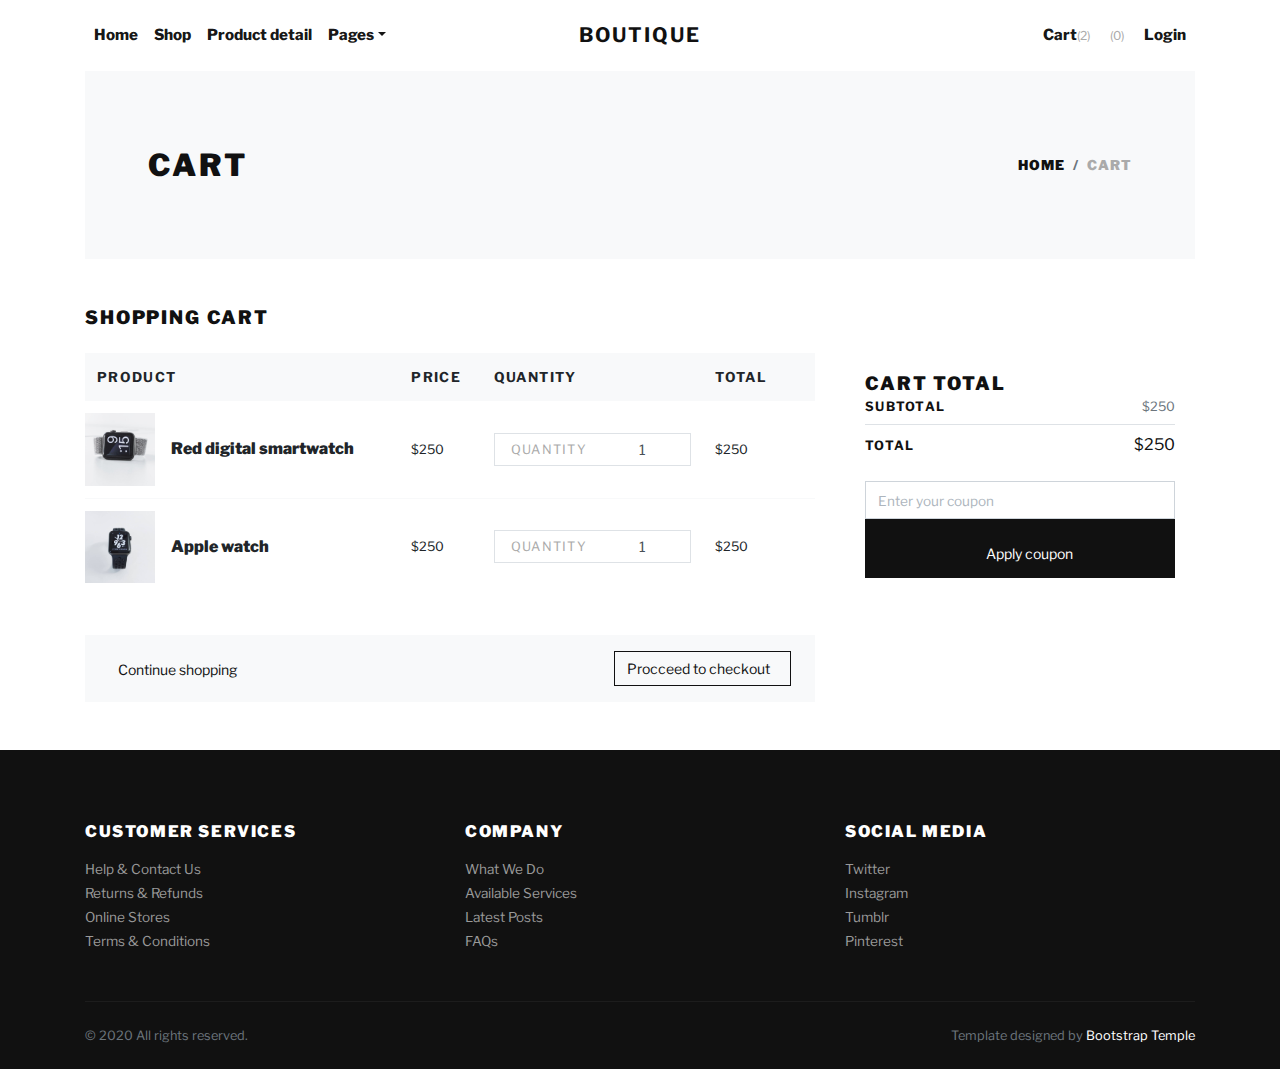
<file: project2/cart.html>
<!DOCTYPE html>
<html>
  <head>
    <meta charset="utf-8">
    <meta http-equiv="X-UA-Compatible" content="IE=edge">
    <title>Boutique | Ecommerce bootstrap template</title>
    <meta name="description" content="">
    <meta name="viewport" content="width=device-width, initial-scale=1">
    <meta name="robots" content="all,follow">
    <!-- Bootstrap CSS-->
    <link rel="stylesheet" href="vendor/bootstrap/css/bootstrap.min.css">
    <!-- Lightbox-->
    <link rel="stylesheet" href="vendor/lightbox2/css/lightbox.min.css">
    <!-- Range slider-->
    <link rel="stylesheet" href="vendor/nouislider/nouislider.min.css">
    <!-- Bootstrap select-->
    <link rel="stylesheet" href="vendor/bootstrap-select/css/bootstrap-select.min.css">
    <!-- Owl Carousel-->
    <link rel="stylesheet" href="vendor/owl.carousel2/assets/owl.carousel.min.css">
    <link rel="stylesheet" href="vendor/owl.carousel2/assets/owl.theme.default.css">
    <!-- Google fonts-->
    <link rel="stylesheet" href="https://fonts.googleapis.com/css2?family=Libre+Franklin:wght@300;400;700&amp;display=swap">
    <link rel="stylesheet" href="https://fonts.googleapis.com/css2?family=Martel+Sans:wght@300;400;800&amp;display=swap">
    <!-- theme stylesheet-->
    <link rel="stylesheet" href="css/style.default.css" id="theme-stylesheet">
    <!-- Custom stylesheet - for your changes-->
    <link rel="stylesheet" href="css/custom.css">
    <!-- Favicon-->
    <link rel="shortcut icon" href="img/favicon.png">
    <!-- Tweaks for older IEs--><!--[if lt IE 9]>
        <script src="https://oss.maxcdn.com/html5shiv/3.7.3/html5shiv.min.js"></script>
        <script src="https://oss.maxcdn.com/respond/1.4.2/respond.min.js"></script><![endif]-->
  </head>
  <body>
    <div class="page-holder">
      <!-- navbar-->
      <header class="header bg-white">
        <div class="container px-0 px-lg-3">
          <nav class="navbar navbar-expand-lg navbar-light py-3 px-lg-0"><a class="navbar-brand" href="index.html"><span class="font-weight-bold text-uppercase text-dark">Boutique</span></a>
            <button class="navbar-toggler navbar-toggler-right" type="button" data-toggle="collapse" data-target="#navbarSupportedContent" aria-controls="navbarSupportedContent" aria-expanded="false" aria-label="Toggle navigation"><span class="navbar-toggler-icon"></span></button>
            <div class="collapse navbar-collapse" id="navbarSupportedContent">
              <ul class="navbar-nav mr-auto">
                <li class="nav-item">
                  <!-- Link--><a class="nav-link" href="index.html">Home</a>
                </li>
                <li class="nav-item">
                  <!-- Link--><a class="nav-link" href="shop.html">Shop</a>
                </li>
                <li class="nav-item">
                  <!-- Link--><a class="nav-link" href="detail.html">Product detail</a>
                </li>
                <li class="nav-item dropdown"><a class="nav-link dropdown-toggle" id="pagesDropdown" href="#" data-toggle="dropdown" aria-haspopup="true" aria-expanded="false">Pages</a>
                  <div class="dropdown-menu mt-3" aria-labelledby="pagesDropdown"><a class="dropdown-item border-0 transition-link" href="index.html">Homepage</a><a class="dropdown-item border-0 transition-link" href="shop.html">Category</a><a class="dropdown-item border-0 transition-link" href="detail.html">Product detail</a><a class="dropdown-item border-0 transition-link" href="cart.html">Shopping cart</a><a class="dropdown-item border-0 transition-link" href="checkout.html">Checkout</a></div>
                </li>
              </ul>
              <ul class="navbar-nav ml-auto">               
                <li class="nav-item"><a class="nav-link" href="cart.html"> <i class="fas fa-dolly-flatbed mr-1 text-gray"></i>Cart<small class="text-gray">(2)</small></a></li>
                <li class="nav-item"><a class="nav-link" href="#"> <i class="far fa-heart mr-1"></i><small class="text-gray"> (0)</small></a></li>
                <li class="nav-item"><a class="nav-link" href="#"> <i class="fas fa-user-alt mr-1 text-gray"></i>Login</a></li>
              </ul>
            </div>
          </nav>
        </div>
      </header>
      <!--  Modal -->
      <div class="modal fade" id="productView" tabindex="-1" role="dialog" aria-hidden="true">
        <div class="modal-dialog modal-lg modal-dialog-centered" role="document">
          <div class="modal-content">
            <div class="modal-body p-0">
              <div class="row align-items-stretch">
                <div class="col-lg-6 p-lg-0"><a class="product-view d-block h-100 bg-cover bg-center" style="background: url(img/product-5.jpg)" href="img/product-5.jpg" data-lightbox="productview" title="Red digital smartwatch"></a><a class="d-none" href="img/product-5-alt-1.jpg" title="Red digital smartwatch" data-lightbox="productview"></a><a class="d-none" href="img/product-5-alt-2.jpg" title="Red digital smartwatch" data-lightbox="productview"></a></div>
                <div class="col-lg-6">
                  <button class="close p-4" type="button" data-dismiss="modal" aria-label="Close"><span aria-hidden="true">×</span></button>
                  <div class="p-5 my-md-4">
                    <ul class="list-inline mb-2">
                      <li class="list-inline-item m-0"><i class="fas fa-star small text-warning"></i></li>
                      <li class="list-inline-item m-0"><i class="fas fa-star small text-warning"></i></li>
                      <li class="list-inline-item m-0"><i class="fas fa-star small text-warning"></i></li>
                      <li class="list-inline-item m-0"><i class="fas fa-star small text-warning"></i></li>
                      <li class="list-inline-item m-0"><i class="fas fa-star small text-warning"></i></li>
                    </ul>
                    <h2 class="h4">Red digital smartwatch</h2>
                    <p class="text-muted">$250</p>
                    <p class="text-small mb-4">Lorem ipsum dolor sit amet, consectetur adipiscing elit. In ut ullamcorper leo, eget euismod orci. Cum sociis natoque penatibus et magnis dis parturient montes nascetur ridiculus mus. Vestibulum ultricies aliquam convallis.</p>
                    <div class="row align-items-stretch mb-4">
                      <div class="col-sm-7 pr-sm-0">
                        <div class="border d-flex align-items-center justify-content-between py-1 px-3"><span class="small text-uppercase text-gray mr-4 no-select">Quantity</span>
                          <div class="quantity">
                            <button class="dec-btn p-0"><i class="fas fa-caret-left"></i></button>
                            <input class="form-control border-0 shadow-0 p-0" type="text" value="1">
                            <button class="inc-btn p-0"><i class="fas fa-caret-right"></i></button>
                          </div>
                        </div>
                      </div>
                      <div class="col-sm-5 pl-sm-0"><a class="btn btn-dark btn-sm btn-block h-100 d-flex align-items-center justify-content-center px-0" href="cart.html">Add to cart</a></div>
                    </div><a class="btn btn-link text-dark p-0" href="#"><i class="far fa-heart mr-2"></i>Add to wish list</a>
                  </div>
                </div>
              </div>
            </div>
          </div>
        </div>
      </div>
      <div class="container">
        <!-- HERO SECTION-->
        <section class="py-5 bg-light">
          <div class="container">
            <div class="row px-4 px-lg-5 py-lg-4 align-items-center">
              <div class="col-lg-6">
                <h1 class="h2 text-uppercase mb-0">Cart</h1>
              </div>
              <div class="col-lg-6 text-lg-right">
                <nav aria-label="breadcrumb">
                  <ol class="breadcrumb justify-content-lg-end mb-0 px-0">
                    <li class="breadcrumb-item"><a href="index.html">Home</a></li>
                    <li class="breadcrumb-item active" aria-current="page">Cart</li>
                  </ol>
                </nav>
              </div>
            </div>
          </div>
        </section>
        <section class="py-5">
          <h2 class="h5 text-uppercase mb-4">Shopping cart</h2>
          <div class="row">
            <div class="col-lg-8 mb-4 mb-lg-0">
              <!-- CART TABLE-->
              <div class="table-responsive mb-4">
                <table class="table">
                  <thead class="bg-light">
                    <tr>
                      <th class="border-0" scope="col"> <strong class="text-small text-uppercase">Product</strong></th>
                      <th class="border-0" scope="col"> <strong class="text-small text-uppercase">Price</strong></th>
                      <th class="border-0" scope="col"> <strong class="text-small text-uppercase">Quantity</strong></th>
                      <th class="border-0" scope="col"> <strong class="text-small text-uppercase">Total</strong></th>
                      <th class="border-0" scope="col"> </th>
                    </tr>
                  </thead>
                  <tbody>
                    <tr>
                      <th class="pl-0 border-0" scope="row">
                        <div class="media align-items-center"><a class="reset-anchor d-block animsition-link" href="detail.html"><img src="img/product-detail-3.jpg" alt="..." width="70"/></a>
                          <div class="media-body ml-3"><strong class="h6"><a class="reset-anchor animsition-link" href="detail.html">Red digital smartwatch</a></strong></div>
                        </div>
                      </th>
                      <td class="align-middle border-0">
                        <p class="mb-0 small">$250</p>
                      </td>
                      <td class="align-middle border-0">
                        <div class="border d-flex align-items-center justify-content-between px-3"><span class="small text-uppercase text-gray headings-font-family">Quantity</span>
                          <div class="quantity">
                            <button class="dec-btn p-0"><i class="fas fa-caret-left"></i></button>
                            <input class="form-control form-control-sm border-0 shadow-0 p-0" type="text" value="1"/>
                            <button class="inc-btn p-0"><i class="fas fa-caret-right"></i></button>
                          </div>
                        </div>
                      </td>
                      <td class="align-middle border-0">
                        <p class="mb-0 small">$250</p>
                      </td>
                      <td class="align-middle border-0"><a class="reset-anchor" href="#"><i class="fas fa-trash-alt small text-muted"></i></a></td>
                    </tr>
                    <tr>
                      <th class="pl-0 border-light" scope="row">
                        <div class="media align-items-center"><a class="reset-anchor d-block animsition-link" href="detail.html"><img src="img/product-detail-2.jpg" alt="..." width="70"/></a>
                          <div class="media-body ml-3"><strong class="h6"><a class="reset-anchor animsition-link" href="detail.html">Apple watch</a></strong></div>
                        </div>
                      </th>
                      <td class="align-middle border-light">
                        <p class="mb-0 small">$250</p>
                      </td>
                      <td class="align-middle border-light">
                        <div class="border d-flex align-items-center justify-content-between px-3"><span class="small text-uppercase text-gray headings-font-family">Quantity</span>
                          <div class="quantity">
                            <button class="dec-btn p-0"><i class="fas fa-caret-left"></i></button>
                            <input class="form-control form-control-sm border-0 shadow-0 p-0" type="text" value="1"/>
                            <button class="inc-btn p-0"><i class="fas fa-caret-right"></i></button>
                          </div>
                        </div>
                      </td>
                      <td class="align-middle border-light">
                        <p class="mb-0 small">$250</p>
                      </td>
                      <td class="align-middle border-light"><a class="reset-anchor" href="#"><i class="fas fa-trash-alt small text-muted"></i></a></td>
                    </tr>
                  </tbody>
                </table>
              </div>
              <!-- CART NAV-->
              <div class="bg-light px-4 py-3">
                <div class="row align-items-center text-center">
                  <div class="col-md-6 mb-3 mb-md-0 text-md-left"><a class="btn btn-link p-0 text-dark btn-sm" href="shop.html"><i class="fas fa-long-arrow-alt-left mr-2"> </i>Continue shopping</a></div>
                  <div class="col-md-6 text-md-right"><a class="btn btn-outline-dark btn-sm" href="checkout.html">Procceed to checkout<i class="fas fa-long-arrow-alt-right ml-2"></i></a></div>
                </div>
              </div>
            </div>
            <!-- ORDER TOTAL-->
            <div class="col-lg-4">
              <div class="card border-0 rounded-0 p-lg-4 bg-light">
                <div class="card-body">
                  <h5 class="text-uppercase mb-4">Cart total</h5>
                  <ul class="list-unstyled mb-0">
                    <li class="d-flex align-items-center justify-content-between"><strong class="text-uppercase small font-weight-bold">Subtotal</strong><span class="text-muted small">$250</span></li>
                    <li class="border-bottom my-2"></li>
                    <li class="d-flex align-items-center justify-content-between mb-4"><strong class="text-uppercase small font-weight-bold">Total</strong><span>$250</span></li>
                    <li>
                      <form action="#">
                        <div class="form-group mb-0">
                          <input class="form-control" type="text" placeholder="Enter your coupon">
                          <button class="btn btn-dark btn-sm btn-block" type="submit"> <i class="fas fa-gift mr-2"></i>Apply coupon</button>
                        </div>
                      </form>
                    </li>
                  </ul>
                </div>
              </div>
            </div>
          </div>
        </section>
      </div>
      <footer class="bg-dark text-white">
        <div class="container py-4">
          <div class="row py-5">
            <div class="col-md-4 mb-3 mb-md-0">
              <h6 class="text-uppercase mb-3">Customer services</h6>
              <ul class="list-unstyled mb-0">
                <li><a class="footer-link" href="#">Help &amp; Contact Us</a></li>
                <li><a class="footer-link" href="#">Returns &amp; Refunds</a></li>
                <li><a class="footer-link" href="#">Online Stores</a></li>
                <li><a class="footer-link" href="#">Terms &amp; Conditions</a></li>
              </ul>
            </div>
            <div class="col-md-4 mb-3 mb-md-0">
              <h6 class="text-uppercase mb-3">Company</h6>
              <ul class="list-unstyled mb-0">
                <li><a class="footer-link" href="#">What We Do</a></li>
                <li><a class="footer-link" href="#">Available Services</a></li>
                <li><a class="footer-link" href="#">Latest Posts</a></li>
                <li><a class="footer-link" href="#">FAQs</a></li>
              </ul>
            </div>
            <div class="col-md-4">
              <h6 class="text-uppercase mb-3">Social media</h6>
              <ul class="list-unstyled mb-0">
                <li><a class="footer-link" href="#">Twitter</a></li>
                <li><a class="footer-link" href="#">Instagram</a></li>
                <li><a class="footer-link" href="#">Tumblr</a></li>
                <li><a class="footer-link" href="#">Pinterest</a></li>
              </ul>
            </div>
          </div>
          <div class="border-top pt-4" style="border-color: #1d1d1d !important">
            <div class="row">
              <div class="col-lg-6">
                <p class="small text-muted mb-0">&copy; 2020 All rights reserved.</p>
              </div>
              <div class="col-lg-6 text-lg-right">
                <p class="small text-muted mb-0">Template designed by <a class="text-white reset-anchor" href="https://bootstraptemple.com/p/bootstrap-ecommerce">Bootstrap Temple</a></p>
              </div>
            </div>
          </div>
        </div>
      </footer>
      <!-- JavaScript files-->
      <script src="vendor/jquery/jquery.min.js"></script>
      <script src="vendor/bootstrap/js/bootstrap.bundle.min.js"></script>
      <script src="vendor/lightbox2/js/lightbox.min.js"></script>
      <script src="vendor/nouislider/nouislider.min.js"></script>
      <script src="vendor/bootstrap-select/js/bootstrap-select.min.js"></script>
      <script src="vendor/owl.carousel2/owl.carousel.min.js"></script>
      <script src="vendor/owl.carousel2.thumbs/owl.carousel2.thumbs.min.js"></script>
      <script src="js/front.js"></script>
      <script>
        // ------------------------------------------------------- //
        //   Inject SVG Sprite - 
        //   see more here 
        //   https://css-tricks.com/ajaxing-svg-sprite/
        // ------------------------------------------------------ //
        function injectSvgSprite(path) {
        
            var ajax = new XMLHttpRequest();
            ajax.open("GET", path, true);
            ajax.send();
            ajax.onload = function(e) {
            var div = document.createElement("div");
            div.className = 'd-none';
            div.innerHTML = ajax.responseText;
            document.body.insertBefore(div, document.body.childNodes[0]);
            }
        }
        // this is set to BootstrapTemple website as you cannot 
        // inject local SVG sprite (using only 'icons/orion-svg-sprite.svg' path)
        // while using file:// protocol
        // pls don't forget to change to your domain :)
        injectSvgSprite('https://bootstraptemple.com/files/icons/orion-svg-sprite.svg'); 
        
      </script>
      <!-- FontAwesome CSS - loading as last, so it doesn't block rendering-->
      <link rel="stylesheet" href="https://use.fontawesome.com/releases/v5.7.1/css/all.css" integrity="sha384-fnmOCqbTlWIlj8LyTjo7mOUStjsKC4pOpQbqyi7RrhN7udi9RwhKkMHpvLbHG9Sr" crossorigin="anonymous">
    </div>
  </body>
</html>
</file>
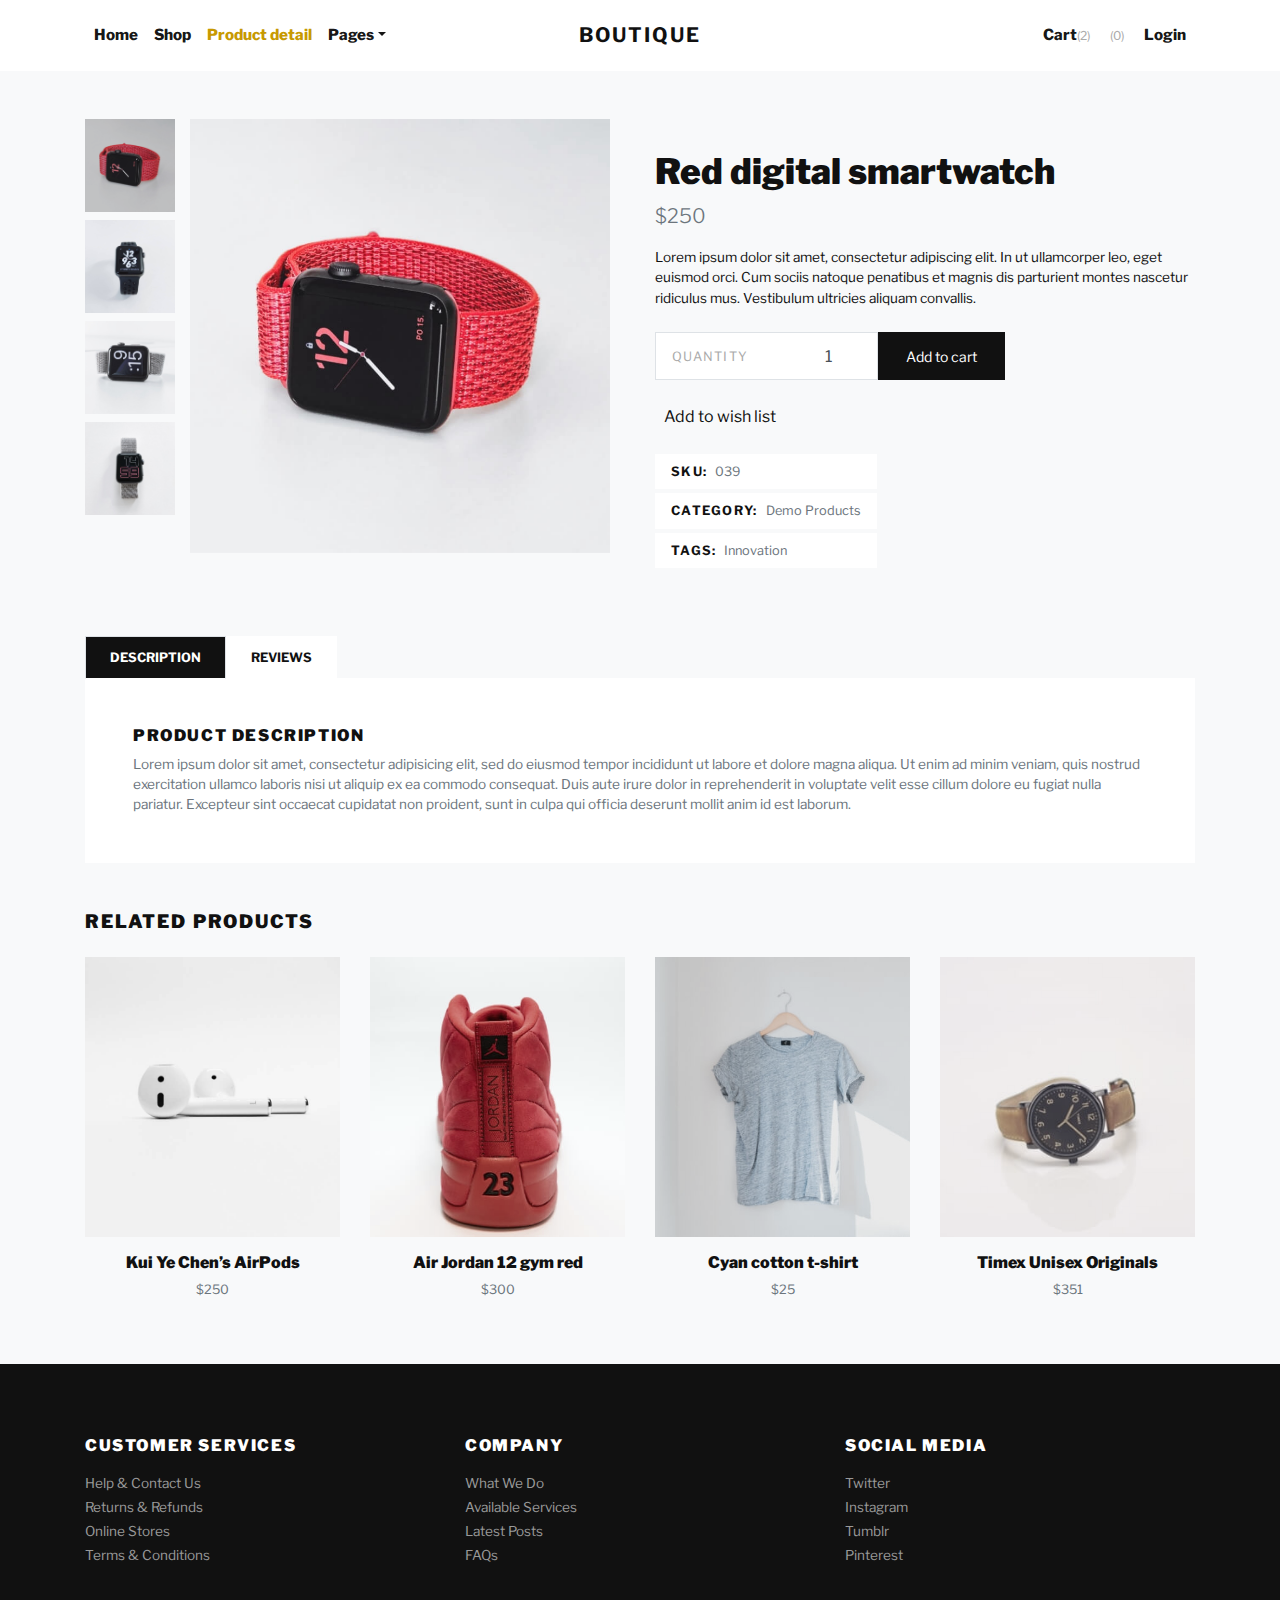
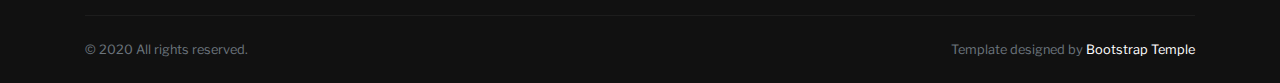
<file: project2/detail.html>
<!DOCTYPE html>
<html>
  <head>
    <meta charset="utf-8">
    <meta http-equiv="X-UA-Compatible" content="IE=edge">
    <title>Boutique | Ecommerce bootstrap template</title>
    <meta name="description" content="">
    <meta name="viewport" content="width=device-width, initial-scale=1">
    <meta name="robots" content="all,follow">
    <!-- Bootstrap CSS-->
    <link rel="stylesheet" href="vendor/bootstrap/css/bootstrap.min.css">
    <!-- Lightbox-->
    <link rel="stylesheet" href="vendor/lightbox2/css/lightbox.min.css">
    <!-- Range slider-->
    <link rel="stylesheet" href="vendor/nouislider/nouislider.min.css">
    <!-- Bootstrap select-->
    <link rel="stylesheet" href="vendor/bootstrap-select/css/bootstrap-select.min.css">
    <!-- Owl Carousel-->
    <link rel="stylesheet" href="vendor/owl.carousel2/assets/owl.carousel.min.css">
    <link rel="stylesheet" href="vendor/owl.carousel2/assets/owl.theme.default.css">
    <!-- Google fonts-->
    <link rel="stylesheet" href="https://fonts.googleapis.com/css2?family=Libre+Franklin:wght@300;400;700&amp;display=swap">
    <link rel="stylesheet" href="https://fonts.googleapis.com/css2?family=Martel+Sans:wght@300;400;800&amp;display=swap">
    <!-- theme stylesheet-->
    <link rel="stylesheet" href="css/style.default.css" id="theme-stylesheet">
    <!-- Custom stylesheet - for your changes-->
    <link rel="stylesheet" href="css/custom.css">
    <!-- Favicon-->
    <link rel="shortcut icon" href="img/favicon.png">
    <!-- Tweaks for older IEs--><!--[if lt IE 9]>
        <script src="https://oss.maxcdn.com/html5shiv/3.7.3/html5shiv.min.js"></script>
        <script src="https://oss.maxcdn.com/respond/1.4.2/respond.min.js"></script><![endif]-->
  </head>
  <body>
    <div class="page-holder bg-light">
      <!-- navbar-->
      <header class="header bg-white">
        <div class="container px-0 px-lg-3">
          <nav class="navbar navbar-expand-lg navbar-light py-3 px-lg-0"><a class="navbar-brand" href="index.html"><span class="font-weight-bold text-uppercase text-dark">Boutique</span></a>
            <button class="navbar-toggler navbar-toggler-right" type="button" data-toggle="collapse" data-target="#navbarSupportedContent" aria-controls="navbarSupportedContent" aria-expanded="false" aria-label="Toggle navigation"><span class="navbar-toggler-icon"></span></button>
            <div class="collapse navbar-collapse" id="navbarSupportedContent">
              <ul class="navbar-nav mr-auto">
                <li class="nav-item">
                  <!-- Link--><a class="nav-link" href="index.html">Home</a>
                </li>
                <li class="nav-item">
                  <!-- Link--><a class="nav-link" href="shop.html">Shop</a>
                </li>
                <li class="nav-item">
                  <!-- Link--><a class="nav-link active" href="detail.html">Product detail</a>
                </li>
                <li class="nav-item dropdown"><a class="nav-link dropdown-toggle" id="pagesDropdown" href="#" data-toggle="dropdown" aria-haspopup="true" aria-expanded="false">Pages</a>
                  <div class="dropdown-menu mt-3" aria-labelledby="pagesDropdown"><a class="dropdown-item border-0 transition-link" href="index.html">Homepage</a><a class="dropdown-item border-0 transition-link" href="shop.html">Category</a><a class="dropdown-item border-0 transition-link" href="detail.html">Product detail</a><a class="dropdown-item border-0 transition-link" href="cart.html">Shopping cart</a><a class="dropdown-item border-0 transition-link" href="checkout.html">Checkout</a></div>
                </li>
              </ul>
              <ul class="navbar-nav ml-auto">               
                <li class="nav-item"><a class="nav-link" href="cart.html"> <i class="fas fa-dolly-flatbed mr-1 text-gray"></i>Cart<small class="text-gray">(2)</small></a></li>
                <li class="nav-item"><a class="nav-link" href="#"> <i class="far fa-heart mr-1"></i><small class="text-gray"> (0)</small></a></li>
                <li class="nav-item"><a class="nav-link" href="#"> <i class="fas fa-user-alt mr-1 text-gray"></i>Login</a></li>
              </ul>
            </div>
          </nav>
        </div>
      </header>
      <!--  Modal -->
      <div class="modal fade" id="productView" tabindex="-1" role="dialog" aria-hidden="true">
        <div class="modal-dialog modal-lg modal-dialog-centered" role="document">
          <div class="modal-content">
            <div class="modal-body p-0">
              <div class="row align-items-stretch">
                <div class="col-lg-6 p-lg-0"><a class="product-view d-block h-100 bg-cover bg-center" style="background: url(img/product-5.jpg)" href="img/product-5.jpg" data-lightbox="productview" title="Red digital smartwatch"></a><a class="d-none" href="img/product-5-alt-1.jpg" title="Red digital smartwatch" data-lightbox="productview"></a><a class="d-none" href="img/product-5-alt-2.jpg" title="Red digital smartwatch" data-lightbox="productview"></a></div>
                <div class="col-lg-6">
                  <button class="close p-4" type="button" data-dismiss="modal" aria-label="Close"><span aria-hidden="true">×</span></button>
                  <div class="p-5 my-md-4">
                    <ul class="list-inline mb-2">
                      <li class="list-inline-item m-0"><i class="fas fa-star small text-warning"></i></li>
                      <li class="list-inline-item m-0"><i class="fas fa-star small text-warning"></i></li>
                      <li class="list-inline-item m-0"><i class="fas fa-star small text-warning"></i></li>
                      <li class="list-inline-item m-0"><i class="fas fa-star small text-warning"></i></li>
                      <li class="list-inline-item m-0"><i class="fas fa-star small text-warning"></i></li>
                    </ul>
                    <h2 class="h4">Red digital smartwatch</h2>
                    <p class="text-muted">$250</p>
                    <p class="text-small mb-4">Lorem ipsum dolor sit amet, consectetur adipiscing elit. In ut ullamcorper leo, eget euismod orci. Cum sociis natoque penatibus et magnis dis parturient montes nascetur ridiculus mus. Vestibulum ultricies aliquam convallis.</p>
                    <div class="row align-items-stretch mb-4">
                      <div class="col-sm-7 pr-sm-0">
                        <div class="border d-flex align-items-center justify-content-between py-1 px-3"><span class="small text-uppercase text-gray mr-4 no-select">Quantity</span>
                          <div class="quantity">
                            <button class="dec-btn p-0"><i class="fas fa-caret-left"></i></button>
                            <input class="form-control border-0 shadow-0 p-0" type="text" value="1">
                            <button class="inc-btn p-0"><i class="fas fa-caret-right"></i></button>
                          </div>
                        </div>
                      </div>
                      <div class="col-sm-5 pl-sm-0"><a class="btn btn-dark btn-sm btn-block h-100 d-flex align-items-center justify-content-center px-0" href="cart.html">Add to cart</a></div>
                    </div><a class="btn btn-link text-dark p-0" href="#"><i class="far fa-heart mr-2"></i>Add to wish list</a>
                  </div>
                </div>
              </div>
            </div>
          </div>
        </div>
      </div>
      <section class="py-5">
        <div class="container">
          <div class="row mb-5">
            <div class="col-lg-6">
              <!-- PRODUCT SLIDER-->
              <div class="row m-sm-0">
                <div class="col-sm-2 p-sm-0 order-2 order-sm-1 mt-2 mt-sm-0">
                  <div class="owl-thumbs d-flex flex-row flex-sm-column" data-slider-id="1">
                    <div class="owl-thumb-item flex-fill mb-2 mr-2 mr-sm-0"><img class="w-100" src="img/product-detail-1.jpg" alt="..."></div>
                    <div class="owl-thumb-item flex-fill mb-2 mr-2 mr-sm-0"><img class="w-100" src="img/product-detail-2.jpg" alt="..."></div>
                    <div class="owl-thumb-item flex-fill mb-2 mr-2 mr-sm-0"><img class="w-100" src="img/product-detail-3.jpg" alt="..."></div>
                    <div class="owl-thumb-item flex-fill mb-2"><img class="w-100" src="img/product-detail-4.jpg" alt="..."></div>
                  </div>
                </div>
                <div class="col-sm-10 order-1 order-sm-2">
                  <div class="owl-carousel product-slider" data-slider-id="1"><a class="d-block" href="img/product-detail-1.jpg" data-lightbox="product" title="Product item 1"><img class="img-fluid" src="img/product-detail-1.jpg" alt="..."></a><a class="d-block" href="img/product-detail-2.jpg" data-lightbox="product" title="Product item 2"><img class="img-fluid" src="img/product-detail-2.jpg" alt="..."></a><a class="d-block" href="img/product-detail-3.jpg" data-lightbox="product" title="Product item 3"><img class="img-fluid" src="img/product-detail-3.jpg" alt="..."></a><a class="d-block" href="img/product-detail-4.jpg" data-lightbox="product" title="Product item 4"><img class="img-fluid" src="img/product-detail-4.jpg" alt="..."></a></div>
                </div>
              </div>
            </div>
            <!-- PRODUCT DETAILS-->
            <div class="col-lg-6">
              <ul class="list-inline mb-2">
                <li class="list-inline-item m-0"><i class="fas fa-star small text-warning"></i></li>
                <li class="list-inline-item m-0"><i class="fas fa-star small text-warning"></i></li>
                <li class="list-inline-item m-0"><i class="fas fa-star small text-warning"></i></li>
                <li class="list-inline-item m-0"><i class="fas fa-star small text-warning"></i></li>
                <li class="list-inline-item m-0"><i class="fas fa-star small text-warning"></i></li>
              </ul>
              <h1>Red digital smartwatch</h1>
              <p class="text-muted lead">$250</p>
              <p class="text-small mb-4">Lorem ipsum dolor sit amet, consectetur adipiscing elit. In ut ullamcorper leo, eget euismod orci. Cum sociis natoque penatibus et magnis dis parturient montes nascetur ridiculus mus. Vestibulum ultricies aliquam convallis.</p>
              <div class="row align-items-stretch mb-4">
                <div class="col-sm-5 pr-sm-0">
                  <div class="border d-flex align-items-center justify-content-between py-1 px-3 bg-white border-white"><span class="small text-uppercase text-gray mr-4 no-select">Quantity</span>
                    <div class="quantity">
                      <button class="dec-btn p-0"><i class="fas fa-caret-left"></i></button>
                      <input class="form-control border-0 shadow-0 p-0" type="text" value="1">
                      <button class="inc-btn p-0"><i class="fas fa-caret-right"></i></button>
                    </div>
                  </div>
                </div>
                <div class="col-sm-3 pl-sm-0"><a class="btn btn-dark btn-sm btn-block h-100 d-flex align-items-center justify-content-center px-0" href="cart.html">Add to cart</a></div>
              </div><a class="btn btn-link text-dark p-0 mb-4" href="#"><i class="far fa-heart mr-2"></i>Add to wish list</a><br>
              <ul class="list-unstyled small d-inline-block">
                <li class="px-3 py-2 mb-1 bg-white"><strong class="text-uppercase">SKU:</strong><span class="ml-2 text-muted">039</span></li>
                <li class="px-3 py-2 mb-1 bg-white text-muted"><strong class="text-uppercase text-dark">Category:</strong><a class="reset-anchor ml-2" href="#">Demo Products</a></li>
                <li class="px-3 py-2 mb-1 bg-white text-muted"><strong class="text-uppercase text-dark">Tags:</strong><a class="reset-anchor ml-2" href="#">Innovation</a></li>
              </ul>
            </div>
          </div>
          <!-- DETAILS TABS-->
          <ul class="nav nav-tabs border-0" id="myTab" role="tablist">
            <li class="nav-item"><a class="nav-link active" id="description-tab" data-toggle="tab" href="#description" role="tab" aria-controls="description" aria-selected="true">Description</a></li>
            <li class="nav-item"><a class="nav-link" id="reviews-tab" data-toggle="tab" href="#reviews" role="tab" aria-controls="reviews" aria-selected="false">Reviews</a></li>
          </ul>
          <div class="tab-content mb-5" id="myTabContent">
            <div class="tab-pane fade show active" id="description" role="tabpanel" aria-labelledby="description-tab">
              <div class="p-4 p-lg-5 bg-white">
                <h6 class="text-uppercase">Product description </h6>
                <p class="text-muted text-small mb-0">Lorem ipsum dolor sit amet, consectetur adipisicing elit, sed do eiusmod tempor incididunt ut labore et dolore magna aliqua. Ut enim ad minim veniam, quis nostrud exercitation ullamco laboris nisi ut aliquip ex ea commodo consequat. Duis aute irure dolor in reprehenderit in voluptate velit esse cillum dolore eu fugiat nulla pariatur. Excepteur sint occaecat cupidatat non proident, sunt in culpa qui officia deserunt mollit anim id est laborum.</p>
              </div>
            </div>
            <div class="tab-pane fade" id="reviews" role="tabpanel" aria-labelledby="reviews-tab">
              <div class="p-4 p-lg-5 bg-white">
                <div class="row">
                  <div class="col-lg-8">
                    <div class="media mb-3"><img class="rounded-circle" src="img/customer-1.png" alt="" width="50">
                      <div class="media-body ml-3">
                        <h6 class="mb-0 text-uppercase">Jason Doe</h6>
                        <p class="small text-muted mb-0 text-uppercase">20 May 2020</p>
                        <ul class="list-inline mb-1 text-xs">
                          <li class="list-inline-item m-0"><i class="fas fa-star text-warning"></i></li>
                          <li class="list-inline-item m-0"><i class="fas fa-star text-warning"></i></li>
                          <li class="list-inline-item m-0"><i class="fas fa-star text-warning"></i></li>
                          <li class="list-inline-item m-0"><i class="fas fa-star text-warning"></i></li>
                          <li class="list-inline-item m-0"><i class="fas fa-star-half-alt text-warning"></i></li>
                        </ul>
                        <p class="text-small mb-0 text-muted">Lorem ipsum dolor sit amet, consectetur adipisicing elit, sed do eiusmod tempor incididunt ut labore et dolore magna aliqua.</p>
                      </div>
                    </div>
                    <div class="media"><img class="rounded-circle" src="img/customer-2.png" alt="" width="50">
                      <div class="media-body ml-3">
                        <h6 class="mb-0 text-uppercase">Jason Doe</h6>
                        <p class="small text-muted mb-0 text-uppercase">20 May 2020</p>
                        <ul class="list-inline mb-1 text-xs">
                          <li class="list-inline-item m-0"><i class="fas fa-star text-warning"></i></li>
                          <li class="list-inline-item m-0"><i class="fas fa-star text-warning"></i></li>
                          <li class="list-inline-item m-0"><i class="fas fa-star text-warning"></i></li>
                          <li class="list-inline-item m-0"><i class="fas fa-star text-warning"></i></li>
                          <li class="list-inline-item m-0"><i class="fas fa-star-half-alt text-warning"></i></li>
                        </ul>
                        <p class="text-small mb-0 text-muted">Lorem ipsum dolor sit amet, consectetur adipisicing elit, sed do eiusmod tempor incididunt ut labore et dolore magna aliqua.</p>
                      </div>
                    </div>
                  </div>
                </div>
              </div>
            </div>
          </div>
          <!-- RELATED PRODUCTS-->
          <h2 class="h5 text-uppercase mb-4">Related products</h2>
          <div class="row">
            <!-- PRODUCT-->
            <div class="col-lg-3 col-sm-6">
              <div class="product text-center skel-loader">
                <div class="d-block mb-3 position-relative"><a class="d-block" href="detail.html"><img class="img-fluid w-100" src="img/product-1.jpg" alt="..."></a>
                  <div class="product-overlay">
                    <ul class="mb-0 list-inline">
                      <li class="list-inline-item m-0 p-0"><a class="btn btn-sm btn-outline-dark" href="#"><i class="far fa-heart"></i></a></li>
                      <li class="list-inline-item m-0 p-0"><a class="btn btn-sm btn-dark" href="#">Add to cart</a></li>
                      <li class="list-inline-item mr-0"><a class="btn btn-sm btn-outline-dark" href="#productView" data-toggle="modal"><i class="fas fa-expand"></i></a></li>
                    </ul>
                  </div>
                </div>
                <h6> <a class="reset-anchor" href="detail.html">Kui Ye Chen’s AirPods</a></h6>
                <p class="small text-muted">$250</p>
              </div>
            </div>
            <!-- PRODUCT-->
            <div class="col-lg-3 col-sm-6">
              <div class="product text-center skel-loader">
                <div class="d-block mb-3 position-relative"><a class="d-block" href="detail.html"><img class="img-fluid w-100" src="img/product-2.jpg" alt="..."></a>
                  <div class="product-overlay">
                    <ul class="mb-0 list-inline">
                      <li class="list-inline-item m-0 p-0"><a class="btn btn-sm btn-outline-dark" href="#"><i class="far fa-heart"></i></a></li>
                      <li class="list-inline-item m-0 p-0"><a class="btn btn-sm btn-dark" href="#">Add to cart</a></li>
                      <li class="list-inline-item mr-0"><a class="btn btn-sm btn-outline-dark" href="#productView" data-toggle="modal"><i class="fas fa-expand"></i></a></li>
                    </ul>
                  </div>
                </div>
                <h6> <a class="reset-anchor" href="detail.html">Air Jordan 12 gym red</a></h6>
                <p class="small text-muted">$300</p>
              </div>
            </div>
            <!-- PRODUCT-->
            <div class="col-lg-3 col-sm-6">
              <div class="product text-center skel-loader">
                <div class="d-block mb-3 position-relative"><a class="d-block" href="detail.html"><img class="img-fluid w-100" src="img/product-3.jpg" alt="..."></a>
                  <div class="product-overlay">
                    <ul class="mb-0 list-inline">
                      <li class="list-inline-item m-0 p-0"><a class="btn btn-sm btn-outline-dark" href="#"><i class="far fa-heart"></i></a></li>
                      <li class="list-inline-item m-0 p-0"><a class="btn btn-sm btn-dark" href="#">Add to cart</a></li>
                      <li class="list-inline-item mr-0"><a class="btn btn-sm btn-outline-dark" href="#productView" data-toggle="modal"><i class="fas fa-expand"></i></a></li>
                    </ul>
                  </div>
                </div>
                <h6> <a class="reset-anchor" href="detail.html">Cyan cotton t-shirt</a></h6>
                <p class="small text-muted">$25</p>
              </div>
            </div>
            <!-- PRODUCT-->
            <div class="col-lg-3 col-sm-6">
              <div class="product text-center skel-loader">
                <div class="d-block mb-3 position-relative"><a class="d-block" href="detail.html"><img class="img-fluid w-100" src="img/product-4.jpg" alt="..."></a>
                  <div class="product-overlay">
                    <ul class="mb-0 list-inline">
                      <li class="list-inline-item m-0 p-0"><a class="btn btn-sm btn-outline-dark" href="#"><i class="far fa-heart"></i></a></li>
                      <li class="list-inline-item m-0 p-0"><a class="btn btn-sm btn-dark" href="#">Add to cart</a></li>
                      <li class="list-inline-item mr-0"><a class="btn btn-sm btn-outline-dark" href="#productView" data-toggle="modal"><i class="fas fa-expand"></i></a></li>
                    </ul>
                  </div>
                </div>
                <h6> <a class="reset-anchor" href="detail.html">Timex Unisex Originals</a></h6>
                <p class="small text-muted">$351</p>
              </div>
            </div>
          </div>
        </div>
      </section>
      <footer class="bg-dark text-white">
        <div class="container py-4">
          <div class="row py-5">
            <div class="col-md-4 mb-3 mb-md-0">
              <h6 class="text-uppercase mb-3">Customer services</h6>
              <ul class="list-unstyled mb-0">
                <li><a class="footer-link" href="#">Help &amp; Contact Us</a></li>
                <li><a class="footer-link" href="#">Returns &amp; Refunds</a></li>
                <li><a class="footer-link" href="#">Online Stores</a></li>
                <li><a class="footer-link" href="#">Terms &amp; Conditions</a></li>
              </ul>
            </div>
            <div class="col-md-4 mb-3 mb-md-0">
              <h6 class="text-uppercase mb-3">Company</h6>
              <ul class="list-unstyled mb-0">
                <li><a class="footer-link" href="#">What We Do</a></li>
                <li><a class="footer-link" href="#">Available Services</a></li>
                <li><a class="footer-link" href="#">Latest Posts</a></li>
                <li><a class="footer-link" href="#">FAQs</a></li>
              </ul>
            </div>
            <div class="col-md-4">
              <h6 class="text-uppercase mb-3">Social media</h6>
              <ul class="list-unstyled mb-0">
                <li><a class="footer-link" href="#">Twitter</a></li>
                <li><a class="footer-link" href="#">Instagram</a></li>
                <li><a class="footer-link" href="#">Tumblr</a></li>
                <li><a class="footer-link" href="#">Pinterest</a></li>
              </ul>
            </div>
          </div>
          <div class="border-top pt-4" style="border-color: #1d1d1d !important">
            <div class="row">
              <div class="col-lg-6">
                <p class="small text-muted mb-0">&copy; 2020 All rights reserved.</p>
              </div>
              <div class="col-lg-6 text-lg-right">
                <p class="small text-muted mb-0">Template designed by <a class="text-white reset-anchor" href="https://bootstraptemple.com/p/bootstrap-ecommerce">Bootstrap Temple</a></p>
              </div>
            </div>
          </div>
        </div>
      </footer>
      <!-- JavaScript files-->
      <script src="vendor/jquery/jquery.min.js"></script>
      <script src="vendor/bootstrap/js/bootstrap.bundle.min.js"></script>
      <script src="vendor/lightbox2/js/lightbox.min.js"></script>
      <script src="vendor/nouislider/nouislider.min.js"></script>
      <script src="vendor/bootstrap-select/js/bootstrap-select.min.js"></script>
      <script src="vendor/owl.carousel2/owl.carousel.min.js"></script>
      <script src="vendor/owl.carousel2.thumbs/owl.carousel2.thumbs.min.js"></script>
      <script src="js/front.js"></script>
      <script>
        // ------------------------------------------------------- //
        //   Inject SVG Sprite - 
        //   see more here 
        //   https://css-tricks.com/ajaxing-svg-sprite/
        // ------------------------------------------------------ //
        function injectSvgSprite(path) {
        
            var ajax = new XMLHttpRequest();
            ajax.open("GET", path, true);
            ajax.send();
            ajax.onload = function(e) {
            var div = document.createElement("div");
            div.className = 'd-none';
            div.innerHTML = ajax.responseText;
            document.body.insertBefore(div, document.body.childNodes[0]);
            }
        }
        // this is set to BootstrapTemple website as you cannot 
        // inject local SVG sprite (using only 'icons/orion-svg-sprite.svg' path)
        // while using file:// protocol
        // pls don't forget to change to your domain :)
        injectSvgSprite('https://bootstraptemple.com/files/icons/orion-svg-sprite.svg'); 
        
      </script>
      <!-- FontAwesome CSS - loading as last, so it doesn't block rendering-->
      <link rel="stylesheet" href="https://use.fontawesome.com/releases/v5.7.1/css/all.css" integrity="sha384-fnmOCqbTlWIlj8LyTjo7mOUStjsKC4pOpQbqyi7RrhN7udi9RwhKkMHpvLbHG9Sr" crossorigin="anonymous">
    </div>
  </body>
</html>
</file>
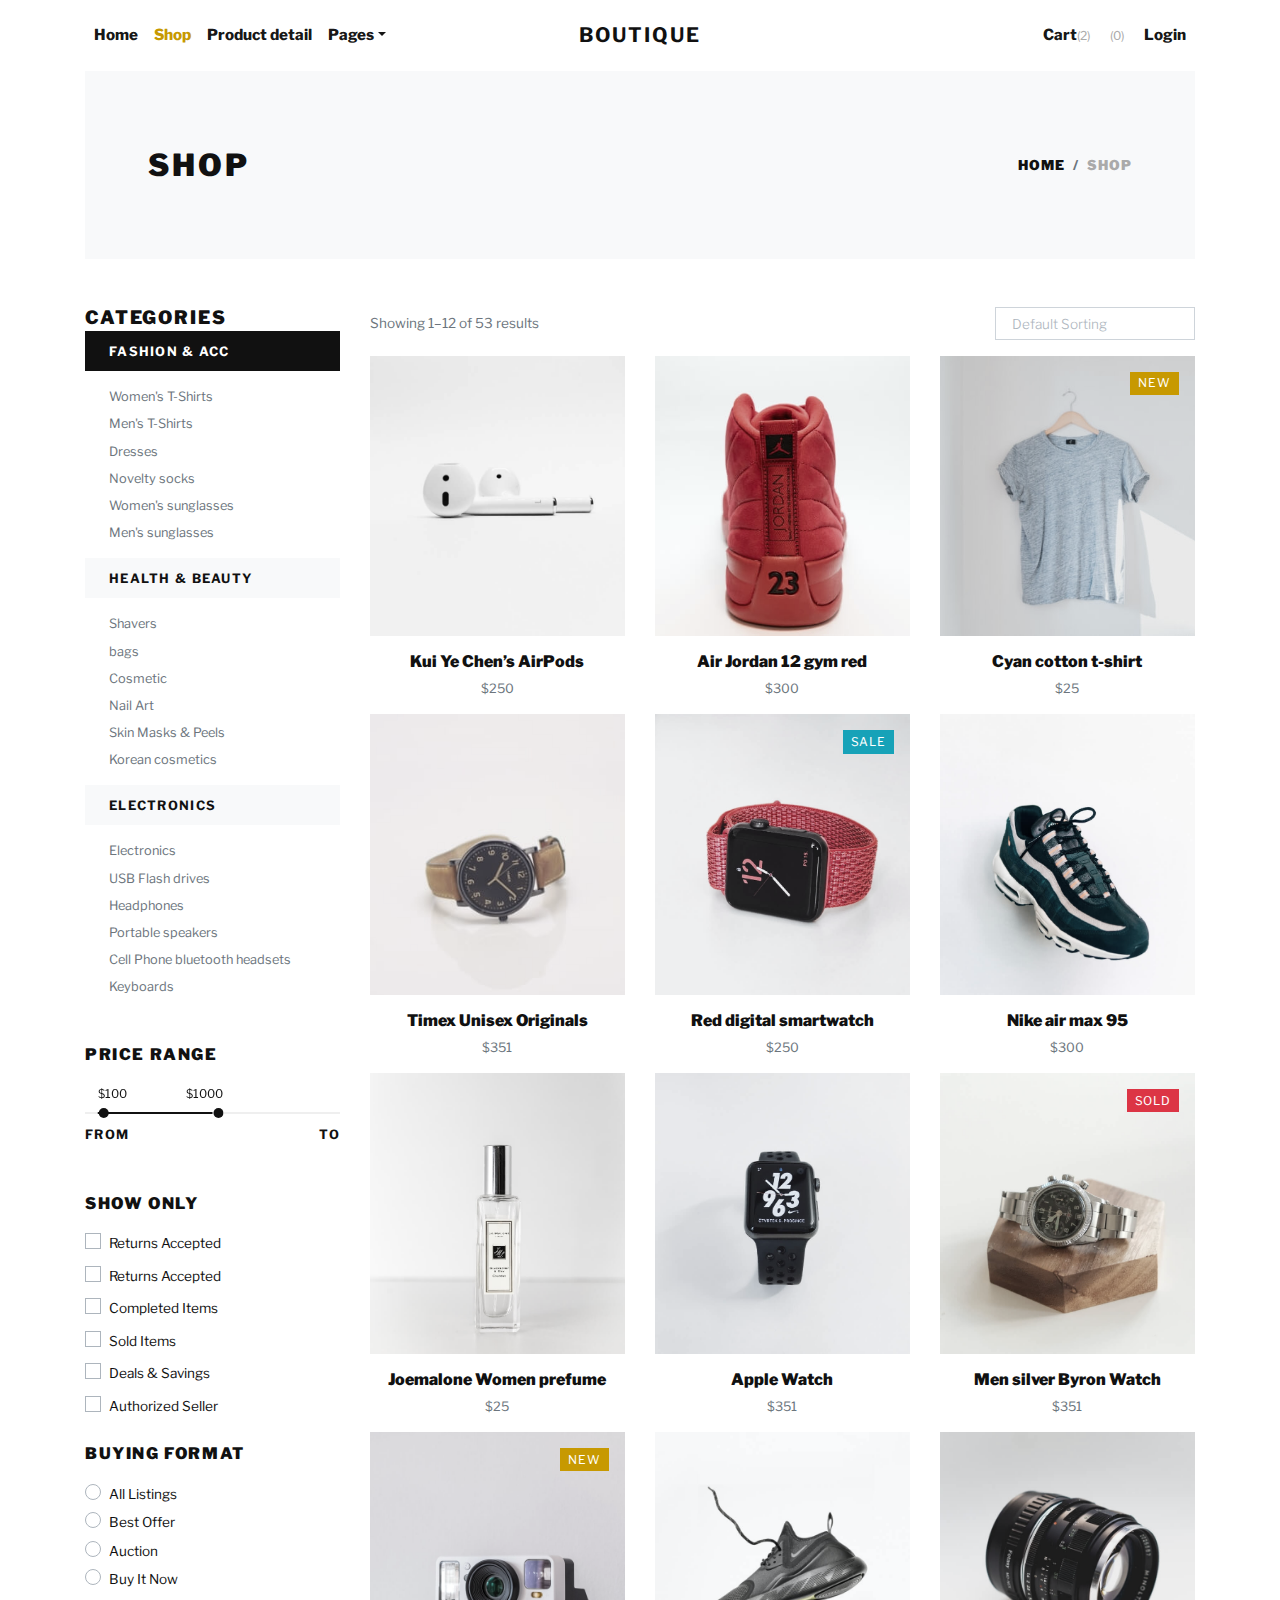
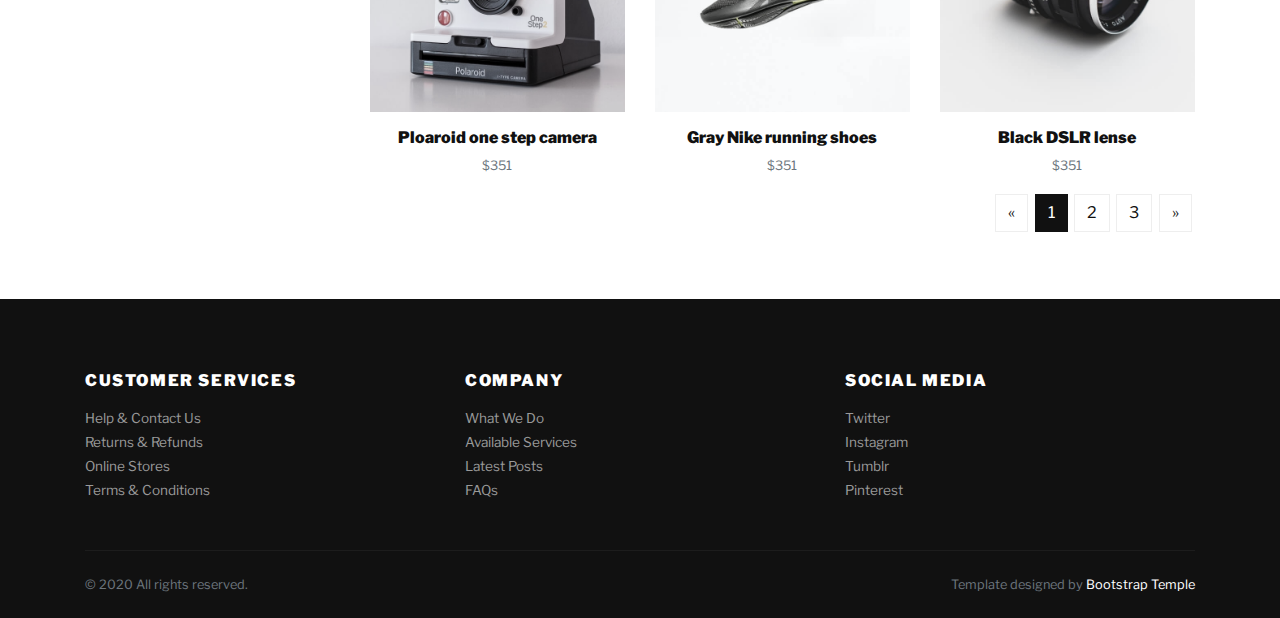
<file: project2/shop.html>
<!DOCTYPE html>
<html>
  <head>
    <meta charset="utf-8">
    <meta http-equiv="X-UA-Compatible" content="IE=edge">
    <title>Boutique | Ecommerce bootstrap template</title>
    <meta name="description" content="">
    <meta name="viewport" content="width=device-width, initial-scale=1">
    <meta name="robots" content="all,follow">
    <!-- Bootstrap CSS-->
    <link rel="stylesheet" href="vendor/bootstrap/css/bootstrap.min.css">
    <!-- Lightbox-->
    <link rel="stylesheet" href="vendor/lightbox2/css/lightbox.min.css">
    <!-- Range slider-->
    <link rel="stylesheet" href="vendor/nouislider/nouislider.min.css">
    <!-- Bootstrap select-->
    <link rel="stylesheet" href="vendor/bootstrap-select/css/bootstrap-select.min.css">
    <!-- Owl Carousel-->
    <link rel="stylesheet" href="vendor/owl.carousel2/assets/owl.carousel.min.css">
    <link rel="stylesheet" href="vendor/owl.carousel2/assets/owl.theme.default.css">
    <!-- Google fonts-->
    <link rel="stylesheet" href="https://fonts.googleapis.com/css2?family=Libre+Franklin:wght@300;400;700&amp;display=swap">
    <link rel="stylesheet" href="https://fonts.googleapis.com/css2?family=Martel+Sans:wght@300;400;800&amp;display=swap">
    <!-- theme stylesheet-->
    <link rel="stylesheet" href="css/style.default.css" id="theme-stylesheet">
    <!-- Custom stylesheet - for your changes-->
    <link rel="stylesheet" href="css/custom.css">
    <!-- Favicon-->
    <link rel="shortcut icon" href="img/favicon.png">
    <!-- Tweaks for older IEs--><!--[if lt IE 9]>
        <script src="https://oss.maxcdn.com/html5shiv/3.7.3/html5shiv.min.js"></script>
        <script src="https://oss.maxcdn.com/respond/1.4.2/respond.min.js"></script><![endif]-->
  </head>
  <body>
    <div class="page-holder">
      <!-- navbar-->
      <header class="header bg-white">
        <div class="container px-0 px-lg-3">
          <nav class="navbar navbar-expand-lg navbar-light py-3 px-lg-0"><a class="navbar-brand" href="index.html"><span class="font-weight-bold text-uppercase text-dark">Boutique</span></a>
            <button class="navbar-toggler navbar-toggler-right" type="button" data-toggle="collapse" data-target="#navbarSupportedContent" aria-controls="navbarSupportedContent" aria-expanded="false" aria-label="Toggle navigation"><span class="navbar-toggler-icon"></span></button>
            <div class="collapse navbar-collapse" id="navbarSupportedContent">
              <ul class="navbar-nav mr-auto">
                <li class="nav-item">
                  <!-- Link--><a class="nav-link" href="index.html">Home</a>
                </li>
                <li class="nav-item">
                  <!-- Link--><a class="nav-link active" href="shop.html">Shop</a>
                </li>
                <li class="nav-item">
                  <!-- Link--><a class="nav-link" href="detail.html">Product detail</a>
                </li>
                <li class="nav-item dropdown"><a class="nav-link dropdown-toggle" id="pagesDropdown" href="#" data-toggle="dropdown" aria-haspopup="true" aria-expanded="false">Pages</a>
                  <div class="dropdown-menu mt-3" aria-labelledby="pagesDropdown"><a class="dropdown-item border-0 transition-link" href="index.html">Homepage</a><a class="dropdown-item border-0 transition-link" href="shop.html">Category</a><a class="dropdown-item border-0 transition-link" href="detail.html">Product detail</a><a class="dropdown-item border-0 transition-link" href="cart.html">Shopping cart</a><a class="dropdown-item border-0 transition-link" href="checkout.html">Checkout</a></div>
                </li>
              </ul>
              <ul class="navbar-nav ml-auto">               
                <li class="nav-item"><a class="nav-link" href="cart.html"> <i class="fas fa-dolly-flatbed mr-1 text-gray"></i>Cart<small class="text-gray">(2)</small></a></li>
                <li class="nav-item"><a class="nav-link" href="#"> <i class="far fa-heart mr-1"></i><small class="text-gray"> (0)</small></a></li>
                <li class="nav-item"><a class="nav-link" href="#"> <i class="fas fa-user-alt mr-1 text-gray"></i>Login</a></li>
              </ul>
            </div>
          </nav>
        </div>
      </header>
      <!--  Modal -->
      <div class="modal fade" id="productView" tabindex="-1" role="dialog" aria-hidden="true">
        <div class="modal-dialog modal-lg modal-dialog-centered" role="document">
          <div class="modal-content">
            <div class="modal-body p-0">
              <div class="row align-items-stretch">
                <div class="col-lg-6 p-lg-0"><a class="product-view d-block h-100 bg-cover bg-center" style="background: url(img/product-5.jpg)" href="img/product-5.jpg" data-lightbox="productview" title="Red digital smartwatch"></a><a class="d-none" href="img/product-5-alt-1.jpg" title="Red digital smartwatch" data-lightbox="productview"></a><a class="d-none" href="img/product-5-alt-2.jpg" title="Red digital smartwatch" data-lightbox="productview"></a></div>
                <div class="col-lg-6">
                  <button class="close p-4" type="button" data-dismiss="modal" aria-label="Close"><span aria-hidden="true">×</span></button>
                  <div class="p-5 my-md-4">
                    <ul class="list-inline mb-2">
                      <li class="list-inline-item m-0"><i class="fas fa-star small text-warning"></i></li>
                      <li class="list-inline-item m-0"><i class="fas fa-star small text-warning"></i></li>
                      <li class="list-inline-item m-0"><i class="fas fa-star small text-warning"></i></li>
                      <li class="list-inline-item m-0"><i class="fas fa-star small text-warning"></i></li>
                      <li class="list-inline-item m-0"><i class="fas fa-star small text-warning"></i></li>
                    </ul>
                    <h2 class="h4">Red digital smartwatch</h2>
                    <p class="text-muted">$250</p>
                    <p class="text-small mb-4">Lorem ipsum dolor sit amet, consectetur adipiscing elit. In ut ullamcorper leo, eget euismod orci. Cum sociis natoque penatibus et magnis dis parturient montes nascetur ridiculus mus. Vestibulum ultricies aliquam convallis.</p>
                    <div class="row align-items-stretch mb-4">
                      <div class="col-sm-7 pr-sm-0">
                        <div class="border d-flex align-items-center justify-content-between py-1 px-3"><span class="small text-uppercase text-gray mr-4 no-select">Quantity</span>
                          <div class="quantity">
                            <button class="dec-btn p-0"><i class="fas fa-caret-left"></i></button>
                            <input class="form-control border-0 shadow-0 p-0" type="text" value="1">
                            <button class="inc-btn p-0"><i class="fas fa-caret-right"></i></button>
                          </div>
                        </div>
                      </div>
                      <div class="col-sm-5 pl-sm-0"><a class="btn btn-dark btn-sm btn-block h-100 d-flex align-items-center justify-content-center px-0" href="cart.html">Add to cart</a></div>
                    </div><a class="btn btn-link text-dark p-0" href="#"><i class="far fa-heart mr-2"></i>Add to wish list</a>
                  </div>
                </div>
              </div>
            </div>
          </div>
        </div>
      </div>
      <div class="container">
        <!-- HERO SECTION-->
        <section class="py-5 bg-light">
          <div class="container">
            <div class="row px-4 px-lg-5 py-lg-4 align-items-center">
              <div class="col-lg-6">
                <h1 class="h2 text-uppercase mb-0">Shop</h1>
              </div>
              <div class="col-lg-6 text-lg-right">
                <nav aria-label="breadcrumb">
                  <ol class="breadcrumb justify-content-lg-end mb-0 px-0">
                    <li class="breadcrumb-item"><a href="index.html">Home</a></li>
                    <li class="breadcrumb-item active" aria-current="page">Shop</li>
                  </ol>
                </nav>
              </div>
            </div>
          </div>
        </section>
        <section class="py-5">
          <div class="container p-0">
            <div class="row">
              <!-- SHOP SIDEBAR-->
              <div class="col-lg-3 order-2 order-lg-1">
                <h5 class="text-uppercase mb-4">Categories</h5>
                <div class="py-2 px-4 bg-dark text-white mb-3"><strong class="small text-uppercase font-weight-bold">Fashion &amp; Acc</strong></div>
                <ul class="list-unstyled small text-muted pl-lg-4 font-weight-normal">
                  <li class="mb-2"><a class="reset-anchor" href="#">Women's T-Shirts</a></li>
                  <li class="mb-2"><a class="reset-anchor" href="#">Men's T-Shirts</a></li>
                  <li class="mb-2"><a class="reset-anchor" href="#">Dresses</a></li>
                  <li class="mb-2"><a class="reset-anchor" href="#">Novelty socks</a></li>
                  <li class="mb-2"><a class="reset-anchor" href="#">Women's sunglasses</a></li>
                  <li class="mb-2"><a class="reset-anchor" href="#">Men's sunglasses</a></li>
                </ul>
                <div class="py-2 px-4 bg-light mb-3"><strong class="small text-uppercase font-weight-bold">Health &amp; Beauty</strong></div>
                <ul class="list-unstyled small text-muted pl-lg-4 font-weight-normal">
                  <li class="mb-2"><a class="reset-anchor" href="#">Shavers</a></li>
                  <li class="mb-2"><a class="reset-anchor" href="#">bags</a></li>
                  <li class="mb-2"><a class="reset-anchor" href="#">Cosmetic</a></li>
                  <li class="mb-2"><a class="reset-anchor" href="#">Nail Art</a></li>
                  <li class="mb-2"><a class="reset-anchor" href="#">Skin Masks &amp; Peels</a></li>
                  <li class="mb-2"><a class="reset-anchor" href="#">Korean cosmetics</a></li>
                </ul>
                <div class="py-2 px-4 bg-light mb-3"><strong class="small text-uppercase font-weight-bold">Electronics</strong></div>
                <ul class="list-unstyled small text-muted pl-lg-4 font-weight-normal mb-5">
                  <li class="mb-2"><a class="reset-anchor" href="#">Electronics</a></li>
                  <li class="mb-2"><a class="reset-anchor" href="#">USB Flash drives</a></li>
                  <li class="mb-2"><a class="reset-anchor" href="#">Headphones</a></li>
                  <li class="mb-2"><a class="reset-anchor" href="#">Portable speakers</a></li>
                  <li class="mb-2"><a class="reset-anchor" href="#">Cell Phone bluetooth headsets</a></li>
                  <li class="mb-2"><a class="reset-anchor" href="#">Keyboards</a></li>
                </ul>
                <h6 class="text-uppercase mb-4">Price range</h6>
                <div class="price-range pt-4 mb-5">
                  <div id="range"></div>
                  <div class="row pt-2">
                    <div class="col-6"><strong class="small font-weight-bold text-uppercase">From</strong></div>
                    <div class="col-6 text-right"><strong class="small font-weight-bold text-uppercase">To</strong></div>
                  </div>
                </div>
                <h6 class="text-uppercase mb-3">Show only</h6>
                <div class="custom-control custom-checkbox mb-1">
                  <input class="custom-control-input" id="customCheck1" type="checkbox">
                  <label class="custom-control-label text-small" for="customCheck1">Returns Accepted</label>
                </div>
                <div class="custom-control custom-checkbox mb-1">
                  <input class="custom-control-input" id="customCheck2" type="checkbox">
                  <label class="custom-control-label text-small" for="customCheck2">Returns Accepted</label>
                </div>
                <div class="custom-control custom-checkbox mb-1">
                  <input class="custom-control-input" id="customCheck3" type="checkbox">
                  <label class="custom-control-label text-small" for="customCheck3">Completed Items</label>
                </div>
                <div class="custom-control custom-checkbox mb-1">
                  <input class="custom-control-input" id="customCheck4" type="checkbox">
                  <label class="custom-control-label text-small" for="customCheck4">Sold Items</label>
                </div>
                <div class="custom-control custom-checkbox mb-1">
                  <input class="custom-control-input" id="customCheck5" type="checkbox">
                  <label class="custom-control-label text-small" for="customCheck5">Deals &amp; Savings</label>
                </div>
                <div class="custom-control custom-checkbox mb-4">
                  <input class="custom-control-input" id="customCheck6" type="checkbox">
                  <label class="custom-control-label text-small" for="customCheck6">Authorized Seller</label>
                </div>
                <h6 class="text-uppercase mb-3">Buying format</h6>
                <div class="custom-control custom-radio">
                  <input class="custom-control-input" id="customRadio1" type="radio" name="customRadio">
                  <label class="custom-control-label text-small" for="customRadio1">All Listings</label>
                </div>
                <div class="custom-control custom-radio">
                  <input class="custom-control-input" id="customRadio2" type="radio" name="customRadio">
                  <label class="custom-control-label text-small" for="customRadio2">Best Offer</label>
                </div>
                <div class="custom-control custom-radio">
                  <input class="custom-control-input" id="customRadio3" type="radio" name="customRadio">
                  <label class="custom-control-label text-small" for="customRadio3">Auction</label>
                </div>
                <div class="custom-control custom-radio">
                  <input class="custom-control-input" id="customRadio4" type="radio" name="customRadio">
                  <label class="custom-control-label text-small" for="customRadio4">Buy It Now</label>
                </div>
              </div>
              <!-- SHOP LISTING-->
              <div class="col-lg-9 order-1 order-lg-2 mb-5 mb-lg-0">
                <div class="row mb-3 align-items-center">
                  <div class="col-lg-6 mb-2 mb-lg-0">
                    <p class="text-small text-muted mb-0">Showing 1–12 of 53 results</p>
                  </div>
                  <div class="col-lg-6">
                    <ul class="list-inline d-flex align-items-center justify-content-lg-end mb-0">
                      <li class="list-inline-item text-muted mr-3"><a class="reset-anchor p-0" href="#"><i class="fas fa-th-large"></i></a></li>
                      <li class="list-inline-item text-muted mr-3"><a class="reset-anchor p-0" href="#"><i class="fas fa-th"></i></a></li>
                      <li class="list-inline-item">
                        <select class="selectpicker ml-auto" name="sorting" data-width="200" data-style="bs-select-form-control" data-title="Default sorting">
                          <option value="default">Default sorting</option>
                          <option value="popularity">Popularity</option>
                          <option value="low-high">Price: Low to High</option>
                          <option value="high-low">Price: High to Low</option>
                        </select>
                      </li>
                    </ul>
                  </div>
                </div>
                <div class="row">
                  <!-- PRODUCT-->
                  <div class="col-lg-4 col-sm-6">
                    <div class="product text-center">
                      <div class="mb-3 position-relative">
                        <div class="badge text-white badge-"></div><a class="d-block" href="detail.html"><img class="img-fluid w-100" src="img/product-1.jpg" alt="..."></a>
                        <div class="product-overlay">
                          <ul class="mb-0 list-inline">
                            <li class="list-inline-item m-0 p-0"><a class="btn btn-sm btn-outline-dark" href="#"><i class="far fa-heart"></i></a></li>
                            <li class="list-inline-item m-0 p-0"><a class="btn btn-sm btn-dark" href="cart.html">Add to cart</a></li>
                            <li class="list-inline-item mr-0"><a class="btn btn-sm btn-outline-dark" href="#productView" data-toggle="modal"><i class="fas fa-expand"></i></a></li>
                          </ul>
                        </div>
                      </div>
                      <h6> <a class="reset-anchor" href="detail.html">Kui Ye Chen’s AirPods</a></h6>
                      <p class="small text-muted">$250</p>
                    </div>
                  </div>
                  <!-- PRODUCT-->
                  <div class="col-lg-4 col-sm-6">
                    <div class="product text-center">
                      <div class="mb-3 position-relative">
                        <div class="badge text-white badge-"></div><a class="d-block" href="detail.html"><img class="img-fluid w-100" src="img/product-2.jpg" alt="..."></a>
                        <div class="product-overlay">
                          <ul class="mb-0 list-inline">
                            <li class="list-inline-item m-0 p-0"><a class="btn btn-sm btn-outline-dark" href="#"><i class="far fa-heart"></i></a></li>
                            <li class="list-inline-item m-0 p-0"><a class="btn btn-sm btn-dark" href="cart.html">Add to cart</a></li>
                            <li class="list-inline-item mr-0"><a class="btn btn-sm btn-outline-dark" href="#productView" data-toggle="modal"><i class="fas fa-expand"></i></a></li>
                          </ul>
                        </div>
                      </div>
                      <h6> <a class="reset-anchor" href="detail.html">Air Jordan 12 gym red</a></h6>
                      <p class="small text-muted">$300</p>
                    </div>
                  </div>
                  <!-- PRODUCT-->
                  <div class="col-lg-4 col-sm-6">
                    <div class="product text-center">
                      <div class="mb-3 position-relative">
                        <div class="badge text-white badge-primary">New</div><a class="d-block" href="detail.html"><img class="img-fluid w-100" src="img/product-3.jpg" alt="..."></a>
                        <div class="product-overlay">
                          <ul class="mb-0 list-inline">
                            <li class="list-inline-item m-0 p-0"><a class="btn btn-sm btn-outline-dark" href="#"><i class="far fa-heart"></i></a></li>
                            <li class="list-inline-item m-0 p-0"><a class="btn btn-sm btn-dark" href="cart.html">Add to cart</a></li>
                            <li class="list-inline-item mr-0"><a class="btn btn-sm btn-outline-dark" href="#productView" data-toggle="modal"><i class="fas fa-expand"></i></a></li>
                          </ul>
                        </div>
                      </div>
                      <h6> <a class="reset-anchor" href="detail.html">Cyan cotton t-shirt</a></h6>
                      <p class="small text-muted">$25</p>
                    </div>
                  </div>
                  <!-- PRODUCT-->
                  <div class="col-lg-4 col-sm-6">
                    <div class="product text-center">
                      <div class="mb-3 position-relative">
                        <div class="badge text-white badge-"></div><a class="d-block" href="detail.html"><img class="img-fluid w-100" src="img/product-4.jpg" alt="..."></a>
                        <div class="product-overlay">
                          <ul class="mb-0 list-inline">
                            <li class="list-inline-item m-0 p-0"><a class="btn btn-sm btn-outline-dark" href="#"><i class="far fa-heart"></i></a></li>
                            <li class="list-inline-item m-0 p-0"><a class="btn btn-sm btn-dark" href="cart.html">Add to cart</a></li>
                            <li class="list-inline-item mr-0"><a class="btn btn-sm btn-outline-dark" href="#productView" data-toggle="modal"><i class="fas fa-expand"></i></a></li>
                          </ul>
                        </div>
                      </div>
                      <h6> <a class="reset-anchor" href="detail.html">Timex Unisex Originals</a></h6>
                      <p class="small text-muted">$351</p>
                    </div>
                  </div>
                  <!-- PRODUCT-->
                  <div class="col-lg-4 col-sm-6">
                    <div class="product text-center">
                      <div class="mb-3 position-relative">
                        <div class="badge text-white badge-info">Sale</div><a class="d-block" href="detail.html"><img class="img-fluid w-100" src="img/product-5.jpg" alt="..."></a>
                        <div class="product-overlay">
                          <ul class="mb-0 list-inline">
                            <li class="list-inline-item m-0 p-0"><a class="btn btn-sm btn-outline-dark" href="#"><i class="far fa-heart"></i></a></li>
                            <li class="list-inline-item m-0 p-0"><a class="btn btn-sm btn-dark" href="cart.html">Add to cart</a></li>
                            <li class="list-inline-item mr-0"><a class="btn btn-sm btn-outline-dark" href="#productView" data-toggle="modal"><i class="fas fa-expand"></i></a></li>
                          </ul>
                        </div>
                      </div>
                      <h6> <a class="reset-anchor" href="detail.html">Red digital smartwatch</a></h6>
                      <p class="small text-muted">$250</p>
                    </div>
                  </div>
                  <!-- PRODUCT-->
                  <div class="col-lg-4 col-sm-6">
                    <div class="product text-center">
                      <div class="mb-3 position-relative">
                        <div class="badge text-white badge-"></div><a class="d-block" href="detail.html"><img class="img-fluid w-100" src="img/product-6.jpg" alt="..."></a>
                        <div class="product-overlay">
                          <ul class="mb-0 list-inline">
                            <li class="list-inline-item m-0 p-0"><a class="btn btn-sm btn-outline-dark" href="#"><i class="far fa-heart"></i></a></li>
                            <li class="list-inline-item m-0 p-0"><a class="btn btn-sm btn-dark" href="cart.html">Add to cart</a></li>
                            <li class="list-inline-item mr-0"><a class="btn btn-sm btn-outline-dark" href="#productView" data-toggle="modal"><i class="fas fa-expand"></i></a></li>
                          </ul>
                        </div>
                      </div>
                      <h6> <a class="reset-anchor" href="detail.html">Nike air max 95</a></h6>
                      <p class="small text-muted">$300</p>
                    </div>
                  </div>
                  <!-- PRODUCT-->
                  <div class="col-lg-4 col-sm-6">
                    <div class="product text-center">
                      <div class="mb-3 position-relative">
                        <div class="badge text-white badge-"></div><a class="d-block" href="detail.html"><img class="img-fluid w-100" src="img/product-7.jpg" alt="..."></a>
                        <div class="product-overlay">
                          <ul class="mb-0 list-inline">
                            <li class="list-inline-item m-0 p-0"><a class="btn btn-sm btn-outline-dark" href="#"><i class="far fa-heart"></i></a></li>
                            <li class="list-inline-item m-0 p-0"><a class="btn btn-sm btn-dark" href="cart.html">Add to cart</a></li>
                            <li class="list-inline-item mr-0"><a class="btn btn-sm btn-outline-dark" href="#productView" data-toggle="modal"><i class="fas fa-expand"></i></a></li>
                          </ul>
                        </div>
                      </div>
                      <h6> <a class="reset-anchor" href="detail.html">Joemalone Women prefume</a></h6>
                      <p class="small text-muted">$25</p>
                    </div>
                  </div>
                  <!-- PRODUCT-->
                  <div class="col-lg-4 col-sm-6">
                    <div class="product text-center">
                      <div class="mb-3 position-relative">
                        <div class="badge text-white badge-"></div><a class="d-block" href="detail.html"><img class="img-fluid w-100" src="img/product-8.jpg" alt="..."></a>
                        <div class="product-overlay">
                          <ul class="mb-0 list-inline">
                            <li class="list-inline-item m-0 p-0"><a class="btn btn-sm btn-outline-dark" href="#"><i class="far fa-heart"></i></a></li>
                            <li class="list-inline-item m-0 p-0"><a class="btn btn-sm btn-dark" href="cart.html">Add to cart</a></li>
                            <li class="list-inline-item mr-0"><a class="btn btn-sm btn-outline-dark" href="#productView" data-toggle="modal"><i class="fas fa-expand"></i></a></li>
                          </ul>
                        </div>
                      </div>
                      <h6> <a class="reset-anchor" href="detail.html">Apple Watch</a></h6>
                      <p class="small text-muted">$351</p>
                    </div>
                  </div>
                  <!-- PRODUCT-->
                  <div class="col-lg-4 col-sm-6">
                    <div class="product text-center">
                      <div class="mb-3 position-relative">
                        <div class="badge text-white badge-danger">Sold</div><a class="d-block" href="detail.html"><img class="img-fluid w-100" src="img/product-9.jpg" alt="..."></a>
                        <div class="product-overlay">
                          <ul class="mb-0 list-inline">
                            <li class="list-inline-item m-0 p-0"><a class="btn btn-sm btn-outline-dark" href="#"><i class="far fa-heart"></i></a></li>
                            <li class="list-inline-item m-0 p-0"><a class="btn btn-sm btn-dark" href="cart.html">Add to cart</a></li>
                            <li class="list-inline-item mr-0"><a class="btn btn-sm btn-outline-dark" href="#productView" data-toggle="modal"><i class="fas fa-expand"></i></a></li>
                          </ul>
                        </div>
                      </div>
                      <h6> <a class="reset-anchor" href="detail.html">Men silver Byron Watch</a></h6>
                      <p class="small text-muted">$351</p>
                    </div>
                  </div>
                  <!-- PRODUCT-->
                  <div class="col-lg-4 col-sm-6">
                    <div class="product text-center">
                      <div class="mb-3 position-relative">
                        <div class="badge text-white badge-primary">New</div><a class="d-block" href="detail.html"><img class="img-fluid w-100" src="img/product-10.jpg" alt="..."></a>
                        <div class="product-overlay">
                          <ul class="mb-0 list-inline">
                            <li class="list-inline-item m-0 p-0"><a class="btn btn-sm btn-outline-dark" href="#"><i class="far fa-heart"></i></a></li>
                            <li class="list-inline-item m-0 p-0"><a class="btn btn-sm btn-dark" href="cart.html">Add to cart</a></li>
                            <li class="list-inline-item mr-0"><a class="btn btn-sm btn-outline-dark" href="#productView" data-toggle="modal"><i class="fas fa-expand"></i></a></li>
                          </ul>
                        </div>
                      </div>
                      <h6> <a class="reset-anchor" href="detail.html">Ploaroid one step camera</a></h6>
                      <p class="small text-muted">$351</p>
                    </div>
                  </div>
                  <!-- PRODUCT-->
                  <div class="col-lg-4 col-sm-6">
                    <div class="product text-center">
                      <div class="mb-3 position-relative">
                        <div class="badge text-white badge-"></div><a class="d-block" href="detail.html"><img class="img-fluid w-100" src="img/product-11.jpg" alt="..."></a>
                        <div class="product-overlay">
                          <ul class="mb-0 list-inline">
                            <li class="list-inline-item m-0 p-0"><a class="btn btn-sm btn-outline-dark" href="#"><i class="far fa-heart"></i></a></li>
                            <li class="list-inline-item m-0 p-0"><a class="btn btn-sm btn-dark" href="cart.html">Add to cart</a></li>
                            <li class="list-inline-item mr-0"><a class="btn btn-sm btn-outline-dark" href="#productView" data-toggle="modal"><i class="fas fa-expand"></i></a></li>
                          </ul>
                        </div>
                      </div>
                      <h6> <a class="reset-anchor" href="detail.html">Gray Nike running shoes</a></h6>
                      <p class="small text-muted">$351</p>
                    </div>
                  </div>
                  <!-- PRODUCT-->
                  <div class="col-lg-4 col-sm-6">
                    <div class="product text-center">
                      <div class="mb-3 position-relative">
                        <div class="badge text-white badge-"></div><a class="d-block" href="detail.html"><img class="img-fluid w-100" src="img/product-12.jpg" alt="..."></a>
                        <div class="product-overlay">
                          <ul class="mb-0 list-inline">
                            <li class="list-inline-item m-0 p-0"><a class="btn btn-sm btn-outline-dark" href="#"><i class="far fa-heart"></i></a></li>
                            <li class="list-inline-item m-0 p-0"><a class="btn btn-sm btn-dark" href="cart.html">Add to cart</a></li>
                            <li class="list-inline-item mr-0"><a class="btn btn-sm btn-outline-dark" href="#productView" data-toggle="modal"><i class="fas fa-expand"></i></a></li>
                          </ul>
                        </div>
                      </div>
                      <h6> <a class="reset-anchor" href="detail.html">Black DSLR lense</a></h6>
                      <p class="small text-muted">$351</p>
                    </div>
                  </div>
                </div>
                <!-- PAGINATION-->
                <nav aria-label="Page navigation example">
                  <ul class="pagination justify-content-center justify-content-lg-end">
                    <li class="page-item"><a class="page-link" href="#" aria-label="Previous"><span aria-hidden="true">«</span></a></li>
                    <li class="page-item active"><a class="page-link" href="#">1</a></li>
                    <li class="page-item"><a class="page-link" href="#">2</a></li>
                    <li class="page-item"><a class="page-link" href="#">3</a></li>
                    <li class="page-item"><a class="page-link" href="#" aria-label="Next"><span aria-hidden="true">»</span></a></li>
                  </ul>
                </nav>
              </div>
            </div>
          </div>
        </section>
      </div>
      <footer class="bg-dark text-white">
        <div class="container py-4">
          <div class="row py-5">
            <div class="col-md-4 mb-3 mb-md-0">
              <h6 class="text-uppercase mb-3">Customer services</h6>
              <ul class="list-unstyled mb-0">
                <li><a class="footer-link" href="#">Help &amp; Contact Us</a></li>
                <li><a class="footer-link" href="#">Returns &amp; Refunds</a></li>
                <li><a class="footer-link" href="#">Online Stores</a></li>
                <li><a class="footer-link" href="#">Terms &amp; Conditions</a></li>
              </ul>
            </div>
            <div class="col-md-4 mb-3 mb-md-0">
              <h6 class="text-uppercase mb-3">Company</h6>
              <ul class="list-unstyled mb-0">
                <li><a class="footer-link" href="#">What We Do</a></li>
                <li><a class="footer-link" href="#">Available Services</a></li>
                <li><a class="footer-link" href="#">Latest Posts</a></li>
                <li><a class="footer-link" href="#">FAQs</a></li>
              </ul>
            </div>
            <div class="col-md-4">
              <h6 class="text-uppercase mb-3">Social media</h6>
              <ul class="list-unstyled mb-0">
                <li><a class="footer-link" href="#">Twitter</a></li>
                <li><a class="footer-link" href="#">Instagram</a></li>
                <li><a class="footer-link" href="#">Tumblr</a></li>
                <li><a class="footer-link" href="#">Pinterest</a></li>
              </ul>
            </div>
          </div>
          <div class="border-top pt-4" style="border-color: #1d1d1d !important">
            <div class="row">
              <div class="col-lg-6">
                <p class="small text-muted mb-0">&copy; 2020 All rights reserved.</p>
              </div>
              <div class="col-lg-6 text-lg-right">
                <p class="small text-muted mb-0">Template designed by <a class="text-white reset-anchor" href="https://bootstraptemple.com/p/bootstrap-ecommerce">Bootstrap Temple</a></p>
              </div>
            </div>
          </div>
        </div>
      </footer>
      <!-- JavaScript files-->
      <script src="vendor/jquery/jquery.min.js"></script>
      <script src="vendor/bootstrap/js/bootstrap.bundle.min.js"></script>
      <script src="vendor/lightbox2/js/lightbox.min.js"></script>
      <script src="vendor/nouislider/nouislider.min.js"></script>
      <script src="vendor/bootstrap-select/js/bootstrap-select.min.js"></script>
      <script src="vendor/owl.carousel2/owl.carousel.min.js"></script>
      <script src="vendor/owl.carousel2.thumbs/owl.carousel2.thumbs.min.js"></script>
      <script src="js/front.js"></script>
      <!-- Nouislider Config-->
      <script>
        var range = document.getElementById('range');
        noUiSlider.create(range, {
            range: {
                'min': 0,
                'max': 2000
            },
            step: 5,
            start: [100, 1000],
            margin: 300,
            connect: true,
            direction: 'ltr',
            orientation: 'horizontal',
            behaviour: 'tap-drag',
            tooltips: true,
            format: {
              to: function ( value ) {
                return '$' + value;
              },
              from: function ( value ) {
                return value.replace('', '');
              }
            }
        });
        
      </script>
      <script>
        // ------------------------------------------------------- //
        //   Inject SVG Sprite - 
        //   see more here 
        //   https://css-tricks.com/ajaxing-svg-sprite/
        // ------------------------------------------------------ //
        function injectSvgSprite(path) {
        
            var ajax = new XMLHttpRequest();
            ajax.open("GET", path, true);
            ajax.send();
            ajax.onload = function(e) {
            var div = document.createElement("div");
            div.className = 'd-none';
            div.innerHTML = ajax.responseText;
            document.body.insertBefore(div, document.body.childNodes[0]);
            }
        }
        // this is set to BootstrapTemple website as you cannot 
        // inject local SVG sprite (using only 'icons/orion-svg-sprite.svg' path)
        // while using file:// protocol
        // pls don't forget to change to your domain :)
        injectSvgSprite('https://bootstraptemple.com/files/icons/orion-svg-sprite.svg'); 
        
      </script>
      <!-- FontAwesome CSS - loading as last, so it doesn't block rendering-->
      <link rel="stylesheet" href="https://use.fontawesome.com/releases/v5.7.1/css/all.css" integrity="sha384-fnmOCqbTlWIlj8LyTjo7mOUStjsKC4pOpQbqyi7RrhN7udi9RwhKkMHpvLbHG9Sr" crossorigin="anonymous">
    </div>
  </body>
</html>
</file>
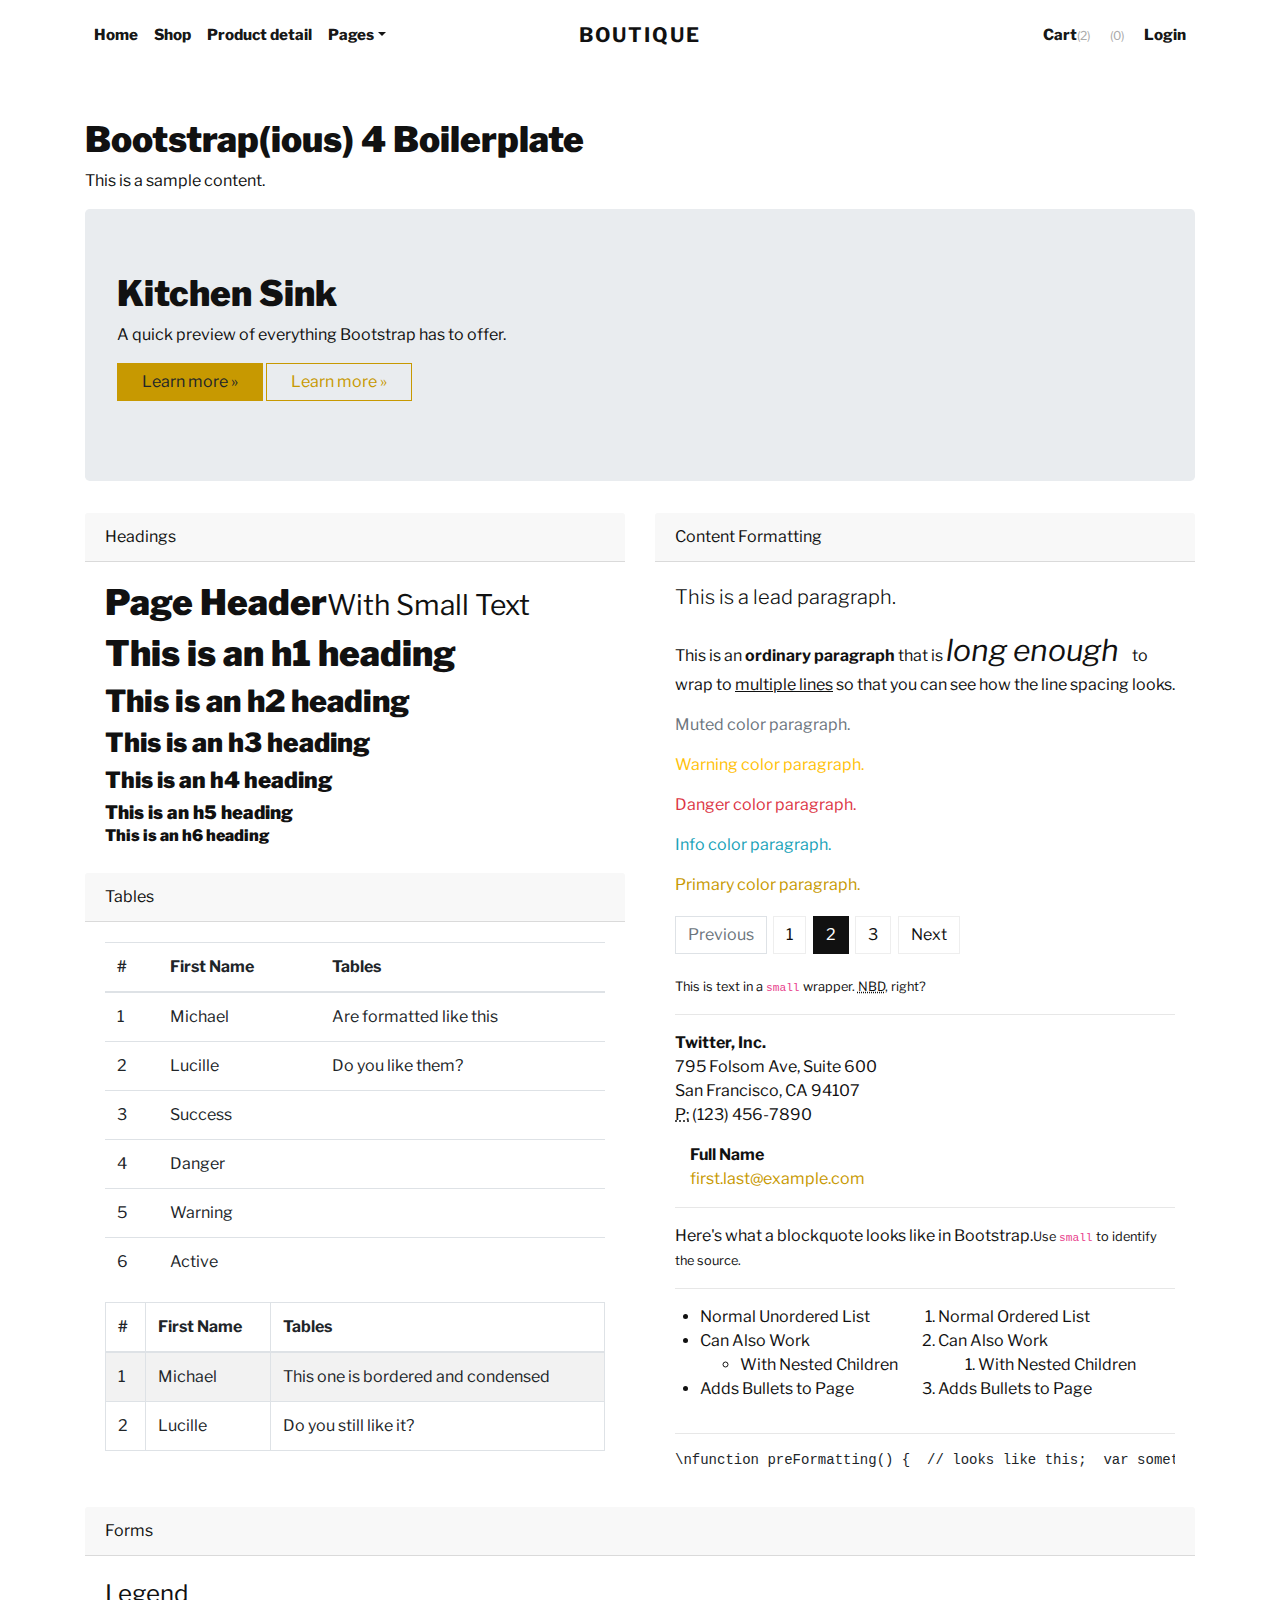
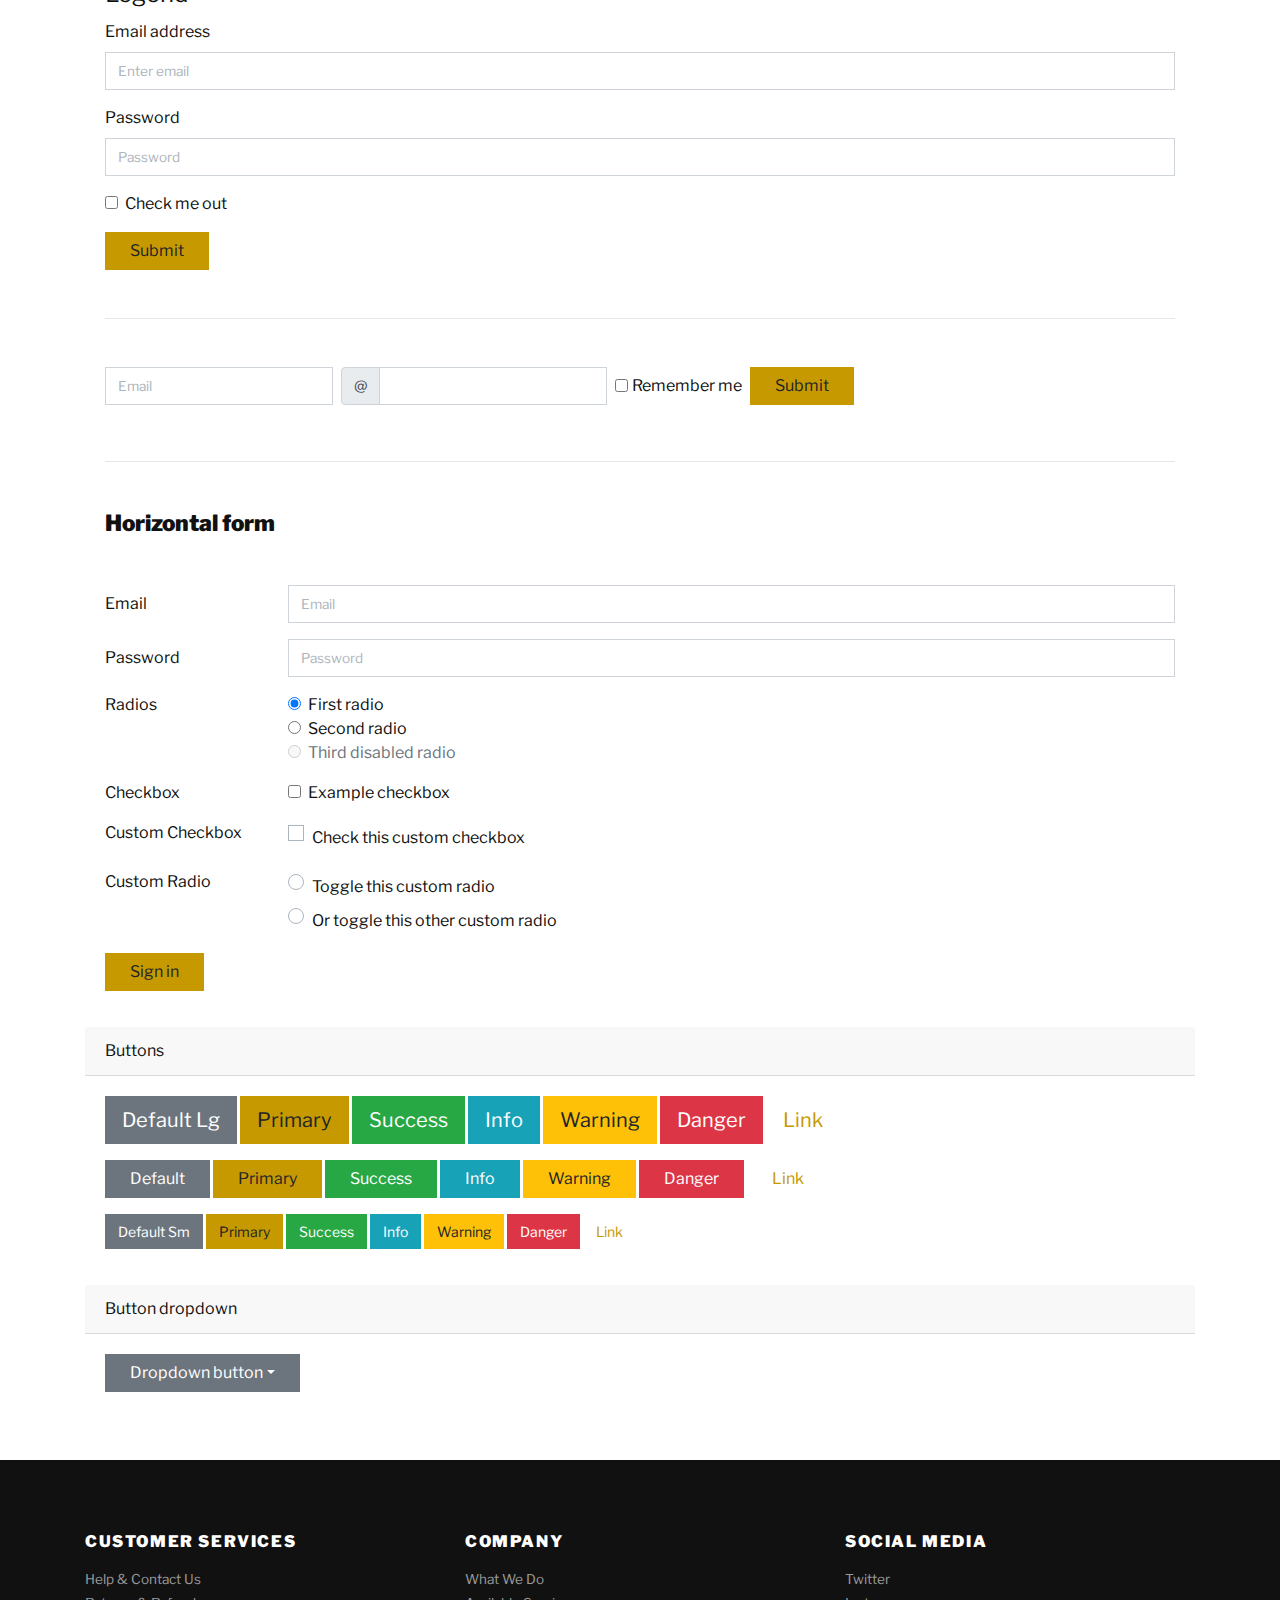
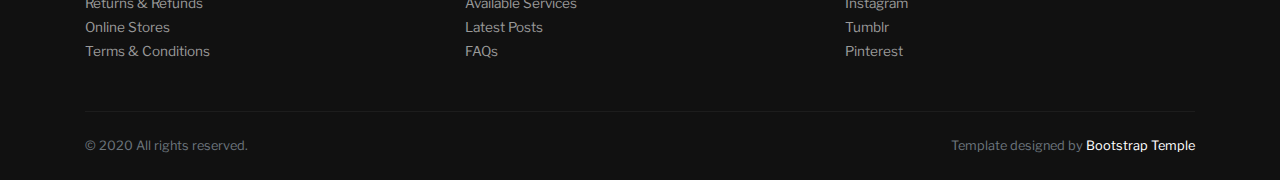
<file: project2/test.html>
<!DOCTYPE html>
<html>
  <head>
    <meta charset="utf-8">
    <meta http-equiv="X-UA-Compatible" content="IE=edge">
    <title>Boutique | Ecommerce bootstrap template</title>
    <meta name="description" content="">
    <meta name="viewport" content="width=device-width, initial-scale=1">
    <meta name="robots" content="all,follow">
    <!-- Bootstrap CSS-->
    <link rel="stylesheet" href="vendor/bootstrap/css/bootstrap.min.css">
    <!-- Lightbox-->
    <link rel="stylesheet" href="vendor/lightbox2/css/lightbox.min.css">
    <!-- Range slider-->
    <link rel="stylesheet" href="vendor/nouislider/nouislider.min.css">
    <!-- Bootstrap select-->
    <link rel="stylesheet" href="vendor/bootstrap-select/css/bootstrap-select.min.css">
    <!-- Owl Carousel-->
    <link rel="stylesheet" href="vendor/owl.carousel2/assets/owl.carousel.min.css">
    <link rel="stylesheet" href="vendor/owl.carousel2/assets/owl.theme.default.css">
    <!-- Google fonts-->
    <link rel="stylesheet" href="https://fonts.googleapis.com/css2?family=Libre+Franklin:wght@300;400;700&amp;display=swap">
    <link rel="stylesheet" href="https://fonts.googleapis.com/css2?family=Martel+Sans:wght@300;400;800&amp;display=swap">
    <!-- theme stylesheet-->
    <link rel="stylesheet" href="css/style.default.css" id="theme-stylesheet">
    <!-- Custom stylesheet - for your changes-->
    <link rel="stylesheet" href="css/custom.css">
    <!-- Favicon-->
    <link rel="shortcut icon" href="img/favicon.png">
    <!-- Tweaks for older IEs--><!--[if lt IE 9]>
        <script src="https://oss.maxcdn.com/html5shiv/3.7.3/html5shiv.min.js"></script>
        <script src="https://oss.maxcdn.com/respond/1.4.2/respond.min.js"></script><![endif]-->
  </head>
  <body>
    <div class="page-holder">
      <!-- navbar-->
      <header class="header bg-white">
        <div class="container px-0 px-lg-3">
          <nav class="navbar navbar-expand-lg navbar-light py-3 px-lg-0"><a class="navbar-brand" href="index.html"><span class="font-weight-bold text-uppercase text-dark">Boutique</span></a>
            <button class="navbar-toggler navbar-toggler-right" type="button" data-toggle="collapse" data-target="#navbarSupportedContent" aria-controls="navbarSupportedContent" aria-expanded="false" aria-label="Toggle navigation"><span class="navbar-toggler-icon"></span></button>
            <div class="collapse navbar-collapse" id="navbarSupportedContent">
              <ul class="navbar-nav mr-auto">
                <li class="nav-item">
                  <!-- Link--><a class="nav-link" href="index.html">Home</a>
                </li>
                <li class="nav-item">
                  <!-- Link--><a class="nav-link" href="shop.html">Shop</a>
                </li>
                <li class="nav-item">
                  <!-- Link--><a class="nav-link" href="detail.html">Product detail</a>
                </li>
                <li class="nav-item dropdown"><a class="nav-link dropdown-toggle" id="pagesDropdown" href="#" data-toggle="dropdown" aria-haspopup="true" aria-expanded="false">Pages</a>
                  <div class="dropdown-menu mt-3" aria-labelledby="pagesDropdown"><a class="dropdown-item border-0 transition-link" href="index.html">Homepage</a><a class="dropdown-item border-0 transition-link" href="shop.html">Category</a><a class="dropdown-item border-0 transition-link" href="detail.html">Product detail</a><a class="dropdown-item border-0 transition-link" href="cart.html">Shopping cart</a><a class="dropdown-item border-0 transition-link" href="checkout.html">Checkout</a></div>
                </li>
              </ul>
              <ul class="navbar-nav ml-auto">               
                <li class="nav-item"><a class="nav-link" href="cart.html"> <i class="fas fa-dolly-flatbed mr-1 text-gray"></i>Cart<small class="text-gray">(2)</small></a></li>
                <li class="nav-item"><a class="nav-link" href="#"> <i class="far fa-heart mr-1"></i><small class="text-gray"> (0)</small></a></li>
                <li class="nav-item"><a class="nav-link" href="#"> <i class="fas fa-user-alt mr-1 text-gray"></i>Login</a></li>
              </ul>
            </div>
          </nav>
        </div>
      </header>
      <!--  Modal -->
      <div class="modal fade" id="productView" tabindex="-1" role="dialog" aria-hidden="true">
        <div class="modal-dialog modal-lg modal-dialog-centered" role="document">
          <div class="modal-content">
            <div class="modal-body p-0">
              <div class="row align-items-stretch">
                <div class="col-lg-6 p-lg-0"><a class="product-view d-block h-100 bg-cover bg-center" style="background: url(img/product-5.jpg)" href="img/product-5.jpg" data-lightbox="productview" title="Red digital smartwatch"></a><a class="d-none" href="img/product-5-alt-1.jpg" title="Red digital smartwatch" data-lightbox="productview"></a><a class="d-none" href="img/product-5-alt-2.jpg" title="Red digital smartwatch" data-lightbox="productview"></a></div>
                <div class="col-lg-6">
                  <button class="close p-4" type="button" data-dismiss="modal" aria-label="Close"><span aria-hidden="true">×</span></button>
                  <div class="p-5 my-md-4">
                    <ul class="list-inline mb-2">
                      <li class="list-inline-item m-0"><i class="fas fa-star small text-warning"></i></li>
                      <li class="list-inline-item m-0"><i class="fas fa-star small text-warning"></i></li>
                      <li class="list-inline-item m-0"><i class="fas fa-star small text-warning"></i></li>
                      <li class="list-inline-item m-0"><i class="fas fa-star small text-warning"></i></li>
                      <li class="list-inline-item m-0"><i class="fas fa-star small text-warning"></i></li>
                    </ul>
                    <h2 class="h4">Red digital smartwatch</h2>
                    <p class="text-muted">$250</p>
                    <p class="text-small mb-4">Lorem ipsum dolor sit amet, consectetur adipiscing elit. In ut ullamcorper leo, eget euismod orci. Cum sociis natoque penatibus et magnis dis parturient montes nascetur ridiculus mus. Vestibulum ultricies aliquam convallis.</p>
                    <div class="row align-items-stretch mb-4">
                      <div class="col-sm-7 pr-sm-0">
                        <div class="border d-flex align-items-center justify-content-between py-1 px-3"><span class="small text-uppercase text-gray mr-4 no-select">Quantity</span>
                          <div class="quantity">
                            <button class="dec-btn p-0"><i class="fas fa-caret-left"></i></button>
                            <input class="form-control border-0 shadow-0 p-0" type="text" value="1">
                            <button class="inc-btn p-0"><i class="fas fa-caret-right"></i></button>
                          </div>
                        </div>
                      </div>
                      <div class="col-sm-5 pl-sm-0"><a class="btn btn-dark btn-sm btn-block h-100 d-flex align-items-center justify-content-center px-0" href="cart.html">Add to cart</a></div>
                    </div><a class="btn btn-link text-dark p-0" href="#"><i class="far fa-heart mr-2"></i>Add to wish list</a>
                  </div>
                </div>
              </div>
            </div>
          </div>
        </div>
      </div>
      <div class="container py-5">
        <h1>Bootstrap(ious) 4 Boilerplate</h1>
        <p>This is a sample content.</p>
        <div class="jumbotron">
          <h1>Kitchen Sink</h1>
          <p>A quick preview of everything Bootstrap has to offer.</p>
          <p><a class="btn btn-primary btn-large" href="#">Learn more »</a> <a class="btn btn-outline-primary btn-large" href="#">Learn more »</a></p>
        </div>
        <div class="row">
          <div class="col-lg-6">
            <div class="card mb-4" id="headings">
              <div class="card-header">Headings</div>
              <div class="card-body">
                <h1 class="page-header">Page Header<small>With Small Text</small></h1>
                <h1>This is an h1 heading</h1>
                <h2>This is an h2 heading</h2>
                <h3>This is an h3 heading</h3>
                <h4>This is an h4 heading</h4>
                <h5>This is an h5 heading</h5>
                <h6>This is an h6 heading</h6>
              </div>
            </div>
            <div class="card mb-4" id="tables">
              <div class="card-header">Tables</div>
              <div class="card-body">
                <table class="table table-hover">
                  <thead>
                    <tr>
                      <th>#</th>
                      <th>First Name</th>
                      <th>Tables</th>
                    </tr>
                  </thead>
                  <tbody>
                    <tr>
                      <td>1</td>
                      <td>Michael</td>
                      <td>Are formatted like this</td>
                    </tr>
                    <tr>
                      <td>2</td>
                      <td>Lucille</td>
                      <td>Do you like them?</td>
                    </tr>
                    <tr class="success">
                      <td>3</td>
                      <td>Success</td>
                      <td></td>
                    </tr>
                    <tr class="danger">
                      <td>4</td>
                      <td>Danger</td>
                      <td></td>
                    </tr>
                    <tr class="warning">
                      <td>5</td>
                      <td>Warning</td>
                      <td></td>
                    </tr>
                    <tr class="active">
                      <td>6</td>
                      <td>Active</td>
                      <td></td>
                    </tr>
                  </tbody>
                </table>
                <table class="table table-striped table-bordered table-condensed">
                  <thead>
                    <tr>
                      <th>#</th>
                      <th>First Name</th>
                      <th>Tables</th>
                    </tr>
                  </thead>
                  <tbody>
                    <tr>
                      <td>1</td>
                      <td>Michael</td>
                      <td>This one is bordered and condensed</td>
                    </tr>
                    <tr>
                      <td>2</td>
                      <td>Lucille</td>
                      <td>Do you still like it?</td>
                    </tr>
                  </tbody>
                </table>
              </div>
            </div>
          </div>
          <div class="col-lg-6">
            <div class="card mb-4" id="content-formatting">
              <div class="card-header">Content Formatting</div>
              <div class="card-body">
                <p class="lead">This is a lead paragraph.</p>
                <p>This is an <b>ordinary paragraph</b> that is <i>long enough</i> to wrap to 
                  <u>multiple lines</u> so that you can see how the line spacing looks.
                </p>
                <p class="text-muted">Muted color paragraph.</p>
                <p class="text-warning">Warning color paragraph.</p>
                <p class="text-danger">Danger color paragraph.</p>
                <p class="text-info">Info color paragraph.</p>
                <p class="text-primary">Primary color paragraph.</p>
                <nav aria-label="...">
                  <ul class="pagination">
                    <li class="page-item disabled"><span class="page-link">Previous</span></li>
                    <li class="page-item"><a class="page-link" href="#">1</a></li>
                    <li class="page-item active"><span class="page-link">2<span class="sr-only">(current)</span></span></li>
                    <li class="page-item"><a class="page-link" href="#">3</a></li>
                    <li class="page-item"><a class="page-link" href="#">Next</a></li>
                  </ul>
                </nav>
                <p><small>This is text in a <code>small</code> wrapper. <abbr title="No Big Deal">NBD</abbr>, right?</small></p>
                <hr>
                <address><strong>Twitter, Inc.</strong><br> 795 Folsom Ave, Suite 600<br> San Francisco, CA 94107<br><abbr title="Phone">P:</abbr> (123) 456-7890</address>
                <address class="col-6"><strong>Full Name</strong><br><a href="mailto:#">first.last@example.com</a></address>
                <hr>
                <blockquote>Here's what a blockquote looks like in Bootstrap.<small>Use <code>small</code> to identify the source.</small></blockquote>
                <hr>
                <div class="row">
                  <div class="col-xs-6">
                    <ul>
                      <li>Normal Unordered List</li>
                      <li>Can Also Work
                        <ul>
                          <li>With Nested Children</li>
                        </ul>
                      </li>
                      <li>Adds Bullets to Page</li>
                    </ul>
                  </div>
                  <div class="col-xs-6">
                    <ol>
                      <li>Normal Ordered List</li>
                      <li>Can Also Work
                        <ol>
                          <li>With Nested Children</li>
                        </ol>
                      </li>
                      <li>Adds Bullets to Page</li>
                    </ol>
                  </div>
                </div>
                <hr>
                <pre>\nfunction preFormatting() {  // looks like this;  var something = somethingElse;  return true;}                        </pre>
              </div>
            </div>
          </div>
        </div>
        <div class="card mb-4" id="forms">
          <div class="card-header">Forms</div>
          <div class="card-body">
            <form>
              <fieldset>
                <legend>Legend</legend>
                <div class="form-group">
                  <label for="exampleInputEmail">Email address</label>
                  <input class="form-control" id="exampleInputEmail" type="text" placeholder="Enter email">
                </div>
                <div class="form-group">
                  <label for="exampleInputPassword">Password</label>
                  <input class="form-control" id="exampleInputPassword" type="password" placeholder="Password">
                </div>
                <div class="form-check form-group">
                  <input class="form-check-input" id="checkbox-1" type="checkbox">
                  <label class="form-check-label" for="checkbox-1">Check me out</label>
                </div>
                <button class="btn btn-primary" type="submit">Submit</button>
              </fieldset>
            </form>
            <hr class="my-5">
            <form class="form-inline">
              <input class="form-control mb-2 mr-sm-2" type="text" placeholder="Email">
              <label class="sr-only" for="inlineFormInputGroupUsername2">Username</label>
              <div class="input-group mb-2 mr-sm-2">
                <div class="input-group-prepend">
                  <div class="input-group-text">@</div>
                </div>
                <input class="form-control" id="inlineFormInputGroupUsername2" type="text">
              </div>
              <div class="form-check mb-2 mr-sm-2">
                <input class="form-check-input" id="inlineFormCheck" type="checkbox">
                <label class="form-check-label" for="inlineFormCheck">Remember me</label>
              </div>
              <button class="btn btn-primary mb-2" type="submit">Submit</button>
            </form>
            <hr class="my-5">
            <h4 class="mb-5">Horizontal form</h4>
            <form>
              <div class="form-group row">
                <label class="col-sm-2 col-form-label" for="inputEmail3">Email</label>
                <div class="col-sm-10">
                  <input class="form-control" id="inputEmail3" type="email" placeholder="Email">
                </div>
              </div>
              <div class="form-group row">
                <label class="col-sm-2 col-form-label" for="inputPassword3">Password</label>
                <div class="col-sm-10">
                  <input class="form-control" id="inputPassword3" type="password" placeholder="Password">
                </div>
              </div>
              <fieldset class="form-group">
                <div class="row">
                  <legend class="col-form-label col-sm-2 pt-0">Radios</legend>
                  <div class="col-sm-10">
                    <div class="form-check">
                      <input class="form-check-input" id="gridRadios1" type="radio" name="gridRadios" value="option1" checked="">
                      <label class="form-check-label" for="gridRadios1">First radio</label>
                    </div>
                    <div class="form-check">
                      <input class="form-check-input" id="gridRadios2" type="radio" name="gridRadios" value="option2">
                      <label class="form-check-label" for="gridRadios2">Second radio</label>
                    </div>
                    <div class="form-check disabled">
                      <input class="form-check-input" id="gridRadios3" type="radio" name="gridRadios" value="option3" disabled="">
                      <label class="form-check-label" for="gridRadios3">Third disabled radio</label>
                    </div>
                  </div>
                </div>
              </fieldset>
              <div class="form-group row">
                <div class="col-sm-2">Checkbox</div>
                <div class="col-sm-10">
                  <div class="form-check">
                    <input class="form-check-input" id="gridCheck1" type="checkbox">
                    <label class="form-check-label" for="gridCheck1">Example checkbox</label>
                  </div>
                </div>
              </div>
              <div class="form-group row">                                   
                <div class="col-sm-2">Custom Checkbox</div>
                <div class="col-sm-10">
                  <div class="custom-control custom-checkbox">
                    <input class="custom-control-input" id="customCheck1" type="checkbox">
                    <label class="custom-control-label" for="customCheck1">Check this custom checkbox</label>
                  </div>
                </div>
              </div>
              <div class="form-group row">                                   
                <div class="col-sm-2">Custom Radio</div>
                <div class="col-sm-10">
                  <div class="custom-control custom-radio">
                    <input class="custom-control-input" id="customRadio1" type="radio" name="customRadio">
                    <label class="custom-control-label" for="customRadio1">Toggle this custom radio</label>
                  </div>
                  <div class="custom-control custom-radio">
                    <input class="custom-control-input" id="customRadio2" type="radio" name="customRadio">
                    <label class="custom-control-label" for="customRadio2">Or toggle this other custom radio</label>
                  </div>
                </div>
              </div>
              <div class="form-group row">
                <div class="col-sm-10">
                  <button class="btn btn-primary" type="submit">Sign in</button>
                </div>
              </div>
            </form>
          </div>
        </div>
        <div class="card mb-4" id="buttons">
          <div class="card-header">Buttons</div>
          <div class="card-body">
            <p>
              <button class="btn btn-lg btn-secondary" type="button">Default Lg</button>
              <button class="btn btn-lg btn-primary" type="button">Primary</button>
              <button class="btn btn-lg btn-success" type="button">Success</button>
              <button class="btn btn-lg btn-info" type="button">Info</button>
              <button class="btn btn-lg btn-warning" type="button">Warning</button>
              <button class="btn btn-lg btn-danger" type="button">Danger</button>
              <button class="btn btn-lg btn-link" type="button">Link</button>
            </p>
            <p>
              <button class="btn btn-secondary" type="button">Default </button>
              <button class="btn btn-primary" type="button">Primary</button>
              <button class="btn btn-success" type="button">Success</button>
              <button class="btn btn-info" type="button">Info</button>
              <button class="btn btn-warning" type="button">Warning</button>
              <button class="btn btn-danger" type="button">Danger</button>
              <button class="btn btn-link" type="button">Link</button>
            </p>
            <p>
              <button class="btn btn-sm btn-secondary" type="button">Default Sm</button>
              <button class="btn btn-sm btn-primary" type="button">Primary</button>
              <button class="btn btn-sm btn-success" type="button">Success</button>
              <button class="btn btn-sm btn-info" type="button">Info</button>
              <button class="btn btn-sm btn-warning" type="button">Warning</button>
              <button class="btn btn-sm btn-danger" type="button">Danger</button>
              <button class="btn btn-sm btn-link" type="button">Link</button>
            </p>
          </div>
        </div>
        <div class="card">
          <div class="card-header">Button dropdown</div>
          <div class="card-body">
            <div class="dropdown">
              <button class="btn btn-secondary dropdown-toggle" id="dropdownMenuButton" type="button" data-toggle="dropdown" aria-haspopup="true" aria-expanded="false">Dropdown button</button>
              <div class="dropdown-menu" aria-labelledby="dropdownMenuButton"><a class="dropdown-item" href="#">Action</a><a class="dropdown-item" href="#">Another action</a><a class="dropdown-item" href="#">Something else here</a></div>
            </div>
          </div>
        </div>
      </div>
      <footer class="bg-dark text-white">
        <div class="container py-4">
          <div class="row py-5">
            <div class="col-md-4 mb-3 mb-md-0">
              <h6 class="text-uppercase mb-3">Customer services</h6>
              <ul class="list-unstyled mb-0">
                <li><a class="footer-link" href="#">Help &amp; Contact Us</a></li>
                <li><a class="footer-link" href="#">Returns &amp; Refunds</a></li>
                <li><a class="footer-link" href="#">Online Stores</a></li>
                <li><a class="footer-link" href="#">Terms &amp; Conditions</a></li>
              </ul>
            </div>
            <div class="col-md-4 mb-3 mb-md-0">
              <h6 class="text-uppercase mb-3">Company</h6>
              <ul class="list-unstyled mb-0">
                <li><a class="footer-link" href="#">What We Do</a></li>
                <li><a class="footer-link" href="#">Available Services</a></li>
                <li><a class="footer-link" href="#">Latest Posts</a></li>
                <li><a class="footer-link" href="#">FAQs</a></li>
              </ul>
            </div>
            <div class="col-md-4">
              <h6 class="text-uppercase mb-3">Social media</h6>
              <ul class="list-unstyled mb-0">
                <li><a class="footer-link" href="#">Twitter</a></li>
                <li><a class="footer-link" href="#">Instagram</a></li>
                <li><a class="footer-link" href="#">Tumblr</a></li>
                <li><a class="footer-link" href="#">Pinterest</a></li>
              </ul>
            </div>
          </div>
          <div class="border-top pt-4" style="border-color: #1d1d1d !important">
            <div class="row">
              <div class="col-lg-6">
                <p class="small text-muted mb-0">&copy; 2020 All rights reserved.</p>
              </div>
              <div class="col-lg-6 text-lg-right">
                <p class="small text-muted mb-0">Template designed by <a class="text-white reset-anchor" href="https://bootstraptemple.com/p/bootstrap-ecommerce">Bootstrap Temple</a></p>
              </div>
            </div>
          </div>
        </div>
      </footer>
      <!-- JavaScript files-->
      <script src="vendor/jquery/jquery.min.js"></script>
      <script src="vendor/bootstrap/js/bootstrap.bundle.min.js"></script>
      <script src="vendor/lightbox2/js/lightbox.min.js"></script>
      <script src="vendor/nouislider/nouislider.min.js"></script>
      <script src="vendor/bootstrap-select/js/bootstrap-select.min.js"></script>
      <script src="vendor/owl.carousel2/owl.carousel.min.js"></script>
      <script src="vendor/owl.carousel2.thumbs/owl.carousel2.thumbs.min.js"></script>
      <script src="js/front.js"></script>
      <script>
        // ------------------------------------------------------- //
        //   Inject SVG Sprite - 
        //   see more here 
        //   https://css-tricks.com/ajaxing-svg-sprite/
        // ------------------------------------------------------ //
        function injectSvgSprite(path) {
        
            var ajax = new XMLHttpRequest();
            ajax.open("GET", path, true);
            ajax.send();
            ajax.onload = function(e) {
            var div = document.createElement("div");
            div.className = 'd-none';
            div.innerHTML = ajax.responseText;
            document.body.insertBefore(div, document.body.childNodes[0]);
            }
        }
        // this is set to BootstrapTemple website as you cannot 
        // inject local SVG sprite (using only 'icons/orion-svg-sprite.svg' path)
        // while using file:// protocol
        // pls don't forget to change to your domain :)
        injectSvgSprite('https://bootstraptemple.com/files/icons/orion-svg-sprite.svg'); 
        
      </script>
      <!-- FontAwesome CSS - loading as last, so it doesn't block rendering-->
      <link rel="stylesheet" href="https://use.fontawesome.com/releases/v5.7.1/css/all.css" integrity="sha384-fnmOCqbTlWIlj8LyTjo7mOUStjsKC4pOpQbqyi7RrhN7udi9RwhKkMHpvLbHG9Sr" crossorigin="anonymous">
    </div>
  </body>
</html>
</file>
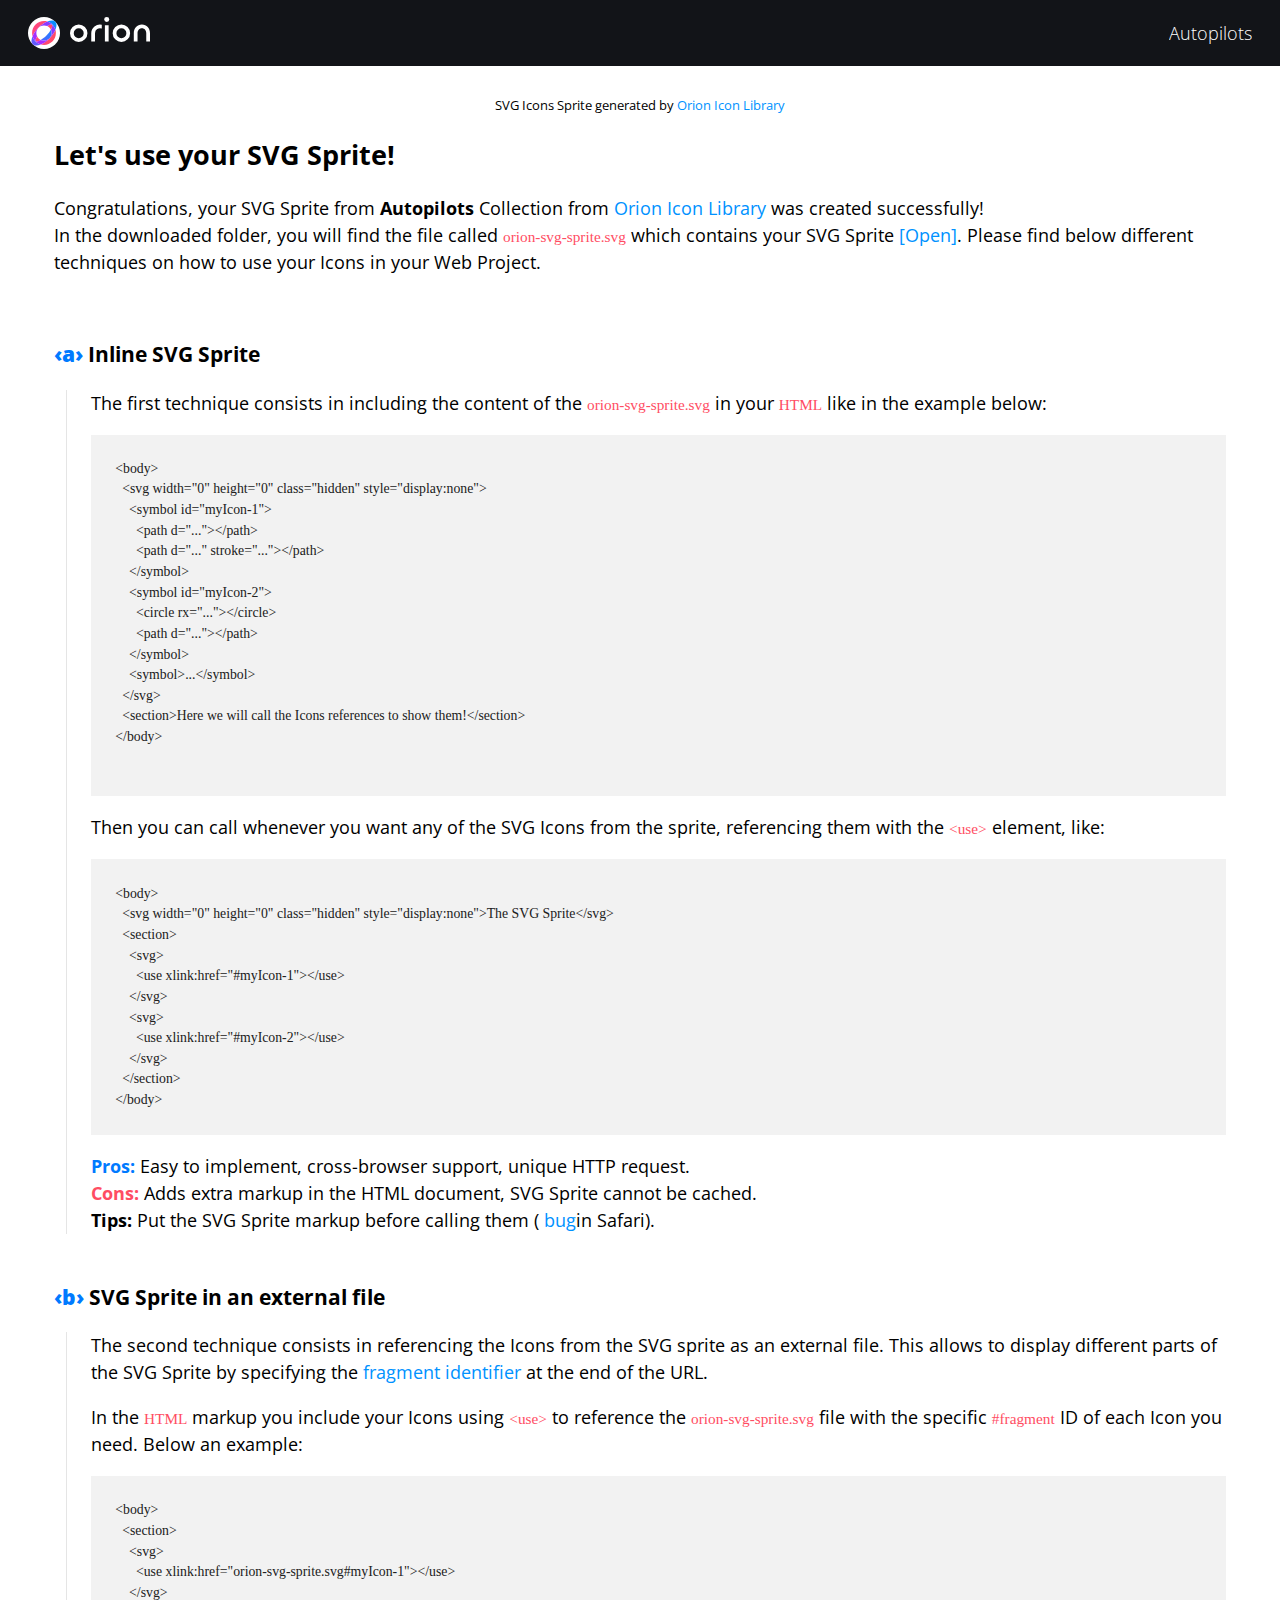
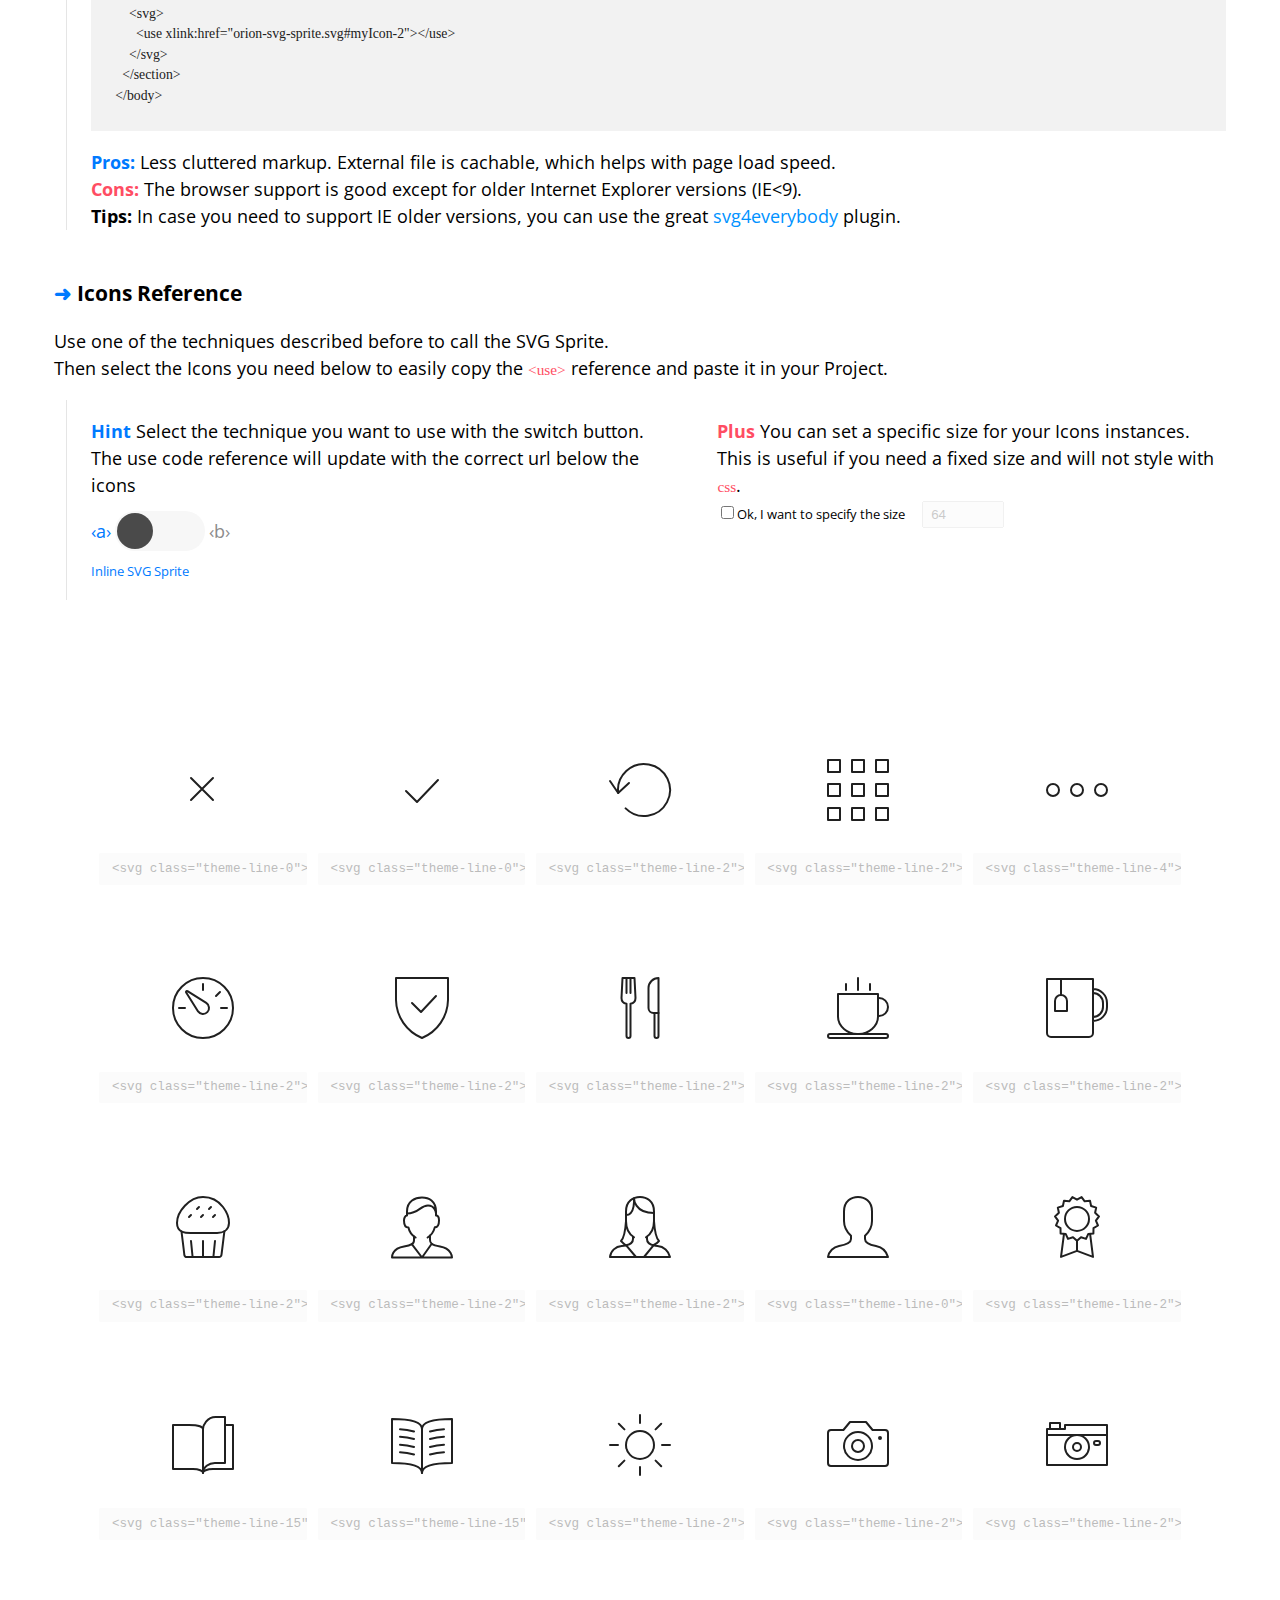
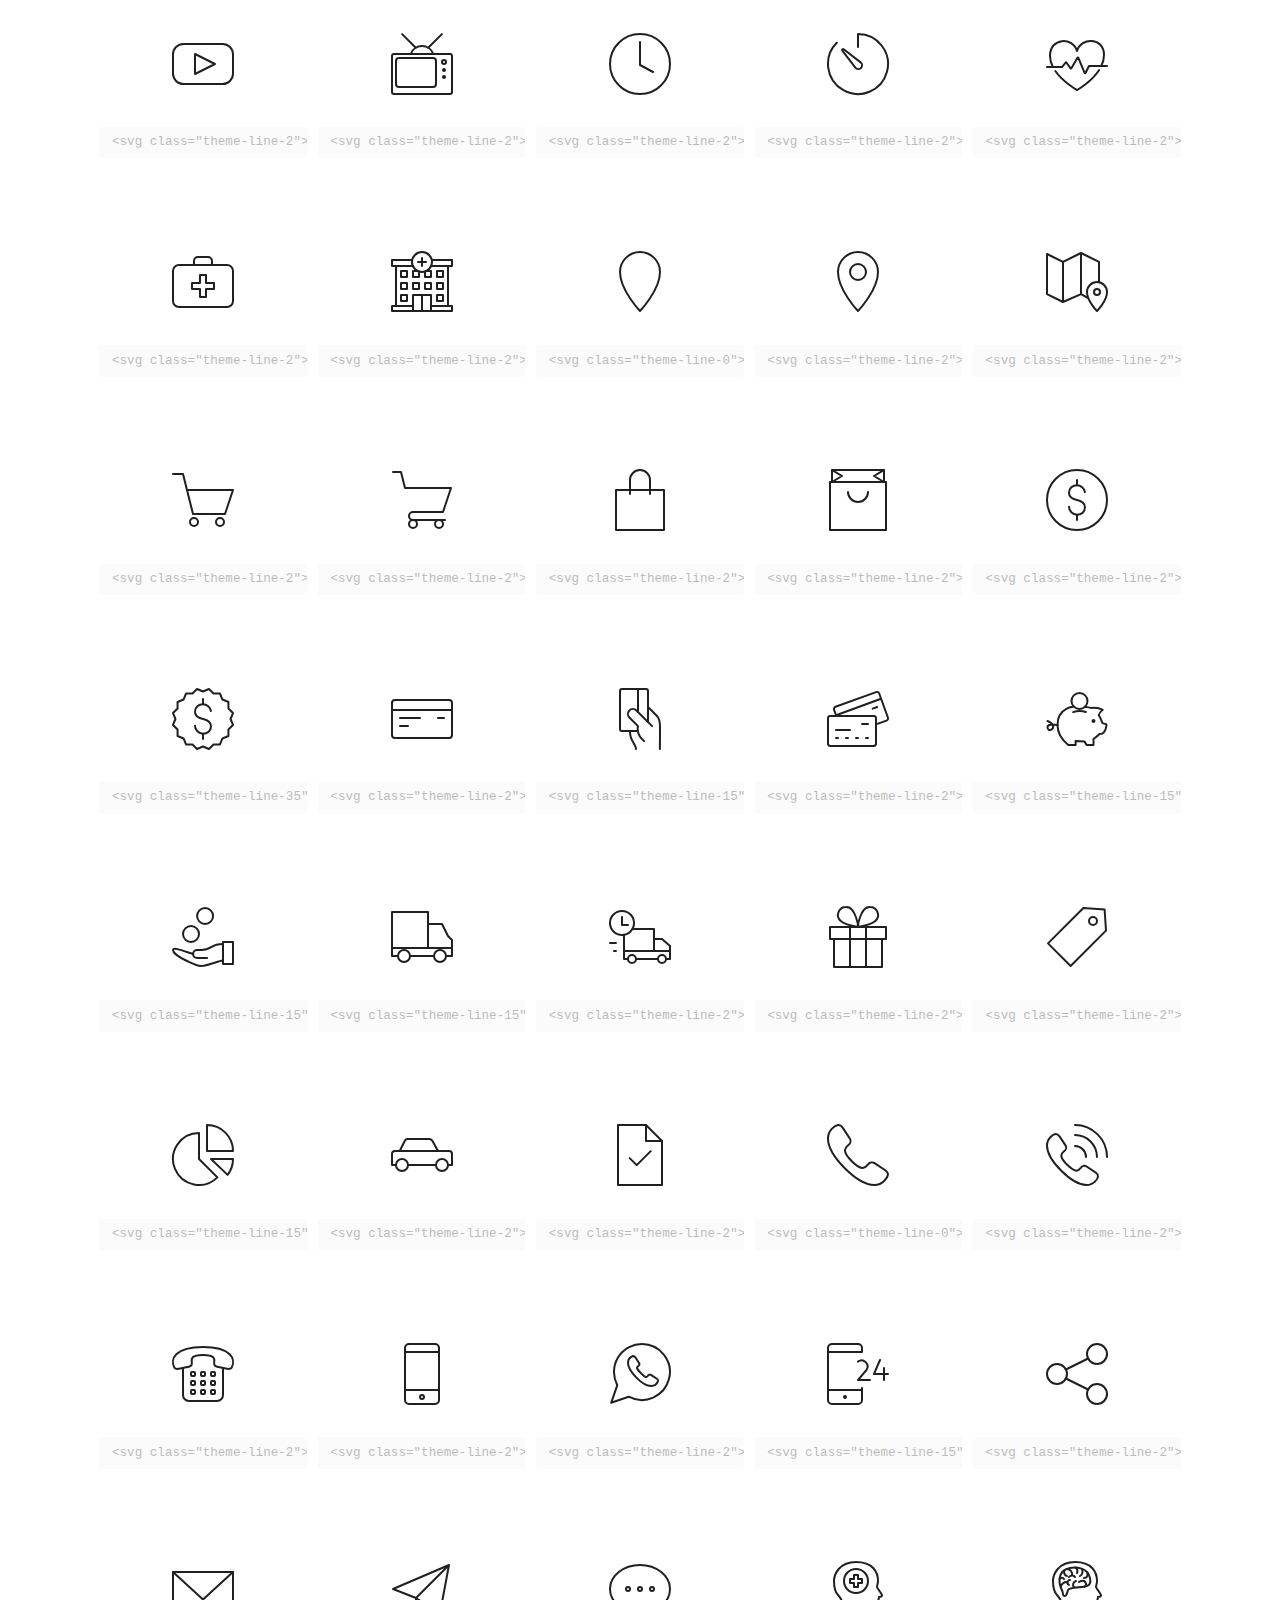
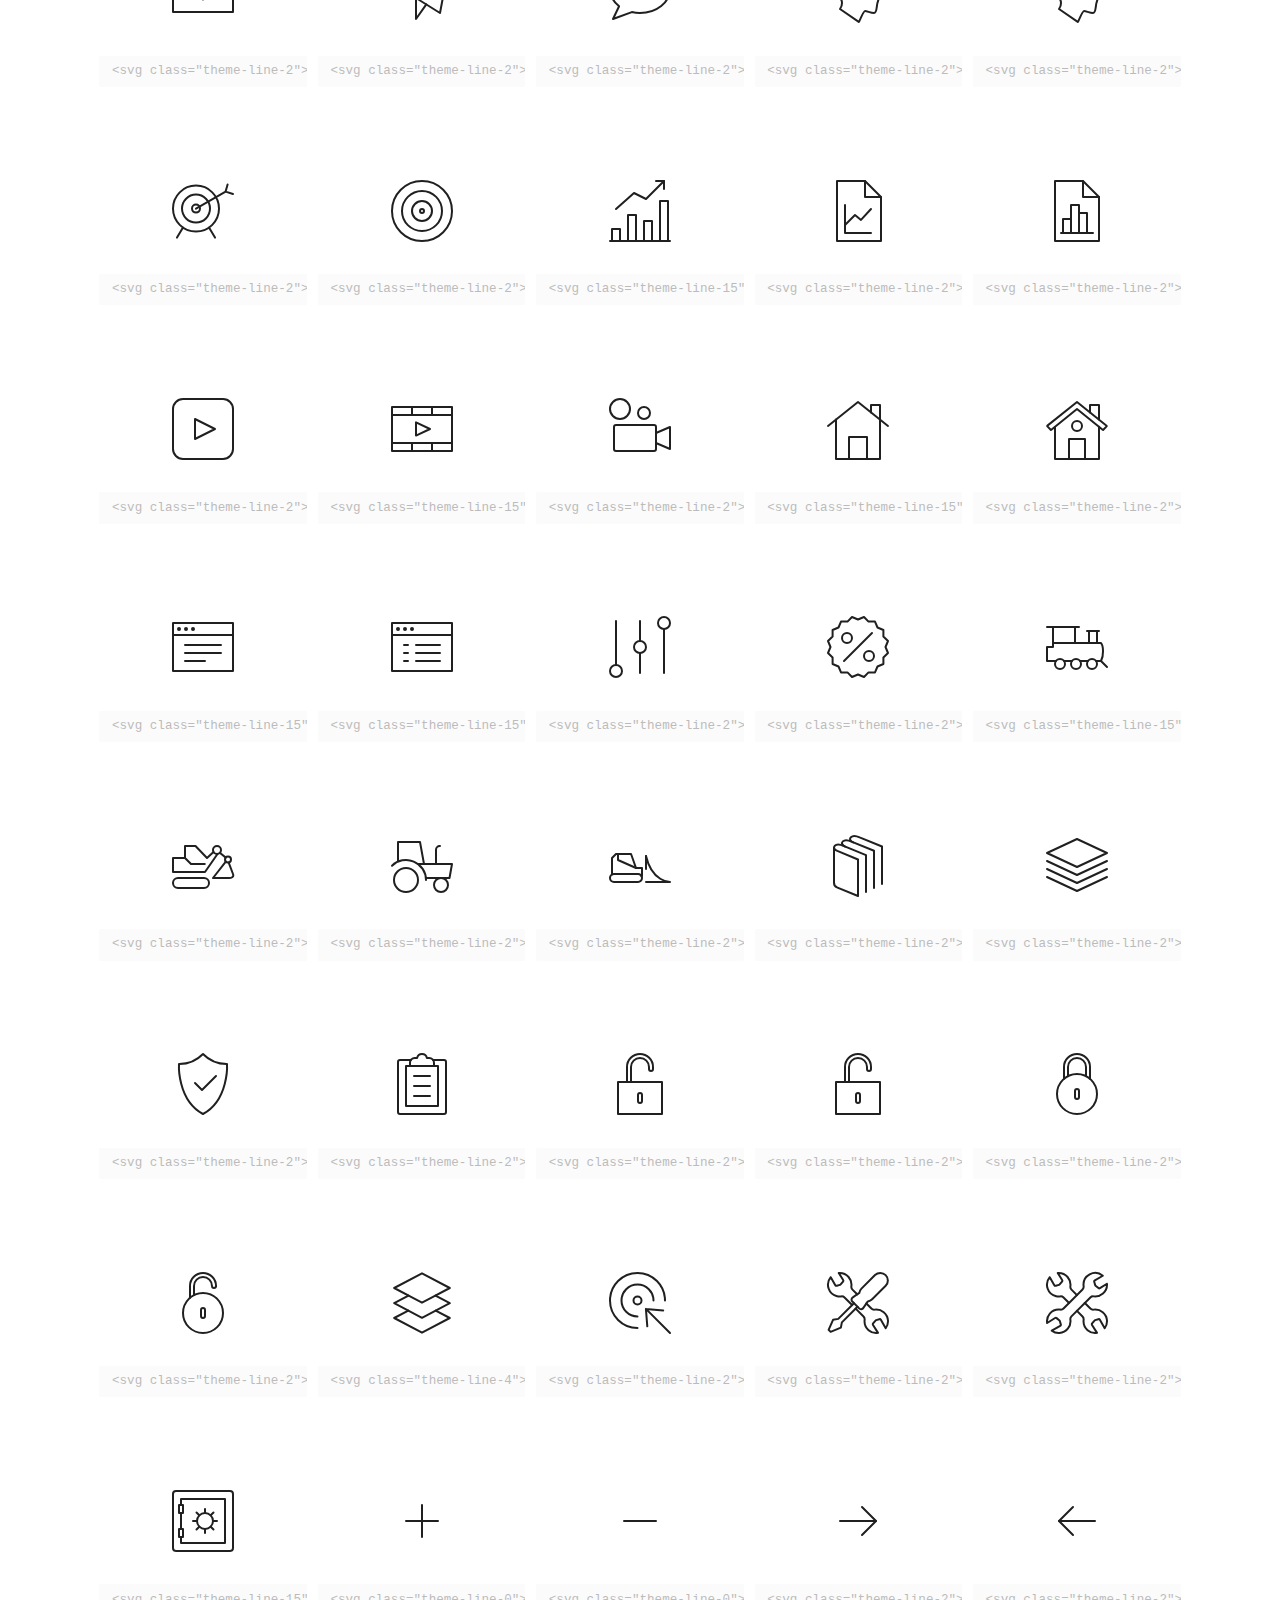
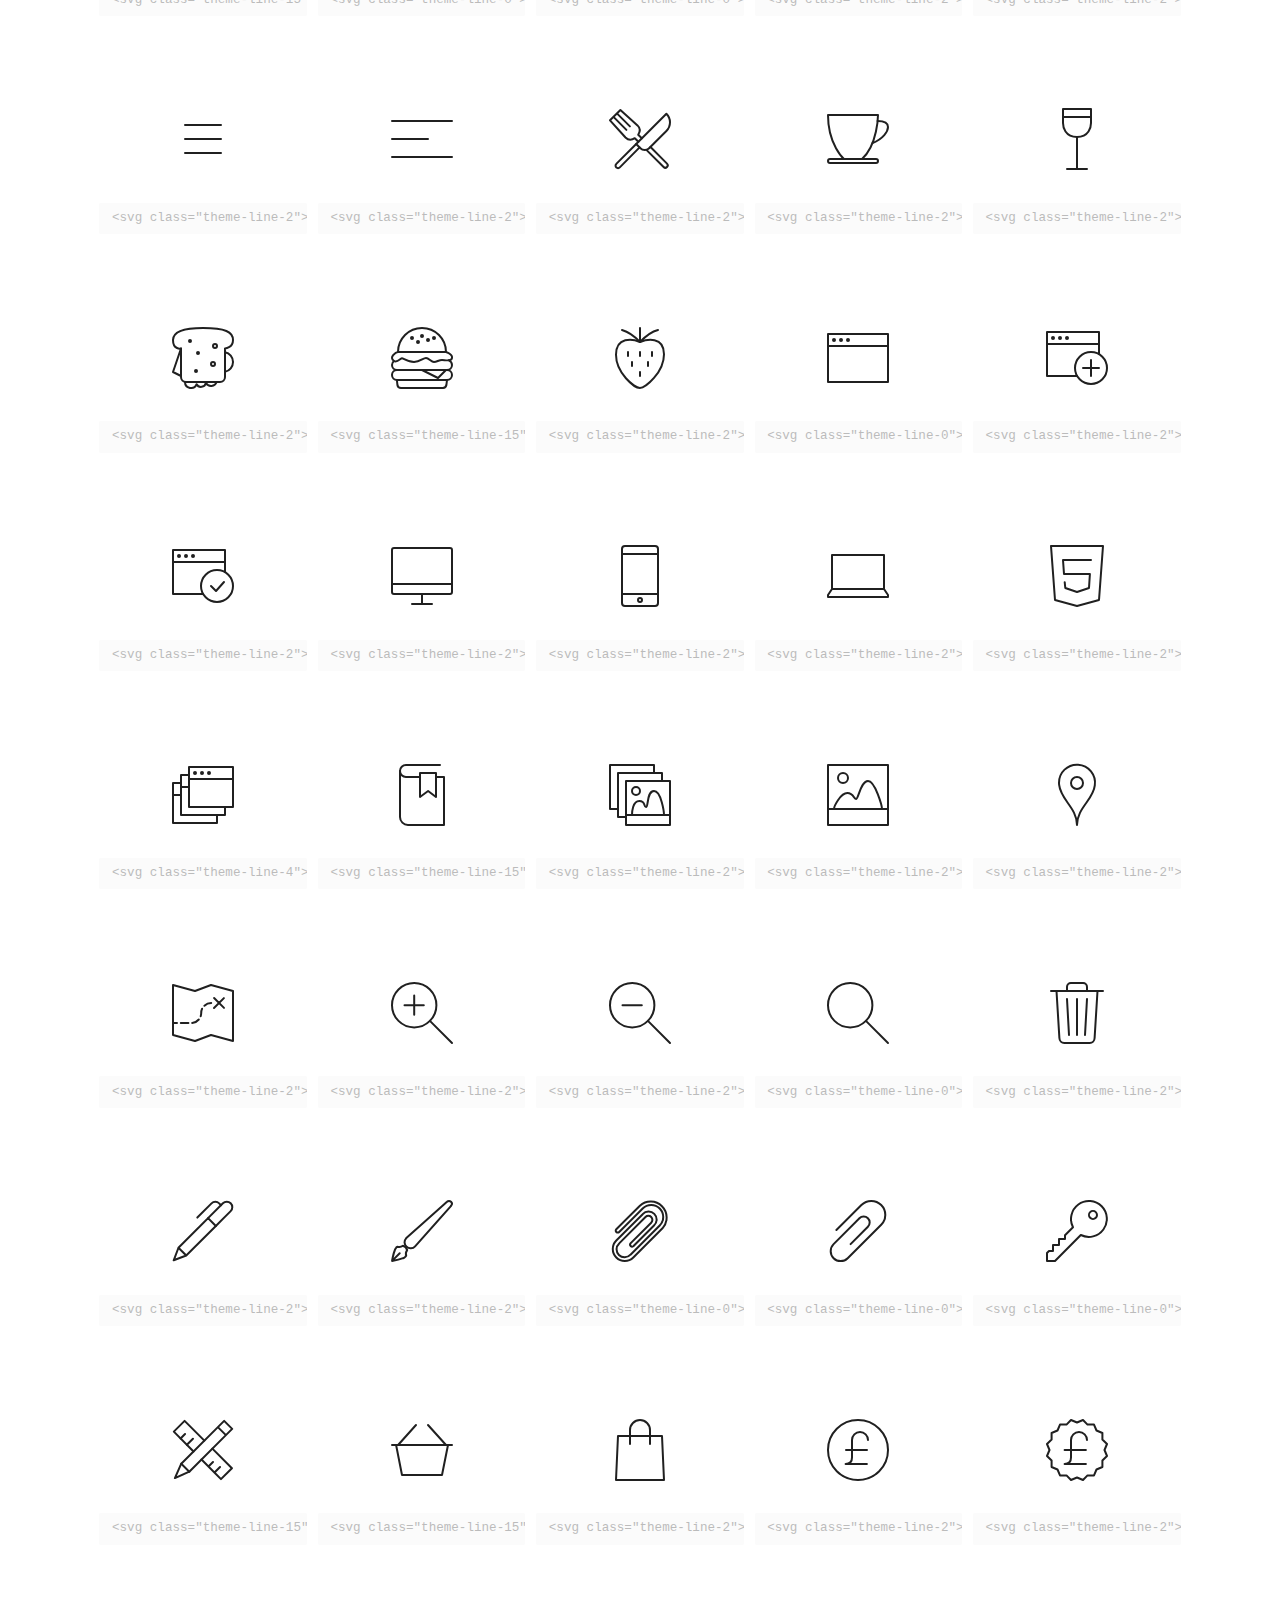
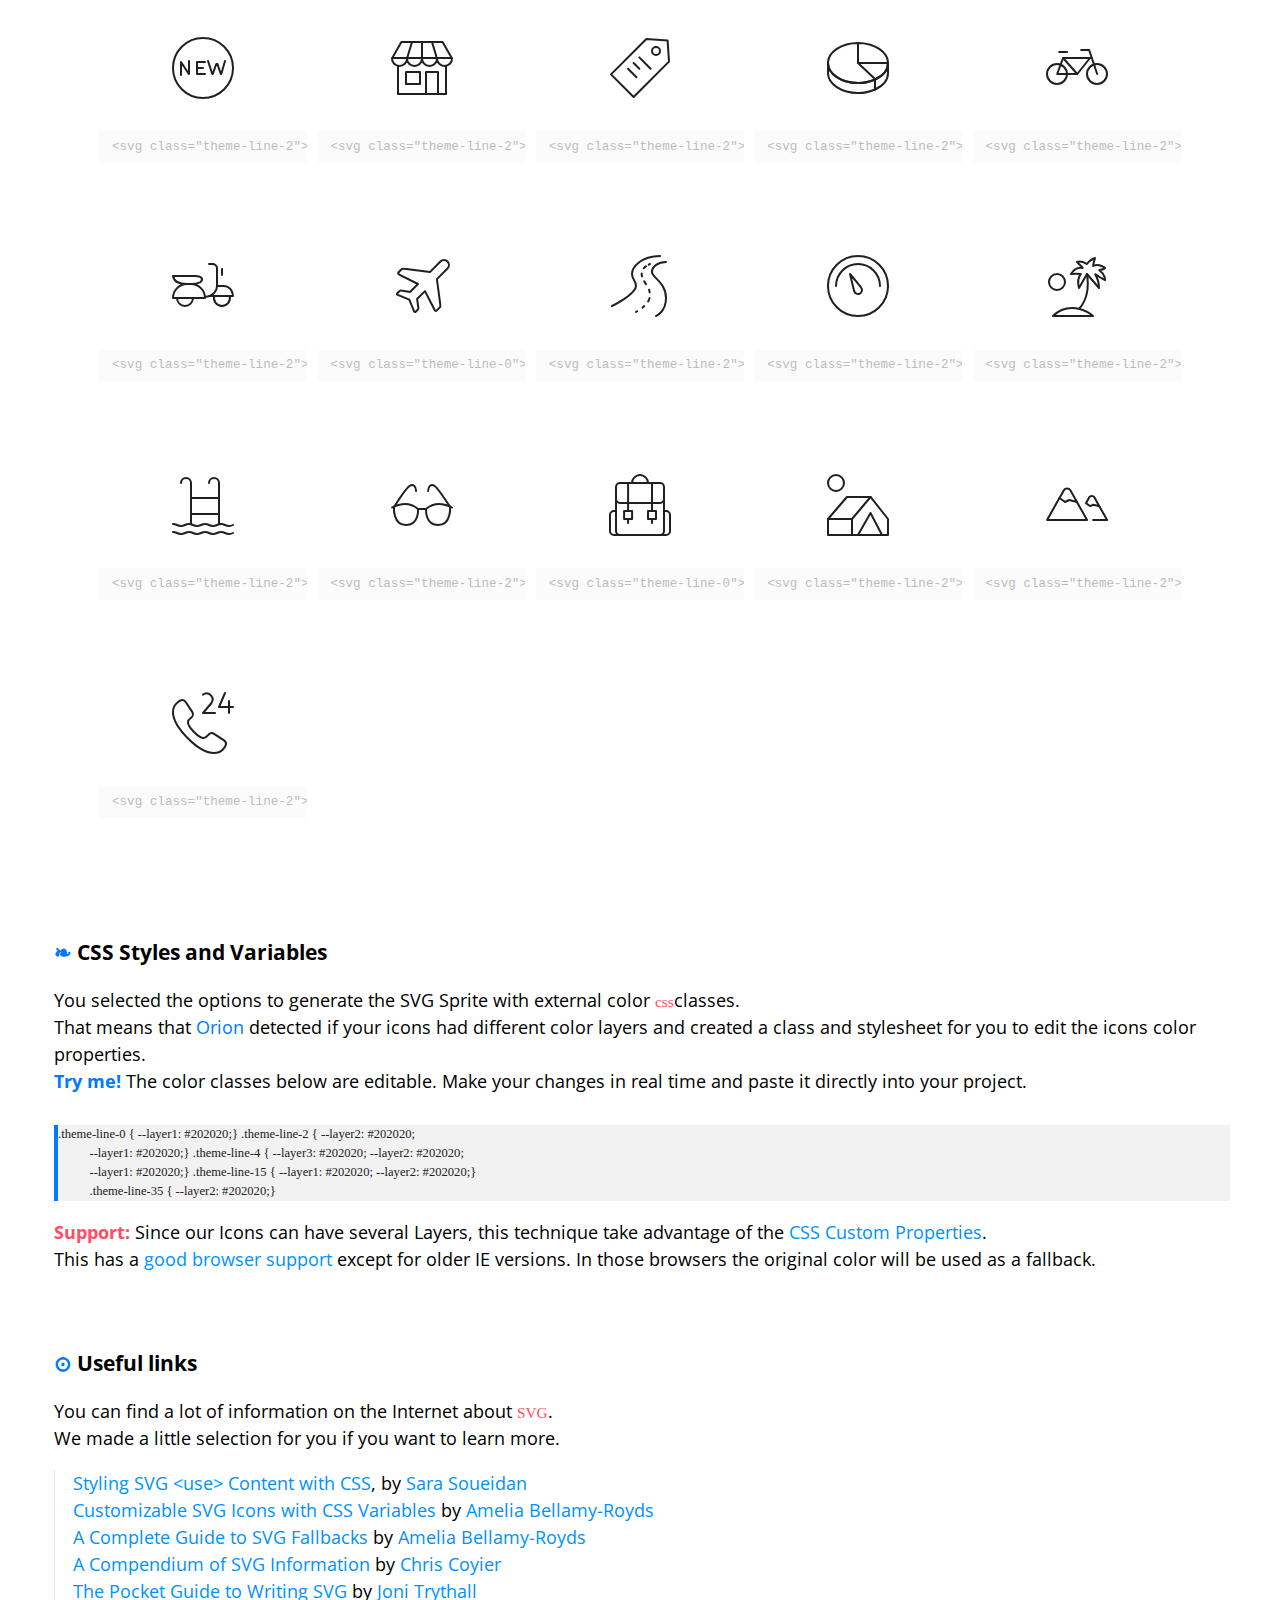
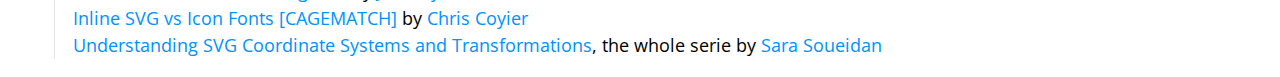
<file: project2/icons/demo.html>
<!doctype>
<html lang="en">
  
  <head>
    <title>SVG Sprite Demo | Orion Icon Library</title>
    <meta name="viewport" content="width=device-width, initial-scale=1.0"
    />
    <meta charset="UTF-8" />
    <link href="https://fonts.googleapis.com/css?family=Open+Sans" rel="stylesheet"
    />
    <style>
      html {
          box-sizing: border-box;
        }
        body {
          margin: 0;
          padding: 0;
          font-family: 'Open Sans', sans-serif;
          font-size: 1.125rem;
        }
        ._1bo7bzx{font-family:Menlo, mono;font-size:.85em;}._1oymxsi{color:#ff4d63;}._1tt2u3t{-webkit-box-pack:justify;-ms-flex-pack:justify;-webkit-box-align:center;-ms-flex-align:center;display:-webkit-box;display:-moz-box;display:-ms-flexbox;display:-webkit-flex;display:flex;-webkit-align-items:center;align-items:center;background-color:#121418;-webkit-justify-content:space-between;justify-content:space-between;height:66px;padding:0 28px;color:white;}._dl5j6p{font-weight:300;max-width:33%;font-size:1em;}._1iurgbx{white-space:nowrap;overflow:hidden;text-overflow:ellipsis;}._1l5hckq{padding:1em 3em;}._kp2n83{font-size:.7em;text-align:center;}._o1cg4g{color:#0092FF;text-decoration:none;}._o1cg4g:hover{text-decoration:underline;}._14gdf42{line-height:1.5;}._ovghcs{color:inherit;text-decoration:none;}._ovghcs:hover:after{content:"#";color:#0092FF;margin-left:2px;opacity:.3;-webkit-transition:opacity .3s;-moz-transition:opacity .3s;transition:opacity .3s;}._ovghcs:active:after{opacity:1;}._1dqtju9{color:#007aff;}._fr5wn{padding-left:24px;border-left:1px solid rgba(0,0,0,0.1);margin-left:12px;margin-bottom:48px;}._1bmg5vo{color:#202020;tab-ssize:4px;overflow-x:auto;padding:1.5em;line-height:1.5;background:rgba(0,0,0,0.05);font-size:.9em;}._jro6t0{display:-webkit-box;display:-moz-box;display:-ms-flexbox;display:-webkit-flex;display:flex;}._53480w{display:none;}._53480w:checked + label span{-webkit-transform:translateX(52px);-ms-transform:translateX(52px);transform:translateX(52px);}._53480w:checked + label:before{color:inherit;}._53480w:checked + label:after{color:#007aff;}._53480w:checked ~ .externalCheckboxHelper:after{content:"External SVG Sprite";}._1uuc6xn{cursor:pointer;width:90px;height:40px;display:block;background-color:#f7f7f7;color:#8c8c8c;border-radius:32px;margin:12px 24px;position:relative;}._1uuc6xn:before{content:"‹a›";position:absolute;right:-webkit-calc(100% + 4px);right:-moz-calc(100% + 4px);right:calc(100% + 4px);top:50%;-webkit-transform:translateY(-50%);-ms-transform:translateY(-50%);transform:translateY(-50%);color:#007aff;}._1uuc6xn:after{content:"‹b›";position:absolute;left:-webkit-calc(100% + 4px);left:-moz-calc(100% + 4px);left:calc(100% + 4px);top:50%;-webkit-transform:translateY(-50%);-ms-transform:translateY(-50%);transform:translateY(-50%);}._10r524x{background-color:#4a4a4a;border-radius:50%;height:36px;left:0px;-webkit-transform:translateX(2px);-ms-transform:translateX(2px);transform:translateX(2px);position:absolute;top:2px;-webkit-transition:-webkit-transform .2s ease,transform .2s ease;-moz-transition:transform .2s ease;transition:-ms-transform .2s ease,-webkit-transform .2s ease,transform .2s ease;width:36px;z-index:1;}._qjqtm8:after{content:"Inline SVG Sprite";}._jcgzno{padding:.3em .5em;outline:0px;margin-left:12px;}._jcgzno:disabled{opacity:0.3;}._1r58n10{overflow:auto;padding:40px;margin:0px;list-style:none;padding-bottom:40px;}._fnhcyz{width:100%;float:left;-moz-box-sizing:border-box;box-sizing:border-box;display:block;-webkit-transition:opacity 250ms, box-shadow 250ms;-moz-transition:opacity 250ms, box-shadow 250ms;transition:opacity 250ms, box-shadow 250ms;cursor:pointer;position:relative;}@media (min-width: 767px){._fnhcyz{width:50%;}}@media (min-width: 1023px){._fnhcyz{width:33.333%;}}@media (min-width: 1199px){._fnhcyz{width:20%;}}._fnhcyz:after{content:"";position:absolute;z-index:-1;top:0px;right:0px;bottom:0px;left:0px;opacity:0;box-shadow:0 .5em 3em rgba(0,0,0,.1);-webkit-transition:opacity .3s;-moz-transition:opacity .3s;transition:opacity .3s;}._fnhcyz:hover:after{opacity:1;z-index:1;}._fnhcyz:before{content:"";padding-top:100%;display:block;}._fnhcyz:hover .orion-sprite__id{opacity:1;}._fnhcyz:hover .orion-sprite__code{opacity:1;}._1dclzhk{-webkit-box-direction:normal;-webkit-box-orient:vertical;-webkit-box-pack:justify;-ms-flex-pack:justify;-webkit-box-align:center;-ms-flex-align:center;display:-webkit-box;display:-moz-box;display:-ms-flexbox;display:-webkit-flex;display:flex;-webkit-align-items:center;align-items:center;-webkit-justify-content:space-between;justify-content:space-between;-webkit-flex-direction:column;-ms-flex-direction:column;flex-direction:column;position:absolute;top:0px;right:0px;bottom:0px;left:0px;padding:.5em 1em;}._19wnp26{width:100%;font-size:.7em;text-align:center;opacity:0;color:#777;-webkit-transition:opacity 250ms;-moz-transition:opacity 250ms;transition:opacity 250ms;}._1u0lyeu{width:64px;height:64px;}._190hxbq{width:100%;height:100%;}._1mcpc5v{font-size:.7em;padding:.5em 1em;width:100%;z-index:2;border-radius:2px;opacity:.3;-webkit-transition:opacity .3s;-moz-transition:opacity .3s;transition:opacity .3s;}._duacj0{white-space:pre;display:inline-block;font-size:.7em;line-height:1.5;background:rgba(0,0,0,0.05);tab-ssize:4px;color:#202020;margin-top:1em;width:100%;outline:0px;border-left:4px solid #007aff;}._1hgbkkp{list-style:none;margin:0px;padding:0px;padding-left:1em;line-height:1.5em;}._19kenml{-webkit-box-align:start;-ms-flex-align:start;display:-webkit-box;display:-moz-box;display:-ms-flexbox;display:-webkit-flex;display:flex;-webkit-align-items:flex-start;align-items:flex-start;color:#fff;}._15372er{display:inline-block;vertical-align:middle;width:32px;height:32px;}._ksd372{display:inline-block;vertical-align:middle;width:80px;height:25px;margin-left:10px;}
    </style>
  </head>
  
  <body>
    <svg width="0" height="0" class="hidden">
      <symbol xmlns="http://www.w3.org/2000/svg" viewBox="0 0 64 64" id="close-1">
        <title>Close</title>
        <desc>A line styled icon from Orion Icon Library.</desc>
        <path data-name="layer1"
        fill="none" stroke="#202020" stroke-miterlimit="10" stroke-width="2" d="M41.999 20.002l-22 22m22 0L20 20"
        stroke-linejoin="round" stroke-linecap="round" style="stroke:var(--layer1, #202020)"></path>
      </symbol>
      <symbol xmlns="http://www.w3.org/2000/svg" viewBox="0 0 64 64" id="checkmark-1">
        <title>Checkmark</title>
        <desc>A line styled icon from Orion Icon Library.</desc>
        <path data-name="layer1"
        fill="none" stroke="#202020" stroke-miterlimit="10" stroke-width="2" d="M16 33l11 11 21-22"
        stroke-linejoin="round" stroke-linecap="round" style="stroke:var(--layer1, #202020)"></path>
      </symbol>
      <symbol xmlns="http://www.w3.org/2000/svg" viewBox="0 0 64 64" id="rotate-left-1">
        <title>Rotate Left</title>
        <desc>A line styled icon from Orion Icon Library.</desc>
        <path data-name="layer2"
        d="M10.168 34.947a26.016 26.016 0 1 1 7.45 15.432" fill="none" stroke="#202020"
        stroke-miterlimit="10" stroke-width="2" stroke-linejoin="round" stroke-linecap="round"
        style="stroke:var(--layer1, #202020)"></path>
        <path data-name="layer1" fill="none" stroke="#202020" stroke-miterlimit="10"
        stroke-width="2" d="M2 23l8.168 11.947L20.986 25" stroke-linejoin="round"
        stroke-linecap="round" style="stroke:var(--layer1, #202020)"></path>
      </symbol>
      <symbol xmlns="http://www.w3.org/2000/svg" viewBox="0 0 64 64" id="portfolio-grid-1">
        <title>Portfolio Grid</title>
        <desc>A line styled icon from Orion Icon Library.</desc>
        <path data-name="layer2"
        fill="none" stroke="#202020" stroke-miterlimit="10" stroke-width="2" d="M2 2h12v12H2zm24 0h12v12H26zm24 0h12v12H50zM2 50h12v12H2z"
        stroke-linejoin="round" stroke-linecap="round" style="stroke:var(--layer1, #202020)"></path>
        <path data-name="layer1" fill="none" stroke="#202020" stroke-miterlimit="10"
        stroke-width="2" d="M26 50h12v12H26zm24 0h12v12H50z" stroke-linejoin="round"
        stroke-linecap="round" style="stroke:var(--layer1, #202020)"></path>
        <path data-name="layer2" fill="none" stroke="#202020" stroke-miterlimit="10"
        stroke-width="2" d="M2 25.988h12v12H2z" stroke-linejoin="round" stroke-linecap="round"
        style="stroke:var(--layer1, #202020)"></path>
        <path data-name="layer1" fill="none" stroke="#202020" stroke-miterlimit="10"
        stroke-width="2" d="M26 25.988h12v12H26zm24 0h12v12H50z" stroke-linejoin="round"
        stroke-linecap="round" style="stroke:var(--layer1, #202020)"></path>
      </symbol>
      <symbol xmlns="http://www.w3.org/2000/svg" viewBox="0 0 64 64" id="more-1">
        <title>More</title>
        <desc>A line styled icon from Orion Icon Library.</desc>
        <circle data-name="layer3"
        cx="8" cy="32" r="6" fill="none" stroke="#202020" stroke-miterlimit="10"
        stroke-width="2" stroke-linejoin="round" stroke-linecap="round" style="stroke:var(--layer1, #202020)"></circle>
        <circle data-name="layer2" cx="56" cy="32" r="6" fill="none"
        stroke="#202020" stroke-miterlimit="10" stroke-width="2" stroke-linejoin="round"
        stroke-linecap="round" style="stroke:var(--layer1, #202020)"></circle>
        <circle data-name="layer1" cx="32" cy="32" r="6" fill="none"
        stroke="#202020" stroke-miterlimit="10" stroke-width="2" stroke-linejoin="round"
        stroke-linecap="round" style="stroke:var(--layer1, #202020)"></circle>
      </symbol>
      <symbol xmlns="http://www.w3.org/2000/svg" viewBox="0 0 64 64" id="speed-1">
        <title>Speed</title>
        <desc>A line styled icon from Orion Icon Library.</desc>
        <circle data-name="layer2"
        cx="32" cy="32" r="30" fill="none" stroke="#202020" stroke-miterlimit="10"
        stroke-width="2" stroke-linejoin="round" stroke-linecap="round" style="stroke:var(--layer1, #202020)"></circle>
        <path data-name="layer2" fill="none" stroke="#202020" stroke-miterlimit="10"
        stroke-width="2" d="M8 32h6M32 8v5.999M50 32h6M45 20l4-4" stroke-linejoin="round"
        stroke-linecap="round" style="stroke:var(--layer1, #202020)"></path>
        <path data-name="layer1" d="M15.183 16.544A.975.975 0 0 1 15 16a1 1 0 0 1 1.489-.873l18.748 11.821a5.999 5.999 0 1 1-8.153 8.486z"
        fill="none" stroke="#202020" stroke-miterlimit="10" stroke-width="2" stroke-linejoin="round"
        stroke-linecap="round" style="stroke:var(--layer1, #202020)"></path>
      </symbol>
      <symbol xmlns="http://www.w3.org/2000/svg" viewBox="0 0 64 64" id="security-shield-1">
        <title>Security Shield</title>
        <desc>A line styled icon from Orion Icon Library.</desc>
        <path data-name="layer2"
        d="M6 2h52v22.064A41.973 41.973 0 0 1 31.994 62 41.97 41.97 0 0 1 6 24.064z"
        fill="none" stroke="#202020" stroke-miterlimit="10" stroke-width="2" stroke-linejoin="round"
        stroke-linecap="round" style="stroke:var(--layer1, #202020)"></path>
        <path data-name="layer1" fill="none" stroke="#202020" stroke-miterlimit="10"
        stroke-width="2" d="M22 27l9 9 15-16" stroke-linejoin="round" stroke-linecap="round"
        style="stroke:var(--layer1, #202020)"></path>
      </symbol>
      <symbol xmlns="http://www.w3.org/2000/svg" viewBox="0 0 64 64" id="food-1">
        <title>Food</title>
        <desc>A line styled icon from Orion Icon Library.</desc>
        <path data-name="layer2"
        d="M50.5 37v23a2 2 0 0 1-2 2 2 2 0 0 1-2-2V37" fill="none" stroke="#202020"
        stroke-linecap="round" stroke-linejoin="round" stroke-width="2" style="stroke:var(--layer1, #202020)"></path>
        <path data-name="layer1" fill="none" stroke="#202020" stroke-linecap="round"
        stroke-linejoin="round" stroke-width="2" d="M18.5 17V2m4 0v15m4-15h-12l-1 20c0 3.2 2.1 5.2 5 5.8V60a2 2 0 0 0 4 0V27.8c2.9-.6 5-2.6 5-5.8zm24 35V2a10 10 0 0 0-10 10v20a5 5 0 0 0 5 5z"
        style="stroke:var(--layer1, #202020)"></path>
      </symbol>
      <symbol viewBox="0 0 64 64" xmlns="http://www.w3.org/2000/svg" id="hot-coffee-1">
        <title>Hot Coffee</title>
        <desc>A line styled icon from Orion Icon Library.</desc>
        <path stroke-width="2"
        stroke-linejoin="round" stroke-linecap="round" stroke="#202020" fill="none"
        d="M52 17.965v22.857c0 9.467-9.582 17.143-19.049 17.143h-1.9C21.58 57.965 12 50.289 12 40.822V17.965zM52 22h1.016A8.984 8.984 0 0 1 62 30.982a8.982 8.982 0 0 1-8.982 8.982H52"
        data-name="layer2" style="stroke:var(--layer1, #202020)"></path>
        <path d="M32 13.998v-12m-12.002 12V8.002m24.004 5.996V8.002M62 60a2 2 0 0 1-2 2H4a2 2 0 0 1-2-2 2 2 0 0 1 2-2h56a2 2 0 0 1 2 2z"
        stroke-width="2" stroke-linejoin="round" stroke-linecap="round" stroke="#202020"
        fill="none" data-name="layer1" style="stroke:var(--layer1, #202020)"></path>
      </symbol>
      <symbol xmlns="http://www.w3.org/2000/svg" viewBox="0 0 64 64" id="tea-cup-1">
        <title>Tea Cup</title>
        <desc>A line styled icon from Orion Icon Library.</desc>
        <path data-name="layer2"
        fill="none" stroke="#202020" stroke-linecap="round" stroke-linejoin="round"
        stroke-width="2" d="M16 3v16m6 16V25a6 6 0 0 0-6-6 6 6 0 0 0-6 6v10z" style="stroke:var(--layer1, #202020)"></path>
        <path data-name="layer1" d="M48 3v54a4 4 0 0 1-4 4H6a4 4 0 0 1-4-4V3zm0 10a14 14 0 0 1 14 14v4a14 14 0 0 1-14 14"
        fill="none" stroke="#202020" stroke-linecap="round" stroke-linejoin="round"
        stroke-width="2" style="stroke:var(--layer1, #202020)"></path>
        <path data-name="layer1" d="M48 41a10 10 0 0 0 10-10v-4a10 10 0 0 0-10-10"
        fill="none" stroke="#202020" stroke-linecap="round" stroke-linejoin="round"
        stroke-width="2" style="stroke:var(--layer1, #202020)"></path>
      </symbol>
      <symbol xmlns="http://www.w3.org/2000/svg" viewBox="0 0 64 64" id="muffin-1">
        <title>Muffin</title>
        <desc>A line styled icon from Orion Icon Library.</desc>
        <path data-name="layer2"
        d="M10.5 36.5s2.6 20.7 2.8 23.1A2.4 2.4 0 0 0 16 62h31.9a2.4 2.4 0 0 0 2.6-2.4c.3-2.4 2.9-23.4 2.9-23.4M20 46l1.6 16M44 46l-1.6 16M32 46v16"
        fill="none" stroke="#202020" stroke-linecap="round" stroke-linejoin="round"
        stroke-width="2" style="stroke:var(--layer1, #202020)"></path>
        <path data-name="layer1" d="M32 2C18.3 2 6 16.7 6 28s11.3 10 16 10h24.1c4.8 0 11.7-2 11.9-10S50.5 2 32 2zM20 20l-2 2m14-2l-2 2m-2-10l-2 2m14-2l-2 2m6 6l-2 2"
        fill="none" stroke="#202020" stroke-linecap="round" stroke-linejoin="round"
        stroke-width="2" style="stroke:var(--layer1, #202020)"></path>
      </symbol>
      <symbol viewBox="0 0 64 64" xmlns="http://www.w3.org/2000/svg" id="man-1">
        <title>Man</title>
        <desc>A line styled icon from Orion Icon Library.</desc>
        <path stroke-width="2"
        stroke-miterlimit="10" stroke="#202020" fill="none" d="M41.713 48.744c-1.968-1.476-1.71-3.069-1.71-4.244v-4m-16 1v3c0 1.285.425 3.083-2.194 4.67"
        data-name="layer2" stroke-linejoin="round" stroke-linecap="round" style="stroke:var(--layer1, #202020)"></path>
        <path stroke-width="2" stroke-miterlimit="10" stroke="#202020"
        fill="none" d="M37.601 42.5a16.786 16.786 0 0 0 7.168-10.135c3.026-.037 4.234-2.931 4.234-6.937 0-1.994 0-4.928-3-4.928v-2m-29 0v2.006c-2-.006-3 2.994-3 4.988 0 4.006 1.391 7.006 4.436 7.006h.002a15.21 15.21 0 0 0 7.17 10m20.392-24v-2c0-10.4-7.373-14-14-14s-15 3.517-15 13.916V18.5c12 0 13-8 21-8 7.459 0 8 8 8 8z"
        data-name="layer2" stroke-linejoin="round" stroke-linecap="round" style="stroke:var(--layer1, #202020)"></path>
        <path stroke-width="2" stroke-miterlimit="10" stroke="#202020"
        fill="none" d="M14.003 51.5c-12.61 2-12.001 11-12.001 11h30L21.809 49.17c-1.458.885-3.856 1.703-7.806 2.33zm36 0c-4.436-.74-6.91-1.72-8.29-2.756L32.002 62.5h30s0-9-12-11z"
        data-name="layer1" stroke-linejoin="round" stroke-linecap="round" style="stroke:var(--layer1, #202020)"></path>
      </symbol>
      <symbol viewBox="0 0 64 64" xmlns="http://www.w3.org/2000/svg" id="woman-1">
        <title>Woman</title>
        <desc>A line styled icon from Orion Icon Library.</desc>
        <path stroke-width="2"
        stroke-miterlimit="10" stroke="#202020" fill="none" d="M32 2c-6.627 0-13.992 4-13.992 14.399V26c0 7.18 3.27 13.379 8 16.267m11.984 0c4.73-2.888 8-9.087 8-16.267v-9.601C45.992 6 38.627 2 32 2"
        data-name="layer2" stroke-linejoin="round" stroke-linecap="round" style="stroke:var(--layer1, #202020)"></path>
        <path stroke-width="2" stroke-miterlimit="10" stroke="#202020"
        fill="none" d="M46 18C26 18 26 3.174 26 3.174S27.416 20 18 20m27.473 30.357C39.003 48.835 39 45.697 39 44v-2M28 62h8M25 42v2c0 1.684-.002 4.813-6.794 6.333M18.008 26S17 42 13 46c4 4 4.926 4.394 4.926 4.394"
        data-name="layer2" stroke-linejoin="round" stroke-linecap="round" style="stroke:var(--layer1, #202020)"></path>
        <path stroke-width="2" stroke-miterlimit="10" stroke="#202020"
        fill="none" d="M45.992 26S47 42 51 46c-4 4-6.095 4.217-6.095 4.217" data-name="layer2"
        stroke-linejoin="round" stroke-linecap="round" style="stroke:var(--layer1, #202020)"></path>
        <path stroke-width="2" stroke-miterlimit="10" stroke="#202020"
        fill="none" d="M62 62a13.788 13.788 0 0 0-12.422-11 30.574 30.574 0 0 1-4.105-.643L36 62zM13.61 51A12.46 12.46 0 0 0 2 62h26l-9.794-11.667a34.259 34.259 0 0 1-4.597.667z"
        data-name="layer1" stroke-linejoin="round" stroke-linecap="round" style="stroke:var(--layer1, #202020)"></path>
      </symbol>
      <symbol xmlns="http://www.w3.org/2000/svg" viewBox="0 0 64 64" id="user-1">
        <title>User</title>
        <desc>A line styled icon from Orion Icon Library.</desc>
        <path data-name="layer1"
        d="M46 26c0 6.1-3.4 11.5-7 14.8V44c0 2 1 5.1 11 7a15.5 15.5 0 0 1 12 11H2a13.4 13.4 0 0 1 11-11c10-1.8 12-5 12-7v-3.2c-3.6-3.3-7-8.6-7-14.8v-9.6C18 6 25.4 2 32 2s14 4 14 14.4z"
        fill="none" stroke="#202020" stroke-miterlimit="10" stroke-width="2" stroke-linejoin="round"
        stroke-linecap="round" style="stroke:var(--layer1, #202020)"></path>
      </symbol>
      <symbol xmlns="http://www.w3.org/2000/svg" viewBox="0 0 64 64" id="quality-1">
        <title>Quality</title>
        <desc>A line styled icon from Orion Icon Library.</desc>
        <path data-name="layer2"
        fill="none" stroke="#202020" stroke-miterlimit="10" stroke-width="2" d="M19 38.9l-3 23 16-6 16 6-2.9-23M32 45.8v10.1"
        stroke-linejoin="round" stroke-linecap="round" style="stroke:var(--layer1, #202020)"></path>
        <circle data-name="layer1" cx="32" cy="23.9" r="12" fill="none"
        stroke="#202020" stroke-miterlimit="10" stroke-width="2" stroke-linejoin="round"
        stroke-linecap="round" style="stroke:var(--layer1, #202020)"></circle>
        <path data-name="layer1" fill="none" stroke="#202020" stroke-miterlimit="10"
        stroke-width="2" d="M32 4.7l4.6-2.6 3.1 4.2 5.3-.5 1.1 5.2 5.1 1.6-1.1 5.2 3.9 3.6-3.1 4.3 2.1 4.8-4.5 2.7-.1 5.3-5.2.6-2.2 4.8-5-1.6-4 3.5-4-3.5-5 1.6-2.2-4.8-5.2-.6-.1-5.3-4.5-2.7 2.1-4.8-3.1-4.3 3.9-3.6-1.1-5.2 5.1-1.6L19 5.8l5.3.5 3.1-4.2L32 4.7z"
        stroke-linejoin="round" stroke-linecap="round" style="stroke:var(--layer1, #202020)"></path>
      </symbol>
      <symbol xmlns="http://www.w3.org/2000/svg" viewBox="0 0 64 64" id="reading-1">
        <title>Reading</title>
        <desc>A line styled icon from Orion Icon Library.</desc>
        <path data-name="layer1"
        d="M54 12h8v44H42c-6 0-10 2-10 3.8" fill="none" stroke="#202020" stroke-miterlimit="10"
        stroke-width="2" stroke-linejoin="round" stroke-linecap="round" style="stroke:var(--layer2, #202020)"></path>
        <path data-name="layer2" d="M32 16c0-3.6 4-12 12.6-12H54v46H43.9C37.8 50 32 54.2 32 60"
        fill="none" stroke="#202020" stroke-miterlimit="10" stroke-width="2" stroke-linejoin="round"
        stroke-linecap="round" style="stroke:var(--layer2, #202020)"></path>
        <path data-name="layer1" d="M32 16c0-2-4-4-14-4H2v44h20c6 0 10 2 10 3.8z"
        fill="none" stroke="#202020" stroke-miterlimit="10" stroke-width="2" stroke-linejoin="round"
        stroke-linecap="round" style="stroke:var(--layer2, #202020)"></path>
      </symbol>
      <symbol xmlns="http://www.w3.org/2000/svg" viewBox="0 0 64 64" id="news-1">
        <title>News</title>
        <desc>A line styled icon from Orion Icon Library.</desc>
        <path data-name="layer1"
        d="M32 16C32 8 16 6 2 6v44c14 0 30 2 30 10z" fill="none" stroke="#202020"
        stroke-miterlimit="10" stroke-width="2" stroke-linejoin="round" stroke-linecap="round"
        style="stroke:var(--layer2, #202020)"></path>
        <path data-name="layer2" d="M24 18.5a60.7 60.7 0 0 0-14-2.3M24 26a60.7 60.7 0 0 0-14-2.3M24 34a60.7 60.7 0 0 0-14-2.3m14 9.8a60.7 60.7 0 0 0-14-2.3m30-20.7a60.7 60.7 0 0 1 14-2.3M40 26a60.7 60.7 0 0 1 14-2.3M40 34a60.7 60.7 0 0 1 14-2.3m-14 9.8a60.7 60.7 0 0 1 14-2.3"
        fill="none" stroke="#202020" stroke-miterlimit="10" stroke-width="2" stroke-linejoin="round"
        stroke-linecap="round" style="stroke:var(--layer2, #202020)"></path>
        <path data-name="layer1" d="M32 16C32 8 48 6 62 6v44c-14 0-30 2-30 10"
        fill="none" stroke="#202020" stroke-miterlimit="10" stroke-width="2" stroke-linejoin="round"
        stroke-linecap="round" style="stroke:var(--layer2, #202020)"></path>
      </symbol>
      <symbol xmlns="http://www.w3.org/2000/svg" viewBox="0 0 64 64" id="sun-1">
        <title>Sun</title>
        <desc>A line styled icon from Orion Icon Library.</desc>
        <circle data-name="layer2"
        cx="32" cy="32" r="14" fill="none" stroke="#202020" stroke-miterlimit="10"
        stroke-width="2" stroke-linejoin="round" stroke-linecap="round" style="stroke:var(--layer1, #202020)"></circle>
        <path data-name="layer1" fill="none" stroke="#202020" stroke-miterlimit="10"
        stroke-width="2" d="M32 2v8m0 44v8m30-30h-8m-44 0H2m8.8-21.2l5.6 5.6m31.2 31.2l5.6 5.6m0-42.4l-5.6 5.6M16.4 47.6l-5.6 5.6"
        stroke-linejoin="round" stroke-linecap="round" style="stroke:var(--layer1, #202020)"></path>
      </symbol>
      <symbol xmlns="http://www.w3.org/2000/svg" viewBox="0 0 64 64" id="camera-1">
        <title>Camera</title>
        <desc>A line styled icon from Orion Icon Library.</desc>
        <path data-name="layer2"
        d="M59 17H46.6L40 9H24l-6.6 8H5a3 3 0 0 0-3 3v30a3 3 0 0 0 3 3h54a3 3 0 0 0 3-3V20a3 3 0 0 0-3-3z"
        fill="none" stroke="#202020" stroke-miterlimit="10" stroke-width="2" stroke-linejoin="round"
        stroke-linecap="round" style="stroke:var(--layer1, #202020)"></path>
        <circle data-name="layer1" cx="32" cy="33" r="14" fill="none" stroke="#202020"
        stroke-miterlimit="10" stroke-width="2" stroke-linejoin="round" stroke-linecap="round"
        style="stroke:var(--layer1, #202020)"></circle>
        <circle data-name="layer1" cx="54" cy="25" r="1" fill="none"
        stroke="#202020" stroke-miterlimit="10" stroke-width="2" stroke-linejoin="round"
        stroke-linecap="round" style="stroke:var(--layer1, #202020)"></circle>
        <circle data-name="layer1" cx="32" cy="33" r="6" fill="none"
        stroke="#202020" stroke-miterlimit="10" stroke-width="2" stroke-linejoin="round"
        stroke-linecap="round" style="stroke:var(--layer1, #202020)"></circle>
      </symbol>
      <symbol xmlns="http://www.w3.org/2000/svg" viewBox="0 0 64 64" id="retro-camera-1">
        <title>Retro Camera</title>
        <desc>A line styled icon from Orion Icon Library.</desc>
        <path data-name="layer2"
        fill="none" stroke="#202020" stroke-miterlimit="10" stroke-width="2" d="M5 16v-6h10v6"
        stroke-linejoin="round" stroke-linecap="round" style="stroke:var(--layer1, #202020)"></path>
        <path data-name="layer2" fill="none" stroke="#202020" stroke-miterlimit="10"
        stroke-width="2" d="M20 12v4H2v36h60V12H20zM2 22h30m0 0h30" stroke-linejoin="round"
        stroke-linecap="round" style="stroke:var(--layer1, #202020)"></path>
        <circle data-name="layer1" cx="32" cy="34" r="12" fill="none" stroke="#202020"
        stroke-miterlimit="10" stroke-width="2" stroke-linejoin="round" stroke-linecap="round"
        style="stroke:var(--layer1, #202020)"></circle>
        <circle data-name="layer1" cx="32" cy="34" r="4" fill="none"
        stroke="#202020" stroke-miterlimit="10" stroke-width="2" stroke-linejoin="round"
        stroke-linecap="round" style="stroke:var(--layer1, #202020)"></circle>
        <path data-name="layer1" d="M55 30a2 2 0 0 1-2 2h-2a2 2 0 0 1-2-2 2 2 0 0 1 2-2h2a2 2 0 0 1 2 2z"
        fill="none" stroke="#202020" stroke-miterlimit="10" stroke-width="2" stroke-linejoin="round"
        stroke-linecap="round" style="stroke:var(--layer1, #202020)"></path>
      </symbol>
      <symbol xmlns="http://www.w3.org/2000/svg" viewBox="0 0 64 64" id="play-button-1">
        <title>Play Button</title>
        <desc>A line styled icon from Orion Icon Library.</desc>
        <rect data-name="layer2"
        x="2" y="12" width="60" height="40" rx="10.4" ry="10.4" fill="none" stroke="#202020"
        stroke-miterlimit="10" stroke-width="2" stroke-linejoin="round" stroke-linecap="round"
        style="stroke:var(--layer1, #202020)"></rect>
        <path data-name="layer1" fill="none" stroke="#202020" stroke-miterlimit="10"
        stroke-width="2" d="M24 22v20l20-10-20-10z" stroke-linejoin="round" stroke-linecap="round"
        style="stroke:var(--layer1, #202020)"></path>
      </symbol>
      <symbol xmlns="http://www.w3.org/2000/svg" viewBox="0 0 64 64" id="tv-1">
        <title>TV</title>
        <desc>A line styled icon from Orion Icon Library.</desc>
        <path data-name="layer2"
        d="M20.7 22a12 12 0 0 1 22.6 0" fill="none" stroke="#202020" stroke-miterlimit="10"
        stroke-width="2" stroke-linejoin="round" stroke-linecap="round" style="stroke:var(--layer1, #202020)"></path>
        <rect data-name="layer1" x="2" y="22" width="60" height="40" rx="2"
        ry="2" fill="none" stroke="#202020" stroke-miterlimit="10" stroke-width="2"
        stroke-linejoin="round" stroke-linecap="round" style="stroke:var(--layer1, #202020)"></rect>
        <path data-name="layer2" fill="none" stroke="#202020" stroke-miterlimit="10"
        stroke-width="2" d="M25.8 15.8L12.1 2.1m26.1 13.7L51.9 2.1" stroke-linejoin="round"
        stroke-linecap="round" style="stroke:var(--layer1, #202020)"></path>
        <circle data-name="layer2" cx="54" cy="38" r="1" fill="none" stroke="#202020"
        stroke-miterlimit="10" stroke-width="2" stroke-linejoin="round" stroke-linecap="round"
        style="stroke:var(--layer1, #202020)"></circle>
        <circle data-name="layer2" cx="54" cy="45" r="1" fill="none"
        stroke="#202020" stroke-miterlimit="10" stroke-width="2" stroke-linejoin="round"
        stroke-linecap="round" style="stroke:var(--layer1, #202020)"></circle>
        <circle data-name="layer2" cx="54" cy="30" r="2" fill="none"
        stroke="#202020" stroke-miterlimit="10" stroke-width="2" stroke-linejoin="round"
        stroke-linecap="round" style="stroke:var(--layer1, #202020)"></circle>
        <rect data-name="layer1" x="6" y="26" width="40" height="29"
        rx="3" ry="3" fill="none" stroke="#202020" stroke-miterlimit="10" stroke-width="2"
        stroke-linejoin="round" stroke-linecap="round" style="stroke:var(--layer1, #202020)"></rect>
      </symbol>
      <symbol xmlns="http://www.w3.org/2000/svg" viewBox="0 0 64 64" id="time-1">
        <title>Time</title>
        <desc>A line styled icon from Orion Icon Library.</desc>
        <circle data-name="layer2"
        cx="32" cy="32" r="30" fill="none" stroke="#202020" stroke-linecap="round"
        stroke-miterlimit="10" stroke-width="2" stroke-linejoin="round" style="stroke:var(--layer1, #202020)"></circle>
        <path data-name="layer1" fill="none" stroke="#202020" stroke-linecap="round"
        stroke-miterlimit="10" stroke-width="2" d="M32 10v23l13 7" stroke-linejoin="round"
        style="stroke:var(--layer1, #202020)"></path>
      </symbol>
      <symbol viewBox="0 0 64 64" xmlns="http://www.w3.org/2000/svg" id="deadline-1">
        <title>Deadline</title>
        <desc>A line styled icon from Orion Icon Library.</desc>
        <path stroke-width="2"
        stroke-miterlimit="10" stroke-linecap="round" stroke="#202020" fill="none"
        d="M29.375 35.625L16.293 18.707a1.007 1.007 0 0 1 1.414-1.414l16.918 13.082A3.739 3.739 0 0 1 30 36.254a3.914 3.914 0 0 1-.625-.629z"
        data-name="layer2" stroke-linejoin="round" style="stroke:var(--layer1, #202020)"></path>
        <path stroke-width="2" stroke-miterlimit="10" stroke-linecap="round"
        stroke="#202020" fill="none" d="M10.787 10.787A30 30 0 1 0 32 2v13" data-name="layer1"
        stroke-linejoin="round" style="stroke:var(--layer1, #202020)"></path>
      </symbol>
      <symbol xmlns="http://www.w3.org/2000/svg" viewBox="0 0 64 64" id="heartbeat-1">
        <title>Heartbeat</title>
        <desc>A line styled icon from Orion Icon Library.</desc>
        <path data-name="layer2"
        d="M54.132 37.978c-7.756 12.073-22.055 20.058-22.055 20.058S18.218 50.34 10.33 39M7.9 35A23.91 23.91 0 0 1 5 24C5 5.04 28 5 32 19c4-14 27-14 27 4a25.548 25.548 0 0 1-2.644 11"
        fill="none" stroke="#202020" stroke-linecap="round" stroke-miterlimit="10"
        stroke-width="2" stroke-linejoin="round" style="stroke:var(--layer1, #202020)"></path>
        <path data-name="layer1" d="M2 35h14.76a.5.5 0 0 0 .39-.188l3.437-4.3a.5.5 0 0 1 .8.022l4.166 5.833a.5.5 0 0 0 .839-.039l6.1-10.459a.5.5 0 0 1 .894.062l6.2 15.049a.5.5 0 0 0 .91.033l3.371-6.741a.5.5 0 0 1 .442-.272H62"
        fill="none" stroke="#202020" stroke-linecap="round" stroke-miterlimit="10"
        stroke-width="2" stroke-linejoin="round" style="stroke:var(--layer1, #202020)"></path>
      </symbol>
      <symbol xmlns="http://www.w3.org/2000/svg" viewBox="0 0 64 64" id="first-aid-kit-1">
        <title>First Aid Kit</title>
        <desc>A line styled icon from Orion Icon Library.</desc>
        <path data-name="layer2"
        fill="none" stroke="#202020" stroke-linecap="round" stroke-miterlimit="10"
        stroke-width="2" d="M43 33h-8v-8h-6v8h-8v6h8v8h6v-8h8v-6z" stroke-linejoin="round"
        style="stroke:var(--layer1, #202020)"></path>
        <rect data-name="layer1" x="2" y="15" width="60" height="42" rx="6"
        ry="6" fill="none" stroke="#202020" stroke-linecap="round" stroke-miterlimit="10"
        stroke-width="2" stroke-linejoin="round" style="stroke:var(--layer1, #202020)"></rect>
        <path data-name="layer1" d="M23 15v-4a4 4 0 0 1 4-4h10a4 4 0 0 1 4 4v4"
        fill="none" stroke="#202020" stroke-linecap="round" stroke-miterlimit="10"
        stroke-width="2" stroke-linejoin="round" style="stroke:var(--layer1, #202020)"></path>
      </symbol>
      <symbol xmlns="http://www.w3.org/2000/svg" viewBox="0 0 64 64" id="hospital-1">
        <title>Hospital</title>
        <desc>A line styled icon from Orion Icon Library.</desc>
        <path data-name="layer2"
        fill="none" stroke="#202020" stroke-linecap="round" stroke-miterlimit="10"
        stroke-width="2" d="M6 56V16m52 0v40" stroke-linejoin="round" style="stroke:var(--layer1, #202020)"></path>
        <path data-name="layer1" fill="none" stroke="#202020" stroke-linecap="round"
        stroke-miterlimit="10" stroke-width="2" d="M23 45h18v16H23z" stroke-linejoin="round"
        style="stroke:var(--layer1, #202020)"></path>
        <path data-name="layer2" fill="none" stroke="#202020" stroke-linecap="round"
        stroke-miterlimit="10" stroke-width="2" d="M23 61H2v-5h21m18 0h21v5H41"
        stroke-linejoin="round" style="stroke:var(--layer1, #202020)"></path>
        <path data-name="layer1" fill="none" stroke="#202020" stroke-linecap="round"
        stroke-miterlimit="10" stroke-width="2" d="M32 45v16" stroke-linejoin="round"
        style="stroke:var(--layer1, #202020)"></path>
        <path data-name="layer2" fill="none" stroke="#202020" stroke-linecap="round"
        stroke-miterlimit="10" stroke-width="2" d="M22.756 16H2v-6h20.063m19.874 0H62v6H41.244M11 21h6v6h-6zm36 0h6v6h-6zM11 33h6v6h-6zm0 12h6v6h-6zm36 0h6v6h-6zM23 33h6v6h-6zm12 0h6v6h-6zm12 0h6v6h-6zM29 21.542V27h-6v-6h4.636m8.728 0H41v6h-6v-5.458"
        stroke-linejoin="round" style="stroke:var(--layer1, #202020)"></path>
        <circle data-name="layer1" cx="32" cy="12" r="10" fill="none" stroke="#202020"
        stroke-linecap="round" stroke-miterlimit="10" stroke-width="2" stroke-linejoin="round"
        style="stroke:var(--layer1, #202020)"></circle>
        <path data-name="layer1" fill="none" stroke="#202020" stroke-linecap="round"
        stroke-miterlimit="10" stroke-width="2" d="M32 8v8m-4-4h8" stroke-linejoin="round"
        style="stroke:var(--layer1, #202020)"></path>
      </symbol>
      <symbol viewBox="0 0 64 64" xmlns="http://www.w3.org/2000/svg" id="map-pin-1">
        <title>Map Pin</title>
        <desc>A line styled icon from Orion Icon Library.</desc>
        <path stroke-width="2"
        stroke-miterlimit="10" stroke="#202020" fill="none" d="M32 2a20 20 0 0 0-20 20c0 18 20 39 20 39s20-21 20-39A20 20 0 0 0 32 2z"
        data-name="layer1" stroke-linejoin="round" stroke-linecap="round" style="stroke:var(--layer1, #202020)"></path>
      </symbol>
      <symbol viewBox="0 0 64 64" xmlns="http://www.w3.org/2000/svg" id="pin-1">
        <title>Pin</title>
        <desc>A line styled icon from Orion Icon Library.</desc>
        <path stroke-width="2"
        stroke-miterlimit="10" stroke="#202020" fill="none" d="M32 2a20 20 0 0 0-20 20c0 18 20 39 20 39s20-21 20-39A20 20 0 0 0 32 2z"
        data-name="layer2" stroke-linejoin="round" stroke-linecap="round" style="stroke:var(--layer1, #202020)"></path>
        <circle stroke-width="2" stroke-miterlimit="10" stroke="#202020"
        fill="none" r="8" cy="22" cx="32" data-name="layer1" stroke-linejoin="round"
        stroke-linecap="round" style="stroke:var(--layer1, #202020)"></circle>
      </symbol>
      <symbol viewBox="0 0 64 64" xmlns="http://www.w3.org/2000/svg" id="map-marker-1">
        <title>Map Marker</title>
        <desc>A line styled icon from Orion Icon Library.</desc>
        <path d="M43.2 48.1l-7.2-4L18 52 2 44.1V4l16 7.9L36 3l18 8.9v20.3M36 44.1V3M18 52V11.9"
        stroke-width="2" stroke-miterlimit="10" stroke="#202020" fill="none" data-name="layer2"
        stroke-linejoin="round" stroke-linecap="round" style="stroke:var(--layer1, #202020)"></path>
        <path stroke-width="2" stroke-miterlimit="10" stroke="#202020"
        fill="none" d="M52 32a10 10 0 0 0-10 10c0 9 10 19 10 19s10-10 10-19a10 10 0 0 0-10-10z"
        data-name="layer1" stroke-linejoin="round" stroke-linecap="round" style="stroke:var(--layer1, #202020)"></path>
        <circle stroke-width="2" stroke-miterlimit="10" stroke="#202020"
        fill="none" r="3" cy="42" cx="52" data-name="layer1" stroke-linejoin="round"
        stroke-linecap="round" style="stroke:var(--layer1, #202020)"></circle>
      </symbol>
      <symbol xmlns="http://www.w3.org/2000/svg" viewBox="0 0 64 64" id="cart-1">
        <title>Cart</title>
        <desc>A line styled icon from Orion Icon Library.</desc>
        <path data-name="layer2"
        fill="none" stroke="#202020" stroke-miterlimit="10" stroke-width="2" d="M2 6h10l10 40h32l8-24H16"
        stroke-linejoin="round" stroke-linecap="round" style="stroke:var(--layer1, #202020)"></path>
        <circle data-name="layer1" cx="23" cy="54" r="4" fill="none" stroke="#202020"
        stroke-miterlimit="10" stroke-width="2" stroke-linejoin="round" stroke-linecap="round"
        style="stroke:var(--layer1, #202020)"></circle>
        <circle data-name="layer1" cx="49" cy="54" r="4" fill="none"
        stroke="#202020" stroke-miterlimit="10" stroke-width="2" stroke-linejoin="round"
        stroke-linecap="round" style="stroke:var(--layer1, #202020)"></circle>
      </symbol>
      <symbol xmlns="http://www.w3.org/2000/svg" viewBox="0 0 64 64" id="shopping-cart-1">
        <title>Shopping Cart</title>
        <desc>A line styled icon from Orion Icon Library.</desc>
        <circle data-name="layer2"
        cx="23" cy="56" r="4" fill="none" stroke="#202020" stroke-miterlimit="10"
        stroke-width="2" stroke-linejoin="round" stroke-linecap="round" style="stroke:var(--layer1, #202020)"></circle>
        <circle data-name="layer2" cx="49" cy="56" r="4" fill="none"
        stroke="#202020" stroke-miterlimit="10" stroke-width="2" stroke-linejoin="round"
        stroke-linecap="round" style="stroke:var(--layer1, #202020)"></circle>
        <path data-name="layer1" d="M3 4h8l4 16h46l-8 24H23a4 4 0 0 0-4 4 4 4 0 0 0 4 4h32"
        fill="none" stroke="#202020" stroke-miterlimit="10" stroke-width="2" stroke-linejoin="round"
        stroke-linecap="round" style="stroke:var(--layer1, #202020)"></path>
      </symbol>
      <symbol xmlns="http://www.w3.org/2000/svg" viewBox="0 0 64 64" id="paper-bag-1">
        <title>Paper Bag</title>
        <desc>A line styled icon from Orion Icon Library.</desc>
        <path data-name="layer2"
        fill="none" stroke="#202020" stroke-miterlimit="10" stroke-width="2" d="M8 22h48v40H8z"
        stroke-linejoin="round" stroke-linecap="round" style="stroke:var(--layer1, #202020)"></path>
        <path data-name="layer1" d="M22 26V12A10 10 0 0 1 32 2a10 10 0 0 1 10 10v14"
        fill="none" stroke="#202020" stroke-miterlimit="10" stroke-width="2" stroke-linejoin="round"
        stroke-linecap="round" style="stroke:var(--layer1, #202020)"></path>
      </symbol>
      <symbol xmlns="http://www.w3.org/2000/svg" viewBox="0 0 64 64" id="retail-bag-1">
        <title>Retail Bag</title>
        <desc>A line styled icon from Orion Icon Library.</desc>
        <path data-name="layer2"
        fill="none" stroke="#202020" stroke-miterlimit="10" stroke-width="2" d="M4 14h56v48H4zm2 0V2h52v12"
        stroke-linejoin="round" stroke-linecap="round" style="stroke:var(--layer1, #202020)"></path>
        <path data-name="layer2" fill="none" stroke="#202020" stroke-miterlimit="10"
        stroke-width="2" d="M6.2 2.1L16 8 6 14M57.8 2.1L48 8l10 6" stroke-linejoin="round"
        stroke-linecap="round" style="stroke:var(--layer1, #202020)"></path>
        <path data-name="layer1" d="M42 24a10 10 0 0 1-20 0" fill="none"
        stroke="#202020" stroke-miterlimit="10" stroke-width="2" stroke-linejoin="round"
        stroke-linecap="round" style="stroke:var(--layer1, #202020)"></path>
      </symbol>
      <symbol viewBox="0 0 64 64" xmlns="http://www.w3.org/2000/svg" id="dollar-sign-1">
        <title>Dollar Sign</title>
        <desc>A line styled icon from Orion Icon Library.</desc>
        <path stroke-width="2"
        stroke-miterlimit="10" stroke="#202020" fill="none" d="M39.889 24A8 8 0 0 0 32 17.334c-4.418 0-8 2.914-8 7.333s4 6.42 8 7.334c4 .9 8 2.917 8 7.334s-3.582 7.333-8 7.333a8 8 0 0 1-8-8"
        stroke-linejoin="round" stroke-linecap="round" style="stroke:var(--layer1, #202020)"></path>
        <path d="M32 17.334v-5.335m0 40.003v-5.335" stroke-width="2" stroke-miterlimit="10"
        stroke="#202020" fill="none" data-name="layer2" stroke-linejoin="round"
        stroke-linecap="round" style="stroke:var(--layer1, #202020)"></path>
        <circle stroke-width="2" stroke-miterlimit="10" stroke="#202020"
        fill="none" r="30" cy="32" cx="32" data-name="layer1" stroke-linejoin="round"
        stroke-linecap="round" style="stroke:var(--layer1, #202020)"></circle>
      </symbol>
      <symbol viewBox="0 0 64 64" xmlns="http://www.w3.org/2000/svg" id="dollar-badge-1">
        <title>Dollar Badge</title>
        <desc>A line styled icon from Orion Icon Library.</desc>
        <path stroke-width="2"
        stroke-miterlimit="10" stroke="#202020" fill="none" d="M39.889 24A8 8 0 0 0 32 17.334c-4.418 0-8 2.914-8 7.333s4 6.42 8 7.334c4 .9 8 2.917 8 7.334s-3.582 7.333-8 7.333a8 8 0 0 1-8-8"
        stroke-linejoin="round" stroke-linecap="round" style="stroke:var(--layer2, #202020)"></path>
        <path d="M32 17.334v-5.335m0 40.003v-5.335m0-42.196l5.967-2.472 4.568 4.567 6.459.001 2.471 5.967 5.969 2.473v6.458L62 26.032l-2.471 5.967L62 37.967l-4.566 4.568v6.458l-5.969 2.472-2.471 5.967-6.459.001-4.568 4.568L32 59.529l-5.967 2.472-4.568-4.568-6.459-.001-2.471-5.967-5.969-2.472v-6.458L2 37.967l2.471-5.968L2 26.032l4.566-4.567v-6.458l5.969-2.473 2.471-5.967 6.459-.001 4.568-4.567L32 4.471z"
        stroke-width="2" stroke-miterlimit="10" stroke="#202020" fill="none" data-name="layer2"
        stroke-linejoin="round" stroke-linecap="round" style="stroke:var(--layer2, #202020)"></path>
      </symbol>
      <symbol xmlns="http://www.w3.org/2000/svg" viewBox="0 0 64 64" id="credit-card-1">
        <title>Credit Card</title>
        <desc>A line styled icon from Orion Icon Library.</desc>
        <path data-name="layer2"
        d="M62 16a3 3 0 0 0-3-3H5a3 3 0 0 0-3 3v7h60zM2 23v25a3 3 0 0 0 3 3h54a3 3 0 0 0 3-3V23"
        fill="none" stroke="#202020" stroke-miterlimit="10" stroke-width="2" stroke-linejoin="round"
        stroke-linecap="round" style="stroke:var(--layer1, #202020)"></path>
        <path data-name="layer1" fill="none" stroke="#202020" stroke-miterlimit="10"
        stroke-width="2" d="M10 31h20m18 0h6m-44 8h8" stroke-linejoin="round" stroke-linecap="round"
        style="stroke:var(--layer1, #202020)"></path>
      </symbol>
      <symbol xmlns="http://www.w3.org/2000/svg" viewBox="0 0 64 64" id="pay-by-card-1">
        <title>Pay by Card</title>
        <desc>A line styled icon from Orion Icon Library.</desc>
        <path data-name="layer1"
        d="M40 20l8.8 8.7C51.2 31.1 52 34.2 52 40c0 8.6-.1 22-.1 22M22 44a20 20 0 0 0 3.3 11.5C28.1 60 28 61.3 28 62"
        fill="none" stroke="#202020" stroke-miterlimit="10" stroke-width="2" stroke-linejoin="round"
        stroke-linecap="round" style="stroke:var(--layer2, #202020)"></path>
        <path data-name="layer2" d="M29.8 44H14a2 2 0 0 1-2-2V4a2 2 0 0 1 2-2h24a2 2 0 0 1 2 2v31M30 2v23"
        fill="none" stroke="#202020" stroke-miterlimit="10" stroke-width="2" stroke-linejoin="round"
        stroke-linecap="round" style="stroke:var(--layer2, #202020)"></path>
        <path data-name="layer1" d="M44.1 39.1L28.4 23.5a5 5 0 0 0-7 0 5 5 0 0 0 0 7l8.6 8.6s-2.6 8 6 14.9"
        fill="none" stroke="#202020" stroke-miterlimit="10" stroke-width="2" stroke-linejoin="round"
        stroke-linecap="round" style="stroke:var(--layer2, #202020)"></path>
      </symbol>
      <symbol xmlns="http://www.w3.org/2000/svg" viewBox="0 0 64 64" id="bank-cards-1">
        <title>Bank Cards</title>
        <desc>A line styled icon from Orion Icon Library.</desc>
        <path data-name="layer2"
        d="M10.3 29l-2.2-6.1a2.4 2.4 0 0 1 1.4-3.1L50.1 5.1a2.4 2.4 0 0 1 3.1 1.4l8.7 24a2.4 2.4 0 0 1-1.4 3.1L50 37.4m-39.9-9.2L55 11.8m-8.3 9.8l4.5-1.6"
        fill="none" stroke="#202020" stroke-miterlimit="10" stroke-width="2" stroke-linejoin="round"
        stroke-linecap="round" style="stroke:var(--layer1, #202020)"></path>
        <rect data-name="layer1" x="2" y="29" width="48" height="30" rx="2.4"
        ry="2.4" fill="none" stroke="#202020" stroke-miterlimit="10" stroke-width="2"
        stroke-linejoin="round" stroke-linecap="round" style="stroke:var(--layer1, #202020)"></rect>
        <path data-name="layer1" fill="none" stroke="#202020" stroke-miterlimit="10"
        stroke-width="2" d="M10 43h14m12-6h6M10 51h2m8 0h2m8 0h2m8 0h2" stroke-linejoin="round"
        stroke-linecap="round" style="stroke:var(--layer1, #202020)"></path>
      </symbol>
      <symbol xmlns="http://www.w3.org/2000/svg" viewBox="0 0 64 64" id="money-box-1">
        <title>Money Box</title>
        <desc>A line styled icon from Orion Icon Library.</desc>
        <path data-name="layer1"
        d="M28.8 19.5a21.1 21.1 0 0 0-7.1 2.2c-7.9 4.2-9.2 11-9.2 16.3s2.3 13.1 10.8 20h7.3v-4l8.9.5a20.1 20.1 0 0 0 2.3 3.5h6.7v-6a47.9 47.9 0 0 0 6-5c2.9.3 5.9-2 7-8.7 0-1-.5-1.3-1-1.3a6.8 6.8 0 0 1-3-1c-.4-.5-1.6-4.7-3.8-8a11.7 11.7 0 0 1 4.1-5.2c-2.8-1.4-5.7-2.4-11.4-1.8-1.5-.3-4-.9-6.4-1.3"
        fill="none" stroke="#202020" stroke-miterlimit="10" stroke-width="2" stroke-linejoin="round"
        stroke-linecap="round" style="stroke:var(--layer2, #202020)"></path>
        <circle data-name="layer2" cx="34.5" cy="14" r="8" fill="none"
        stroke="#202020" stroke-miterlimit="10" stroke-width="2" stroke-linejoin="round"
        stroke-linecap="round" style="stroke:var(--layer2, #202020)"></circle>
        <path data-name="layer1" d="M12.5 38c-2.9-.3-10-1.4-10 2s1.9 3.4 3.8 2.6 4.3-5.5-3.8-8.6m25.7-8.9a20.1 20.1 0 0 1 12.7-.1"
        fill="none" stroke="#202020" stroke-miterlimit="10" stroke-width="2" stroke-linejoin="round"
        stroke-linecap="round" style="stroke:var(--layer2, #202020)"></path>
        <circle data-name="layer1" cx="48.5" cy="34" r="1" fill="none"
        stroke="#202020" stroke-miterlimit="10" stroke-width="2" stroke-linejoin="round"
        stroke-linecap="round" style="stroke:var(--layer2, #202020)"></circle>
      </symbol>
      <symbol xmlns="http://www.w3.org/2000/svg" viewBox="0 0 64 64" id="pay-1">
        <title>Pay</title>
        <desc>A line styled icon from Orion Icon Library.</desc>
        <path data-name="layer1"
        fill="none" stroke="#202020" stroke-miterlimit="10" stroke-width="2" d="M52 37h10v22H52zm0 18.2c-2 0-14.9 5.8-22 5.8-4.2 0-7.9-2.2-16-6-3.8-1.8-12-6.6-12-10s10.9 1.1 20.1 4"
        stroke-linejoin="round" stroke-linecap="round" style="stroke:var(--layer2, #202020)"></path>
        <circle data-name="layer2" cx="34.1" cy="11" r="8" fill="none"
        stroke="#202020" stroke-miterlimit="10" stroke-width="2" stroke-linejoin="round"
        stroke-linecap="round" style="stroke:var(--layer2, #202020)"></circle>
        <circle data-name="layer2" cx="20" cy="29" r="8" fill="none"
        stroke="#202020" stroke-miterlimit="10" stroke-width="2" stroke-linejoin="round"
        stroke-linecap="round" style="stroke:var(--layer2, #202020)"></circle>
        <path data-name="layer1" d="M36.1 53h-10a4 4 0 0 1-4-4 4 4 0 0 1 4-4h4c12 0 8-6 22-6"
        fill="none" stroke="#202020" stroke-miterlimit="10" stroke-width="2" stroke-linejoin="round"
        stroke-linecap="round" style="stroke:var(--layer2, #202020)"></path>
      </symbol>
      <symbol xmlns="http://www.w3.org/2000/svg" viewBox="0 0 64 64" id="delivery-truck-1">
        <title>Delivery Truck</title>
        <desc>A line styled icon from Orion Icon Library.</desc>
        <path data-name="layer1"
        fill="none" stroke="#202020" stroke-miterlimit="10" stroke-width="2" d="M38 19h14l6 12 4 4v8"
        stroke-linejoin="round" stroke-linecap="round" style="stroke:var(--layer2, #202020)"></path>
        <path data-name="layer2" fill="none" stroke="#202020" stroke-miterlimit="10"
        stroke-width="2" d="M2 43V7h36v36" stroke-linejoin="round" stroke-linecap="round"
        style="stroke:var(--layer2, #202020)"></path>
        <circle data-name="layer1" cx="14" cy="51" r="6" fill="none" stroke="#202020"
        stroke-miterlimit="10" stroke-width="2" stroke-linejoin="round" stroke-linecap="round"
        style="stroke:var(--layer2, #202020)"></circle>
        <circle data-name="layer1" cx="50" cy="51" r="6" fill="none"
        stroke="#202020" stroke-miterlimit="10" stroke-width="2" stroke-linejoin="round"
        stroke-linecap="round" style="stroke:var(--layer2, #202020)"></circle>
        <path data-name="layer1" fill="none" stroke="#202020" stroke-miterlimit="10"
        stroke-width="2" d="M44 51H20M8 51H2v-8h60v8h-6" stroke-linejoin="round"
        stroke-linecap="round" style="stroke:var(--layer2, #202020)"></path>
      </symbol>
      <symbol xmlns="http://www.w3.org/2000/svg" viewBox="0 0 64 64" id="delivery-time-1">
        <title>Delivery Time</title>
        <desc>A line styled icon from Orion Icon Library.</desc>
        <path data-name="layer2"
        fill="none" stroke="#202020" stroke-miterlimit="10" stroke-width="2" d="M62 46v-5l-8-7h-8"
        stroke-linejoin="round" stroke-linecap="round" style="stroke:var(--layer1, #202020)"></path>
        <circle data-name="layer2" cx="24" cy="54" r="4" fill="none" stroke="#202020"
        stroke-miterlimit="10" stroke-width="2" stroke-linejoin="round" stroke-linecap="round"
        style="stroke:var(--layer1, #202020)"></circle>
        <circle data-name="layer2" cx="54" cy="54" r="4" fill="none"
        stroke="#202020" stroke-miterlimit="10" stroke-width="2" stroke-linejoin="round"
        stroke-linecap="round" style="stroke:var(--layer1, #202020)"></circle>
        <path data-name="layer2" fill="none" stroke="#202020" stroke-miterlimit="10"
        stroke-width="2" d="M50 54H28m-8 0h-4v-8h46v8h-4M24.5 24H46v22m-30 0V29.8M2 38h6m-2 8h2"
        stroke-linejoin="round" stroke-linecap="round" style="stroke:var(--layer1, #202020)"></path>
        <circle data-name="layer1" cx="14" cy="18" r="12" fill="none" stroke="#202020"
        stroke-miterlimit="10" stroke-width="2" stroke-linejoin="round" stroke-linecap="round"
        style="stroke:var(--layer1, #202020)"></circle>
        <path data-name="layer1" fill="none" stroke="#202020" stroke-miterlimit="10"
        stroke-width="2" d="M14 12v8h6" stroke-linejoin="round" stroke-linecap="round"
        style="stroke:var(--layer1, #202020)"></path>
      </symbol>
      <symbol xmlns="http://www.w3.org/2000/svg" viewBox="0 0 64 64" id="giftbox-1">
        <title>Giftbox</title>
        <desc>A line styled icon from Orion Icon Library.</desc>
        <path data-name="layer2"
        fill="none" stroke="#202020" stroke-miterlimit="10" stroke-width="2" d="M56 34v28H8V34M4 22h56v12H4z"
        stroke-linejoin="round" stroke-linecap="round" style="stroke:var(--layer1, #202020)"></path>
        <path data-name="layer1" fill="none" stroke="#202020" stroke-miterlimit="10"
        stroke-width="2" d="M24 22v40m16-40v40M26.2 5A7.4 7.4 0 0 0 20 2a8 8 0 0 0-5.3 14c4.2 3.7 17.3 6 17.3 6 0-6-3.4-14.3-5.8-17zm11.6 0A7.4 7.4 0 0 1 44 2a8 8 0 0 1 5.3 14C45.1 19.7 32 22 32 22c0-6 3.4-14.3 5.8-17z"
        stroke-linejoin="round" stroke-linecap="round" style="stroke:var(--layer1, #202020)"></path>
      </symbol>
      <symbol xmlns="http://www.w3.org/2000/svg" viewBox="0 0 64 64" id="tag-1">
        <title>Tag</title>
        <desc>A line styled icon from Orion Icon Library.</desc>
        <path data-name="layer2"
        fill="none" stroke="#202020" stroke-miterlimit="10" stroke-width="2" d="M25.6 61L3 38.4 38.4 3l21.2 1.4L61 25.6 25.6 61z"
        stroke-linejoin="round" stroke-linecap="round" style="stroke:var(--layer1, #202020)"></path>
        <circle data-name="layer1" cx="48" cy="16" r="4" fill="none" stroke="#202020"
        stroke-miterlimit="10" stroke-width="2" stroke-linejoin="round" stroke-linecap="round"
        style="stroke:var(--layer1, #202020)"></circle>
      </symbol>
      <symbol xmlns="http://www.w3.org/2000/svg" viewBox="0 0 64 64" id="pie-chart-1">
        <title>Pie Chart</title>
        <desc>A line styled icon from Orion Icon Library.</desc>
        <path data-name="layer1"
        d="M36 2v26h26A26 26 0 0 0 36 2z" fill="none" stroke="#202020" stroke-miterlimit="10"
        stroke-width="2" stroke-linejoin="round" stroke-linecap="round" style="stroke:var(--layer2, #202020)"></path>
        <path data-name="layer2" d="M28 10a26 26 0 1 0 18.4 44.4L28 36z"
        fill="none" stroke="#202020" stroke-miterlimit="10" stroke-width="2" stroke-linejoin="round"
        stroke-linecap="round" style="stroke:var(--layer2, #202020)"></path>
        <path data-name="layer1" d="M40 36l16.6 15.9A25.8 25.8 0 0 0 62 36z"
        fill="none" stroke="#202020" stroke-miterlimit="10" stroke-width="2" stroke-linejoin="round"
        stroke-linecap="round" style="stroke:var(--layer2, #202020)"></path>
      </symbol>
      <symbol xmlns="http://www.w3.org/2000/svg" viewBox="0 0 64 64" id="sedan-1">
        <title>Sedan</title>
        <desc>A line styled icon from Orion Icon Library.</desc>
        <path data-name="layer2"
        d="M48 28l-5.5-10a3.7 3.7 0 0 0-3.1-2H17.3a3.2 3.2 0 0 0-2.6 2l-5 10M58 42h4V31a3 3 0 0 0-3-3H5a3 3 0 0 0-3 3v11h4m12 0h28"
        fill="none" stroke="#202020" stroke-linecap="round" stroke-linejoin="round"
        stroke-width="2" style="stroke:var(--layer1, #202020)"></path>
        <circle data-name="layer1" cx="12" cy="42" r="6" fill="none" stroke="#202020"
        stroke-linecap="round" stroke-linejoin="round" stroke-width="2" style="stroke:var(--layer1, #202020)"></circle>
        <circle data-name="layer1" cx="52" cy="42" r="6" fill="none"
        stroke="#202020" stroke-linecap="round" stroke-linejoin="round" stroke-width="2"
        style="stroke:var(--layer1, #202020)"></circle>
      </symbol>
      <symbol xmlns="http://www.w3.org/2000/svg" viewBox="0 0 64 64" id="document-saved-1">
        <title>Document Saved</title>
        <desc>A line styled icon from Orion Icon Library.</desc>
        <path data-name="layer2"
        fill="none" stroke="#202020" stroke-miterlimit="10" stroke-width="2" d="M10 2v60h44V18L38 2H10z"
        stroke-linejoin="round" stroke-linecap="round" style="stroke:var(--layer1, #202020)"></path>
        <path data-name="layer2" fill="none" stroke="#202020" stroke-miterlimit="10"
        stroke-width="2" d="M38 2v16h16" stroke-linejoin="round" stroke-linecap="round"
        style="stroke:var(--layer1, #202020)"></path>
        <path data-name="layer1" d="M42.7 28.1l-14 14-7-7" fill="none"
        stroke="#202020" stroke-miterlimit="10" stroke-width="2" stroke-linejoin="round"
        stroke-linecap="round" style="stroke:var(--layer1, #202020)"></path>
      </symbol>
      <symbol xmlns="http://www.w3.org/2000/svg" viewBox="0 0 64 64" id="calls-1">
        <title>Calls</title>
        <desc>A line styled icon from Orion Icon Library.</desc>
        <path data-name="layer1"
        d="M58.9 47l-10.4-6.8a4.8 4.8 0 0 0-6.5 1.3c-2.4 2.9-5.3 7.7-16.2-3.2S19.6 24.4 22.5 22a4.8 4.8 0 0 0 1.3-6.5L17 5.1c-.9-1.3-2.1-3.4-4.9-3S2 6.6 2 15.6s7.1 20 16.8 29.7S39.5 62 48.4 62s13.2-8 13.5-10-1.7-4.1-3-5z"
        fill="none" stroke="#202020" stroke-miterlimit="10" stroke-width="2" stroke-linejoin="round"
        stroke-linecap="round" style="stroke:var(--layer1, #202020)"></path>
      </symbol>
      <symbol xmlns="http://www.w3.org/2000/svg" viewBox="0 0 64 64" id="speaker-call-1">
        <title>Speaker Call</title>
        <desc>A line styled icon from Orion Icon Library.</desc>
        <path data-name="layer2"
        d="M50.4 49.3c1.1.8 2.9 1.8 2.6 4.2S49.1 62 41.5 62s-17-6-25.2-14.2S2 30.2 2 22.5 8.8 11.3 10.5 11s3.4 1.5 4.2 2.6l5.8 8.8a4.1 4.1 0 0 1-1.1 5.6c-2.5 2-6.6 4.5 2.8 13.8S34 47.1 36 44.6a4.1 4.1 0 0 1 5.6-1.1z"
        fill="none" stroke="#202020" stroke-miterlimit="10" stroke-width="2" stroke-linejoin="round"
        stroke-linecap="round" style="stroke:var(--layer1, #202020)"></path>
        <path data-name="layer1" d="M30 2a32 32 0 0 1 32 32M30 12a22 22 0 0 1 22 22M30 23a11 11 0 0 1 11 11"
        fill="none" stroke="#202020" stroke-miterlimit="10" stroke-width="2" stroke-linejoin="round"
        stroke-linecap="round" style="stroke:var(--layer1, #202020)"></path>
      </symbol>
      <symbol xmlns="http://www.w3.org/2000/svg" viewBox="0 0 64 64" id="landline-1">
        <title>Landline</title>
        <desc>A line styled icon from Orion Icon Library.</desc>
        <path data-name="layer2"
        d="M52 26.3V53a6 6 0 0 1-6 6H18a6 6 0 0 1-6-6V26.3" fill="none" stroke="#202020"
        stroke-miterlimit="10" stroke-width="2" stroke-linejoin="round" stroke-linecap="round"
        style="stroke:var(--layer1, #202020)"></path>
        <rect data-name="layer2" x="20" y="30" width="4" height="4" rx="1"
        ry="1" fill="none" stroke="#202020" stroke-miterlimit="10" stroke-width="2"
        stroke-linejoin="round" stroke-linecap="round" style="stroke:var(--layer1, #202020)"></rect>
        <rect data-name="layer2" x="30" y="30" width="4" height="4" rx="1"
        ry="1" fill="none" stroke="#202020" stroke-miterlimit="10" stroke-width="2"
        stroke-linejoin="round" stroke-linecap="round" style="stroke:var(--layer1, #202020)"></rect>
        <rect data-name="layer2" x="40" y="30" width="4" height="4" rx="1"
        ry="1" fill="none" stroke="#202020" stroke-miterlimit="10" stroke-width="2"
        stroke-linejoin="round" stroke-linecap="round" style="stroke:var(--layer1, #202020)"></rect>
        <rect data-name="layer2" x="20" y="39" width="4" height="4" rx="1"
        ry="1" fill="none" stroke="#202020" stroke-miterlimit="10" stroke-width="2"
        stroke-linejoin="round" stroke-linecap="round" style="stroke:var(--layer1, #202020)"></rect>
        <rect data-name="layer2" x="30" y="39" width="4" height="4" rx="1"
        ry="1" fill="none" stroke="#202020" stroke-miterlimit="10" stroke-width="2"
        stroke-linejoin="round" stroke-linecap="round" style="stroke:var(--layer1, #202020)"></rect>
        <rect data-name="layer2" x="40" y="39" width="4" height="4" rx="1"
        ry="1" fill="none" stroke="#202020" stroke-miterlimit="10" stroke-width="2"
        stroke-linejoin="round" stroke-linecap="round" style="stroke:var(--layer1, #202020)"></rect>
        <rect data-name="layer2" x="20" y="48" width="4" height="4" rx="1"
        ry="1" fill="none" stroke="#202020" stroke-miterlimit="10" stroke-width="2"
        stroke-linejoin="round" stroke-linecap="round" style="stroke:var(--layer1, #202020)"></rect>
        <rect data-name="layer2" x="30" y="48" width="4" height="4" rx="1"
        ry="1" fill="none" stroke="#202020" stroke-miterlimit="10" stroke-width="2"
        stroke-linejoin="round" stroke-linecap="round" style="stroke:var(--layer1, #202020)"></rect>
        <rect data-name="layer2" x="40" y="48" width="4" height="4" rx="1"
        ry="1" fill="none" stroke="#202020" stroke-miterlimit="10" stroke-width="2"
        stroke-linejoin="round" stroke-linecap="round" style="stroke:var(--layer1, #202020)"></rect>
        <path data-name="layer1" d="M17.8 24.7a3.9 3.9 0 0 0 3-4.4c-.3-3-1.4-7.3 11.2-7.3s11.5 4.3 11.2 7.3a3.9 3.9 0 0 0 3 4.4l9.9 2c1.3.2 3.2.8 4.6-1.1a11.4 11.4 0 0 0-2-13.4C53.5 7.2 43.1 5 32 5S10.5 7.2 5.3 12.3a11.4 11.4 0 0 0-2 13.4c1.4 1.8 3.3 1.3 4.6 1.1z"
        fill="none" stroke="#202020" stroke-miterlimit="10" stroke-width="2" stroke-linejoin="round"
        stroke-linecap="round" style="stroke:var(--layer1, #202020)"></path>
      </symbol>
      <symbol xmlns="http://www.w3.org/2000/svg" viewBox="0 0 64 64" id="smartphone-1">
        <title>Smartphone</title>
        <desc>A line styled icon from Orion Icon Library.</desc>
        <path data-name="layer2"
        fill="none" stroke="#202020" stroke-linecap="round" stroke-linejoin="round"
        stroke-width="2" d="M15 10h34M15 48h34" style="stroke:var(--layer1, #202020)"></path>
        <rect data-name="layer1" x="15" y="2" width="34" height="60" rx="4"
        ry="4" fill="none" stroke="#202020" stroke-linecap="round" stroke-linejoin="round"
        stroke-width="2" style="stroke:var(--layer1, #202020)"></rect>
        <circle data-name="layer1" cx="32" cy="55" r="2" fill="none" stroke="#202020"
        stroke-linecap="round" stroke-linejoin="round" stroke-width="2" style="stroke:var(--layer1, #202020)"></circle>
      </symbol>
      <symbol xmlns="http://www.w3.org/2000/svg" viewBox="0 0 64 64" id="chats-1">
        <title>Chats</title>
        <desc>A line styled icon from Orion Icon Library.</desc>
        <path data-name="layer2"
        d="M48.5 36.5c.7.4 1.7 1.1 1.5 2.5a7.2 7.2 0 0 1-6.8 5c-4.5 0-10-3.5-14.8-8.4S20 25.3 20 20.8a7.2 7.2 0 0 1 5-6.8c1.4-.2 2 .9 2.5 1.5l3.4 5.2a2.4 2.4 0 0 1-.6 3.3c-1.5 1.2-2.9 1.6 2.6 7.1s5.9 4.1 7.1 2.6a2.4 2.4 0 0 1 3.3-.6z"
        fill="none" stroke="#202020" stroke-miterlimit="10" stroke-width="2" stroke-linejoin="round"
        stroke-linecap="round" style="stroke:var(--layer1, #202020)"></path>
        <path data-name="layer1" d="M34 2A28 28 0 0 0 9.3 43.2L3.2 60.8l17.5-6.1A28 28 0 1 0 34 2z"
        fill="none" stroke="#202020" stroke-miterlimit="10" stroke-width="2" stroke-linejoin="round"
        stroke-linecap="round" style="stroke:var(--layer1, #202020)"></path>
      </symbol>
      <symbol xmlns="http://www.w3.org/2000/svg" viewBox="0 0 64 64" id="24h-assistance-1">
        <title>24h Assistance</title>
        <desc>A line styled icon from Orion Icon Library.</desc>
        <path data-name="layer1"
        d="M2 10h34V6a4 4 0 0 0-4-4H6a4 4 0 0 0-4 4v52a4 4 0 0 0 4 4h26a4 4 0 0 0 4-4V46m0 2H2"
        fill="none" stroke="#202020" stroke-linecap="round" stroke-linejoin="round"
        stroke-width="2" style="stroke:var(--layer2, #202020)"></path>
        <path data-name="layer2" fill="none" stroke="#202020" stroke-linecap="round"
        stroke-linejoin="round" stroke-width="2" d="M54 18l-6 14h14m-4-6v12m-14 0H32l8.5-10v-.2a6 6 0 0 0-8.5-8.2"
        style="stroke:var(--layer2, #202020)"></path>
        <circle data-name="layer1" cx="19" cy="55" r="1" fill="none" stroke="#202020"
        stroke-linecap="round" stroke-linejoin="round" stroke-width="2" style="stroke:var(--layer2, #202020)"></circle>
      </symbol>
      <symbol xmlns="http://www.w3.org/2000/svg" viewBox="0 0 64 64" id="share-1">
        <title>Share</title>
        <desc>A line styled icon from Orion Icon Library.</desc>
        <path data-name="layer2"
        fill="none" stroke="#202020" stroke-miterlimit="10" stroke-width="2" d="M20.9 36.5l22.2 11m0-31l-22.2 11"
        stroke-linejoin="round" stroke-linecap="round" style="stroke:var(--layer1, #202020)"></path>
        <circle data-name="layer1" cx="12" cy="32" r="10" fill="none" stroke="#202020"
        stroke-miterlimit="10" stroke-width="2" stroke-linejoin="round" stroke-linecap="round"
        style="stroke:var(--layer1, #202020)"></circle>
        <circle data-name="layer1" cx="52" cy="12" r="10" fill="none"
        stroke="#202020" stroke-miterlimit="10" stroke-width="2" stroke-linejoin="round"
        stroke-linecap="round" style="stroke:var(--layer1, #202020)"></circle>
        <circle data-name="layer1" cx="52" cy="52" r="10" fill="none"
        stroke="#202020" stroke-miterlimit="10" stroke-width="2" stroke-linejoin="round"
        stroke-linecap="round" style="stroke:var(--layer1, #202020)"></circle>
      </symbol>
      <symbol xmlns="http://www.w3.org/2000/svg" viewBox="0 0 64 64" id="envelope-1">
        <title>Envelope</title>
        <desc>A line styled icon from Orion Icon Library.</desc>
        <path data-name="layer2"
        fill="none" stroke="#202020" stroke-miterlimit="10" stroke-width="2" d="M2 12l30 27.4L62 12"
        stroke-linejoin="round" stroke-linecap="round" style="stroke:var(--layer1, #202020)"></path>
        <path data-name="layer1" fill="none" stroke="#202020" stroke-miterlimit="10"
        stroke-width="2" d="M2 12h60v40H2z" stroke-linejoin="round" stroke-linecap="round"
        style="stroke:var(--layer1, #202020)"></path>
      </symbol>
      <symbol xmlns="http://www.w3.org/2000/svg" viewBox="0 0 64 64" id="paper-plane-1">
        <title>Paper Plane</title>
        <desc>A line styled icon from Orion Icon Library.</desc>
        <path data-name="layer2"
        fill="none" stroke="#202020" stroke-miterlimit="10" stroke-width="2" d="M26 38v21l10.3-14.6"
        stroke-linejoin="round" stroke-linecap="round" style="stroke:var(--layer1, #202020)"></path>
        <path data-name="layer1" fill="none" stroke="#202020" stroke-miterlimit="10"
        stroke-width="2" d="M3 29L59 5l-9 48-24-15-23-9zM59 5L26 38" stroke-linejoin="round"
        stroke-linecap="round" style="stroke:var(--layer1, #202020)"></path>
      </symbol>
      <symbol xmlns="http://www.w3.org/2000/svg" viewBox="0 0 64 64" id="chat-bubble-1">
        <title>Chat Bubble</title>
        <desc>A line styled icon from Orion Icon Library.</desc>
        <path data-name="layer2"
        d="M5 59l18.8-6.9a37.1 37.1 0 0 0 8.2.9c16.6 0 30-10.7 30-24S48.6 5 32 5 2 15.7 2 29c0 6.7 3.5 12.8 9.1 17.2z"
        fill="none" stroke="#202020" stroke-miterlimit="10" stroke-width="2" stroke-linejoin="round"
        stroke-linecap="round" style="stroke:var(--layer1, #202020)"></path>
        <circle data-name="layer1" cx="20" cy="29" r="2" fill="none" stroke="#202020"
        stroke-miterlimit="10" stroke-width="2" stroke-linejoin="round" stroke-linecap="round"
        style="stroke:var(--layer1, #202020)"></circle>
        <circle data-name="layer1" cx="32" cy="29" r="2" fill="none"
        stroke="#202020" stroke-miterlimit="10" stroke-width="2" stroke-linejoin="round"
        stroke-linecap="round" style="stroke:var(--layer1, #202020)"></circle>
        <circle data-name="layer1" cx="44" cy="29" r="2" fill="none"
        stroke="#202020" stroke-miterlimit="10" stroke-width="2" stroke-linejoin="round"
        stroke-linecap="round" style="stroke:var(--layer1, #202020)"></circle>
      </symbol>
      <symbol xmlns="http://www.w3.org/2000/svg" viewBox="0 0 64 64" id="mental-illness-1">
        <title>Mental Illness</title>
        <desc>A line styled icon from Orion Icon Library.</desc>
        <circle data-name="layer2"
        cx="30" cy="21" r="12" fill="none" stroke="#202020" stroke-linecap="round"
        stroke-miterlimit="10" stroke-width="2" stroke-linejoin="round" style="stroke:var(--layer1, #202020)"></circle>
        <path data-name="layer2" fill="none" stroke="#202020" stroke-linecap="round"
        stroke-miterlimit="10" stroke-width="2" d="M36 19h-4v-4h-4v4h-4v4h4v4h4v-4h4v-4z"
        stroke-linejoin="round" style="stroke:var(--layer1, #202020)"></path>
        <path data-name="layer1" d="M32.748 61.828a.249.249 0 0 0 .37-.107C33.853 60.01 37.775 51 39 51c2 0 5.938 2 9 2s2.488-7.083 3.445-9.973S53 38.445 53 37c3.828-.385 3.134-1.581 2.655-2.737S51 27.867 51 27c0-1 1-4.074 1-6 0-8.764-5-19-21.991-19C13.359 2 8 14.258 8 21s1.895 11.785 4 14 4 4.244 4 8a9.538 9.538 0 0 1-2 6z"
        fill="none" stroke="#202020" stroke-linecap="round" stroke-miterlimit="10"
        stroke-width="2" stroke-linejoin="round" style="stroke:var(--layer1, #202020)"></path>
      </symbol>
      <symbol xmlns="http://www.w3.org/2000/svg" viewBox="0 0 64 64" id="mental-health-1">
        <title>Mental Health</title>
        <desc>A line styled icon from Orion Icon Library.</desc>
        <path data-name="layer2"
        d="M32.748 61.828a.249.249 0 0 0 .37-.107C33.853 60.01 37.775 51 39 51c2 0 5.938 2 9 2s2.488-7.083 3.445-9.973S53 38.445 53 37c3.828-.385 3.134-1.581 2.655-2.737S51 27.867 51 27c0-1 1-4.074 1-6 0-8.764-5-19-21.991-19C13.359 2 8 14.258 8 21s1.895 11.785 4 14 4 4.244 4 8a9.538 9.538 0 0 1-2 6z"
        fill="none" stroke="#202020" stroke-linecap="round" stroke-miterlimit="10"
        stroke-width="2" stroke-linejoin="round" style="stroke:var(--layer1, #202020)"></path>
        <path data-name="layer1" d="M25 8c5.965-1.193 17.762-.476 20 10 .864 4.119 1.2 8.237-8 9s-13.288 1.22-14 3-1 6-3 6a1.789 1.789 0 0 1-2-2c0-1.856-1-4-2-6-.834-1.668-6-17 9-20z"
        fill="none" stroke="#202020" stroke-linecap="round" stroke-miterlimit="10"
        stroke-width="2" stroke-linejoin="round" style="stroke:var(--layer1, #202020)"></path>
        <path data-name="layer1" d="M34 22c2-2 6-2 6.834 1.386a2.636 2.636 0 0 1-1.7 3.35M31 21c-3 1-3.831 4.262-2 6m7.91-18.194c1.257 3.141.378 5.821-1.91 7.194m7.4-3.4c.658 3.362-.4 5.4-3.4 5.4M30.292 7.625A4.3 4.3 0 0 1 32 13m-2 4c-1-2-4.373-2.034-6 0m-2.156-8c3.407.458 6.023 3.093 5.133 6.5M22 16c-3-.813-2.953-4.229-2.752-5.719M19 19a2.558 2.558 0 0 0-4.422 0M25 20c-2 0-4 3-1 5m-1.488-2.847c-2.7-.407-6.491 1.158-6.778 5"
        fill="none" stroke="#202020" stroke-linecap="round" stroke-miterlimit="10"
        stroke-width="2" stroke-linejoin="round" style="stroke:var(--layer1, #202020)"></path>
      </symbol>
      <symbol xmlns="http://www.w3.org/2000/svg" viewBox="0 0 64 64" id="arrow-target-1">
        <title>Arrow Target</title>
        <desc>A line styled icon from Orion Icon Library.</desc>
        <circle data-name="layer2"
        cx="25" cy="29.6" r="23" fill="none" stroke="#202020" stroke-miterlimit="10"
        stroke-width="2" stroke-linejoin="round" stroke-linecap="round" style="stroke:var(--layer1, #202020)"></circle>
        <circle data-name="layer2" cx="25" cy="29.6" r="14" fill="none"
        stroke="#202020" stroke-miterlimit="10" stroke-width="2" stroke-linejoin="round"
        stroke-linecap="round" style="stroke:var(--layer1, #202020)"></circle>
        <circle data-name="layer1" cx="25" cy="29.6" r="4" fill="none"
        stroke="#202020" stroke-miterlimit="10" stroke-width="2" stroke-linejoin="round"
        stroke-linecap="round" style="stroke:var(--layer1, #202020)"></circle>
        <path data-name="layer2" fill="none" stroke="#202020" stroke-miterlimit="10"
        stroke-width="2" d="M12 48.6l-6 10m32-10l6 10" stroke-linejoin="round"
        stroke-linecap="round" style="stroke:var(--layer1, #202020)"></path>
        <path data-name="layer1" fill="none" stroke="#202020" stroke-miterlimit="10"
        stroke-width="2" d="M25 29.7l29.6-17.1 2-7.2m-2 7.2L62 15" stroke-linejoin="round"
        stroke-linecap="round" style="stroke:var(--layer1, #202020)"></path>
      </symbol>
      <symbol xmlns="http://www.w3.org/2000/svg" viewBox="0 0 64 64" id="target-1">
        <title>Target</title>
        <desc>A line styled icon from Orion Icon Library.</desc>
        <circle data-name="layer2"
        cx="32" cy="32" r="30" fill="none" stroke="#202020" stroke-miterlimit="10"
        stroke-width="2" stroke-linejoin="round" stroke-linecap="round" style="stroke:var(--layer1, #202020)"></circle>
        <circle data-name="layer1" cx="32" cy="32" r="20" fill="none"
        stroke="#202020" stroke-miterlimit="10" stroke-width="2" stroke-linejoin="round"
        stroke-linecap="round" style="stroke:var(--layer1, #202020)"></circle>
        <circle data-name="layer2" cx="32" cy="32" r="10" fill="none"
        stroke="#202020" stroke-miterlimit="10" stroke-width="2" stroke-linejoin="round"
        stroke-linecap="round" style="stroke:var(--layer1, #202020)"></circle>
        <circle data-name="layer1" cx="32" cy="32" r="2" fill="none"
        stroke="#202020" stroke-miterlimit="10" stroke-width="2" stroke-linejoin="round"
        stroke-linecap="round" style="stroke:var(--layer1, #202020)"></circle>
      </symbol>
      <symbol xmlns="http://www.w3.org/2000/svg" viewBox="0 0 64 64" id="sales-up-1">
        <title>Sales Up</title>
        <desc>A line styled icon from Orion Icon Library.</desc>
        <path data-name="layer1"
        fill="none" stroke="#202020" stroke-miterlimit="10" stroke-width="2" d="M48 2h8v8"
        stroke-linejoin="round" stroke-linecap="round" style="stroke:var(--layer2, #202020)"></path>
        <path data-name="layer1" fill="none" stroke="#202020" stroke-miterlimit="10"
        stroke-width="2" d="M8 30l18-16 12 6L56 2m-4 60V22h8v40" stroke-linejoin="round"
        stroke-linecap="round" style="stroke:var(--layer2, #202020)"></path>
        <path data-name="layer2" fill="none" stroke="#202020" stroke-miterlimit="10"
        stroke-width="2" d="M36 62V42h8v20" stroke-linejoin="round" stroke-linecap="round"
        style="stroke:var(--layer2, #202020)"></path>
        <path data-name="layer1" fill="none" stroke="#202020" stroke-miterlimit="10"
        stroke-width="2" d="M20 62V36h8v26" stroke-linejoin="round" stroke-linecap="round"
        style="stroke:var(--layer2, #202020)"></path>
        <path data-name="layer2" fill="none" stroke="#202020" stroke-miterlimit="10"
        stroke-width="2" d="M4 62V50h8v12" stroke-linejoin="round" stroke-linecap="round"
        style="stroke:var(--layer2, #202020)"></path>
        <path data-name="layer1" fill="none" stroke="#202020" stroke-miterlimit="10"
        stroke-width="2" d="M62 62H2" stroke-linejoin="round" stroke-linecap="round"
        style="stroke:var(--layer2, #202020)"></path>
      </symbol>
      <symbol xmlns="http://www.w3.org/2000/svg" viewBox="0 0 64 64" id="statistic-1">
        <title>Statistic</title>
        <desc>A line styled icon from Orion Icon Library.</desc>
        <path data-name="layer2"
        fill="none" stroke="#202020" stroke-miterlimit="10" stroke-width="2" d="M11 2v60h44V18L39 2H11z"
        stroke-linejoin="round" stroke-linecap="round" style="stroke:var(--layer1, #202020)"></path>
        <path data-name="layer2" fill="none" stroke="#202020" stroke-miterlimit="10"
        stroke-width="2" d="M39 2v16h16" stroke-linejoin="round" stroke-linecap="round"
        style="stroke:var(--layer1, #202020)"></path>
        <path data-name="layer1" fill="none" stroke="#202020" stroke-miterlimit="10"
        stroke-width="2" d="M19 26v28h26" stroke-linejoin="round" stroke-linecap="round"
        style="stroke:var(--layer1, #202020)"></path>
        <path data-name="layer1" fill="none" stroke="#202020" stroke-miterlimit="10"
        stroke-width="2" d="M19 46l10-10 6 4.9L45 30" stroke-linejoin="round" stroke-linecap="round"
        style="stroke:var(--layer1, #202020)"></path>
      </symbol>
      <symbol xmlns="http://www.w3.org/2000/svg" viewBox="0 0 64 64" id="numbers-1">
        <title>Numbers</title>
        <desc>A line styled icon from Orion Icon Library.</desc>
        <path data-name="layer2"
        fill="none" stroke="#202020" stroke-miterlimit="10" stroke-width="2" d="M10 2v60h44V18L38 2H10z"
        stroke-linejoin="round" stroke-linecap="round" style="stroke:var(--layer1, #202020)"></path>
        <path data-name="layer2" fill="none" stroke="#202020" stroke-miterlimit="10"
        stroke-width="2" d="M38 2v16h16" stroke-linejoin="round" stroke-linecap="round"
        style="stroke:var(--layer1, #202020)"></path>
        <path data-name="layer1" fill="none" stroke="#202020" stroke-miterlimit="10"
        stroke-width="2" d="M48 54H16m18 0V26h-8v14m8-6h8v20m-16 0V40h-8v14" stroke-linejoin="round"
        stroke-linecap="round" style="stroke:var(--layer1, #202020)"></path>
      </symbol>
      <symbol xmlns="http://www.w3.org/2000/svg" viewBox="0 0 64 64" id="stream-video-1">
        <title>Stream Video</title>
        <desc>A line styled icon from Orion Icon Library.</desc>
        <rect data-name="layer2"
        x="2" y="2" width="60" height="60" rx="10" ry="10" fill="none" stroke="#202020"
        stroke-miterlimit="10" stroke-width="2" stroke-linejoin="round" stroke-linecap="round"
        style="stroke:var(--layer1, #202020)"></rect>
        <path data-name="layer1" fill="none" stroke="#202020" stroke-miterlimit="10"
        stroke-width="2" d="M24 22v20l20-10-20-10z" stroke-linejoin="round" stroke-linecap="round"
        style="stroke:var(--layer1, #202020)"></path>
      </symbol>
      <symbol xmlns="http://www.w3.org/2000/svg" viewBox="0 0 64 64" id="play-video-1">
        <title>Play Video</title>
        <desc>A line styled icon from Orion Icon Library.</desc>
        <path data-name="layer1"
        fill="none" stroke="#202020" stroke-miterlimit="10" stroke-width="2" d="M26 25.4v13.2L40 32l-14-6.6z"
        stroke-linejoin="round" stroke-linecap="round" style="stroke:var(--layer2, #202020)"></path>
        <path data-name="layer2" fill="none" stroke="#202020" stroke-miterlimit="10"
        stroke-width="2" d="M2 46v8h60v-8m0-28v-8H2v8m20-8v8m20-8v8M22 46v8m20-8v8"
        stroke-linejoin="round" stroke-linecap="round" style="stroke:var(--layer2, #202020)"></path>
        <path data-name="layer1" fill="none" stroke="#202020" stroke-miterlimit="10"
        stroke-width="2" d="M2 18h60v28H2z" stroke-linejoin="round" stroke-linecap="round"
        style="stroke:var(--layer2, #202020)"></path>
      </symbol>
      <symbol xmlns="http://www.w3.org/2000/svg" viewBox="0 0 64 64" id="movie-camera-1">
        <title>Movie Camera</title>
        <desc>A line styled icon from Orion Icon Library.</desc>
        <path data-name="layer2"
        fill="none" stroke="#202020" stroke-miterlimit="10" stroke-width="2" d="M48 36l14-6v22l-14-6"
        stroke-linejoin="round" stroke-linecap="round" style="stroke:var(--layer1, #202020)"></path>
        <rect data-name="layer2" x="6" y="28" width="42" height="26" rx="2"
        ry="2" fill="none" stroke="#202020" stroke-miterlimit="10" stroke-width="2"
        stroke-linejoin="round" stroke-linecap="round" style="stroke:var(--layer1, #202020)"></rect>
        <circle data-name="layer1" cx="12" cy="12" r="10" fill="none" stroke="#202020"
        stroke-miterlimit="10" stroke-width="2" stroke-linejoin="round" stroke-linecap="round"
        style="stroke:var(--layer1, #202020)"></circle>
        <circle data-name="layer1" cx="36" cy="16" r="6" fill="none"
        stroke="#202020" stroke-miterlimit="10" stroke-width="2" stroke-linejoin="round"
        stroke-linecap="round" style="stroke:var(--layer1, #202020)"></circle>
      </symbol>
      <symbol xmlns="http://www.w3.org/2000/svg" viewBox="0 0 64 64" id="real-estate-1">
        <title>Real Estate</title>
        <desc>A line styled icon from Orion Icon Library.</desc>
        <path data-name="layer1"
        fill="none" stroke="#202020" stroke-linecap="round" stroke-miterlimit="10"
        stroke-width="2" d="M2 29L32 5l30 24" stroke-linejoin="round" style="stroke:var(--layer2, #202020)"></path>
        <path data-name="layer2" fill="none" stroke="#202020" stroke-linecap="round"
        stroke-miterlimit="10" stroke-width="2" d="M23 62V40h18v22" stroke-linejoin="round"
        style="stroke:var(--layer2, #202020)"></path>
        <path data-name="layer1" fill="none" stroke="#202020" stroke-linecap="round"
        stroke-miterlimit="10" stroke-width="2" d="M10 22.6V62h44V8h-9v7.445" stroke-linejoin="round"
        style="stroke:var(--layer2, #202020)"></path>
      </symbol>
      <symbol xmlns="http://www.w3.org/2000/svg" viewBox="0 0 64 64" id="property-1">
        <title>Property</title>
        <desc>A line styled icon from Orion Icon Library.</desc>
        <path data-name="layer2"
        fill="none" stroke="#202020" stroke-linecap="round" stroke-miterlimit="10"
        stroke-width="2" d="M54 22.6V8h-9v7.445M40 62h14V29.769M10 30v32h14" stroke-linejoin="round"
        style="stroke:var(--layer1, #202020)"></path>
        <circle data-name="layer2" cx="32" cy="29" r="5" fill="none" stroke="#202020"
        stroke-linecap="round" stroke-miterlimit="10" stroke-width="2" stroke-linejoin="round"
        style="stroke:var(--layer1, #202020)"></circle>
        <path data-name="layer1" fill="none" stroke="#202020" stroke-linecap="round"
        stroke-miterlimit="10" stroke-width="2" d="M24 42h16v20H24zm8-37L2.436 28.651a.5.5 0 0 0-.036.749l3.287 3.287a.5.5 0 0 0 .668.035L32 12l25.65 20.718a.5.5 0 0 0 .668-.035l3.287-3.283a.5.5 0 0 0-.041-.744z"
        stroke-linejoin="round" style="stroke:var(--layer1, #202020)"></path>
      </symbol>
      <symbol xmlns="http://www.w3.org/2000/svg" viewBox="0 0 64 64" id="page-1">
        <title>Page</title>
        <desc>A line styled icon from Orion Icon Library.</desc>
        <path data-name="layer1"
        fill="none" stroke="#202020" stroke-linecap="round" stroke-linejoin="round"
        stroke-width="2" d="M2 8h60v12H2zm0 12v36h60V20" style="stroke:var(--layer2, #202020)"></path>
        <path data-name="layer2" fill="none" stroke="#202020" stroke-linecap="round"
        stroke-linejoin="round" stroke-width="2" d="M14 30h36m-36 8h36m-36 8h20"
        style="stroke:var(--layer2, #202020)"></path>
        <circle data-name="layer1" cx="8" cy="14" r="1" fill="none" stroke="#202020"
        stroke-linecap="round" stroke-linejoin="round" stroke-width="2" style="stroke:var(--layer2, #202020)"></circle>
        <circle data-name="layer1" cx="15" cy="14" r="1" fill="none"
        stroke="#202020" stroke-linecap="round" stroke-linejoin="round" stroke-width="2"
        style="stroke:var(--layer2, #202020)"></circle>
        <circle data-name="layer1" cx="22" cy="14" r="1" fill="none"
        stroke="#202020" stroke-linecap="round" stroke-linejoin="round" stroke-width="2"
        style="stroke:var(--layer2, #202020)"></circle>
      </symbol>
      <symbol xmlns="http://www.w3.org/2000/svg" viewBox="0 0 64 64" id="list-details-1">
        <title>List Details</title>
        <desc>A line styled icon from Orion Icon Library.</desc>
        <path data-name="layer1"
        fill="none" stroke="#202020" stroke-linecap="round" stroke-linejoin="round"
        stroke-width="2" d="M2 8h60v12H2zm0 12v36h60V20" style="stroke:var(--layer2, #202020)"></path>
        <path data-name="layer2" fill="none" stroke="#202020" stroke-linecap="round"
        stroke-linejoin="round" stroke-width="2" d="M26 30h24m-36 0h4m8 8h24m-36 0h4m8 8h24m-36 0h4"
        style="stroke:var(--layer2, #202020)"></path>
        <circle data-name="layer1" cx="8" cy="14" r="1" fill="none" stroke="#202020"
        stroke-linecap="round" stroke-linejoin="round" stroke-width="2" style="stroke:var(--layer2, #202020)"></circle>
        <circle data-name="layer1" cx="15" cy="14" r="1" fill="none"
        stroke="#202020" stroke-linecap="round" stroke-linejoin="round" stroke-width="2"
        style="stroke:var(--layer2, #202020)"></circle>
        <circle data-name="layer1" cx="22" cy="14" r="1" fill="none"
        stroke="#202020" stroke-linecap="round" stroke-linejoin="round" stroke-width="2"
        style="stroke:var(--layer2, #202020)"></circle>
      </symbol>
      <symbol xmlns="http://www.w3.org/2000/svg" viewBox="0 0 64 64" id="sorting-1">
        <title>Sorting</title>
        <desc>A line styled icon from Orion Icon Library.</desc>
        <path data-name="layer2"
        fill="none" stroke="#202020" stroke-miterlimit="10" stroke-width="2" d="M8 6v44m24-11.999V58m0-52v20.001M56 14v44"
        stroke-linejoin="round" stroke-linecap="round" style="stroke:var(--layer1, #202020)"></path>
        <circle data-name="layer1" cx="8" cy="56" r="6" fill="none" stroke="#202020"
        stroke-miterlimit="10" stroke-width="2" stroke-linejoin="round" stroke-linecap="round"
        style="stroke:var(--layer1, #202020)"></circle>
        <circle data-name="layer1" cx="56" cy="8" r="6" fill="none" stroke="#202020"
        stroke-miterlimit="10" stroke-width="2" stroke-linejoin="round" stroke-linecap="round"
        style="stroke:var(--layer1, #202020)"></circle>
        <circle data-name="layer1" cx="32" cy="32" r="6" fill="none"
        stroke="#202020" stroke-miterlimit="10" stroke-width="2" stroke-linejoin="round"
        stroke-linecap="round" style="stroke:var(--layer1, #202020)"></circle>
      </symbol>
      <symbol xmlns="http://www.w3.org/2000/svg" viewBox="0 0 64 64" id="special-price-1">
        <title>Special Price</title>
        <desc>A line styled icon from Orion Icon Library.</desc>
        <circle data-name="layer2"
        cx="21" cy="23" r="5" fill="none" stroke="#202020" stroke-miterlimit="10"
        stroke-width="2" stroke-linejoin="round" stroke-linecap="round" style="stroke:var(--layer1, #202020)"></circle>
        <circle data-name="layer2" cx="43" cy="41" r="5" fill="none"
        stroke="#202020" stroke-miterlimit="10" stroke-width="2" stroke-linejoin="round"
        stroke-linecap="round" style="stroke:var(--layer1, #202020)"></circle>
        <path data-name="layer2" fill="none" stroke="#202020" stroke-miterlimit="10"
        stroke-width="2" d="M46 18L18 46" stroke-linejoin="round" stroke-linecap="round"
        style="stroke:var(--layer1, #202020)"></path>
        <path data-name="layer1" fill="none" stroke="#202020" stroke-miterlimit="10"
        stroke-width="2" d="M32 4.5L38 2l4.5 4.6H49l2.5 5.9 5.9 2.5v6.5L62 26l-2.5 6 2.5 6-4.6 4.5V49l-5.9 2.5-2.5 5.9h-6.5L38 62l-6-2.5-6 2.5-4.5-4.6H15l-2.5-5.9L6.6 49v-6.5L2 38l2.5-6L2 26l4.6-4.5V15l5.9-2.5L15 6.6h6.5L26 2l6 2.5z"
        stroke-linejoin="round" stroke-linecap="round" style="stroke:var(--layer1, #202020)"></path>
      </symbol>
      <symbol xmlns="http://www.w3.org/2000/svg" viewBox="0 0 64 64" id="locomotive-1">
        <title>Locomotive</title>
        <desc>A line styled icon from Orion Icon Library.</desc>
        <path data-name="layer1"
        fill="none" stroke="#202020" stroke-linecap="round" stroke-linejoin="round"
        stroke-width="2" d="M54 16H42M11 46H2V32h6V12m19 34h-8m24 0h-8m-5-34v16h25.9s2.1 2 2.1 8.2a21.4 21.4 0 0 1-2 9.8h-5M34 12H2m50 4v12m-8-12v12"
        style="stroke:var(--layer2, #202020)"></path>
        <circle data-name="layer2" cx="15" cy="49" r="5" fill="none" stroke="#202020"
        stroke-linecap="round" stroke-linejoin="round" stroke-width="2" style="stroke:var(--layer2, #202020)"></circle>
        <circle data-name="layer2" cx="31" cy="49" r="5" fill="none"
        stroke="#202020" stroke-linecap="round" stroke-linejoin="round" stroke-width="2"
        style="stroke:var(--layer2, #202020)"></circle>
        <circle data-name="layer2" cx="47" cy="49" r="5" fill="none"
        stroke="#202020" stroke-linecap="round" stroke-linejoin="round" stroke-width="2"
        style="stroke:var(--layer2, #202020)"></circle>
        <path data-name="layer1" fill="none" stroke="#202020" stroke-linecap="round"
        stroke-linejoin="round" stroke-width="2" d="M56 46l6 6M30 28H8" style="stroke:var(--layer2, #202020)"></path>
      </symbol>
      <symbol xmlns="http://www.w3.org/2000/svg" viewBox="0 0 64 64" id="excavator-1">
        <title>Excavator</title>
        <desc>A line styled icon from Orion Icon Library.</desc>
        <path data-name="layer2"
        fill="none" stroke="#202020" stroke-linecap="round" stroke-linejoin="round"
        stroke-width="2" d="M46.5 20L34 38H2V24h12l6 6h13.8" style="stroke:var(--layer1, #202020)"></path>
        <path data-name="layer2" fill="none" stroke="#202020" stroke-linecap="round"
        stroke-linejoin="round" stroke-width="2" d="M42.5 17.9L36 24 24.5 12H14v12"
        style="stroke:var(--layer1, #202020)"></path>
        <circle data-name="layer2" cx="46" cy="16" r="4" fill="none" stroke="#202020"
        stroke-linecap="round" stroke-linejoin="round" stroke-width="2" style="stroke:var(--layer1, #202020)"></circle>
        <path data-name="layer2" fill="none" stroke="#202020" stroke-linecap="round"
        stroke-linejoin="round" stroke-width="2" d="M54.8 23.6l-6-4.8" style="stroke:var(--layer1, #202020)"></path>
        <circle data-name="layer1" cx="57" cy="25.6" r="3" fill="none"
        stroke="#202020" stroke-linecap="round" stroke-linejoin="round" stroke-width="2"
        style="stroke:var(--layer1, #202020)"></circle>
        <path data-name="layer1" d="M54.8 27.6L42 44h16c1.9 0 5.3-.6 4-4l-4.3-11.4M38 49a5 5 0 0 1-5 5H7a5 5 0 0 1-5-5 5 5 0 0 1 5-5h26a5 5 0 0 1 5 5z"
        fill="none" stroke="#202020" stroke-linecap="round" stroke-linejoin="round"
        stroke-width="2" style="stroke:var(--layer1, #202020)"></path>
      </symbol>
      <symbol xmlns="http://www.w3.org/2000/svg" viewBox="0 0 64 64" id="tractor-1">
        <title>Tractor</title>
        <desc>A line styled icon from Orion Icon Library.</desc>
        <circle data-name="layer2"
        cx="51" cy="51" r="7" fill="none" stroke="#202020" stroke-linecap="round"
        stroke-linejoin="round" stroke-width="2" style="stroke:var(--layer1, #202020)"></circle>
        <circle data-name="layer2" cx="16" cy="46" r="12" fill="none"
        stroke="#202020" stroke-linecap="round" stroke-linejoin="round" stroke-width="2"
        style="stroke:var(--layer1, #202020)"></circle>
        <path data-name="layer1" d="M2 31.7A20 20 0 0 1 36 46M8 27.7V8h22l4 22"
        fill="none" stroke="#202020" stroke-linecap="round" stroke-linejoin="round"
        stroke-width="2" style="stroke:var(--layer1, #202020)"></path>
        <path data-name="layer1" fill="none" stroke="#202020" stroke-linecap="round"
        stroke-linejoin="round" stroke-width="2" d="M27.9 30H62l-2.5 14H35.9M46 30V15.7a3.7 3.7 0 0 1 3.7-3.7h.3"
        style="stroke:var(--layer1, #202020)"></path>
      </symbol>
      <symbol viewBox="0 0 64 64" xmlns="http://www.w3.org/2000/svg" id="wheel-loader-1">
        <title>Wheel Loader</title>
        <desc>A line styled icon from Orion Icon Library.</desc>
        <path d="M4 40.538V24.001l4-4.002h15.049l4.951 14h6v8h-.535"
        stroke-width="2" stroke-linejoin="round" stroke-linecap="round" stroke="#202020"
        fill="none" data-name="layer2" style="stroke:var(--layer1, #202020)"></path>
        <path d="M10 19.999v6l18 8" stroke-width="2" stroke-linejoin="round"
        stroke-linecap="round" stroke="#202020" fill="none" data-name="layer2"
        style="stroke:var(--layer1, #202020)"></path>
        <path stroke-width="2" stroke-linejoin="round" stroke-linecap="round"
        stroke="#202020" fill="none" d="M38 48h24s-18 .011-24-26m-4 22a3.999 3.999 0 0 1-4 4H6a4.002 4.002 0 0 1-4-4 4.001 4.001 0 0 1 4-4h24a3.999 3.999 0 0 1 4 4z"
        data-name="layer1" style="stroke:var(--layer1, #202020)"></path>
        <path d="M38 34.999V22" stroke-width="2" stroke-linejoin="round"
        stroke-linecap="round" stroke="#202020" fill="none" style="stroke:var(--layer1, #202020)"></path>
      </symbol>
      <symbol xmlns="http://www.w3.org/2000/svg" viewBox="0 0 64 64" id="literature-1">
        <title>Literature</title>
        <desc>A line styled icon from Orion Icon Library.</desc>
        <path data-name="layer2"
        d="M19.1 12.6c-2.2-1-4.4-3.2-2.3-5.2s6.4-.9 8.7.2L48 16.8V54" fill="none"
        stroke="#202020" stroke-miterlimit="10" stroke-width="2" stroke-linejoin="round"
        stroke-linecap="round" style="stroke:var(--layer1, #202020)"></path>
        <path data-name="layer2" d="M27.2 8.4c-2.2-1-4.4-3.2-2.3-5.2s6.4-.9 8.7.2L56 12.5V50"
        fill="none" stroke="#202020" stroke-miterlimit="10" stroke-width="2" stroke-linejoin="round"
        stroke-linecap="round" style="stroke:var(--layer1, #202020)"></path>
        <path data-name="layer1" d="M8 13.5v34.9c0 4 2.9 4.9 2.9 4.9L32 62V25.5l-20.7-8.6c-2.2-1-4.6-3.1-2.5-5.2s6.4-.9 8.7.2L40 21.1V58"
        fill="none" stroke="#202020" stroke-miterlimit="10" stroke-width="2" stroke-linejoin="round"
        stroke-linecap="round" style="stroke:var(--layer1, #202020)"></path>
      </symbol>
      <symbol xmlns="http://www.w3.org/2000/svg" viewBox="0 0 64 64" id="paper-stack-1">
        <title>Paper Stack</title>
        <desc>A line styled icon from Orion Icon Library.</desc>
        <path data-name="layer2"
        fill="none" stroke="#202020" stroke-miterlimit="10" stroke-width="2" d="M2 19L32 5l30 14-30 14L2 19z"
        stroke-linejoin="round" stroke-linecap="round" style="stroke:var(--layer1, #202020)"></path>
        <path data-name="layer1" fill="none" stroke="#202020" stroke-miterlimit="10"
        stroke-width="2" d="M62 27L32 41 2 27" stroke-linejoin="round" stroke-linecap="round"
        style="stroke:var(--layer1, #202020)"></path>
        <path data-name="layer1" fill="none" stroke="#202020" stroke-miterlimit="10"
        stroke-width="2" d="M62 35L32 49 2 35" stroke-linejoin="round" stroke-linecap="round"
        style="stroke:var(--layer1, #202020)"></path>
        <path data-name="layer1" fill="none" stroke="#202020" stroke-miterlimit="10"
        stroke-width="2" d="M62 43L32 57 2 43" stroke-linejoin="round" stroke-linecap="round"
        style="stroke:var(--layer1, #202020)"></path>
      </symbol>
      <symbol xmlns="http://www.w3.org/2000/svg" viewBox="0 0 64 64" id="shield-security-1">
        <title>Shield Security</title>
        <desc>A line styled icon from Orion Icon Library.</desc>
        <path data-name="layer2"
        d="M56 12A33 33 0 0 1 32 2 33 33 0 0 1 8 12S5.9 48 32 62c26.1-14 24-50 24-50z"
        fill="none" stroke="#202020" stroke-linecap="round" stroke-linejoin="round"
        stroke-width="2" style="stroke:var(--layer1, #202020)"></path>
        <path data-name="layer1" d="M45 24L31 38l-7-7" fill="none" stroke="#202020"
        stroke-linecap="round" stroke-linejoin="round" stroke-width="2" style="stroke:var(--layer1, #202020)"></path>
      </symbol>
      <symbol xmlns="http://www.w3.org/2000/svg" viewBox="0 0 64 64" id="survey-1">
        <title>Survey</title>
        <desc>A line styled icon from Orion Icon Library.</desc>
        <path data-name="layer2"
        fill="none" stroke="#202020" stroke-miterlimit="10" stroke-width="2" d="M20 14h-4v40h32V14h-4M24 24h16M24 34h16M24 44h16"
        stroke-linejoin="round" stroke-linecap="round" style="stroke:var(--layer1, #202020)"></path>
        <path data-name="layer1" d="M43.1 8H54a2 2 0 0 1 2 2v50a2 2 0 0 1-2 2H10a2 2 0 0 1-2-2V10a2 2 0 0 1 2-2h10.9"
        fill="none" stroke="#202020" stroke-miterlimit="10" stroke-width="2" stroke-linejoin="round"
        stroke-linecap="round" style="stroke:var(--layer1, #202020)"></path>
        <path data-name="layer1" d="M39 6h-2.1a5 5 0 0 0-9.8 0H25a4.7 4.7 0 0 0-5 5v3h24v-3a4.8 4.8 0 0 0-5-5z"
        fill="none" stroke="#202020" stroke-miterlimit="10" stroke-width="2" stroke-linejoin="round"
        stroke-linecap="round" style="stroke:var(--layer1, #202020)"></path>
      </symbol>
      <symbol xmlns="http://www.w3.org/2000/svg" viewBox="0 0 64 64" id="disable-1">
        <title>Disable</title>
        <desc>A line styled icon from Orion Icon Library.</desc>
        <path data-name="layer2"
        d="M19 30V15A13 13 0 0 1 32 2a13 13 0 0 1 13 13v2a2 2 0 0 1-4 0v-2a9 9 0 1 0-18 0v15"
        fill="none" stroke="#202020" stroke-miterlimit="10" stroke-width="2" stroke-linejoin="round"
        stroke-linecap="round" style="stroke:var(--layer1, #202020)"></path>
        <path data-name="layer1" fill="none" stroke="#202020" stroke-miterlimit="10"
        stroke-width="2" d="M10 30h44v32H10z" stroke-linejoin="round" stroke-linecap="round"
        style="stroke:var(--layer1, #202020)"></path>
        <path data-name="layer1" d="M34 49a2 2 0 0 1-2 2 2 2 0 0 1-2-2v-6a2 2 0 0 1 2-2 2 2 0 0 1 2 2z"
        fill="none" stroke="#202020" stroke-miterlimit="10" stroke-width="2" stroke-linejoin="round"
        stroke-linecap="round" style="stroke:var(--layer1, #202020)"></path>
      </symbol>
      <symbol xmlns="http://www.w3.org/2000/svg" viewBox="0 0 64 64" id="disable-2">
        <title>Disable</title>
        <desc>A line styled icon from Orion Icon Library.</desc>
        <path data-name="layer2"
        d="M19 30V15A13 13 0 0 1 32 2a13 13 0 0 1 13 13v2a2 2 0 0 1-4 0v-2a9 9 0 1 0-18 0v15"
        fill="none" stroke="#202020" stroke-miterlimit="10" stroke-width="2" stroke-linejoin="round"
        stroke-linecap="round" style="stroke:var(--layer1, #202020)"></path>
        <path data-name="layer1" fill="none" stroke="#202020" stroke-miterlimit="10"
        stroke-width="2" d="M10 30h44v32H10z" stroke-linejoin="round" stroke-linecap="round"
        style="stroke:var(--layer1, #202020)"></path>
        <path data-name="layer1" d="M34 49a2 2 0 0 1-2 2 2 2 0 0 1-2-2v-6a2 2 0 0 1 2-2 2 2 0 0 1 2 2z"
        fill="none" stroke="#202020" stroke-miterlimit="10" stroke-width="2" stroke-linejoin="round"
        stroke-linecap="round" style="stroke:var(--layer1, #202020)"></path>
      </symbol>
      <symbol xmlns="http://www.w3.org/2000/svg" viewBox="0 0 64 64" id="security-1">
        <title>Security</title>
        <desc>A line styled icon from Orion Icon Library.</desc>
        <path data-name="layer2"
        d="M19 26.8V15A13 13 0 0 1 32 2a13 13 0 0 1 13 13v11.8" fill="none" stroke="#202020"
        stroke-miterlimit="10" stroke-width="2" stroke-linejoin="round" stroke-linecap="round"
        style="stroke:var(--layer1, #202020)"></path>
        <path data-name="layer2" d="M23 24.1V15a9 9 0 0 1 18 0v9.1" fill="none"
        stroke="#202020" stroke-miterlimit="10" stroke-width="2" stroke-linejoin="round"
        stroke-linecap="round" style="stroke:var(--layer1, #202020)"></path>
        <circle data-name="layer1" cx="32" cy="42" r="20" fill="none" stroke="#202020"
        stroke-miterlimit="10" stroke-width="2" stroke-linejoin="round" stroke-linecap="round"
        style="stroke:var(--layer1, #202020)"></circle>
        <path data-name="layer1" d="M34 45a2 2 0 0 1-2 2 2 2 0 0 1-2-2v-6a2 2 0 0 1 2-2 2 2 0 0 1 2 2z"
        fill="none" stroke="#202020" stroke-miterlimit="10" stroke-width="2" stroke-linejoin="round"
        stroke-linecap="round" style="stroke:var(--layer1, #202020)"></path>
      </symbol>
      <symbol xmlns="http://www.w3.org/2000/svg" viewBox="0 0 64 64" id="unlocked-1">
        <title>Unlocked</title>
        <desc>A line styled icon from Orion Icon Library.</desc>
        <path data-name="layer2"
        d="M19 26.8V15A13 13 0 0 1 32 2a13 13 0 0 1 13 13" fill="none" stroke="#202020"
        stroke-miterlimit="10" stroke-width="2" stroke-linejoin="round" stroke-linecap="round"
        style="stroke:var(--layer1, #202020)"></path>
        <path data-name="layer2" d="M23 24.1V15a9 9 0 0 1 18 0 2 2 0 0 0 4 0"
        fill="none" stroke="#202020" stroke-miterlimit="10" stroke-width="2" stroke-linejoin="round"
        stroke-linecap="round" style="stroke:var(--layer1, #202020)"></path>
        <circle data-name="layer1" cx="32" cy="42" r="20" fill="none" stroke="#202020"
        stroke-miterlimit="10" stroke-width="2" stroke-linejoin="round" stroke-linecap="round"
        style="stroke:var(--layer1, #202020)"></circle>
        <path data-name="layer1" d="M34 45a2 2 0 0 1-2 2 2 2 0 0 1-2-2v-6a2 2 0 0 1 2-2 2 2 0 0 1 2 2z"
        fill="none" stroke="#202020" stroke-miterlimit="10" stroke-width="2" stroke-linejoin="round"
        stroke-linecap="round" style="stroke:var(--layer1, #202020)"></path>
      </symbol>
      <symbol xmlns="http://www.w3.org/2000/svg" viewBox="0 0 64 64" id="stack-1">
        <title>Stack</title>
        <desc>A line styled icon from Orion Icon Library.</desc>
        <path data-name="layer3"
        fill="none" stroke="#202020" stroke-miterlimit="10" stroke-width="2" d="M18.3 39.6L4.2 47 32 61.7 59.8 47l-14.1-7.4"
        stroke-linejoin="round" stroke-linecap="round" style="stroke:var(--layer1, #202020)"></path>
        <path data-name="layer2" fill="none" stroke="#202020" stroke-miterlimit="10"
        stroke-width="2" d="M18.5 24.6L4.2 32.1 32 46.8l27.8-14.7-14.3-7.5" stroke-linejoin="round"
        stroke-linecap="round" style="stroke:var(--layer1, #202020)"></path>
        <path data-name="layer1" fill="none" stroke="#202020" stroke-miterlimit="10"
        stroke-width="2" d="M32 2.3L4.2 17 32 31.7 59.8 17 32 2.3z" stroke-linejoin="round"
        stroke-linecap="round" style="stroke:var(--layer1, #202020)"></path>
      </symbol>
      <symbol xmlns="http://www.w3.org/2000/svg" viewBox="0 0 64 64" id="strategy-1">
        <title>Strategy</title>
        <desc>A line styled icon from Orion Icon Library.</desc>
        <path data-name="layer2"
        d="M29.5 57A27.5 27.5 0 1 1 57 29.5m-27.5 16a16 16 0 1 1 16-16" fill="none"
        stroke="#202020" stroke-miterlimit="10" stroke-width="2" stroke-linejoin="round"
        stroke-linecap="round" style="stroke:var(--layer1, #202020)"></path>
        <circle data-name="layer2" cx="29.5" cy="29.5" r="4" fill="none"
        stroke="#202020" stroke-miterlimit="10" stroke-width="2" stroke-linejoin="round"
        stroke-linecap="round" style="stroke:var(--layer1, #202020)"></circle>
        <path data-name="layer1" fill="none" stroke="#202020" stroke-miterlimit="10"
        stroke-width="2" d="M62 62L37.9 37.9m17.3 1.6l-17.3-1.6 1.4 17.4" stroke-linejoin="round"
        stroke-linecap="round" style="stroke:var(--layer1, #202020)"></path>
      </symbol>
      <symbol xmlns="http://www.w3.org/2000/svg" viewBox="0 0 64 64" id="configuration-1">
        <title>Configuration</title>
        <desc>A line styled icon from Orion Icon Library.</desc>
        <path data-name="layer2"
        d="M31.156 23.33l-4.683-4.683a3.964 3.964 0 0 1-1.1-3.349A11.737 11.737 0 0 0 13.739 2c-.338 0-.67.023-1 .051l4.406 6.973a1.3 1.3 0 0 1-.1 1.532l-2.4 2.875a1.3 1.3 0 0 1-.645.419l-3.2.913a1.3 1.3 0 0 1-1.49-.606L4.756 6.189a11.73 11.73 0 0 0 6.4 19 11.593 11.593 0 0 0 4.028.2 4.011 4.011 0 0 1 3.363 1.1l7.553 7.555m3.554 3.556l7.86 7.86a3.98 3.98 0 0 1 1.1 3.339 11.542 11.542 0 0 0-.094 1.466 11.658 11.658 0 0 0 13.509 11.588l-5-7.92a1.3 1.3 0 0 1 .1-1.532l2.4-2.875a1.3 1.3 0 0 1 .644-.419l3.2-.913a1.3 1.3 0 0 1 1.49.606l4.833 8.439a11.671 11.671 0 0 0 2.291-7.731A11.734 11.734 0 0 0 48.71 38.625a3.945 3.945 0 0 1-3.337-1.079l-5-5"
        fill="none" stroke="#202020" stroke-linecap="round" stroke-miterlimit="10"
        stroke-width="2" stroke-linejoin="round" style="stroke:var(--layer1, #202020)"></path>
        <path data-name="layer1" fill="none" stroke="#202020" stroke-linecap="round"
        stroke-miterlimit="10" stroke-width="2" d="M27.96 32.186L12.285 47.861l-5.245.983-4.429 9.995 2 2 10.243-4.181 1.029-5.291 15.629-15.629"
        stroke-linejoin="round" style="stroke:var(--layer1, #202020)"></path>
        <path data-name="layer1" d="M49.027 4.078L35.451 17.655a7.474 7.474 0 0 0-2.1 4.152L26.8 26.355a2.7 2.7 0 0 0-.438 4.229l6.757 6.757a2.7 2.7 0 0 0 4.229-.438l4.493-6.477a7.477 7.477 0 0 0 4.271-2.116l13.571-13.576A7.535 7.535 0 0 0 49.027 4.078z"
        fill="none" stroke="#202020" stroke-linecap="round" stroke-miterlimit="10"
        stroke-width="2" stroke-linejoin="round" style="stroke:var(--layer1, #202020)"></path>
      </symbol>
      <symbol xmlns="http://www.w3.org/2000/svg" viewBox="0 0 64 64" id="settings-1">
        <title>Settings</title>
        <desc>A line styled icon from Orion Icon Library.</desc>
        <path data-name="layer2"
        d="M31.942 39.884l5.572 5.572a3.98 3.98 0 0 1 1.1 3.339 11.542 11.542 0 0 0-.094 1.466 11.658 11.658 0 0 0 13.509 11.592l-5-7.92a1.3 1.3 0 0 1 .1-1.532l2.4-2.875a1.3 1.3 0 0 1 .644-.419l3.2-.913a1.3 1.3 0 0 1 1.49.606l4.833 8.439a11.671 11.671 0 0 0 2.291-7.731A11.734 11.734 0 0 0 48.71 38.625a3.945 3.945 0 0 1-3.337-1.079L39.826 32m-7.884-7.884l-5.469-5.469a3.964 3.964 0 0 1-1.1-3.349A11.737 11.737 0 0 0 13.739 2c-.338 0-.67.023-1 .051l4.406 6.973a1.3 1.3 0 0 1-.1 1.532l-2.4 2.875a1.3 1.3 0 0 1-.645.419l-3.2.913a1.3 1.3 0 0 1-1.49-.606L4.756 6.189a11.73 11.73 0 0 0 6.4 19 11.593 11.593 0 0 0 4.028.2 4.011 4.011 0 0 1 3.363 1.1L24.058 32"
        fill="none" stroke="#202020" stroke-linecap="round" stroke-miterlimit="10"
        stroke-width="2" stroke-linejoin="round" style="stroke:var(--layer1, #202020)"></path>
        <path data-name="layer1" d="M61.949 12.739l-6.973 4.406a1.3 1.3 0 0 1-1.532-.1l-2.875-2.4A1.3 1.3 0 0 1 50.15 14l-.913-3.2a1.3 1.3 0 0 1 .606-1.49l7.967-4.563a11.738 11.738 0 0 0-19.2 10.428 4.011 4.011 0 0 1-1.1 3.363L18.544 37.514a3.98 3.98 0 0 1-3.339 1.1 11.542 11.542 0 0 0-1.466-.094A11.658 11.658 0 0 0 2.147 52.029l7.92-5a1.3 1.3 0 0 1 1.532.1l2.875 2.4a1.3 1.3 0 0 1 .419.644l.913 3.2a1.3 1.3 0 0 1-.606 1.49l-8.439 4.822a11.671 11.671 0 0 0 7.731 2.291A11.734 11.734 0 0 0 25.375 48.71a3.945 3.945 0 0 1 1.079-3.337l18.9-18.9a3.964 3.964 0 0 1 3.349-1.1A11.737 11.737 0 0 0 62 13.739c0-.339-.023-.669-.051-1z"
        fill="none" stroke="#202020" stroke-linecap="round" stroke-miterlimit="10"
        stroke-width="2" stroke-linejoin="round" style="stroke:var(--layer1, #202020)"></path>
      </symbol>
      <symbol xmlns="http://www.w3.org/2000/svg" viewBox="0 0 64 64" id="vault-1">
        <title>Vault</title>
        <desc>A line styled icon from Orion Icon Library.</desc>
        <rect data-name="layer1"
        x="2" y="2" width="60" height="60" rx="3" ry="3" fill="none" stroke="#202020"
        stroke-miterlimit="10" stroke-width="2" stroke-linejoin="round" stroke-linecap="round"
        style="stroke:var(--layer2, #202020)"></rect>
        <path data-name="layer2" fill="none" stroke="#202020" stroke-miterlimit="10"
        stroke-width="2" d="M10 16v-6h44v44H10v-6m0-8V24" stroke-linejoin="round"
        stroke-linecap="round" style="stroke:var(--layer2, #202020)"></path>
        <circle data-name="layer2" cx="34" cy="32" r="8" fill="none" stroke="#202020"
        stroke-miterlimit="10" stroke-width="2" stroke-linejoin="round" stroke-linecap="round"
        style="stroke:var(--layer2, #202020)"></circle>
        <path data-name="layer2" fill="none" stroke="#202020" stroke-miterlimit="10"
        stroke-width="2" d="M34 20v4m0 16v4M22 32h4m16 0h4m-20.5-8.5l2.8 2.8m11.4 11.4l2.8 2.8m-17 0l2.8-2.8m11.4-11.4l2.8-2.8"
        stroke-linejoin="round" stroke-linecap="round" style="stroke:var(--layer2, #202020)"></path>
        <path data-name="layer1" fill="none" stroke="#202020" stroke-miterlimit="10"
        stroke-width="2" d="M8 16h4v8H8zm0 24h4v8H8z" stroke-linejoin="round" stroke-linecap="round"
        style="stroke:var(--layer2, #202020)"></path>
      </symbol>
      <symbol xmlns="http://www.w3.org/2000/svg" viewBox="0 0 64 64" id="add-1">
        <title>Add</title>
        <desc>A line styled icon from Orion Icon Library.</desc>
        <path data-name="layer1"
        fill="none" stroke="#202020" stroke-miterlimit="10" stroke-width="2" d="M32 16v32m16-16H16"
        stroke-linejoin="round" stroke-linecap="round" style="stroke:var(--layer1, #202020)"></path>
      </symbol>
      <symbol xmlns="http://www.w3.org/2000/svg" viewBox="0 0 64 64" id="minus-1">
        <title>Minus</title>
        <desc>A line styled icon from Orion Icon Library.</desc>
        <path data-name="layer1"
        fill="none" stroke="#202020" stroke-miterlimit="10" stroke-width="2" d="M48 32H16"
        stroke-linejoin="round" stroke-linecap="round" style="stroke:var(--layer1, #202020)"></path>
      </symbol>
      <symbol xmlns="http://www.w3.org/2000/svg" viewBox="0 0 64 64" id="arrow-right-1">
        <title>Arrow Right</title>
        <desc>A line styled icon from Orion Icon Library.</desc>
        <path data-name="layer2"
        fill="none" stroke="#202020" stroke-miterlimit="10" stroke-width="2" d="M50 31.998H14"
        stroke-linejoin="round" stroke-linecap="round" style="stroke:var(--layer1, #202020)"></path>
        <path data-name="layer1" fill="none" stroke="#202020" stroke-miterlimit="10"
        stroke-width="2" d="M36 18l14 14-14 14" stroke-linejoin="round" stroke-linecap="round"
        style="stroke:var(--layer1, #202020)"></path>
      </symbol>
      <symbol xmlns="http://www.w3.org/2000/svg" viewBox="0 0 64 64" id="arrow-left-1">
        <title>Arrow Left</title>
        <desc>A line styled icon from Orion Icon Library.</desc>
        <path data-name="layer2"
        fill="none" stroke="#202020" stroke-miterlimit="10" stroke-width="2" d="M14 31.998h36"
        stroke-linejoin="round" stroke-linecap="round" style="stroke:var(--layer1, #202020)"></path>
        <path data-name="layer1" fill="none" stroke="#202020" stroke-miterlimit="10"
        stroke-width="2" d="M28 18L14 32l14 14" stroke-linejoin="round" stroke-linecap="round"
        style="stroke:var(--layer1, #202020)"></path>
      </symbol>
      <symbol xmlns="http://www.w3.org/2000/svg" viewBox="0 0 64 64" id="menu-1">
        <title>Menu</title>
        <desc>A line styled icon from Orion Icon Library.</desc>
        <path data-name="layer2"
        fill="none" stroke="#202020" stroke-miterlimit="10" stroke-width="2" d="M14 18h36M14 32h36"
        stroke-linejoin="round" stroke-linecap="round" style="stroke:var(--layer1, #202020)"></path>
        <path data-name="layer1" fill="none" stroke="#202020" stroke-miterlimit="10"
        stroke-width="2" d="M14 46h36" stroke-linejoin="round" stroke-linecap="round"
        style="stroke:var(--layer1, #202020)"></path>
      </symbol>
      <symbol xmlns="http://www.w3.org/2000/svg" viewBox="0 0 64 64" id="menu-hamburger-1">
        <title>Menu Hamburger</title>
        <desc>A line styled icon from Orion Icon Library.</desc>
        <path data-name="layer2"
        fill="none" stroke="#202020" stroke-miterlimit="10" stroke-width="2" d="M2 14h60M2 32h36"
        stroke-linejoin="round" stroke-linecap="round" style="stroke:var(--layer1, #202020)"></path>
        <path data-name="layer1" fill="none" stroke="#202020" stroke-miterlimit="10"
        stroke-width="2" d="M2 50h60" stroke-linejoin="round" stroke-linecap="round"
        style="stroke:var(--layer1, #202020)"></path>
      </symbol>
      <symbol xmlns="http://www.w3.org/2000/svg" viewBox="0 0 64 64" id="cutlery-1">
        <title>Cutlery</title>
        <desc>A line styled icon from Orion Icon Library.</desc>
        <path data-name="layer2"
        fill="none" stroke="#202020" stroke-linecap="round" stroke-linejoin="round"
        stroke-width="2" d="M18.4 22.9L5.5 9.9m3.4-3.5l13 13m16.5 23.5L55.6 60a2.4 2.4 0 0 0 3.4-3.4L42.5 40m-8.7-8.7l-3.6-3.6c2-3 2.1-6.6-.7-9.3L12.4 3 2 13.3l15.5 17.2c2.7 2.7 6.3 2.7 9.3.7l3.6 3.6"
        style="stroke:var(--layer1, #202020)"></path>
        <path data-name="layer1" d="M28.2 37L8.3 56.9a2.4 2.4 0 0 0 0 3.5 2.4 2.4 0 0 0 3.5 0l19.8-20"
        fill="none" stroke="#202020" stroke-linecap="round" stroke-linejoin="round"
        stroke-width="2" style="stroke:var(--layer1, #202020)"></path>
        <path data-name="layer1" d="M28.2 37L58.4 6.7a12.2 12.2 0 0 1 0 17.3L41.1 41.3a6.1 6.1 0 0 1-8.7 0z"
        fill="none" stroke="#202020" stroke-linecap="round" stroke-linejoin="round"
        stroke-width="2" style="stroke:var(--layer1, #202020)"></path>
      </symbol>
      <symbol xmlns="http://www.w3.org/2000/svg" viewBox="0 0 64 64" id="tea-mug-1">
        <title>Tea Mug</title>
        <desc>A line styled icon from Orion Icon Library.</desc>
        <path data-name="layer2"
        d="M18 52S2 38 2 8h50s-.3 30-16 44" fill="none" stroke="#202020" stroke-linecap="round"
        stroke-linejoin="round" stroke-width="2" style="stroke:var(--layer1, #202020)"></path>
        <path data-name="layer2" d="M51.6 14c5.9 0 10.4 1.6 10.4 6.1s-4.7 11.4-15.5 16.1"
        fill="none" stroke="#202020" stroke-linecap="round" stroke-linejoin="round"
        stroke-width="2" style="stroke:var(--layer1, #202020)"></path>
        <path data-name="layer1" d="M52 54a2 2 0 0 1-2 2H4a2 2 0 0 1-2-2 2 2 0 0 1 2-2h46a2 2 0 0 1 2 2z"
        fill="none" stroke="#202020" stroke-linecap="round" stroke-linejoin="round"
        stroke-width="2" style="stroke:var(--layer1, #202020)"></path>
      </symbol>
      <symbol xmlns="http://www.w3.org/2000/svg" viewBox="0 0 64 64" id="white-wine-1">
        <title>White Wine</title>
        <desc>A line styled icon from Orion Icon Library.</desc>
        <path data-name="layer2"
        fill="none" stroke="#202020" stroke-linecap="round" stroke-linejoin="round"
        stroke-width="2" d="M32 30v32m-10 0h20m4-52V2H18v8" style="stroke:var(--layer1, #202020)"></path>
        <path data-name="layer1" d="M46 10v6c0 4-2 14-14 14S18 20 18 16v-6z"
        fill="none" stroke="#202020" stroke-linecap="round" stroke-linejoin="round"
        stroke-width="2" style="stroke:var(--layer1, #202020)"></path>
      </symbol>
      <symbol xmlns="http://www.w3.org/2000/svg" viewBox="0 0 64 64" id="sandwich-1">
        <title>Sandwich</title>
        <desc>A line styled icon from Orion Icon Library.</desc>
        <path data-name="layer2"
        fill="none" stroke="#202020" stroke-linecap="round" stroke-linejoin="round"
        stroke-width="2" d="M10 22.5L2 46l8 4m4 6a6 6 0 0 0 11.6 2.2 5 5 0 0 0 9.3-1.2 6 6 0 0 0 10.8-1M54 26.2a10 10 0 0 1 0 19.6"
        style="stroke:var(--layer1, #202020)"></path>
        <path data-name="layer1" d="M32 2C19.4 2 2 3.9 2 14s8 8.5 8 8.5V51a5 5 0 0 0 5 5h34a5 5 0 0 0 5-5V22.4s8-.3 8-8.4S54.3 2 32 2z"
        fill="none" stroke="#202020" stroke-linecap="round" stroke-linejoin="round"
        stroke-width="2" style="stroke:var(--layer1, #202020)"></path>
        <circle data-name="layer1" cx="19" cy="15" r="1" fill="none" stroke="#202020"
        stroke-linecap="round" stroke-linejoin="round" stroke-width="2" style="stroke:var(--layer1, #202020)"></circle>
        <circle data-name="layer1" cx="27" cy="27" r="1" fill="none"
        stroke="#202020" stroke-linecap="round" stroke-linejoin="round" stroke-width="2"
        style="stroke:var(--layer1, #202020)"></circle>
        <circle data-name="layer1" cx="44" cy="20" r="2" fill="none"
        stroke="#202020" stroke-linecap="round" stroke-linejoin="round" stroke-width="2"
        style="stroke:var(--layer1, #202020)"></circle>
        <circle data-name="layer1" cx="42" cy="38" r="2" fill="none"
        stroke="#202020" stroke-linecap="round" stroke-linejoin="round" stroke-width="2"
        style="stroke:var(--layer1, #202020)"></circle>
        <circle data-name="layer1" cx="25" cy="45" r="1" fill="none"
        stroke="#202020" stroke-linecap="round" stroke-linejoin="round" stroke-width="2"
        style="stroke:var(--layer1, #202020)"></circle>
      </symbol>
      <symbol xmlns="http://www.w3.org/2000/svg" viewBox="0 0 64 64" id="hamburger-1">
        <title>Hamburger</title>
        <desc>A line styled icon from Orion Icon Library.</desc>
        <path data-name="layer1"
        d="M58.9 34.4A5 5 0 0 1 62 39a5 5 0 0 1-5 5M7 44a5 5 0 0 1-5-5 5 5 0 0 1 2-4"
        fill="none" stroke="#202020" stroke-linecap="round" stroke-linejoin="round"
        stroke-width="2" style="stroke:var(--layer2, #202020)"></path>
        <path data-name="layer2" d="M8 26c-2 0-9.6 5.4-4 9 3.3 1.9 6.7-2.8 8-2.8S18 36 24 36s9.1-4 12-4 5.1 4 8 4 4.8-2 8-2 9.2 1.9 10-2-6-6-6-6"
        fill="none" stroke="#202020" stroke-linecap="round" stroke-linejoin="round"
        stroke-width="2" style="stroke:var(--layer2, #202020)"></path>
        <path data-name="layer1" d="M57 54l-.6 5a3.7 3.7 0 0 1-3.4 3H11a3.7 3.7 0 0 1-3.6-3l-.5-5"
        fill="none" stroke="#202020" stroke-linecap="round" stroke-linejoin="round"
        stroke-width="2" style="stroke:var(--layer2, #202020)"></path>
        <path data-name="layer2" fill="none" stroke="#202020" stroke-linecap="round"
        stroke-linejoin="round" stroke-width="2" d="M32 44l16 8 8-8" style="stroke:var(--layer2, #202020)"></path>
        <path data-name="layer1" d="M56 26a24 24 0 1 0-48 0h48z" fill="none"
        stroke="#202020" stroke-linecap="round" stroke-linejoin="round" stroke-width="2"
        style="stroke:var(--layer2, #202020)"></path>
        <circle data-name="layer1" cx="44" cy="12" r="1" fill="none" stroke="#202020"
        stroke-linecap="round" stroke-linejoin="round" stroke-width="2" style="stroke:var(--layer2, #202020)"></circle>
        <circle data-name="layer1" cx="38" cy="14" r="1" fill="none"
        stroke="#202020" stroke-linecap="round" stroke-linejoin="round" stroke-width="2"
        style="stroke:var(--layer2, #202020)"></circle>
        <circle data-name="layer1" cx="32" cy="10" r="1" fill="none"
        stroke="#202020" stroke-linecap="round" stroke-linejoin="round" stroke-width="2"
        style="stroke:var(--layer2, #202020)"></circle>
        <circle data-name="layer1" cx="28" cy="16" r="1" fill="none"
        stroke="#202020" stroke-linecap="round" stroke-linejoin="round" stroke-width="2"
        style="stroke:var(--layer2, #202020)"></circle>
        <circle data-name="layer1" cx="22" cy="12" r="1" fill="none"
        stroke="#202020" stroke-linecap="round" stroke-linejoin="round" stroke-width="2"
        style="stroke:var(--layer2, #202020)"></circle>
        <path data-name="layer1" d="M62 49a5 5 0 0 1-5 5H7a5 5 0 0 1-5-5 5 5 0 0 1 5-5h50a5 5 0 0 1 5 5z"
        fill="none" stroke="#202020" stroke-linecap="round" stroke-linejoin="round"
        stroke-width="2" style="stroke:var(--layer2, #202020)"></path>
      </symbol>
      <symbol xmlns="http://www.w3.org/2000/svg" viewBox="0 0 64 64" id="strawberry-1">
        <title>Strawberry</title>
        <desc>A line styled icon from Orion Icon Library.</desc>
        <path data-name="layer2"
        d="M14 4c4.6 1.3 12.1 5.8 18 12C37.8 9.9 43.2 5.7 50 4M32 2v14M20 26v4m4 6v4m16-4v4m-8-14v4m0 16v4m12-24v4"
        fill="none" stroke="#202020" stroke-linecap="round" stroke-linejoin="round"
        stroke-width="2" style="stroke:var(--layer1, #202020)"></path>
        <path data-name="layer1" d="M32 16c-7.4-3.3-24-5.5-24 12.8S26.5 62 31.9 62 56 46.5 56 28.2 38.7 13.3 32 16z"
        fill="none" stroke="#202020" stroke-linecap="round" stroke-linejoin="round"
        stroke-width="2" style="stroke:var(--layer1, #202020)"></path>
      </symbol>
      <symbol xmlns="http://www.w3.org/2000/svg" viewBox="0 0 64 64" id="browser-window-1">
        <title>Browser Window</title>
        <desc>A line styled icon from Orion Icon Library.</desc>
        <path data-name="layer1"
        fill="none" stroke="#202020" stroke-linecap="round" stroke-linejoin="round"
        stroke-width="2" d="M2 20v36h60V20M2 8h60v12H2z" style="stroke:var(--layer1, #202020)"></path>
        <circle data-name="layer1" cx="8" cy="14" r="1" fill="none" stroke="#202020"
        stroke-linecap="round" stroke-linejoin="round" stroke-width="2" style="stroke:var(--layer1, #202020)"></circle>
        <circle data-name="layer1" cx="15" cy="14" r="1" fill="none"
        stroke="#202020" stroke-linecap="round" stroke-linejoin="round" stroke-width="2"
        style="stroke:var(--layer1, #202020)"></circle>
        <circle data-name="layer1" cx="22" cy="14" r="1" fill="none"
        stroke="#202020" stroke-linecap="round" stroke-linejoin="round" stroke-width="2"
        style="stroke:var(--layer1, #202020)"></circle>
      </symbol>
      <symbol xmlns="http://www.w3.org/2000/svg" viewBox="0 0 64 64" id="new-window-1">
        <title>New Window</title>
        <desc>A line styled icon from Orion Icon Library.</desc>
        <path data-name="layer2"
        fill="none" stroke="#202020" stroke-linecap="round" stroke-linejoin="round"
        stroke-width="2" d="M2 6h52v12H2zm0 12v32h30m22-22V18" style="stroke:var(--layer1, #202020)"></path>
        <circle data-name="layer2" cx="8" cy="12" r="1" fill="none" stroke="#202020"
        stroke-linecap="round" stroke-linejoin="round" stroke-width="2" style="stroke:var(--layer1, #202020)"></circle>
        <circle data-name="layer2" cx="15" cy="12" r="1" fill="none"
        stroke="#202020" stroke-linecap="round" stroke-linejoin="round" stroke-width="2"
        style="stroke:var(--layer1, #202020)"></circle>
        <circle data-name="layer2" cx="22" cy="12" r="1" fill="none"
        stroke="#202020" stroke-linecap="round" stroke-linejoin="round" stroke-width="2"
        style="stroke:var(--layer1, #202020)"></circle>
        <circle data-name="layer1" cx="46" cy="42" r="16" fill="none"
        stroke="#202020" stroke-linecap="round" stroke-linejoin="round" stroke-width="2"
        style="stroke:var(--layer1, #202020)"></circle>
        <path data-name="layer1" fill="none" stroke="#202020" stroke-linecap="round"
        stroke-linejoin="round" stroke-width="2" d="M46 34v16m-8-8h16" style="stroke:var(--layer1, #202020)"></path>
      </symbol>
      <symbol xmlns="http://www.w3.org/2000/svg" viewBox="0 0 64 64" id="checked-window-1">
        <title>Checked Window</title>
        <desc>A line styled icon from Orion Icon Library.</desc>
        <path data-name="layer2"
        fill="none" stroke="#202020" stroke-linecap="round" stroke-linejoin="round"
        stroke-width="2" d="M2 6h52v12H2zm0 12v32h30m22-22V18" style="stroke:var(--layer1, #202020)"></path>
        <circle data-name="layer2" cx="8" cy="12" r="1" fill="none" stroke="#202020"
        stroke-linecap="round" stroke-linejoin="round" stroke-width="2" style="stroke:var(--layer1, #202020)"></circle>
        <circle data-name="layer2" cx="15" cy="12" r="1" fill="none"
        stroke="#202020" stroke-linecap="round" stroke-linejoin="round" stroke-width="2"
        style="stroke:var(--layer1, #202020)"></circle>
        <circle data-name="layer2" cx="22" cy="12" r="1" fill="none"
        stroke="#202020" stroke-linecap="round" stroke-linejoin="round" stroke-width="2"
        style="stroke:var(--layer1, #202020)"></circle>
        <circle data-name="layer1" cx="46" cy="42" r="16" fill="none"
        stroke="#202020" stroke-linecap="round" stroke-linejoin="round" stroke-width="2"
        style="stroke:var(--layer1, #202020)"></circle>
        <path data-name="layer1" fill="none" stroke="#202020" stroke-linecap="round"
        stroke-linejoin="round" stroke-width="2" d="M53 38l-8 9-5-5" style="stroke:var(--layer1, #202020)"></path>
      </symbol>
      <symbol xmlns="http://www.w3.org/2000/svg" viewBox="0 0 64 64" id="imac-screen-1">
        <title>iMac Screen</title>
        <desc>A line styled icon from Orion Icon Library.</desc>
        <path data-name="layer2"
        fill="none" stroke="#202020" stroke-linecap="round" stroke-linejoin="round"
        stroke-width="2" d="M22 60h20M32 50v10m30-20V6a2 2 0 0 0-2-2H4a2 2 0 0 0-2 2v34"
        style="stroke:var(--layer1, #202020)"></path>
        <path data-name="layer1" d="M2 40v8a2 2 0 0 0 2 2h56a2 2 0 0 0 2-2v-8z"
        fill="none" stroke="#202020" stroke-linecap="round" stroke-linejoin="round"
        stroke-width="2" style="stroke:var(--layer1, #202020)"></path>
      </symbol>
      <symbol xmlns="http://www.w3.org/2000/svg" viewBox="0 0 64 64" id="iphone-1">
        <title>Iphone</title>
        <desc>A line styled icon from Orion Icon Library.</desc>
        <path data-name="layer2"
        d="M14 59a3 3 0 0 0 3 3h30a3 3 0 0 0 3-3v-9H14zM50 5a3 3 0 0 0-3-3H17a3 3 0 0 0-3 3v5h36zm0 45V10m-36 0v40"
        fill="none" stroke="#202020" stroke-linecap="round" stroke-linejoin="round"
        stroke-width="2" style="stroke:var(--layer1, #202020)"></path>
        <circle data-name="layer1" cx="32" cy="56" r="2" fill="none" stroke="#202020"
        stroke-linecap="round" stroke-linejoin="round" stroke-width="2" style="stroke:var(--layer1, #202020)"></circle>
      </symbol>
      <symbol xmlns="http://www.w3.org/2000/svg" viewBox="0 0 64 64" id="laptop-screen-1">
        <title>Laptop Screen</title>
        <desc>A line styled icon from Orion Icon Library.</desc>
        <path data-name="layer2"
        fill="none" stroke="#202020" stroke-linecap="round" stroke-linejoin="round"
        stroke-width="2" d="M6 45l-4 6v2h60v-2l-4-6" style="stroke:var(--layer1, #202020)"></path>
        <path data-name="layer1" fill="none" stroke="#202020" stroke-linecap="round"
        stroke-linejoin="round" stroke-width="2" d="M6 11h52v34H6z" style="stroke:var(--layer1, #202020)"></path>
      </symbol>
      <symbol xmlns="http://www.w3.org/2000/svg" viewBox="0 0 64 64" id="html5-1">
        <title>Html5</title>
        <desc>A line styled icon from Orion Icon Library.</desc>
        <path data-name="layer2"
        fill="none" stroke="#202020" stroke-linecap="round" stroke-linejoin="round"
        stroke-width="2" d="M6 2h52l-4 54-22 6-22-6L6 2z" style="stroke:var(--layer1, #202020)"></path>
        <path data-name="layer1" fill="none" stroke="#202020" stroke-linecap="round"
        stroke-linejoin="round" stroke-width="2" d="M46 16H18l1 14h25.9L44 44l-12 4-11.7-4-.6-5.8"
        style="stroke:var(--layer1, #202020)"></path>
      </symbol>
      <symbol xmlns="http://www.w3.org/2000/svg" viewBox="0 0 64 64" id="multiple-windows-1">
        <title>Multiple Windows</title>
        <desc>A line styled icon from Orion Icon Library.</desc>
        <path data-name="layer3"
        fill="none" stroke="#202020" stroke-linecap="round" stroke-linejoin="round"
        stroke-width="2" d="M10 20H2v12h8m-8 0v28h44v-8" style="stroke:var(--layer1, #202020)"></path>
        <path data-name="layer2" fill="none" stroke="#202020" stroke-linecap="round"
        stroke-linejoin="round" stroke-width="2" d="M18 12h-8v12h8m-8 0v28h44v-8"
        style="stroke:var(--layer1, #202020)"></path>
        <path data-name="layer1" fill="none" stroke="#202020" stroke-linecap="round"
        stroke-linejoin="round" stroke-width="2" d="M18 4h44v12H18zm0 12v28h44V16"
        style="stroke:var(--layer1, #202020)"></path>
        <circle data-name="layer1" cx="24" cy="10" r="1" fill="none" stroke="#202020"
        stroke-linecap="round" stroke-linejoin="round" stroke-width="2" style="stroke:var(--layer1, #202020)"></circle>
        <circle data-name="layer1" cx="31" cy="10" r="1" fill="none"
        stroke="#202020" stroke-linecap="round" stroke-linejoin="round" stroke-width="2"
        style="stroke:var(--layer1, #202020)"></circle>
        <circle data-name="layer1" cx="38" cy="10" r="1" fill="none"
        stroke="#202020" stroke-linecap="round" stroke-linejoin="round" stroke-width="2"
        style="stroke:var(--layer1, #202020)"></circle>
      </symbol>
      <symbol xmlns="http://www.w3.org/2000/svg" viewBox="0 0 64 64" id="bookmark-1">
        <title>Bookmark</title>
        <desc>A line styled icon from Orion Icon Library.</desc>
        <path data-name="layer1"
        d="M46 14h8v48H18a8 8 0 0 1-8-8V8" fill="none" stroke="#202020" stroke-miterlimit="10"
        stroke-width="2" stroke-linejoin="round" stroke-linecap="round" style="stroke:var(--layer2, #202020)"></path>
        <path data-name="layer2" fill="none" stroke="#202020" stroke-miterlimit="10"
        stroke-width="2" d="M46 34l-7.9-6-8.1 6V10h16v24z" stroke-linejoin="round"
        stroke-linecap="round" style="stroke:var(--layer2, #202020)"></path>
        <path data-name="layer1" d="M30 14H16a6 6 0 0 1 0-12h34" fill="none"
        stroke="#202020" stroke-miterlimit="10" stroke-width="2" stroke-linejoin="round"
        stroke-linecap="round" style="stroke:var(--layer2, #202020)"></path>
      </symbol>
      <symbol xmlns="http://www.w3.org/2000/svg" viewBox="0 0 64 64" id="images-1">
        <title>Images</title>
        <desc>A line styled icon from Orion Icon Library.</desc>
        <path data-name="layer2"
        fill="none" stroke="#202020" stroke-miterlimit="10" stroke-width="2" d="M10 46H2V2h44v8"
        stroke-linejoin="round" stroke-linecap="round" style="stroke:var(--layer1, #202020)"></path>
        <path data-name="layer2" fill="none" stroke="#202020" stroke-miterlimit="10"
        stroke-width="2" d="M18 54h-8V10h44v8" stroke-linejoin="round" stroke-linecap="round"
        style="stroke:var(--layer1, #202020)"></path>
        <path data-name="layer1" fill="none" stroke="#202020" stroke-miterlimit="10"
        stroke-width="2" d="M18 18h44v44H18zm0 34h44" stroke-linejoin="round" stroke-linecap="round"
        style="stroke:var(--layer1, #202020)"></path>
        <circle data-name="layer1" cx="28" cy="28" r="4" fill="none" stroke="#202020"
        stroke-miterlimit="10" stroke-width="2" stroke-linejoin="round" stroke-linecap="round"
        style="stroke:var(--layer1, #202020)"></circle>
        <path data-name="layer1" d="M24 52c0-2.8.6-14 7.3-14s4.1 6 6.7 6 .6-16 8-16 10 21.8 10 24"
        fill="none" stroke="#202020" stroke-miterlimit="10" stroke-width="2" stroke-linejoin="round"
        stroke-linecap="round" style="stroke:var(--layer1, #202020)"></path>
      </symbol>
      <symbol xmlns="http://www.w3.org/2000/svg" viewBox="0 0 64 64" id="image-1">
        <title>Image</title>
        <desc>A line styled icon from Orion Icon Library.</desc>
        <circle data-name="layer2"
        cx="17" cy="15" r="5" fill="none" stroke="#202020" stroke-miterlimit="10"
        stroke-width="2" stroke-linejoin="round" stroke-linecap="round" style="stroke:var(--layer1, #202020)"></circle>
        <path data-name="layer2" d="M8 46c0-2.8 6.6-16 13.3-16s6.1 6 8.7 6 4.6-18 12-18 14 25.8 14 28"
        fill="none" stroke="#202020" stroke-miterlimit="10" stroke-width="2" stroke-linejoin="round"
        stroke-linecap="round" style="stroke:var(--layer1, #202020)"></path>
        <path data-name="layer1" fill="none" stroke="#202020" stroke-miterlimit="10"
        stroke-width="2" d="M2 46h60M2 2h60v60H2z" stroke-linejoin="round" stroke-linecap="round"
        style="stroke:var(--layer1, #202020)"></path>
      </symbol>
      <symbol viewBox="0 0 64 64" xmlns="http://www.w3.org/2000/svg" id="location-pin-1">
        <title>Location Pin</title>
        <desc>A line styled icon from Orion Icon Library.</desc>
        <path stroke-width="2"
        stroke-miterlimit="10" stroke="#202020" fill="none" d="M32 62c0-17.1 16.3-25.2 17.8-39.7A18 18 0 1 0 14 20a18.1 18.1 0 0 0 .2 2.2C15.7 36.8 32 44.9 32 62z"
        data-name="layer2" stroke-linejoin="round" stroke-linecap="round" style="stroke:var(--layer1, #202020)"></path>
        <circle stroke-width="2" stroke-miterlimit="10" stroke="#202020"
        fill="none" r="6" cy="20" cx="32" data-name="layer1" stroke-linejoin="round"
        stroke-linecap="round" style="stroke:var(--layer1, #202020)"></circle>
      </symbol>
      <symbol viewBox="0 0 64 64" xmlns="http://www.w3.org/2000/svg" id="destination-map-1">
        <title>Destination Map</title>
        <desc>A line styled icon from Orion Icon Library.</desc>
        <path d="M43.1 17l9.9 9.9M43 27l9.9-9.9m-19.5 7.6a10 10 0 0 1 6.8-2.7M29.7 35.2a10 10 0 0 0 .5-2.9V32a10 10 0 0 1 .9-4.3M21.2 42a10 10 0 0 0 6.6-3.5M9.8 42h7.6M2 42h4"
        stroke-width="2" stroke-miterlimit="10" stroke="#202020" fill="none" data-name="layer2"
        stroke-linejoin="round" stroke-linecap="round" style="stroke:var(--layer1, #202020)"></path>
        <path d="M62 10v50l-22-6-16 6-22-6V4l22 6 16-6 22 6z" stroke-width="2"
        stroke-miterlimit="10" stroke="#202020" fill="none" data-name="layer1"
        stroke-linejoin="round" stroke-linecap="round" style="stroke:var(--layer1, #202020)"></path>
      </symbol>
      <symbol xmlns="http://www.w3.org/2000/svg" viewBox="0 0 64 64" id="zoom-in-1">
        <title>Zoom In</title>
        <desc>A line styled icon from Orion Icon Library.</desc>
        <circle data-name="layer2"
        cx="24.2" cy="24.2" r="22.2" fill="none" stroke="#202020" stroke-miterlimit="10"
        stroke-width="2" stroke-linejoin="round" stroke-linecap="round" style="stroke:var(--layer1, #202020)"></circle>
        <path data-name="layer2" fill="none" stroke="#202020" stroke-miterlimit="10"
        stroke-width="2" d="M39.9 39.9L62 62" stroke-linejoin="round" stroke-linecap="round"
        style="stroke:var(--layer1, #202020)"></path>
        <path data-name="layer1" fill="none" stroke="#202020" stroke-miterlimit="10"
        stroke-width="2" d="M24.2 14.5v19.3m9.6-9.6H14.5" stroke-linejoin="round"
        stroke-linecap="round" style="stroke:var(--layer1, #202020)"></path>
      </symbol>
      <symbol xmlns="http://www.w3.org/2000/svg" viewBox="0 0 64 64" id="zoom-out-1">
        <title>Zoom Out</title>
        <desc>A line styled icon from Orion Icon Library.</desc>
        <circle data-name="layer2"
        cx="24.2" cy="24.2" r="22.2" fill="none" stroke="#202020" stroke-miterlimit="10"
        stroke-width="2" stroke-linejoin="round" stroke-linecap="round" style="stroke:var(--layer1, #202020)"></circle>
        <path data-name="layer2" fill="none" stroke="#202020" stroke-miterlimit="10"
        stroke-width="2" d="M39.9 39.9L62 62" stroke-linejoin="round" stroke-linecap="round"
        style="stroke:var(--layer1, #202020)"></path>
        <path data-name="layer1" fill="none" stroke="#202020" stroke-miterlimit="10"
        stroke-width="2" d="M33.8 24.2H14.5" stroke-linejoin="round" stroke-linecap="round"
        style="stroke:var(--layer1, #202020)"></path>
      </symbol>
      <symbol xmlns="http://www.w3.org/2000/svg" viewBox="0 0 64 64" id="find-1">
        <title>Find</title>
        <desc>A line styled icon from Orion Icon Library.</desc>
        <circle data-name="layer1"
        cx="24.2" cy="24.2" r="22.2" fill="none" stroke="#202020" stroke-miterlimit="10"
        stroke-width="2" stroke-linejoin="round" stroke-linecap="round" style="stroke:var(--layer1, #202020)"></circle>
        <path data-name="layer1" fill="none" stroke="#202020" stroke-miterlimit="10"
        stroke-width="2" d="M39.9 39.9L62 62" stroke-linejoin="round" stroke-linecap="round"
        style="stroke:var(--layer1, #202020)"></path>
      </symbol>
      <symbol xmlns="http://www.w3.org/2000/svg" viewBox="0 0 64 64" id="bin-1">
        <title>Bin</title>
        <desc>A line styled icon from Orion Icon Library.</desc>
        <path data-name="layer2"
        fill="none" stroke="#202020" stroke-miterlimit="10" stroke-width="2" d="M6 10h52m-36 0V5.9A3.9 3.9 0 0 1 25.9 2h12.2A3.9 3.9 0 0 1 42 5.9V10m10.5 0l-2.9 47.1a5 5 0 0 1-4.9 4.9H19.3a5 5 0 0 1-4.9-4.9L11.5 10"
        stroke-linejoin="round" stroke-linecap="round" style="stroke:var(--layer1, #202020)"></path>
        <path data-name="layer1" fill="none" stroke="#202020" stroke-miterlimit="10"
        stroke-width="2" d="M32 18v36M22 18l2 36m18-36l-2 36" stroke-linejoin="round"
        stroke-linecap="round" style="stroke:var(--layer1, #202020)"></path>
      </symbol>
      <symbol viewBox="0 0 64 64" xmlns="http://www.w3.org/2000/svg" id="ballpoint-pen-1">
        <title>Ballpoint Pen</title>
        <desc>A line styled icon from Orion Icon Library.</desc>
        <path stroke-width="2"
        stroke-miterlimit="10" stroke="#202020" fill="none" d="M26.328 18.566L40.516 4.378a5.4 5.4 0 0 1 7.637 0l1.837 1.839"
        data-name="layer2" stroke-linejoin="round" stroke-linecap="round" style="stroke:var(--layer1, #202020)"></path>
        <path stroke-width="2" stroke-miterlimit="10" stroke="#202020"
        fill="none" d="M44.847 26.922L59.67 12.1l.014-.013A5.5 5.5 0 0 0 51.9 4.3L37.067 19.141"
        data-name="layer2" stroke-linejoin="round" stroke-linecap="round" style="stroke:var(--layer1, #202020)"></path>
        <path d="M44.847 26.922l-7.78-7.781-29.6 29.599-4.764 12.567 12.545-4.785 29.599-29.6zM7.467 48.74l7.781 7.782"
        stroke-width="2" stroke-miterlimit="10" stroke="#202020" fill="none" data-name="layer1"
        stroke-linejoin="round" stroke-linecap="round" style="stroke:var(--layer1, #202020)"></path>
      </symbol>
      <symbol xmlns="http://www.w3.org/2000/svg" viewBox="0 0 64 64" id="pen-1">
        <title>Pen</title>
        <desc>A line styled icon from Orion Icon Library.</desc>
        <path data-name="layer2"
        fill="none" stroke="#202020" stroke-miterlimit="10" stroke-width="2" d="M9.7 54.3l-7.6 7.6m15.1-10.8a6.5 6.5 0 0 0-4.3-4.3 6 6 0 0 1-5.6.9l-.9.7-.5.7a6.4 6.4 0 0 0-1 1.9c-1.8 4.2-2.8 10.9-2.8 10.9s6.8-.9 11-2.7a6.5 6.5 0 0 0 1.7-1l.7-.6.7-.9a6 6 0 0 1 1-5.6z"
        stroke-linejoin="round" stroke-linecap="round" style="stroke:var(--layer1, #202020)"></path>
        <path data-name="layer1" d="M61.1 6.9l-36 40.4a6 6 0 1 1-9-8l.5-.5L57 2.8a2.8 2.8 0 0 1 4 4z"
        fill="none" stroke="#202020" stroke-miterlimit="10" stroke-width="2" stroke-linejoin="round"
        stroke-linecap="round" style="stroke:var(--layer1, #202020)"></path>
      </symbol>
      <symbol xmlns="http://www.w3.org/2000/svg" viewBox="0 0 64 64" id="attachment-1">
        <title>Attachment</title>
        <desc>A line styled icon from Orion Icon Library.</desc>
        <path data-name="layer1"
        d="M54.5 29.3A16 16 0 0 0 31.9 6.7L8.3 30.2a2 2 0 0 0 2.9 2.8L34.7 9.5a12 12 0 0 1 17 17L22.5 55.7a8 8 0 1 1-11.3-11.3L37.5 18a4 4 0 1 1 5.7 5.7L22.5 44.4a2 2 0 0 0 2.8 2.8L46 26.5a8 8 0 1 0-11.3-11.3L8.3 41.5a12 12 0 0 0 17 17z"
        fill="none" stroke="#202020" stroke-miterlimit="10" stroke-width="2" stroke-linejoin="round"
        stroke-linecap="round" style="stroke:var(--layer1, #202020)"></path>
      </symbol>
      <symbol xmlns="http://www.w3.org/2000/svg" viewBox="0 0 64 64" id="attachment-2">
        <title>Attachment</title>
        <desc>A line styled icon from Orion Icon Library.</desc>
        <path data-name="layer1"
        d="M24.6 45.1l17.3-17.3a6 6 0 0 0 0-8.5 6 6 0 0 0-8.5 0L7.6 45.1a10 10 0 0 0 0 14.1 10 10 0 0 0 14.1 0l33.5-33.4a14 14 0 0 0 0-19.8 14 14 0 0 0-19.8 0l-25 25"
        fill="none" stroke="#202020" stroke-miterlimit="10" stroke-width="2" stroke-linejoin="round"
        stroke-linecap="round" style="stroke:var(--layer1, #202020)"></path>
      </symbol>
      <symbol xmlns="http://www.w3.org/2000/svg" viewBox="0 0 64 64" id="key-1">
        <title>Key</title>
        <desc>A line styled icon from Orion Icon Library.</desc>
        <path data-name="layer1"
        d="M56.7 7.3a18 18 0 0 0-28.7 21l-8 7.9V40h-6v6H8v6H4l-2 2v8h8l25.8-26A18 18 0 0 0 56.7 7.3zm-5.9 11.5a4 4 0 1 1 0-5.7 4 4 0 0 1 0 5.7z"
        fill="none" stroke="#202020" stroke-miterlimit="10" stroke-width="2" stroke-linejoin="round"
        stroke-linecap="round" style="stroke:var(--layer1, #202020)"></path>
      </symbol>
      <symbol viewBox="0 0 64 64" xmlns="http://www.w3.org/2000/svg" id="design-1">
        <title>Design</title>
        <desc>A line styled icon from Orion Icon Library.</desc>
        <path d="M33.353 22.629l-19.77-19.77-10.761 10.76L22.51 33.461"
        stroke-width="2" stroke-miterlimit="10" stroke="#202020" fill="none" data-name="layer1"
        stroke-linejoin="round" stroke-linecap="round" style="stroke:var(--layer2, #202020)"></path>
        <path d="M18.301 53.703l36.603-36.561-8.026-8.026-36.602 36.562-6.383 14.408 14.408-6.383zm36.603-36.561l6.274-6.267-8.026-8.025-6.274 6.266"
        stroke-width="2" stroke-miterlimit="10" stroke="#202020" fill="none" data-name="layer2"
        stroke-linejoin="round" stroke-linecap="round" style="stroke:var(--layer2, #202020)"></path>
        <path d="M30.502 41.516L49.984 61.15 60.93 50.205 41.381 30.656m2.137 23.856l5.496-5.498M15.892 26.791l6.055-6.057M37.48 48.547l4.502-4.501M9.588 20.439l4.443-4.441"
        stroke-width="2" stroke-miterlimit="10" stroke="#202020" fill="none" data-name="layer1"
        stroke-linejoin="round" stroke-linecap="round" style="stroke:var(--layer2, #202020)"></path>
        <path d="M10.276 45.678l8.025 8.025" stroke-width="2" stroke-miterlimit="10"
        stroke="#202020" fill="none" data-name="layer2" stroke-linejoin="round"
        stroke-linecap="round" style="stroke:var(--layer2, #202020)"></path>
      </symbol>
      <symbol xmlns="http://www.w3.org/2000/svg" viewBox="0 0 64 64" id="shopping-basket-1">
        <title>Shopping Basket</title>
        <desc>A line styled icon from Orion Icon Library.</desc>
        <path data-name="layer1"
        fill="none" stroke="#202020" stroke-miterlimit="10" stroke-width="2" d="M6.1 27L12 57h40l6-30"
        stroke-linejoin="round" stroke-linecap="round" style="stroke:var(--layer2, #202020)"></path>
        <path data-name="layer2" fill="none" stroke="#202020" stroke-miterlimit="10"
        stroke-width="2" d="M26 7L8.1 27M38 7l18 20" stroke-linejoin="round" stroke-linecap="round"
        style="stroke:var(--layer2, #202020)"></path>
        <path data-name="layer1" fill="none" stroke="#202020" stroke-miterlimit="10"
        stroke-width="2" d="M2 27h60" stroke-linejoin="round" stroke-linecap="round"
        style="stroke:var(--layer2, #202020)"></path>
      </symbol>
      <symbol xmlns="http://www.w3.org/2000/svg" viewBox="0 0 64 64" id="shopping-bag-1">
        <title>Shopping Bag</title>
        <desc>A line styled icon from Orion Icon Library.</desc>
        <path data-name="layer2"
        fill="none" stroke="#202020" stroke-miterlimit="10" stroke-width="2" d="M56 62H8l2-44h44l2 44z"
        stroke-linejoin="round" stroke-linecap="round" style="stroke:var(--layer1, #202020)"></path>
        <path data-name="layer1" d="M22 26V12A10 10 0 0 1 32 2a10 10 0 0 1 10 10v14"
        fill="none" stroke="#202020" stroke-miterlimit="10" stroke-width="2" stroke-linejoin="round"
        stroke-linecap="round" style="stroke:var(--layer1, #202020)"></path>
      </symbol>
      <symbol xmlns="http://www.w3.org/2000/svg" viewBox="0 0 64 64" id="british-pound-sign-1">
        <title>British Pound Sign</title>
        <desc>A line styled icon from Orion Icon Library.</desc>
        <circle data-name="layer2"
        cx="32" cy="32" r="30" fill="none" stroke="#202020" stroke-miterlimit="10"
        stroke-width="2" stroke-linejoin="round" stroke-linecap="round" style="stroke:var(--layer1, #202020)"></circle>
        <path data-name="layer1" fill="none" stroke="#202020" stroke-miterlimit="10"
        stroke-width="2" d="M19.6 46h21.3M20 32h21m1-10a8 8 0 0 0-16 0v17.6c0 3.2-1.1 6.4-6.4 6.4"
        stroke-linejoin="round" stroke-linecap="round" style="stroke:var(--layer1, #202020)"></path>
      </symbol>
      <symbol xmlns="http://www.w3.org/2000/svg" viewBox="0 0 64 64" id="british-pound-badge-1">
        <title>British Pound Badge</title>
        <desc>A line styled icon from Orion Icon Library.</desc>
        <path data-name="layer2"
        fill="none" stroke="#202020" stroke-miterlimit="10" stroke-width="2" d="M32 4.5L38 2l4.5 4.6H49l2.5 5.9 5.9 2.5v6.5L62 26l-2.5 6 2.5 6-4.6 4.5V49l-5.9 2.5-2.5 5.9h-6.5L38 62l-6-2.5-6 2.5-4.5-4.6H15l-2.5-5.9L6.6 49v-6.5L2 38l2.5-6L2 26l4.6-4.5V15l5.9-2.5L15 6.6h6.5L26 2l6 2.5z"
        stroke-linejoin="round" stroke-linecap="round" style="stroke:var(--layer1, #202020)"></path>
        <path data-name="layer1" fill="none" stroke="#202020" stroke-miterlimit="10"
        stroke-width="2" d="M19.6 46h21.3M19.6 32h21.3M42 22a8 8 0 0 0-16 0v17.6c0 3.2-1.1 6.4-6.4 6.4"
        stroke-linejoin="round" stroke-linecap="round" style="stroke:var(--layer1, #202020)"></path>
      </symbol>
      <symbol xmlns="http://www.w3.org/2000/svg" viewBox="0 0 64 64" id="new-1">
        <title>New</title>
        <desc>A line styled icon from Orion Icon Library.</desc>
        <circle data-name="layer2"
        cx="32" cy="32" r="30" fill="none" stroke="#202020" stroke-miterlimit="10"
        stroke-width="2" stroke-linejoin="round" stroke-linecap="round" style="stroke:var(--layer1, #202020)"></circle>
        <path data-name="layer1" fill="none" stroke="#202020" stroke-miterlimit="10"
        stroke-width="2" d="M10 39V26l7.8 12h.2V25m16 1h-8v12h8m-2-6h-6m11-7l4.3 13h.5l3.5-10h1.2l3.3 10h.5L54 25"
        stroke-linejoin="round" stroke-linecap="round" style="stroke:var(--layer1, #202020)"></path>
      </symbol>
      <symbol xmlns="http://www.w3.org/2000/svg" viewBox="0 0 64 64" id="store-1">
        <title>Store</title>
        <desc>A line styled icon from Orion Icon Library.</desc>
        <path data-name="layer2"
        fill="none" stroke="#202020" stroke-miterlimit="10" stroke-width="2" d="M36 36h12v22H36z"
        stroke-linejoin="round" stroke-linecap="round" style="stroke:var(--layer1, #202020)"></path>
        <path data-name="layer2" fill="none" stroke="#202020" stroke-miterlimit="10"
        stroke-width="2" d="M56 30v28H8V30" stroke-linejoin="round" stroke-linecap="round"
        style="stroke:var(--layer1, #202020)"></path>
        <path data-name="layer2" fill="none" stroke="#202020" stroke-miterlimit="10"
        stroke-width="2" d="M16 36h14v12H16z" stroke-linejoin="round" stroke-linecap="round"
        style="stroke:var(--layer1, #202020)"></path>
        <path data-name="layer1" d="M52.6 6H11.4L2 22.5a7.5 7.5 0 0 0 15 0 7.5 7.5 0 0 0 15 0 7.5 7.5 0 0 0 15 0 7.5 7.5 0 0 0 15 0zM2 22h60M32 6v16.5m-15 0L22 6m25 16.5L42 6"
        fill="none" stroke="#202020" stroke-miterlimit="10" stroke-width="2" stroke-linejoin="round"
        stroke-linecap="round" style="stroke:var(--layer1, #202020)"></path>
      </symbol>
      <symbol xmlns="http://www.w3.org/2000/svg" viewBox="0 0 64 64" id="label-tag-1">
        <title>Label Tag</title>
        <desc>A line styled icon from Orion Icon Library.</desc>
        <path data-name="layer2"
        fill="none" stroke="#202020" stroke-miterlimit="10" stroke-width="2" d="M25.6 61L3 38.4 38.4 3l21.2 1.4L61 25.6 25.6 61z"
        stroke-linejoin="round" stroke-linecap="round" style="stroke:var(--layer1, #202020)"></path>
        <circle data-name="layer2" cx="48" cy="15" r="4" fill="none" stroke="#202020"
        stroke-miterlimit="10" stroke-width="2" stroke-linejoin="round" stroke-linecap="round"
        style="stroke:var(--layer1, #202020)"></circle>
        <path data-name="layer1" fill="none" stroke="#202020" stroke-miterlimit="10"
        stroke-width="2" d="M31.3 21.4l11.3 11.3m-22.6 0l8.5 8.5M25.6 27l5.7 5.7"
        stroke-linejoin="round" stroke-linecap="round" style="stroke:var(--layer1, #202020)"></path>
      </symbol>
      <symbol viewBox="0 0 64 64" xmlns="http://www.w3.org/2000/svg" id="chart-1">
        <title>Chart</title>
        <desc>A line styled icon from Orion Icon Library.</desc>
        <path stroke-width="2"
        stroke-miterlimit="10" stroke="#202020" fill="none" d="M32 47C15.432 47 2 38.047 2 27v10c0 11.046 13.432 20 30 20a40.987 40.987 0 0 0 17-3.523v-10A41 41 0 0 1 32 47z"
        data-name="layer2" stroke-linejoin="round" stroke-linecap="round" style="stroke:var(--layer1, #202020)"></path>
        <path stroke-width="2" stroke-miterlimit="10" stroke="#202020"
        fill="none" d="M62 27C62 15.955 48.568 7 32 7S2 15.955 2 27s13.432 20 30 20a41 41 0 0 0 17-3.523V43M32 27V7.008 27"
        data-name="layer2" stroke-linejoin="round" stroke-linecap="round" style="stroke:var(--layer1, #202020)"></path>
        <path stroke-width="2" stroke-miterlimit="10" stroke="#202020"
        fill="none" d="M49 43.477v10C56.851 49.87 62 43.837 62 37V27c0 6.838-5.149 12.87-13 16.477z"
        data-name="layer1" stroke-linejoin="round" stroke-linecap="round" style="stroke:var(--layer1, #202020)"></path>
        <path stroke-width="2" stroke-linejoin="round" stroke="#202020"
        fill="none" d="M49 43v.477C56.851 39.87 62 33.838 62 27H32l8 7.529z" data-name="layer1"
        stroke-linecap="round" style="stroke:var(--layer1, #202020)"></path>
      </symbol>
      <symbol viewBox="0 0 64 64" xmlns="http://www.w3.org/2000/svg" id="bike-1">
        <title>Bike</title>
        <desc>A line styled icon from Orion Icon Library.</desc>
        <circle stroke-width="2"
        stroke-linejoin="round" stroke-linecap="round" stroke="#202020" fill="none"
        r="10" cy="37.998" cx="12" data-name="layer2" style="stroke:var(--layer1, #202020)"></circle>
        <circle stroke-width="2" stroke-linejoin="round" stroke-linecap="round"
        stroke="#202020" fill="none" r="10" cy="37.998" cx="52" data-name="layer2"
        style="stroke:var(--layer1, #202020)"></circle>
        <path d="M45.014 22L32.246 38H12.18l5.92-16" stroke-width="2"
        stroke-linejoin="round" stroke-linecap="round" stroke="#202020" fill="none"
        data-name="layer1" style="stroke:var(--layer1, #202020)"></path>
        <path d="M32.246 38L18.1 22h26.914m-30.836-6.002h8" stroke-width="2"
        stroke-linejoin="round" stroke-linecap="round" stroke="#202020" fill="none"
        data-name="layer1" style="stroke:var(--layer1, #202020)"></path>
        <path d="M36.178 14h8l8 23.998" stroke-width="2" stroke-linejoin="round"
        stroke-linecap="round" stroke="#202020" fill="none" data-name="layer1"
        style="stroke:var(--layer1, #202020)"></path>
      </symbol>
      <symbol xmlns="http://www.w3.org/2000/svg" viewBox="0 0 64 64" id="scooter-1">
        <title>Scooter</title>
        <desc>A line styled icon from Orion Icon Library.</desc>
        <path data-name="layer2"
        d="M22 44a8 8 0 1 1-16 0m52.7-2a8 8 0 1 1-15.5 0" fill="none" stroke="#202020"
        stroke-linecap="round" stroke-linejoin="round" stroke-width="2" style="stroke:var(--layer1, #202020)"></path>
        <path data-name="layer1" d="M38 10h4c1.1 0 4 1.2 4 4v18.2c0 3.2-2.9 10.5-12.1 10.5"
        fill="none" stroke="#202020" stroke-linecap="round" stroke-linejoin="round"
        stroke-width="2" style="stroke:var(--layer1, #202020)"></path>
        <path data-name="layer1" d="M46 32h6c9.7 0 10 10 10 10H38.5M16 30A14 14 0 0 0 2 44h32a14 14 0 0 0-14-14z"
        fill="none" stroke="#202020" stroke-linecap="round" stroke-linejoin="round"
        stroke-width="2" style="stroke:var(--layer1, #202020)"></path>
        <path data-name="layer1" d="M23.9 22H2c1 6.1 6.9 8 13.9 8h4a21.2 21.2 0 0 0 9.1-1.7c3.1-1.7 3.4-6.3-5.1-6.3zM51 15v6"
        fill="none" stroke="#202020" stroke-linecap="round" stroke-linejoin="round"
        stroke-width="2" style="stroke:var(--layer1, #202020)"></path>
      </symbol>
      <symbol xmlns="http://www.w3.org/2000/svg" viewBox="0 0 64 64" id="airplane-mode-1">
        <title>Airplane Mode</title>
        <desc>A line styled icon from Orion Icon Library.</desc>
        <path data-name="layer1"
        d="M57.5 7.5a5 5 0 0 0-7.1 0L39.9 18.1l-25.6-3.3s-1.9-.3-2.7.5l-3 3a1.3 1.3 0 0 0-.4 1.4c.2.5 1.6 1.2 2 1.4L28 30l-7.2 7.2-.7.7-9.1-1.3a1.6 1.6 0 0 0-1.5.5l-2.2 2.2c-.3.3-.9 1 .4 1.6l11.6 4.8s4.2 10.3 4.8 11.6 1.3.7 1.6.4l2.2-2.2a1.6 1.6 0 0 0 .5-1.5l-1.3-9.1.7-.7 7.2-7.1 9 17.7c.2.5.9 1.9 1.4 2a1.3 1.3 0 0 0 1.4-.4l3-3c.8-.8.5-2.7.5-2.7l-3.4-25.6 10.6-10.6a5 5 0 0 0 0-7z"
        fill="none" stroke="#202020" stroke-linecap="round" stroke-linejoin="round"
        stroke-width="2" style="stroke:var(--layer1, #202020)"></path>
      </symbol>
      <symbol xmlns="http://www.w3.org/2000/svg" viewBox="0 0 64 64" id="road-1">
        <title>Road</title>
        <desc>A line styled icon from Orion Icon Library.</desc>
        <path data-name="layer2"
        d="M52.1 2C32.1 2 24 14.2 24 20s4 6.1 4 12c0 8.2-24 20-24 20M58 8c-7.5 0-14 4.2-14 10s14 10.2 14 26c0 14.1-10 18-10 18"
        fill="none" stroke="#202020" stroke-linecap="round" stroke-linejoin="round"
        stroke-width="2" style="stroke:var(--layer1, #202020)"></path>
        <path data-name="layer1" d="M42 10l-1.3.7m-4.4 41.4l-1.8 1.6m7.1-9.8a14 14 0 0 1-1.5 3.6m.9-11.8a16 16 0 0 1 .7 2.7m-5.5-11l1.8 2.7m-4.3-10.7a10.5 10.5 0 0 0 .3 3m4.1-10.2a13.2 13.2 0 0 0-2.4 2.1m-6.4 42.9L28 58"
        fill="none" stroke="#202020" stroke-linecap="round" stroke-linejoin="round"
        stroke-width="2" style="stroke:var(--layer1, #202020)"></path>
      </symbol>
      <symbol viewBox="0 0 64 64" xmlns="http://www.w3.org/2000/svg" id="speedometer-1">
        <title>Speedometer</title>
        <desc>A line styled icon from Orion Icon Library.</desc>
        <circle stroke-width="2"
        stroke-linejoin="round" stroke-linecap="round" stroke="#202020" fill="none"
        r="30" cy="32" cx="32" data-name="layer2" style="stroke:var(--layer1, #202020)"></circle>
        <path stroke-width="2" stroke-linejoin="round" stroke-linecap="round"
        stroke="#202020" fill="none" d="M10 32a22 22 0 1 1 44 0" data-name="layer2"
        style="stroke:var(--layer1, #202020)"></path>
        <path stroke-width="2" stroke-linejoin="round" stroke-linecap="round"
        stroke="#202020" fill="none" d="M24 20l4.188 17.142a3.987 3.987 0 1 0 6.93-3.624C35.124 33.396 24 20 24 20"
        data-name="layer1" style="stroke:var(--layer1, #202020)"></path>
      </symbol>
      <symbol viewBox="0 0 64 64" xmlns="http://www.w3.org/2000/svg" id="beach-1">
        <title>Beach</title>
        <desc>A line styled icon from Orion Icon Library.</desc>
        <path stroke-width="2"
        stroke-linejoin="round" stroke-linecap="round" stroke="#202020" fill="none"
        d="M7.998 61.99a26.781 26.781 0 0 1 19.111-8c12.12 0 20.89 8 20.89 8zm33.998-42c1.49 9.448 2.088 23.518-7.842 34.888"
        data-name="layer2" style="stroke:var(--layer1, #202020)"></path>
        <path stroke-width="2" stroke-linejoin="round" stroke-linecap="round"
        stroke="#202020" fill="none" d="M33.998 33.99c.659-.96 6.727-11.74 7.828-13.697a.244.244 0 0 1 .4-.034l11.77 13.73A26.77 26.77 0 0 0 50.25 20.38a.085.085 0 0 1 .124-.114 54.868 54.868 0 0 0 9.624 5.724s.35-5.554-5.67-9.773a.145.145 0 0 1 .07-.265c4.316-.453 5.6-1.962 5.6-1.962s-5.453-4.627-11.688-2.13a.176.176 0 0 1-.246-.192c.679-3.285 1.934-7.678 1.934-7.678s-5.637 2.32-7.863 5.776a.277.277 0 0 1-.373.09c-5.584-3.144-9.764-1.865-9.764-1.865l5.728 5.728a.13.13 0 0 1-.101.224 11.836 11.836 0 0 0-11.629 6.047 37.693 37.693 0 0 1 9.648-.072.189.189 0 0 1 .107.317c-.91.983-3.909 5.02-1.753 13.755z"
        data-name="layer2" style="stroke:var(--layer1, #202020)"></path>
        <circle stroke-width="2" stroke-linejoin="round" stroke-linecap="round"
        stroke="#202020" fill="none" r="8" cy="27.995" cx="11.998" data-name="layer1"
        style="stroke:var(--layer1, #202020)"></circle>
      </symbol>
      <symbol xmlns="http://www.w3.org/2000/svg" viewBox="0 0 64 64" id="swimming-pool-1">
        <title>Swimming Pool</title>
        <desc>A line styled icon from Orion Icon Library.</desc>
        <path data-name="layer2"
        fill="none" stroke="#202020" stroke-linecap="round" stroke-linejoin="round"
        stroke-width="2" d="M48 25H20m28 16H20M10 10a5 5 0 0 1 5-5 5 5 0 0 1 5 5v41.3M38 10a5 5 0 0 1 5-5 5 5 0 0 1 5 5v41.2"
        style="stroke:var(--layer1, #202020)"></path>
        <path data-name="layer1" d="M18 51c-4 0-4 2-8 2s-4-2-8-2m32 0c-4 0-4 2-8 2s-4-2-8-2m32 0c-4 0-4 2-8 2s-4-2-8-2m28 1a7.8 7.8 0 0 1-4 1c-4 0-4-2-8-2m-32 8c-4 0-4 2-8 2s-4-2-8-2m32 0c-4 0-4 2-8 2s-4-2-8-2m32 0c-4 0-4 2-8 2s-4-2-8-2m28 1a7.7 7.7 0 0 1-4 1c-4 0-4-2-8-2"
        fill="none" stroke="#202020" stroke-linecap="round" stroke-linejoin="round"
        stroke-width="2" style="stroke:var(--layer1, #202020)"></path>
      </symbol>
      <symbol xmlns="http://www.w3.org/2000/svg" viewBox="0 0 64 64" id="glasses-1">
        <title>Glasses</title>
        <desc>A line styled icon from Orion Icon Library.</desc>
        <path data-name="layer2"
        d="M4.4 33.4L4 34S2.6 52 16 52s12-16 12-16m31.7-2.6l.4.6s1.4 18-12 18-12-16-12-16"
        fill="none" stroke="#202020" stroke-linecap="round" stroke-linejoin="round"
        stroke-width="2" style="stroke:var(--layer1, #202020)"></path>
        <path data-name="layer1" d="M26.1 18c0-4.7-3.1-7.6-6.6-5s-13 17.2-15 20.4M38.1 18c0-4.7 3.1-7.6 6.6-5s13 17.3 15 20.4"
        fill="none" stroke="#202020" stroke-linecap="round" stroke-linejoin="round"
        stroke-width="2" style="stroke:var(--layer1, #202020)"></path>
        <path data-name="layer1" d="M62 34.5S48 26 36 36h-8C16.1 26 2.1 34.5 2.1 34.5"
        fill="none" stroke="#202020" stroke-linecap="round" stroke-linejoin="round"
        stroke-width="2" style="stroke:var(--layer1, #202020)"></path>
      </symbol>
      <symbol xmlns="http://www.w3.org/2000/svg" viewBox="0 0 64 64" id="backpack-1">
        <title>Backpack</title>
        <desc>A line styled icon from Orion Icon Library.</desc>
        <path data-name="layer1"
        d="M56 26v32a4 4 0 0 1-4 4H12a4 4 0 0 1-4-4V26" fill="none" stroke="#202020"
        stroke-linecap="round" stroke-linejoin="round" stroke-width="2" style="stroke:var(--layer1, #202020)"></path>
        <path data-name="layer1" d="M12 62H6a4 4 0 0 1-4-4V42a4 4 0 0 1 4-4h2m44 24h6a4 4 0 0 0 4-4V42a4 4 0 0 0-4-4h-2"
        fill="none" stroke="#202020" stroke-linecap="round" stroke-linejoin="round"
        stroke-width="2" style="stroke:var(--layer1, #202020)"></path>
        <rect data-name="layer1" x="8" y="10" width="48" height="19.98"
        rx="4" ry="4" fill="none" stroke="#202020" stroke-linecap="round" stroke-linejoin="round"
        stroke-width="2" style="stroke:var(--layer1, #202020)"></rect>
        <path data-name="layer1" d="M24 10a8 8 0 1 1 16 0M24.1 46h-8v-8h8v8zM48 46h-8v-8h8v8zm-27.9-8V10.2m0 35.8v4M44 38V10.2M44 46v4"
        fill="none" stroke="#202020" stroke-linecap="round" stroke-linejoin="round"
        stroke-width="2" style="stroke:var(--layer1, #202020)"></path>
      </symbol>
      <symbol viewBox="0 0 64 64" xmlns="http://www.w3.org/2000/svg" id="camping-1">
        <title>Camping</title>
        <desc>A line styled icon from Orion Icon Library.</desc>
        <path d="M62 61.995V45.997L44.531 23.995H20.898L2 45.997v15.998h60z"
        stroke-width="2" stroke-linejoin="round" stroke-linecap="round" stroke="#202020"
        fill="none" data-name="layer2" style="stroke:var(--layer1, #202020)"></path>
        <path d="M44.531 23.995L26.004 45.997 26 61.995m29.996.003L44.531 39.996 32.006 61.998m-6.002-16.001H2"
        stroke-width="2" stroke-linejoin="round" stroke-linecap="round" stroke="#202020"
        fill="none" data-name="layer2" style="stroke:var(--layer1, #202020)"></path>
        <circle stroke-width="2" stroke-linejoin="round" stroke-linecap="round"
        stroke="#202020" fill="none" r="8" cy="9.997" cx="10" data-name="layer1"
        style="stroke:var(--layer1, #202020)"></circle>
      </symbol>
      <symbol xmlns="http://www.w3.org/2000/svg" viewBox="0 0 64 64" id="mountain-1">
        <title>Mountain</title>
        <desc>A line styled icon from Orion Icon Library.</desc>
        <path data-name="layer2"
        fill="none" stroke="#202020" stroke-linecap="round" stroke-linejoin="round"
        stroke-width="2" d="M14.4 25L2.1 47h40L31.9 29m16.2 18h14l-7.8-13.7" style="stroke:var(--layer1, #202020)"></path>
        <path data-name="layer1" d="M24.1 27l7.9 2-6.8-12c-1.1-2-5.1-2-6.2 0l-4.5 8 5.6 4zm20.3-2.9L41 30.2l4.3 3 3-1.5 6 1.5-5.1-9.1c-.8-1.5-3.9-1.5-4.8 0z"
        fill="none" stroke="#202020" stroke-linecap="round" stroke-linejoin="round"
        stroke-width="2" style="stroke:var(--layer1, #202020)"></path>
      </symbol>
      <symbol xmlns="http://www.w3.org/2000/svg" viewBox="0 0 64 64" id="helpline-24h-1">
        <title>Helpline 24h</title>
        <desc>A line styled icon from Orion Icon Library.</desc>
        <path data-name="layer2"
        d="M52.3 48.8c1.2.8 3 1.9 2.7 4.3S51 62 43 62s-17.7-6.3-26.2-14.8S2 28.9 2 21 9 9.3 10.9 9s3.6 1.5 4.3 2.7l6 9.2a4.3 4.3 0 0 1-1.1 5.8c-2.6 2.1-6.8 4.6 2.9 14.3s12.3 5.4 14.3 2.9a4.3 4.3 0 0 1 5.8-1.1z"
        fill="none" stroke="#202020" stroke-miterlimit="10" stroke-width="2" stroke-linejoin="round"
        stroke-linecap="round" style="stroke:var(--layer1, #202020)"></path>
        <path data-name="layer1" fill="none" stroke="#202020" stroke-miterlimit="10"
        stroke-width="2" d="M54 2l-6 14h14m-4-6v12m-14 0H32l8.5-10v-.2A6 6 0 0 0 32 3.6"
        stroke-linejoin="round" stroke-linecap="round" style="stroke:var(--layer1, #202020)"></path>
      </symbol>
    </svg>
    <div class="orion-sprite">
      <svg width="0" height="0" style="display:block">
        <defs>
          <linearGradient id="orion_logo_a" gradientUnits="userSpaceOnUse" x1="13.183"
          y1="62.808" x2="79.541" y2="62.808">
            <stop offset="0" stop-color="#FF4581"></stop>
            <stop offset="1" stop-color="#FF4D63"></stop>
          </linearGradient>
          <linearGradient id="orion_logo_b" gradientUnits="userSpaceOnUse" x1="13.177"
          y1="29.193" x2="79.535" y2="29.193">
            <stop offset="0" stop-color="#FF4581"></stop>
            <stop offset="1" stop-color="#FF4D63"></stop>
          </linearGradient>
          <linearGradient id="orion_logo_c" gradientUnits="userSpaceOnUse" x1="13.182"
          y1="33.549" x2="79.533" y2="33.549">
            <stop offset="0" stop-color="#FF4581"></stop>
            <stop offset="1" stop-color="#FF4D63"></stop>
          </linearGradient>
          <linearGradient id="orion_logo_d" gradientUnits="userSpaceOnUse" x1="13.186"
          y1="58.453" x2="79.534" y2="58.453">
            <stop offset="0" stop-color="#FF4581"></stop>
            <stop offset="1" stop-color="#FF4D63"></stop>
          </linearGradient>
          <linearGradient id="orion_logo_e" gradientUnits="userSpaceOnUse" x1="14.32"
          y1="77.671" x2="79.601" y2="12.39">
            <stop offset="0" stop-color="#6757FF"></stop>
            <stop offset="1" stop-color="#0092FF"></stop>
          </linearGradient>
          <linearGradient id="orion_logo_f" gradientUnits="userSpaceOnUse" x1="14.33"
          y1="77.675" x2="79.611" y2="12.394">
            <stop offset="0" stop-color="#6757FF"></stop>
            <stop offset="1" stop-color="#0092FF"></stop>
          </linearGradient>
          <linearGradient id="orion_logo_g" gradientUnits="userSpaceOnUse" x1="24.694"
          y1="88.035" x2="89.969" y2="22.76">
            <stop offset="0" stop-color="#6757FF"></stop>
            <stop offset="1" stop-color="#0092FF"></stop>
          </linearGradient>
          <linearGradient id="orion_logo_h" gradientUnits="userSpaceOnUse" x1="22.838"
          y1="69.61" x2="69.095" y2="22.453">
            <stop offset="0" stop-color="#AB2BFF"></stop>
            <stop offset="1" stop-color="#863CFF"></stop>
          </linearGradient>
        </defs>
      </svg>
      <header class="_1tt2u3t"><a href="https://orioniconlibrary.com/?utm_source=sprite_demo" class="_19kenml"><svg viewBox="0 0 92 92" class="_15372er"><g><ellipse fill="currentColor" cx="46" cy="46" rx="46" ry="46"></ellipse><path fill="url(#orion_logo_a)" d="M26.2 55.4c-.9 1.5-1.6 3.1-2.2 4.6-2.4 5.7-2.3 9.1-2 10.1.3.1.7.1 1.4.1 3.2 0 7.9-1.4 13.3-4.4-4.7-2.1-8.4-5.8-10.5-10.4z"></path><path fill="url(#orion_logo_b)" d="M65.8 36.6c.8-1.5 1.6-3.1 2.2-4.6 2.4-5.7 2.3-9.1 2-10.1-.3-.1-.7-.1-1.4-.1-3.2 0-7.9 1.4-13.3 4.4 4.6 2.1 8.4 5.8 10.5 10.4z"></path><path fill="url(#orion_logo_c)" d="M55.3 13.1c-3-.8-6.1-1.3-9.3-1.3-18.9 0-34.2 15.3-34.2 34.2 0 3.2.5 6.3 1.3 9.3 3.4-8 9.3-16.7 17.4-24.8 8-8.1 16.8-14 24.8-17.4z"></path><path fill="url(#orion_logo_d)" d="M61.5 61.5c-8 8-16.8 14-24.8 17.4 2.9.8 6.1 1.3 9.3 1.3 18.9 0 34.2-15.3 34.2-34.2 0-3.2-.5-6.3-1.3-9.3-3.4 8-9.3 16.8-17.4 24.8z"></path><path fill="url(#orion_logo_e)" d="M78.9 36.7c4.1-9.8 4.4-18.5-.4-23.2-2.4-2.4-5.8-3.5-9.8-3.5-4 0-8.6 1.1-13.4 3.1 11.4 3.2 20.4 12.2 23.6 23.6z"></path><path fill="url(#orion_logo_f)" d="M13.1 55.3c-4.1 9.8-4.4 18.5.4 23.2 2.4 2.4 5.8 3.5 9.8 3.5 4 0 8.6-1.1 13.4-3.1-11.4-3.2-20.4-12.2-23.6-23.6z"></path><path fill="url(#orion_logo_g)" d="M65.8 36.6c-3 5.6-7.4 11.3-12.7 16.5-5.7 5.7-11.4 9.9-16.5 12.7 2.8 1.4 6 2.1 9.4 2.1 12.1 0 21.9-9.8 21.9-21.9 0-3.4-.7-6.5-2.1-9.4z"></path><path fill="url(#orion_logo_h)" d="M78.9 36.7c-3.2-11.4-12.2-20.4-23.6-23.6-8 3.4-16.7 9.3-24.8 17.4-8 8-14 16.8-17.4 24.8 3.2 11.4 12.2 20.4 23.6 23.6 8-3.4 16.7-9.3 24.8-17.4 8.1-8 14-16.8 17.4-24.8zM46 67.9c-3.4 0-6.5-.8-9.4-2.1-5.4 3-10.1 4.4-13.3 4.4-.7 0-1.1-.1-1.4-.1-.2-1.1-.4-4.4 2-10.1.6-1.5 1.4-3 2.2-4.6-1.4-2.8-2.1-6-2.1-9.4 0-12.1 9.8-21.9 21.9-21.9 3.4 0 6.5.8 9.4 2.1 5.4-3 10.1-4.4 13.3-4.4.7 0 1.1.1 1.4.1.2 1 .4 4.4-2 10.1-.6 1.5-1.4 3-2.2 4.6 1.4 2.8 2.1 6 2.1 9.4 0 12.1-9.8 21.9-21.9 21.9z"></path></g></svg><svg viewBox="0 0 128.4 39.8" class="_ksd372"><g fill="currentColor"><path d="M56 13h6v26h-6zm-42 4.8a8 8 0 1 1-8 8 8 8 0 0 1 8-8m0-6a14 14 0 1 0 14 14 14 14 0 0 0-14-14zm68.5 6a8 8 0 1 1-8 8 8 8 0 0 1 8-8m0-6a14 14 0 1 0 14 14 14 14 0 0 0-14-14zm-31.5.3a14 14 0 0 0-16.9 13.7V39h6V25.8A8 8 0 0 1 51 18.3z"></path><circle cx="59" cy="4" r="4"></circle><path d="M128.4 25.8c0-7.7-5.3-14-13-14s-13 6.3-13 14V39h6V25.8c0-4.4 2.6-8 7-8s7 3.6 7 8V39h6z"></path></g></svg></a>
        <h1
        class="_dl5j6p _1iurgbx">Autopilots</h1>
      </header>
      <section class="_1l5hckq">
        <p class="_kp2n83">SVG Icons Sprite generated by <a class="_o1cg4g" href="https://orioniconlibrary.com/?utm_source=sprite_demo">Orion Icon Library</a>
        </p>
        <h2 class="">Let&#x27;s use your SVG Sprite!</h2>
        <p class="_14gdf42">Congratulations, your SVG Sprite from <strong>Autopilots</strong> Collection
          from <a class="_o1cg4g" href="https://orioniconlibrary.com">Orion Icon Library</a> was
          created successfully!
          <br/>In the downloaded folder, you will find the file called <code class="_1bo7bzx _1oymxsi">orion-svg-sprite.svg</code> which
          contains your SVG Sprite <a class="_o1cg4g" href="orion-svg-sprite.svg"
          download="orion-svg-sprite.svg">[Open]</a>. Please find below different
          techniques on how to use your Icons in your Web Project.</p>
        <br/>
        <h3 id="inline-sprite" class=""><a class="_ovghcs" href="#inline-sprite"><strong class="_1dqtju9">‹a›</strong> Inline SVG Sprite</a></h3>
        <div class="_fr5wn">
          <p class="_14gdf42">The first technique consists in including the content of the <code class="_1bo7bzx _1oymxsi">orion-svg-sprite.svg</code> in
            your <code class="_1bo7bzx _1oymxsi">HTML</code> like in the example below:</p>
          <pre
          class="_1bmg5vo"><code class="_1bo7bzx">&lt;body&gt;
  &lt;svg width=&quot;0&quot; height=&quot;0&quot; class=&quot;hidden&quot; style=&quot;display:none&quot;&gt;
    &lt;symbol id=&quot;myIcon-1&quot;&gt;
      &lt;path d=&quot;...&quot;&gt;&lt;/path&gt;
      &lt;path d=&quot;...&quot; stroke=&quot;...&quot;&gt;&lt;/path&gt;
    &lt;/symbol&gt;
    &lt;symbol id=&quot;myIcon-2&quot;&gt;
      &lt;circle rx=&quot;...&quot;&gt;&lt;/circle&gt;
      &lt;path d=&quot;...&quot;&gt;&lt;/path&gt;
    &lt;/symbol&gt;
    &lt;symbol&gt;...&lt;/symbol&gt;
  &lt;/svg&gt;
  &lt;section&gt;Here we will call the Icons references to show them!&lt;/section&gt;
&lt;/body&gt;</code>
            </pre>
            <p class="_14gdf42">Then you can call whenever you want any of the SVG Icons from the sprite,
              referencing them with the <code class="_1bo7bzx _1oymxsi">&lt;use&gt;</code> element,
              like:</p><pre class="_1bmg5vo"><code class="_1bo7bzx">&lt;body&gt;
  &lt;svg width=&quot;0&quot; height=&quot;0&quot; class=&quot;hidden&quot; style=&quot;display:none&quot;&gt;The SVG Sprite&lt;/svg&gt;
  &lt;section&gt;
    &lt;svg&gt;
      &lt;use xlink:href=&quot;#myIcon-1&quot;&gt;&lt;/use&gt;
    &lt;/svg&gt;
    &lt;svg&gt;
      &lt;use xlink:href=&quot;#myIcon-2&quot;&gt;&lt;/use&gt;
    &lt;/svg&gt;
  &lt;/section&gt;
&lt;/body&gt;</code></pre>
            <p class="_14gdf42"><strong class="_1dqtju9">Pros:</strong> Easy to implement, cross-browser
              support, unique HTTP request.
              <br/><strong class="_1oymxsi">Cons:</strong> Adds extra markup in the HTML document,
              SVG Sprite cannot be cached.
              <br/><strong>Tips:</strong> Put the SVG Sprite markup before calling them (
              <a
              class="_o1cg4g" href="https://gist.github.com/rhawbert/05c7a758cb22d2a1ed24">bug</a>in Safari).</p>
        </div>
        <h3 id="external-sprite" class=""><a class="_ovghcs" href="#external-sprite"><strong class="_1dqtju9">‹b›</strong> SVG Sprite in an external file</a></h3>
        <div class="_fr5wn">
          <p class="_14gdf42">The second technique consists in referencing the Icons from the SVG sprite
            as an external file. This allows to display different parts of the SVG
            Sprite by specifying the <a class="_o1cg4g" href="https://www.w3.org/TR/SVG/linking.html#LinksIntoSVG">fragment identifier</a> at
            the end of the URL.</p>
          <p class="_14gdf42">In the <code class="_1bo7bzx _1oymxsi">HTML</code> markup you include your
            Icons using <code class="_1bo7bzx _1oymxsi">&lt;use&gt;</code> to reference
            the <code class="_1bo7bzx _1oymxsi">orion-svg-sprite.svg</code> file with
            the specific <code class="_1bo7bzx _1oymxsi">#fragment</code> ID of each
            Icon you need. Below an example:</p><pre class="_1bmg5vo"><code class="_1bo7bzx">&lt;body&gt;
  &lt;section&gt;
    &lt;svg&gt;
      &lt;use xlink:href=&quot;orion-svg-sprite.svg#myIcon-1&quot;&gt;&lt;/use&gt;
    &lt;/svg&gt;
    &lt;svg&gt;
      &lt;use xlink:href=&quot;orion-svg-sprite.svg#myIcon-2&quot;&gt;&lt;/use&gt;
    &lt;/svg&gt;
  &lt;/section&gt;
&lt;/body&gt;</code></pre>
          <p class="_14gdf42"><strong class="_1dqtju9">Pros:</strong> Less cluttered markup. External
            file is cachable, which helps with page load speed.
            <br/><strong class="_1oymxsi">Cons:</strong> The browser support is good except
            for older Internet Explorer versions (IE&lt;9).
            <br/><strong>Tips:</strong> In case you need to support IE older versions, you
            can use the great <a class="_o1cg4g" href="https://jonathantneal.github.io/svg4everybody/">svg4everybody</a> plugin.</p>
        </div>
        <h3 id="icons" class=""><a class="_ovghcs" href="#icons"><strong class="_1dqtju9">➜</strong> Icons Reference</a></h3>
        <p class="_14gdf42">Use one of the techniques described before to call the SVG Sprite.
          <br/>Then select the Icons you need below to easily copy the <code class="_1bo7bzx _1oymxsi">&lt;use&gt;</code> reference
          and paste it in your Project.</p>
        <div class="_fr5wn _jro6t0">
          <p class="_14gdf42" style="margin-right:48px"><strong class="_1dqtju9">Hint</strong> Select the technique you want to
            use with the switch button.
            <br/>The use code reference will update with the correct url below the icons
            <br/>
            <input type="checkbox" data-name="orion-svg-sprite.svg" id="externalCheckbox"
            class="_53480w js-external" />
            <label class="_1uuc6xn" for="externalCheckbox"><span class="_10r524x"></span>
            </label><small class="_kp2n83 _1dqtju9 _qjqtm8 externalCheckboxHelper"></small>
          </p>
          <p class="_14gdf42"><strong class="_1oymxsi">Plus</strong> You can set a specific size for
            your Icons instances.
            <br/>This is useful if you need a fixed size and will not style with <code class="_1bo7bzx _1oymxsi">css</code>.
            <br/>
            <label class="_kp2n83" style="cursor:pointer">
              <input type="checkbox" class="js-sizeSwitch" />Ok, I want to specify the size</label>
            <input type="number" class="js-size _jcgzno"
            min="0" max="1024" step="1" disabled="" value="64" />
          </p>
        </div>
        <ul class="_1r58n10 js-list">
          <li class="_fnhcyz js-item">
            <div class="_1dclzhk">
              <p class="_19wnp26 _1iurgbx orion-sprite__id">#close-1</p>
              <div class="_1u0lyeu">
                <svg class="_190hxbq theme-line-0">
                  <use xlink:href="#close-1"></use>
                </svg>
              </div><pre class="_1bmg5vo _1mcpc5v orion-sprite__code"><code class="js-iconCode">&lt;svg class=&quot;theme-line-0&quot;&gt;&lt;use xlink:href=&quot;#close-1&quot;&gt;&lt;/use&gt;&lt;/svg&gt;</code></pre>
            </div>
          </li>
          <li class="_fnhcyz js-item">
            <div class="_1dclzhk">
              <p class="_19wnp26 _1iurgbx orion-sprite__id">#checkmark-1</p>
              <div class="_1u0lyeu">
                <svg class="_190hxbq theme-line-0">
                  <use xlink:href="#checkmark-1"></use>
                </svg>
              </div><pre class="_1bmg5vo _1mcpc5v orion-sprite__code"><code class="js-iconCode">&lt;svg class=&quot;theme-line-0&quot;&gt;&lt;use xlink:href=&quot;#checkmark-1&quot;&gt;&lt;/use&gt;&lt;/svg&gt;</code></pre>
            </div>
          </li>
          <li class="_fnhcyz js-item">
            <div class="_1dclzhk">
              <p class="_19wnp26 _1iurgbx orion-sprite__id">#rotate-left-1</p>
              <div class="_1u0lyeu">
                <svg class="_190hxbq theme-line-2">
                  <use xlink:href="#rotate-left-1"></use>
                </svg>
              </div><pre class="_1bmg5vo _1mcpc5v orion-sprite__code"><code class="js-iconCode">&lt;svg class=&quot;theme-line-2&quot;&gt;&lt;use xlink:href=&quot;#rotate-left-1&quot;&gt;&lt;/use&gt;&lt;/svg&gt;</code></pre>
            </div>
          </li>
          <li class="_fnhcyz js-item">
            <div class="_1dclzhk">
              <p class="_19wnp26 _1iurgbx orion-sprite__id">#portfolio-grid-1</p>
              <div class="_1u0lyeu">
                <svg class="_190hxbq theme-line-2">
                  <use xlink:href="#portfolio-grid-1"></use>
                </svg>
              </div><pre class="_1bmg5vo _1mcpc5v orion-sprite__code"><code class="js-iconCode">&lt;svg class=&quot;theme-line-2&quot;&gt;&lt;use xlink:href=&quot;#portfolio-grid-1&quot;&gt;&lt;/use&gt;&lt;/svg&gt;</code></pre>
            </div>
          </li>
          <li class="_fnhcyz js-item">
            <div class="_1dclzhk">
              <p class="_19wnp26 _1iurgbx orion-sprite__id">#more-1</p>
              <div class="_1u0lyeu">
                <svg class="_190hxbq theme-line-4">
                  <use xlink:href="#more-1"></use>
                </svg>
              </div><pre class="_1bmg5vo _1mcpc5v orion-sprite__code"><code class="js-iconCode">&lt;svg class=&quot;theme-line-4&quot;&gt;&lt;use xlink:href=&quot;#more-1&quot;&gt;&lt;/use&gt;&lt;/svg&gt;</code></pre>
            </div>
          </li>
          <li class="_fnhcyz js-item">
            <div class="_1dclzhk">
              <p class="_19wnp26 _1iurgbx orion-sprite__id">#speed-1</p>
              <div class="_1u0lyeu">
                <svg class="_190hxbq theme-line-2">
                  <use xlink:href="#speed-1"></use>
                </svg>
              </div><pre class="_1bmg5vo _1mcpc5v orion-sprite__code"><code class="js-iconCode">&lt;svg class=&quot;theme-line-2&quot;&gt;&lt;use xlink:href=&quot;#speed-1&quot;&gt;&lt;/use&gt;&lt;/svg&gt;</code></pre>
            </div>
          </li>
          <li class="_fnhcyz js-item">
            <div class="_1dclzhk">
              <p class="_19wnp26 _1iurgbx orion-sprite__id">#security-shield-1</p>
              <div class="_1u0lyeu">
                <svg class="_190hxbq theme-line-2">
                  <use xlink:href="#security-shield-1"></use>
                </svg>
              </div><pre class="_1bmg5vo _1mcpc5v orion-sprite__code"><code class="js-iconCode">&lt;svg class=&quot;theme-line-2&quot;&gt;&lt;use xlink:href=&quot;#security-shield-1&quot;&gt;&lt;/use&gt;&lt;/svg&gt;</code></pre>
            </div>
          </li>
          <li class="_fnhcyz js-item">
            <div class="_1dclzhk">
              <p class="_19wnp26 _1iurgbx orion-sprite__id">#food-1</p>
              <div class="_1u0lyeu">
                <svg class="_190hxbq theme-line-2">
                  <use xlink:href="#food-1"></use>
                </svg>
              </div><pre class="_1bmg5vo _1mcpc5v orion-sprite__code"><code class="js-iconCode">&lt;svg class=&quot;theme-line-2&quot;&gt;&lt;use xlink:href=&quot;#food-1&quot;&gt;&lt;/use&gt;&lt;/svg&gt;</code></pre>
            </div>
          </li>
          <li class="_fnhcyz js-item">
            <div class="_1dclzhk">
              <p class="_19wnp26 _1iurgbx orion-sprite__id">#hot-coffee-1</p>
              <div class="_1u0lyeu">
                <svg class="_190hxbq theme-line-2">
                  <use xlink:href="#hot-coffee-1"></use>
                </svg>
              </div><pre class="_1bmg5vo _1mcpc5v orion-sprite__code"><code class="js-iconCode">&lt;svg class=&quot;theme-line-2&quot;&gt;&lt;use xlink:href=&quot;#hot-coffee-1&quot;&gt;&lt;/use&gt;&lt;/svg&gt;</code></pre>
            </div>
          </li>
          <li class="_fnhcyz js-item">
            <div class="_1dclzhk">
              <p class="_19wnp26 _1iurgbx orion-sprite__id">#tea-cup-1</p>
              <div class="_1u0lyeu">
                <svg class="_190hxbq theme-line-2">
                  <use xlink:href="#tea-cup-1"></use>
                </svg>
              </div><pre class="_1bmg5vo _1mcpc5v orion-sprite__code"><code class="js-iconCode">&lt;svg class=&quot;theme-line-2&quot;&gt;&lt;use xlink:href=&quot;#tea-cup-1&quot;&gt;&lt;/use&gt;&lt;/svg&gt;</code></pre>
            </div>
          </li>
          <li class="_fnhcyz js-item">
            <div class="_1dclzhk">
              <p class="_19wnp26 _1iurgbx orion-sprite__id">#muffin-1</p>
              <div class="_1u0lyeu">
                <svg class="_190hxbq theme-line-2">
                  <use xlink:href="#muffin-1"></use>
                </svg>
              </div><pre class="_1bmg5vo _1mcpc5v orion-sprite__code"><code class="js-iconCode">&lt;svg class=&quot;theme-line-2&quot;&gt;&lt;use xlink:href=&quot;#muffin-1&quot;&gt;&lt;/use&gt;&lt;/svg&gt;</code></pre>
            </div>
          </li>
          <li class="_fnhcyz js-item">
            <div class="_1dclzhk">
              <p class="_19wnp26 _1iurgbx orion-sprite__id">#man-1</p>
              <div class="_1u0lyeu">
                <svg class="_190hxbq theme-line-2">
                  <use xlink:href="#man-1"></use>
                </svg>
              </div><pre class="_1bmg5vo _1mcpc5v orion-sprite__code"><code class="js-iconCode">&lt;svg class=&quot;theme-line-2&quot;&gt;&lt;use xlink:href=&quot;#man-1&quot;&gt;&lt;/use&gt;&lt;/svg&gt;</code></pre>
            </div>
          </li>
          <li class="_fnhcyz js-item">
            <div class="_1dclzhk">
              <p class="_19wnp26 _1iurgbx orion-sprite__id">#woman-1</p>
              <div class="_1u0lyeu">
                <svg class="_190hxbq theme-line-2">
                  <use xlink:href="#woman-1"></use>
                </svg>
              </div><pre class="_1bmg5vo _1mcpc5v orion-sprite__code"><code class="js-iconCode">&lt;svg class=&quot;theme-line-2&quot;&gt;&lt;use xlink:href=&quot;#woman-1&quot;&gt;&lt;/use&gt;&lt;/svg&gt;</code></pre>
            </div>
          </li>
          <li class="_fnhcyz js-item">
            <div class="_1dclzhk">
              <p class="_19wnp26 _1iurgbx orion-sprite__id">#user-1</p>
              <div class="_1u0lyeu">
                <svg class="_190hxbq theme-line-0">
                  <use xlink:href="#user-1"></use>
                </svg>
              </div><pre class="_1bmg5vo _1mcpc5v orion-sprite__code"><code class="js-iconCode">&lt;svg class=&quot;theme-line-0&quot;&gt;&lt;use xlink:href=&quot;#user-1&quot;&gt;&lt;/use&gt;&lt;/svg&gt;</code></pre>
            </div>
          </li>
          <li class="_fnhcyz js-item">
            <div class="_1dclzhk">
              <p class="_19wnp26 _1iurgbx orion-sprite__id">#quality-1</p>
              <div class="_1u0lyeu">
                <svg class="_190hxbq theme-line-2">
                  <use xlink:href="#quality-1"></use>
                </svg>
              </div><pre class="_1bmg5vo _1mcpc5v orion-sprite__code"><code class="js-iconCode">&lt;svg class=&quot;theme-line-2&quot;&gt;&lt;use xlink:href=&quot;#quality-1&quot;&gt;&lt;/use&gt;&lt;/svg&gt;</code></pre>
            </div>
          </li>
          <li class="_fnhcyz js-item">
            <div class="_1dclzhk">
              <p class="_19wnp26 _1iurgbx orion-sprite__id">#reading-1</p>
              <div class="_1u0lyeu">
                <svg class="_190hxbq theme-line-15">
                  <use xlink:href="#reading-1"></use>
                </svg>
              </div><pre class="_1bmg5vo _1mcpc5v orion-sprite__code"><code class="js-iconCode">&lt;svg class=&quot;theme-line-15&quot;&gt;&lt;use xlink:href=&quot;#reading-1&quot;&gt;&lt;/use&gt;&lt;/svg&gt;</code></pre>
            </div>
          </li>
          <li class="_fnhcyz js-item">
            <div class="_1dclzhk">
              <p class="_19wnp26 _1iurgbx orion-sprite__id">#news-1</p>
              <div class="_1u0lyeu">
                <svg class="_190hxbq theme-line-15">
                  <use xlink:href="#news-1"></use>
                </svg>
              </div><pre class="_1bmg5vo _1mcpc5v orion-sprite__code"><code class="js-iconCode">&lt;svg class=&quot;theme-line-15&quot;&gt;&lt;use xlink:href=&quot;#news-1&quot;&gt;&lt;/use&gt;&lt;/svg&gt;</code></pre>
            </div>
          </li>
          <li class="_fnhcyz js-item">
            <div class="_1dclzhk">
              <p class="_19wnp26 _1iurgbx orion-sprite__id">#sun-1</p>
              <div class="_1u0lyeu">
                <svg class="_190hxbq theme-line-2">
                  <use xlink:href="#sun-1"></use>
                </svg>
              </div><pre class="_1bmg5vo _1mcpc5v orion-sprite__code"><code class="js-iconCode">&lt;svg class=&quot;theme-line-2&quot;&gt;&lt;use xlink:href=&quot;#sun-1&quot;&gt;&lt;/use&gt;&lt;/svg&gt;</code></pre>
            </div>
          </li>
          <li class="_fnhcyz js-item">
            <div class="_1dclzhk">
              <p class="_19wnp26 _1iurgbx orion-sprite__id">#camera-1</p>
              <div class="_1u0lyeu">
                <svg class="_190hxbq theme-line-2">
                  <use xlink:href="#camera-1"></use>
                </svg>
              </div><pre class="_1bmg5vo _1mcpc5v orion-sprite__code"><code class="js-iconCode">&lt;svg class=&quot;theme-line-2&quot;&gt;&lt;use xlink:href=&quot;#camera-1&quot;&gt;&lt;/use&gt;&lt;/svg&gt;</code></pre>
            </div>
          </li>
          <li class="_fnhcyz js-item">
            <div class="_1dclzhk">
              <p class="_19wnp26 _1iurgbx orion-sprite__id">#retro-camera-1</p>
              <div class="_1u0lyeu">
                <svg class="_190hxbq theme-line-2">
                  <use xlink:href="#retro-camera-1"></use>
                </svg>
              </div><pre class="_1bmg5vo _1mcpc5v orion-sprite__code"><code class="js-iconCode">&lt;svg class=&quot;theme-line-2&quot;&gt;&lt;use xlink:href=&quot;#retro-camera-1&quot;&gt;&lt;/use&gt;&lt;/svg&gt;</code></pre>
            </div>
          </li>
          <li class="_fnhcyz js-item">
            <div class="_1dclzhk">
              <p class="_19wnp26 _1iurgbx orion-sprite__id">#play-button-1</p>
              <div class="_1u0lyeu">
                <svg class="_190hxbq theme-line-2">
                  <use xlink:href="#play-button-1"></use>
                </svg>
              </div><pre class="_1bmg5vo _1mcpc5v orion-sprite__code"><code class="js-iconCode">&lt;svg class=&quot;theme-line-2&quot;&gt;&lt;use xlink:href=&quot;#play-button-1&quot;&gt;&lt;/use&gt;&lt;/svg&gt;</code></pre>
            </div>
          </li>
          <li class="_fnhcyz js-item">
            <div class="_1dclzhk">
              <p class="_19wnp26 _1iurgbx orion-sprite__id">#tv-1</p>
              <div class="_1u0lyeu">
                <svg class="_190hxbq theme-line-2">
                  <use xlink:href="#tv-1"></use>
                </svg>
              </div><pre class="_1bmg5vo _1mcpc5v orion-sprite__code"><code class="js-iconCode">&lt;svg class=&quot;theme-line-2&quot;&gt;&lt;use xlink:href=&quot;#tv-1&quot;&gt;&lt;/use&gt;&lt;/svg&gt;</code></pre>
            </div>
          </li>
          <li class="_fnhcyz js-item">
            <div class="_1dclzhk">
              <p class="_19wnp26 _1iurgbx orion-sprite__id">#time-1</p>
              <div class="_1u0lyeu">
                <svg class="_190hxbq theme-line-2">
                  <use xlink:href="#time-1"></use>
                </svg>
              </div><pre class="_1bmg5vo _1mcpc5v orion-sprite__code"><code class="js-iconCode">&lt;svg class=&quot;theme-line-2&quot;&gt;&lt;use xlink:href=&quot;#time-1&quot;&gt;&lt;/use&gt;&lt;/svg&gt;</code></pre>
            </div>
          </li>
          <li class="_fnhcyz js-item">
            <div class="_1dclzhk">
              <p class="_19wnp26 _1iurgbx orion-sprite__id">#deadline-1</p>
              <div class="_1u0lyeu">
                <svg class="_190hxbq theme-line-2">
                  <use xlink:href="#deadline-1"></use>
                </svg>
              </div><pre class="_1bmg5vo _1mcpc5v orion-sprite__code"><code class="js-iconCode">&lt;svg class=&quot;theme-line-2&quot;&gt;&lt;use xlink:href=&quot;#deadline-1&quot;&gt;&lt;/use&gt;&lt;/svg&gt;</code></pre>
            </div>
          </li>
          <li class="_fnhcyz js-item">
            <div class="_1dclzhk">
              <p class="_19wnp26 _1iurgbx orion-sprite__id">#heartbeat-1</p>
              <div class="_1u0lyeu">
                <svg class="_190hxbq theme-line-2">
                  <use xlink:href="#heartbeat-1"></use>
                </svg>
              </div><pre class="_1bmg5vo _1mcpc5v orion-sprite__code"><code class="js-iconCode">&lt;svg class=&quot;theme-line-2&quot;&gt;&lt;use xlink:href=&quot;#heartbeat-1&quot;&gt;&lt;/use&gt;&lt;/svg&gt;</code></pre>
            </div>
          </li>
          <li class="_fnhcyz js-item">
            <div class="_1dclzhk">
              <p class="_19wnp26 _1iurgbx orion-sprite__id">#first-aid-kit-1</p>
              <div class="_1u0lyeu">
                <svg class="_190hxbq theme-line-2">
                  <use xlink:href="#first-aid-kit-1"></use>
                </svg>
              </div><pre class="_1bmg5vo _1mcpc5v orion-sprite__code"><code class="js-iconCode">&lt;svg class=&quot;theme-line-2&quot;&gt;&lt;use xlink:href=&quot;#first-aid-kit-1&quot;&gt;&lt;/use&gt;&lt;/svg&gt;</code></pre>
            </div>
          </li>
          <li class="_fnhcyz js-item">
            <div class="_1dclzhk">
              <p class="_19wnp26 _1iurgbx orion-sprite__id">#hospital-1</p>
              <div class="_1u0lyeu">
                <svg class="_190hxbq theme-line-2">
                  <use xlink:href="#hospital-1"></use>
                </svg>
              </div><pre class="_1bmg5vo _1mcpc5v orion-sprite__code"><code class="js-iconCode">&lt;svg class=&quot;theme-line-2&quot;&gt;&lt;use xlink:href=&quot;#hospital-1&quot;&gt;&lt;/use&gt;&lt;/svg&gt;</code></pre>
            </div>
          </li>
          <li class="_fnhcyz js-item">
            <div class="_1dclzhk">
              <p class="_19wnp26 _1iurgbx orion-sprite__id">#map-pin-1</p>
              <div class="_1u0lyeu">
                <svg class="_190hxbq theme-line-0">
                  <use xlink:href="#map-pin-1"></use>
                </svg>
              </div><pre class="_1bmg5vo _1mcpc5v orion-sprite__code"><code class="js-iconCode">&lt;svg class=&quot;theme-line-0&quot;&gt;&lt;use xlink:href=&quot;#map-pin-1&quot;&gt;&lt;/use&gt;&lt;/svg&gt;</code></pre>
            </div>
          </li>
          <li class="_fnhcyz js-item">
            <div class="_1dclzhk">
              <p class="_19wnp26 _1iurgbx orion-sprite__id">#pin-1</p>
              <div class="_1u0lyeu">
                <svg class="_190hxbq theme-line-2">
                  <use xlink:href="#pin-1"></use>
                </svg>
              </div><pre class="_1bmg5vo _1mcpc5v orion-sprite__code"><code class="js-iconCode">&lt;svg class=&quot;theme-line-2&quot;&gt;&lt;use xlink:href=&quot;#pin-1&quot;&gt;&lt;/use&gt;&lt;/svg&gt;</code></pre>
            </div>
          </li>
          <li class="_fnhcyz js-item">
            <div class="_1dclzhk">
              <p class="_19wnp26 _1iurgbx orion-sprite__id">#map-marker-1</p>
              <div class="_1u0lyeu">
                <svg class="_190hxbq theme-line-2">
                  <use xlink:href="#map-marker-1"></use>
                </svg>
              </div><pre class="_1bmg5vo _1mcpc5v orion-sprite__code"><code class="js-iconCode">&lt;svg class=&quot;theme-line-2&quot;&gt;&lt;use xlink:href=&quot;#map-marker-1&quot;&gt;&lt;/use&gt;&lt;/svg&gt;</code></pre>
            </div>
          </li>
          <li class="_fnhcyz js-item">
            <div class="_1dclzhk">
              <p class="_19wnp26 _1iurgbx orion-sprite__id">#cart-1</p>
              <div class="_1u0lyeu">
                <svg class="_190hxbq theme-line-2">
                  <use xlink:href="#cart-1"></use>
                </svg>
              </div><pre class="_1bmg5vo _1mcpc5v orion-sprite__code"><code class="js-iconCode">&lt;svg class=&quot;theme-line-2&quot;&gt;&lt;use xlink:href=&quot;#cart-1&quot;&gt;&lt;/use&gt;&lt;/svg&gt;</code></pre>
            </div>
          </li>
          <li class="_fnhcyz js-item">
            <div class="_1dclzhk">
              <p class="_19wnp26 _1iurgbx orion-sprite__id">#shopping-cart-1</p>
              <div class="_1u0lyeu">
                <svg class="_190hxbq theme-line-2">
                  <use xlink:href="#shopping-cart-1"></use>
                </svg>
              </div><pre class="_1bmg5vo _1mcpc5v orion-sprite__code"><code class="js-iconCode">&lt;svg class=&quot;theme-line-2&quot;&gt;&lt;use xlink:href=&quot;#shopping-cart-1&quot;&gt;&lt;/use&gt;&lt;/svg&gt;</code></pre>
            </div>
          </li>
          <li class="_fnhcyz js-item">
            <div class="_1dclzhk">
              <p class="_19wnp26 _1iurgbx orion-sprite__id">#paper-bag-1</p>
              <div class="_1u0lyeu">
                <svg class="_190hxbq theme-line-2">
                  <use xlink:href="#paper-bag-1"></use>
                </svg>
              </div><pre class="_1bmg5vo _1mcpc5v orion-sprite__code"><code class="js-iconCode">&lt;svg class=&quot;theme-line-2&quot;&gt;&lt;use xlink:href=&quot;#paper-bag-1&quot;&gt;&lt;/use&gt;&lt;/svg&gt;</code></pre>
            </div>
          </li>
          <li class="_fnhcyz js-item">
            <div class="_1dclzhk">
              <p class="_19wnp26 _1iurgbx orion-sprite__id">#retail-bag-1</p>
              <div class="_1u0lyeu">
                <svg class="_190hxbq theme-line-2">
                  <use xlink:href="#retail-bag-1"></use>
                </svg>
              </div><pre class="_1bmg5vo _1mcpc5v orion-sprite__code"><code class="js-iconCode">&lt;svg class=&quot;theme-line-2&quot;&gt;&lt;use xlink:href=&quot;#retail-bag-1&quot;&gt;&lt;/use&gt;&lt;/svg&gt;</code></pre>
            </div>
          </li>
          <li class="_fnhcyz js-item">
            <div class="_1dclzhk">
              <p class="_19wnp26 _1iurgbx orion-sprite__id">#dollar-sign-1</p>
              <div class="_1u0lyeu">
                <svg class="_190hxbq theme-line-2">
                  <use xlink:href="#dollar-sign-1"></use>
                </svg>
              </div><pre class="_1bmg5vo _1mcpc5v orion-sprite__code"><code class="js-iconCode">&lt;svg class=&quot;theme-line-2&quot;&gt;&lt;use xlink:href=&quot;#dollar-sign-1&quot;&gt;&lt;/use&gt;&lt;/svg&gt;</code></pre>
            </div>
          </li>
          <li class="_fnhcyz js-item">
            <div class="_1dclzhk">
              <p class="_19wnp26 _1iurgbx orion-sprite__id">#dollar-badge-1</p>
              <div class="_1u0lyeu">
                <svg class="_190hxbq theme-line-35">
                  <use xlink:href="#dollar-badge-1"></use>
                </svg>
              </div><pre class="_1bmg5vo _1mcpc5v orion-sprite__code"><code class="js-iconCode">&lt;svg class=&quot;theme-line-35&quot;&gt;&lt;use xlink:href=&quot;#dollar-badge-1&quot;&gt;&lt;/use&gt;&lt;/svg&gt;</code></pre>
            </div>
          </li>
          <li class="_fnhcyz js-item">
            <div class="_1dclzhk">
              <p class="_19wnp26 _1iurgbx orion-sprite__id">#credit-card-1</p>
              <div class="_1u0lyeu">
                <svg class="_190hxbq theme-line-2">
                  <use xlink:href="#credit-card-1"></use>
                </svg>
              </div><pre class="_1bmg5vo _1mcpc5v orion-sprite__code"><code class="js-iconCode">&lt;svg class=&quot;theme-line-2&quot;&gt;&lt;use xlink:href=&quot;#credit-card-1&quot;&gt;&lt;/use&gt;&lt;/svg&gt;</code></pre>
            </div>
          </li>
          <li class="_fnhcyz js-item">
            <div class="_1dclzhk">
              <p class="_19wnp26 _1iurgbx orion-sprite__id">#pay-by-card-1</p>
              <div class="_1u0lyeu">
                <svg class="_190hxbq theme-line-15">
                  <use xlink:href="#pay-by-card-1"></use>
                </svg>
              </div><pre class="_1bmg5vo _1mcpc5v orion-sprite__code"><code class="js-iconCode">&lt;svg class=&quot;theme-line-15&quot;&gt;&lt;use xlink:href=&quot;#pay-by-card-1&quot;&gt;&lt;/use&gt;&lt;/svg&gt;</code></pre>
            </div>
          </li>
          <li class="_fnhcyz js-item">
            <div class="_1dclzhk">
              <p class="_19wnp26 _1iurgbx orion-sprite__id">#bank-cards-1</p>
              <div class="_1u0lyeu">
                <svg class="_190hxbq theme-line-2">
                  <use xlink:href="#bank-cards-1"></use>
                </svg>
              </div><pre class="_1bmg5vo _1mcpc5v orion-sprite__code"><code class="js-iconCode">&lt;svg class=&quot;theme-line-2&quot;&gt;&lt;use xlink:href=&quot;#bank-cards-1&quot;&gt;&lt;/use&gt;&lt;/svg&gt;</code></pre>
            </div>
          </li>
          <li class="_fnhcyz js-item">
            <div class="_1dclzhk">
              <p class="_19wnp26 _1iurgbx orion-sprite__id">#money-box-1</p>
              <div class="_1u0lyeu">
                <svg class="_190hxbq theme-line-15">
                  <use xlink:href="#money-box-1"></use>
                </svg>
              </div><pre class="_1bmg5vo _1mcpc5v orion-sprite__code"><code class="js-iconCode">&lt;svg class=&quot;theme-line-15&quot;&gt;&lt;use xlink:href=&quot;#money-box-1&quot;&gt;&lt;/use&gt;&lt;/svg&gt;</code></pre>
            </div>
          </li>
          <li class="_fnhcyz js-item">
            <div class="_1dclzhk">
              <p class="_19wnp26 _1iurgbx orion-sprite__id">#pay-1</p>
              <div class="_1u0lyeu">
                <svg class="_190hxbq theme-line-15">
                  <use xlink:href="#pay-1"></use>
                </svg>
              </div><pre class="_1bmg5vo _1mcpc5v orion-sprite__code"><code class="js-iconCode">&lt;svg class=&quot;theme-line-15&quot;&gt;&lt;use xlink:href=&quot;#pay-1&quot;&gt;&lt;/use&gt;&lt;/svg&gt;</code></pre>
            </div>
          </li>
          <li class="_fnhcyz js-item">
            <div class="_1dclzhk">
              <p class="_19wnp26 _1iurgbx orion-sprite__id">#delivery-truck-1</p>
              <div class="_1u0lyeu">
                <svg class="_190hxbq theme-line-15">
                  <use xlink:href="#delivery-truck-1"></use>
                </svg>
              </div><pre class="_1bmg5vo _1mcpc5v orion-sprite__code"><code class="js-iconCode">&lt;svg class=&quot;theme-line-15&quot;&gt;&lt;use xlink:href=&quot;#delivery-truck-1&quot;&gt;&lt;/use&gt;&lt;/svg&gt;</code></pre>
            </div>
          </li>
          <li class="_fnhcyz js-item">
            <div class="_1dclzhk">
              <p class="_19wnp26 _1iurgbx orion-sprite__id">#delivery-time-1</p>
              <div class="_1u0lyeu">
                <svg class="_190hxbq theme-line-2">
                  <use xlink:href="#delivery-time-1"></use>
                </svg>
              </div><pre class="_1bmg5vo _1mcpc5v orion-sprite__code"><code class="js-iconCode">&lt;svg class=&quot;theme-line-2&quot;&gt;&lt;use xlink:href=&quot;#delivery-time-1&quot;&gt;&lt;/use&gt;&lt;/svg&gt;</code></pre>
            </div>
          </li>
          <li class="_fnhcyz js-item">
            <div class="_1dclzhk">
              <p class="_19wnp26 _1iurgbx orion-sprite__id">#giftbox-1</p>
              <div class="_1u0lyeu">
                <svg class="_190hxbq theme-line-2">
                  <use xlink:href="#giftbox-1"></use>
                </svg>
              </div><pre class="_1bmg5vo _1mcpc5v orion-sprite__code"><code class="js-iconCode">&lt;svg class=&quot;theme-line-2&quot;&gt;&lt;use xlink:href=&quot;#giftbox-1&quot;&gt;&lt;/use&gt;&lt;/svg&gt;</code></pre>
            </div>
          </li>
          <li class="_fnhcyz js-item">
            <div class="_1dclzhk">
              <p class="_19wnp26 _1iurgbx orion-sprite__id">#tag-1</p>
              <div class="_1u0lyeu">
                <svg class="_190hxbq theme-line-2">
                  <use xlink:href="#tag-1"></use>
                </svg>
              </div><pre class="_1bmg5vo _1mcpc5v orion-sprite__code"><code class="js-iconCode">&lt;svg class=&quot;theme-line-2&quot;&gt;&lt;use xlink:href=&quot;#tag-1&quot;&gt;&lt;/use&gt;&lt;/svg&gt;</code></pre>
            </div>
          </li>
          <li class="_fnhcyz js-item">
            <div class="_1dclzhk">
              <p class="_19wnp26 _1iurgbx orion-sprite__id">#pie-chart-1</p>
              <div class="_1u0lyeu">
                <svg class="_190hxbq theme-line-15">
                  <use xlink:href="#pie-chart-1"></use>
                </svg>
              </div><pre class="_1bmg5vo _1mcpc5v orion-sprite__code"><code class="js-iconCode">&lt;svg class=&quot;theme-line-15&quot;&gt;&lt;use xlink:href=&quot;#pie-chart-1&quot;&gt;&lt;/use&gt;&lt;/svg&gt;</code></pre>
            </div>
          </li>
          <li class="_fnhcyz js-item">
            <div class="_1dclzhk">
              <p class="_19wnp26 _1iurgbx orion-sprite__id">#sedan-1</p>
              <div class="_1u0lyeu">
                <svg class="_190hxbq theme-line-2">
                  <use xlink:href="#sedan-1"></use>
                </svg>
              </div><pre class="_1bmg5vo _1mcpc5v orion-sprite__code"><code class="js-iconCode">&lt;svg class=&quot;theme-line-2&quot;&gt;&lt;use xlink:href=&quot;#sedan-1&quot;&gt;&lt;/use&gt;&lt;/svg&gt;</code></pre>
            </div>
          </li>
          <li class="_fnhcyz js-item">
            <div class="_1dclzhk">
              <p class="_19wnp26 _1iurgbx orion-sprite__id">#document-saved-1</p>
              <div class="_1u0lyeu">
                <svg class="_190hxbq theme-line-2">
                  <use xlink:href="#document-saved-1"></use>
                </svg>
              </div><pre class="_1bmg5vo _1mcpc5v orion-sprite__code"><code class="js-iconCode">&lt;svg class=&quot;theme-line-2&quot;&gt;&lt;use xlink:href=&quot;#document-saved-1&quot;&gt;&lt;/use&gt;&lt;/svg&gt;</code></pre>
            </div>
          </li>
          <li class="_fnhcyz js-item">
            <div class="_1dclzhk">
              <p class="_19wnp26 _1iurgbx orion-sprite__id">#calls-1</p>
              <div class="_1u0lyeu">
                <svg class="_190hxbq theme-line-0">
                  <use xlink:href="#calls-1"></use>
                </svg>
              </div><pre class="_1bmg5vo _1mcpc5v orion-sprite__code"><code class="js-iconCode">&lt;svg class=&quot;theme-line-0&quot;&gt;&lt;use xlink:href=&quot;#calls-1&quot;&gt;&lt;/use&gt;&lt;/svg&gt;</code></pre>
            </div>
          </li>
          <li class="_fnhcyz js-item">
            <div class="_1dclzhk">
              <p class="_19wnp26 _1iurgbx orion-sprite__id">#speaker-call-1</p>
              <div class="_1u0lyeu">
                <svg class="_190hxbq theme-line-2">
                  <use xlink:href="#speaker-call-1"></use>
                </svg>
              </div><pre class="_1bmg5vo _1mcpc5v orion-sprite__code"><code class="js-iconCode">&lt;svg class=&quot;theme-line-2&quot;&gt;&lt;use xlink:href=&quot;#speaker-call-1&quot;&gt;&lt;/use&gt;&lt;/svg&gt;</code></pre>
            </div>
          </li>
          <li class="_fnhcyz js-item">
            <div class="_1dclzhk">
              <p class="_19wnp26 _1iurgbx orion-sprite__id">#landline-1</p>
              <div class="_1u0lyeu">
                <svg class="_190hxbq theme-line-2">
                  <use xlink:href="#landline-1"></use>
                </svg>
              </div><pre class="_1bmg5vo _1mcpc5v orion-sprite__code"><code class="js-iconCode">&lt;svg class=&quot;theme-line-2&quot;&gt;&lt;use xlink:href=&quot;#landline-1&quot;&gt;&lt;/use&gt;&lt;/svg&gt;</code></pre>
            </div>
          </li>
          <li class="_fnhcyz js-item">
            <div class="_1dclzhk">
              <p class="_19wnp26 _1iurgbx orion-sprite__id">#smartphone-1</p>
              <div class="_1u0lyeu">
                <svg class="_190hxbq theme-line-2">
                  <use xlink:href="#smartphone-1"></use>
                </svg>
              </div><pre class="_1bmg5vo _1mcpc5v orion-sprite__code"><code class="js-iconCode">&lt;svg class=&quot;theme-line-2&quot;&gt;&lt;use xlink:href=&quot;#smartphone-1&quot;&gt;&lt;/use&gt;&lt;/svg&gt;</code></pre>
            </div>
          </li>
          <li class="_fnhcyz js-item">
            <div class="_1dclzhk">
              <p class="_19wnp26 _1iurgbx orion-sprite__id">#chats-1</p>
              <div class="_1u0lyeu">
                <svg class="_190hxbq theme-line-2">
                  <use xlink:href="#chats-1"></use>
                </svg>
              </div><pre class="_1bmg5vo _1mcpc5v orion-sprite__code"><code class="js-iconCode">&lt;svg class=&quot;theme-line-2&quot;&gt;&lt;use xlink:href=&quot;#chats-1&quot;&gt;&lt;/use&gt;&lt;/svg&gt;</code></pre>
            </div>
          </li>
          <li class="_fnhcyz js-item">
            <div class="_1dclzhk">
              <p class="_19wnp26 _1iurgbx orion-sprite__id">#24h-assistance-1</p>
              <div class="_1u0lyeu">
                <svg class="_190hxbq theme-line-15">
                  <use xlink:href="#24h-assistance-1"></use>
                </svg>
              </div><pre class="_1bmg5vo _1mcpc5v orion-sprite__code"><code class="js-iconCode">&lt;svg class=&quot;theme-line-15&quot;&gt;&lt;use xlink:href=&quot;#24h-assistance-1&quot;&gt;&lt;/use&gt;&lt;/svg&gt;</code></pre>
            </div>
          </li>
          <li class="_fnhcyz js-item">
            <div class="_1dclzhk">
              <p class="_19wnp26 _1iurgbx orion-sprite__id">#share-1</p>
              <div class="_1u0lyeu">
                <svg class="_190hxbq theme-line-2">
                  <use xlink:href="#share-1"></use>
                </svg>
              </div><pre class="_1bmg5vo _1mcpc5v orion-sprite__code"><code class="js-iconCode">&lt;svg class=&quot;theme-line-2&quot;&gt;&lt;use xlink:href=&quot;#share-1&quot;&gt;&lt;/use&gt;&lt;/svg&gt;</code></pre>
            </div>
          </li>
          <li class="_fnhcyz js-item">
            <div class="_1dclzhk">
              <p class="_19wnp26 _1iurgbx orion-sprite__id">#envelope-1</p>
              <div class="_1u0lyeu">
                <svg class="_190hxbq theme-line-2">
                  <use xlink:href="#envelope-1"></use>
                </svg>
              </div><pre class="_1bmg5vo _1mcpc5v orion-sprite__code"><code class="js-iconCode">&lt;svg class=&quot;theme-line-2&quot;&gt;&lt;use xlink:href=&quot;#envelope-1&quot;&gt;&lt;/use&gt;&lt;/svg&gt;</code></pre>
            </div>
          </li>
          <li class="_fnhcyz js-item">
            <div class="_1dclzhk">
              <p class="_19wnp26 _1iurgbx orion-sprite__id">#paper-plane-1</p>
              <div class="_1u0lyeu">
                <svg class="_190hxbq theme-line-2">
                  <use xlink:href="#paper-plane-1"></use>
                </svg>
              </div><pre class="_1bmg5vo _1mcpc5v orion-sprite__code"><code class="js-iconCode">&lt;svg class=&quot;theme-line-2&quot;&gt;&lt;use xlink:href=&quot;#paper-plane-1&quot;&gt;&lt;/use&gt;&lt;/svg&gt;</code></pre>
            </div>
          </li>
          <li class="_fnhcyz js-item">
            <div class="_1dclzhk">
              <p class="_19wnp26 _1iurgbx orion-sprite__id">#chat-bubble-1</p>
              <div class="_1u0lyeu">
                <svg class="_190hxbq theme-line-2">
                  <use xlink:href="#chat-bubble-1"></use>
                </svg>
              </div><pre class="_1bmg5vo _1mcpc5v orion-sprite__code"><code class="js-iconCode">&lt;svg class=&quot;theme-line-2&quot;&gt;&lt;use xlink:href=&quot;#chat-bubble-1&quot;&gt;&lt;/use&gt;&lt;/svg&gt;</code></pre>
            </div>
          </li>
          <li class="_fnhcyz js-item">
            <div class="_1dclzhk">
              <p class="_19wnp26 _1iurgbx orion-sprite__id">#mental-illness-1</p>
              <div class="_1u0lyeu">
                <svg class="_190hxbq theme-line-2">
                  <use xlink:href="#mental-illness-1"></use>
                </svg>
              </div><pre class="_1bmg5vo _1mcpc5v orion-sprite__code"><code class="js-iconCode">&lt;svg class=&quot;theme-line-2&quot;&gt;&lt;use xlink:href=&quot;#mental-illness-1&quot;&gt;&lt;/use&gt;&lt;/svg&gt;</code></pre>
            </div>
          </li>
          <li class="_fnhcyz js-item">
            <div class="_1dclzhk">
              <p class="_19wnp26 _1iurgbx orion-sprite__id">#mental-health-1</p>
              <div class="_1u0lyeu">
                <svg class="_190hxbq theme-line-2">
                  <use xlink:href="#mental-health-1"></use>
                </svg>
              </div><pre class="_1bmg5vo _1mcpc5v orion-sprite__code"><code class="js-iconCode">&lt;svg class=&quot;theme-line-2&quot;&gt;&lt;use xlink:href=&quot;#mental-health-1&quot;&gt;&lt;/use&gt;&lt;/svg&gt;</code></pre>
            </div>
          </li>
          <li class="_fnhcyz js-item">
            <div class="_1dclzhk">
              <p class="_19wnp26 _1iurgbx orion-sprite__id">#arrow-target-1</p>
              <div class="_1u0lyeu">
                <svg class="_190hxbq theme-line-2">
                  <use xlink:href="#arrow-target-1"></use>
                </svg>
              </div><pre class="_1bmg5vo _1mcpc5v orion-sprite__code"><code class="js-iconCode">&lt;svg class=&quot;theme-line-2&quot;&gt;&lt;use xlink:href=&quot;#arrow-target-1&quot;&gt;&lt;/use&gt;&lt;/svg&gt;</code></pre>
            </div>
          </li>
          <li class="_fnhcyz js-item">
            <div class="_1dclzhk">
              <p class="_19wnp26 _1iurgbx orion-sprite__id">#target-1</p>
              <div class="_1u0lyeu">
                <svg class="_190hxbq theme-line-2">
                  <use xlink:href="#target-1"></use>
                </svg>
              </div><pre class="_1bmg5vo _1mcpc5v orion-sprite__code"><code class="js-iconCode">&lt;svg class=&quot;theme-line-2&quot;&gt;&lt;use xlink:href=&quot;#target-1&quot;&gt;&lt;/use&gt;&lt;/svg&gt;</code></pre>
            </div>
          </li>
          <li class="_fnhcyz js-item">
            <div class="_1dclzhk">
              <p class="_19wnp26 _1iurgbx orion-sprite__id">#sales-up-1</p>
              <div class="_1u0lyeu">
                <svg class="_190hxbq theme-line-15">
                  <use xlink:href="#sales-up-1"></use>
                </svg>
              </div><pre class="_1bmg5vo _1mcpc5v orion-sprite__code"><code class="js-iconCode">&lt;svg class=&quot;theme-line-15&quot;&gt;&lt;use xlink:href=&quot;#sales-up-1&quot;&gt;&lt;/use&gt;&lt;/svg&gt;</code></pre>
            </div>
          </li>
          <li class="_fnhcyz js-item">
            <div class="_1dclzhk">
              <p class="_19wnp26 _1iurgbx orion-sprite__id">#statistic-1</p>
              <div class="_1u0lyeu">
                <svg class="_190hxbq theme-line-2">
                  <use xlink:href="#statistic-1"></use>
                </svg>
              </div><pre class="_1bmg5vo _1mcpc5v orion-sprite__code"><code class="js-iconCode">&lt;svg class=&quot;theme-line-2&quot;&gt;&lt;use xlink:href=&quot;#statistic-1&quot;&gt;&lt;/use&gt;&lt;/svg&gt;</code></pre>
            </div>
          </li>
          <li class="_fnhcyz js-item">
            <div class="_1dclzhk">
              <p class="_19wnp26 _1iurgbx orion-sprite__id">#numbers-1</p>
              <div class="_1u0lyeu">
                <svg class="_190hxbq theme-line-2">
                  <use xlink:href="#numbers-1"></use>
                </svg>
              </div><pre class="_1bmg5vo _1mcpc5v orion-sprite__code"><code class="js-iconCode">&lt;svg class=&quot;theme-line-2&quot;&gt;&lt;use xlink:href=&quot;#numbers-1&quot;&gt;&lt;/use&gt;&lt;/svg&gt;</code></pre>
            </div>
          </li>
          <li class="_fnhcyz js-item">
            <div class="_1dclzhk">
              <p class="_19wnp26 _1iurgbx orion-sprite__id">#stream-video-1</p>
              <div class="_1u0lyeu">
                <svg class="_190hxbq theme-line-2">
                  <use xlink:href="#stream-video-1"></use>
                </svg>
              </div><pre class="_1bmg5vo _1mcpc5v orion-sprite__code"><code class="js-iconCode">&lt;svg class=&quot;theme-line-2&quot;&gt;&lt;use xlink:href=&quot;#stream-video-1&quot;&gt;&lt;/use&gt;&lt;/svg&gt;</code></pre>
            </div>
          </li>
          <li class="_fnhcyz js-item">
            <div class="_1dclzhk">
              <p class="_19wnp26 _1iurgbx orion-sprite__id">#play-video-1</p>
              <div class="_1u0lyeu">
                <svg class="_190hxbq theme-line-15">
                  <use xlink:href="#play-video-1"></use>
                </svg>
              </div><pre class="_1bmg5vo _1mcpc5v orion-sprite__code"><code class="js-iconCode">&lt;svg class=&quot;theme-line-15&quot;&gt;&lt;use xlink:href=&quot;#play-video-1&quot;&gt;&lt;/use&gt;&lt;/svg&gt;</code></pre>
            </div>
          </li>
          <li class="_fnhcyz js-item">
            <div class="_1dclzhk">
              <p class="_19wnp26 _1iurgbx orion-sprite__id">#movie-camera-1</p>
              <div class="_1u0lyeu">
                <svg class="_190hxbq theme-line-2">
                  <use xlink:href="#movie-camera-1"></use>
                </svg>
              </div><pre class="_1bmg5vo _1mcpc5v orion-sprite__code"><code class="js-iconCode">&lt;svg class=&quot;theme-line-2&quot;&gt;&lt;use xlink:href=&quot;#movie-camera-1&quot;&gt;&lt;/use&gt;&lt;/svg&gt;</code></pre>
            </div>
          </li>
          <li class="_fnhcyz js-item">
            <div class="_1dclzhk">
              <p class="_19wnp26 _1iurgbx orion-sprite__id">#real-estate-1</p>
              <div class="_1u0lyeu">
                <svg class="_190hxbq theme-line-15">
                  <use xlink:href="#real-estate-1"></use>
                </svg>
              </div><pre class="_1bmg5vo _1mcpc5v orion-sprite__code"><code class="js-iconCode">&lt;svg class=&quot;theme-line-15&quot;&gt;&lt;use xlink:href=&quot;#real-estate-1&quot;&gt;&lt;/use&gt;&lt;/svg&gt;</code></pre>
            </div>
          </li>
          <li class="_fnhcyz js-item">
            <div class="_1dclzhk">
              <p class="_19wnp26 _1iurgbx orion-sprite__id">#property-1</p>
              <div class="_1u0lyeu">
                <svg class="_190hxbq theme-line-2">
                  <use xlink:href="#property-1"></use>
                </svg>
              </div><pre class="_1bmg5vo _1mcpc5v orion-sprite__code"><code class="js-iconCode">&lt;svg class=&quot;theme-line-2&quot;&gt;&lt;use xlink:href=&quot;#property-1&quot;&gt;&lt;/use&gt;&lt;/svg&gt;</code></pre>
            </div>
          </li>
          <li class="_fnhcyz js-item">
            <div class="_1dclzhk">
              <p class="_19wnp26 _1iurgbx orion-sprite__id">#page-1</p>
              <div class="_1u0lyeu">
                <svg class="_190hxbq theme-line-15">
                  <use xlink:href="#page-1"></use>
                </svg>
              </div><pre class="_1bmg5vo _1mcpc5v orion-sprite__code"><code class="js-iconCode">&lt;svg class=&quot;theme-line-15&quot;&gt;&lt;use xlink:href=&quot;#page-1&quot;&gt;&lt;/use&gt;&lt;/svg&gt;</code></pre>
            </div>
          </li>
          <li class="_fnhcyz js-item">
            <div class="_1dclzhk">
              <p class="_19wnp26 _1iurgbx orion-sprite__id">#list-details-1</p>
              <div class="_1u0lyeu">
                <svg class="_190hxbq theme-line-15">
                  <use xlink:href="#list-details-1"></use>
                </svg>
              </div><pre class="_1bmg5vo _1mcpc5v orion-sprite__code"><code class="js-iconCode">&lt;svg class=&quot;theme-line-15&quot;&gt;&lt;use xlink:href=&quot;#list-details-1&quot;&gt;&lt;/use&gt;&lt;/svg&gt;</code></pre>
            </div>
          </li>
          <li class="_fnhcyz js-item">
            <div class="_1dclzhk">
              <p class="_19wnp26 _1iurgbx orion-sprite__id">#sorting-1</p>
              <div class="_1u0lyeu">
                <svg class="_190hxbq theme-line-2">
                  <use xlink:href="#sorting-1"></use>
                </svg>
              </div><pre class="_1bmg5vo _1mcpc5v orion-sprite__code"><code class="js-iconCode">&lt;svg class=&quot;theme-line-2&quot;&gt;&lt;use xlink:href=&quot;#sorting-1&quot;&gt;&lt;/use&gt;&lt;/svg&gt;</code></pre>
            </div>
          </li>
          <li class="_fnhcyz js-item">
            <div class="_1dclzhk">
              <p class="_19wnp26 _1iurgbx orion-sprite__id">#special-price-1</p>
              <div class="_1u0lyeu">
                <svg class="_190hxbq theme-line-2">
                  <use xlink:href="#special-price-1"></use>
                </svg>
              </div><pre class="_1bmg5vo _1mcpc5v orion-sprite__code"><code class="js-iconCode">&lt;svg class=&quot;theme-line-2&quot;&gt;&lt;use xlink:href=&quot;#special-price-1&quot;&gt;&lt;/use&gt;&lt;/svg&gt;</code></pre>
            </div>
          </li>
          <li class="_fnhcyz js-item">
            <div class="_1dclzhk">
              <p class="_19wnp26 _1iurgbx orion-sprite__id">#locomotive-1</p>
              <div class="_1u0lyeu">
                <svg class="_190hxbq theme-line-15">
                  <use xlink:href="#locomotive-1"></use>
                </svg>
              </div><pre class="_1bmg5vo _1mcpc5v orion-sprite__code"><code class="js-iconCode">&lt;svg class=&quot;theme-line-15&quot;&gt;&lt;use xlink:href=&quot;#locomotive-1&quot;&gt;&lt;/use&gt;&lt;/svg&gt;</code></pre>
            </div>
          </li>
          <li class="_fnhcyz js-item">
            <div class="_1dclzhk">
              <p class="_19wnp26 _1iurgbx orion-sprite__id">#excavator-1</p>
              <div class="_1u0lyeu">
                <svg class="_190hxbq theme-line-2">
                  <use xlink:href="#excavator-1"></use>
                </svg>
              </div><pre class="_1bmg5vo _1mcpc5v orion-sprite__code"><code class="js-iconCode">&lt;svg class=&quot;theme-line-2&quot;&gt;&lt;use xlink:href=&quot;#excavator-1&quot;&gt;&lt;/use&gt;&lt;/svg&gt;</code></pre>
            </div>
          </li>
          <li class="_fnhcyz js-item">
            <div class="_1dclzhk">
              <p class="_19wnp26 _1iurgbx orion-sprite__id">#tractor-1</p>
              <div class="_1u0lyeu">
                <svg class="_190hxbq theme-line-2">
                  <use xlink:href="#tractor-1"></use>
                </svg>
              </div><pre class="_1bmg5vo _1mcpc5v orion-sprite__code"><code class="js-iconCode">&lt;svg class=&quot;theme-line-2&quot;&gt;&lt;use xlink:href=&quot;#tractor-1&quot;&gt;&lt;/use&gt;&lt;/svg&gt;</code></pre>
            </div>
          </li>
          <li class="_fnhcyz js-item">
            <div class="_1dclzhk">
              <p class="_19wnp26 _1iurgbx orion-sprite__id">#wheel-loader-1</p>
              <div class="_1u0lyeu">
                <svg class="_190hxbq theme-line-2">
                  <use xlink:href="#wheel-loader-1"></use>
                </svg>
              </div><pre class="_1bmg5vo _1mcpc5v orion-sprite__code"><code class="js-iconCode">&lt;svg class=&quot;theme-line-2&quot;&gt;&lt;use xlink:href=&quot;#wheel-loader-1&quot;&gt;&lt;/use&gt;&lt;/svg&gt;</code></pre>
            </div>
          </li>
          <li class="_fnhcyz js-item">
            <div class="_1dclzhk">
              <p class="_19wnp26 _1iurgbx orion-sprite__id">#literature-1</p>
              <div class="_1u0lyeu">
                <svg class="_190hxbq theme-line-2">
                  <use xlink:href="#literature-1"></use>
                </svg>
              </div><pre class="_1bmg5vo _1mcpc5v orion-sprite__code"><code class="js-iconCode">&lt;svg class=&quot;theme-line-2&quot;&gt;&lt;use xlink:href=&quot;#literature-1&quot;&gt;&lt;/use&gt;&lt;/svg&gt;</code></pre>
            </div>
          </li>
          <li class="_fnhcyz js-item">
            <div class="_1dclzhk">
              <p class="_19wnp26 _1iurgbx orion-sprite__id">#paper-stack-1</p>
              <div class="_1u0lyeu">
                <svg class="_190hxbq theme-line-2">
                  <use xlink:href="#paper-stack-1"></use>
                </svg>
              </div><pre class="_1bmg5vo _1mcpc5v orion-sprite__code"><code class="js-iconCode">&lt;svg class=&quot;theme-line-2&quot;&gt;&lt;use xlink:href=&quot;#paper-stack-1&quot;&gt;&lt;/use&gt;&lt;/svg&gt;</code></pre>
            </div>
          </li>
          <li class="_fnhcyz js-item">
            <div class="_1dclzhk">
              <p class="_19wnp26 _1iurgbx orion-sprite__id">#shield-security-1</p>
              <div class="_1u0lyeu">
                <svg class="_190hxbq theme-line-2">
                  <use xlink:href="#shield-security-1"></use>
                </svg>
              </div><pre class="_1bmg5vo _1mcpc5v orion-sprite__code"><code class="js-iconCode">&lt;svg class=&quot;theme-line-2&quot;&gt;&lt;use xlink:href=&quot;#shield-security-1&quot;&gt;&lt;/use&gt;&lt;/svg&gt;</code></pre>
            </div>
          </li>
          <li class="_fnhcyz js-item">
            <div class="_1dclzhk">
              <p class="_19wnp26 _1iurgbx orion-sprite__id">#survey-1</p>
              <div class="_1u0lyeu">
                <svg class="_190hxbq theme-line-2">
                  <use xlink:href="#survey-1"></use>
                </svg>
              </div><pre class="_1bmg5vo _1mcpc5v orion-sprite__code"><code class="js-iconCode">&lt;svg class=&quot;theme-line-2&quot;&gt;&lt;use xlink:href=&quot;#survey-1&quot;&gt;&lt;/use&gt;&lt;/svg&gt;</code></pre>
            </div>
          </li>
          <li class="_fnhcyz js-item">
            <div class="_1dclzhk">
              <p class="_19wnp26 _1iurgbx orion-sprite__id">#disable-1</p>
              <div class="_1u0lyeu">
                <svg class="_190hxbq theme-line-2">
                  <use xlink:href="#disable-1"></use>
                </svg>
              </div><pre class="_1bmg5vo _1mcpc5v orion-sprite__code"><code class="js-iconCode">&lt;svg class=&quot;theme-line-2&quot;&gt;&lt;use xlink:href=&quot;#disable-1&quot;&gt;&lt;/use&gt;&lt;/svg&gt;</code></pre>
            </div>
          </li>
          <li class="_fnhcyz js-item">
            <div class="_1dclzhk">
              <p class="_19wnp26 _1iurgbx orion-sprite__id">#disable-2</p>
              <div class="_1u0lyeu">
                <svg class="_190hxbq theme-line-2">
                  <use xlink:href="#disable-2"></use>
                </svg>
              </div><pre class="_1bmg5vo _1mcpc5v orion-sprite__code"><code class="js-iconCode">&lt;svg class=&quot;theme-line-2&quot;&gt;&lt;use xlink:href=&quot;#disable-2&quot;&gt;&lt;/use&gt;&lt;/svg&gt;</code></pre>
            </div>
          </li>
          <li class="_fnhcyz js-item">
            <div class="_1dclzhk">
              <p class="_19wnp26 _1iurgbx orion-sprite__id">#security-1</p>
              <div class="_1u0lyeu">
                <svg class="_190hxbq theme-line-2">
                  <use xlink:href="#security-1"></use>
                </svg>
              </div><pre class="_1bmg5vo _1mcpc5v orion-sprite__code"><code class="js-iconCode">&lt;svg class=&quot;theme-line-2&quot;&gt;&lt;use xlink:href=&quot;#security-1&quot;&gt;&lt;/use&gt;&lt;/svg&gt;</code></pre>
            </div>
          </li>
          <li class="_fnhcyz js-item">
            <div class="_1dclzhk">
              <p class="_19wnp26 _1iurgbx orion-sprite__id">#unlocked-1</p>
              <div class="_1u0lyeu">
                <svg class="_190hxbq theme-line-2">
                  <use xlink:href="#unlocked-1"></use>
                </svg>
              </div><pre class="_1bmg5vo _1mcpc5v orion-sprite__code"><code class="js-iconCode">&lt;svg class=&quot;theme-line-2&quot;&gt;&lt;use xlink:href=&quot;#unlocked-1&quot;&gt;&lt;/use&gt;&lt;/svg&gt;</code></pre>
            </div>
          </li>
          <li class="_fnhcyz js-item">
            <div class="_1dclzhk">
              <p class="_19wnp26 _1iurgbx orion-sprite__id">#stack-1</p>
              <div class="_1u0lyeu">
                <svg class="_190hxbq theme-line-4">
                  <use xlink:href="#stack-1"></use>
                </svg>
              </div><pre class="_1bmg5vo _1mcpc5v orion-sprite__code"><code class="js-iconCode">&lt;svg class=&quot;theme-line-4&quot;&gt;&lt;use xlink:href=&quot;#stack-1&quot;&gt;&lt;/use&gt;&lt;/svg&gt;</code></pre>
            </div>
          </li>
          <li class="_fnhcyz js-item">
            <div class="_1dclzhk">
              <p class="_19wnp26 _1iurgbx orion-sprite__id">#strategy-1</p>
              <div class="_1u0lyeu">
                <svg class="_190hxbq theme-line-2">
                  <use xlink:href="#strategy-1"></use>
                </svg>
              </div><pre class="_1bmg5vo _1mcpc5v orion-sprite__code"><code class="js-iconCode">&lt;svg class=&quot;theme-line-2&quot;&gt;&lt;use xlink:href=&quot;#strategy-1&quot;&gt;&lt;/use&gt;&lt;/svg&gt;</code></pre>
            </div>
          </li>
          <li class="_fnhcyz js-item">
            <div class="_1dclzhk">
              <p class="_19wnp26 _1iurgbx orion-sprite__id">#configuration-1</p>
              <div class="_1u0lyeu">
                <svg class="_190hxbq theme-line-2">
                  <use xlink:href="#configuration-1"></use>
                </svg>
              </div><pre class="_1bmg5vo _1mcpc5v orion-sprite__code"><code class="js-iconCode">&lt;svg class=&quot;theme-line-2&quot;&gt;&lt;use xlink:href=&quot;#configuration-1&quot;&gt;&lt;/use&gt;&lt;/svg&gt;</code></pre>
            </div>
          </li>
          <li class="_fnhcyz js-item">
            <div class="_1dclzhk">
              <p class="_19wnp26 _1iurgbx orion-sprite__id">#settings-1</p>
              <div class="_1u0lyeu">
                <svg class="_190hxbq theme-line-2">
                  <use xlink:href="#settings-1"></use>
                </svg>
              </div><pre class="_1bmg5vo _1mcpc5v orion-sprite__code"><code class="js-iconCode">&lt;svg class=&quot;theme-line-2&quot;&gt;&lt;use xlink:href=&quot;#settings-1&quot;&gt;&lt;/use&gt;&lt;/svg&gt;</code></pre>
            </div>
          </li>
          <li class="_fnhcyz js-item">
            <div class="_1dclzhk">
              <p class="_19wnp26 _1iurgbx orion-sprite__id">#vault-1</p>
              <div class="_1u0lyeu">
                <svg class="_190hxbq theme-line-15">
                  <use xlink:href="#vault-1"></use>
                </svg>
              </div><pre class="_1bmg5vo _1mcpc5v orion-sprite__code"><code class="js-iconCode">&lt;svg class=&quot;theme-line-15&quot;&gt;&lt;use xlink:href=&quot;#vault-1&quot;&gt;&lt;/use&gt;&lt;/svg&gt;</code></pre>
            </div>
          </li>
          <li class="_fnhcyz js-item">
            <div class="_1dclzhk">
              <p class="_19wnp26 _1iurgbx orion-sprite__id">#add-1</p>
              <div class="_1u0lyeu">
                <svg class="_190hxbq theme-line-0">
                  <use xlink:href="#add-1"></use>
                </svg>
              </div><pre class="_1bmg5vo _1mcpc5v orion-sprite__code"><code class="js-iconCode">&lt;svg class=&quot;theme-line-0&quot;&gt;&lt;use xlink:href=&quot;#add-1&quot;&gt;&lt;/use&gt;&lt;/svg&gt;</code></pre>
            </div>
          </li>
          <li class="_fnhcyz js-item">
            <div class="_1dclzhk">
              <p class="_19wnp26 _1iurgbx orion-sprite__id">#minus-1</p>
              <div class="_1u0lyeu">
                <svg class="_190hxbq theme-line-0">
                  <use xlink:href="#minus-1"></use>
                </svg>
              </div><pre class="_1bmg5vo _1mcpc5v orion-sprite__code"><code class="js-iconCode">&lt;svg class=&quot;theme-line-0&quot;&gt;&lt;use xlink:href=&quot;#minus-1&quot;&gt;&lt;/use&gt;&lt;/svg&gt;</code></pre>
            </div>
          </li>
          <li class="_fnhcyz js-item">
            <div class="_1dclzhk">
              <p class="_19wnp26 _1iurgbx orion-sprite__id">#arrow-right-1</p>
              <div class="_1u0lyeu">
                <svg class="_190hxbq theme-line-2">
                  <use xlink:href="#arrow-right-1"></use>
                </svg>
              </div><pre class="_1bmg5vo _1mcpc5v orion-sprite__code"><code class="js-iconCode">&lt;svg class=&quot;theme-line-2&quot;&gt;&lt;use xlink:href=&quot;#arrow-right-1&quot;&gt;&lt;/use&gt;&lt;/svg&gt;</code></pre>
            </div>
          </li>
          <li class="_fnhcyz js-item">
            <div class="_1dclzhk">
              <p class="_19wnp26 _1iurgbx orion-sprite__id">#arrow-left-1</p>
              <div class="_1u0lyeu">
                <svg class="_190hxbq theme-line-2">
                  <use xlink:href="#arrow-left-1"></use>
                </svg>
              </div><pre class="_1bmg5vo _1mcpc5v orion-sprite__code"><code class="js-iconCode">&lt;svg class=&quot;theme-line-2&quot;&gt;&lt;use xlink:href=&quot;#arrow-left-1&quot;&gt;&lt;/use&gt;&lt;/svg&gt;</code></pre>
            </div>
          </li>
          <li class="_fnhcyz js-item">
            <div class="_1dclzhk">
              <p class="_19wnp26 _1iurgbx orion-sprite__id">#menu-1</p>
              <div class="_1u0lyeu">
                <svg class="_190hxbq theme-line-2">
                  <use xlink:href="#menu-1"></use>
                </svg>
              </div><pre class="_1bmg5vo _1mcpc5v orion-sprite__code"><code class="js-iconCode">&lt;svg class=&quot;theme-line-2&quot;&gt;&lt;use xlink:href=&quot;#menu-1&quot;&gt;&lt;/use&gt;&lt;/svg&gt;</code></pre>
            </div>
          </li>
          <li class="_fnhcyz js-item">
            <div class="_1dclzhk">
              <p class="_19wnp26 _1iurgbx orion-sprite__id">#menu-hamburger-1</p>
              <div class="_1u0lyeu">
                <svg class="_190hxbq theme-line-2">
                  <use xlink:href="#menu-hamburger-1"></use>
                </svg>
              </div><pre class="_1bmg5vo _1mcpc5v orion-sprite__code"><code class="js-iconCode">&lt;svg class=&quot;theme-line-2&quot;&gt;&lt;use xlink:href=&quot;#menu-hamburger-1&quot;&gt;&lt;/use&gt;&lt;/svg&gt;</code></pre>
            </div>
          </li>
          <li class="_fnhcyz js-item">
            <div class="_1dclzhk">
              <p class="_19wnp26 _1iurgbx orion-sprite__id">#cutlery-1</p>
              <div class="_1u0lyeu">
                <svg class="_190hxbq theme-line-2">
                  <use xlink:href="#cutlery-1"></use>
                </svg>
              </div><pre class="_1bmg5vo _1mcpc5v orion-sprite__code"><code class="js-iconCode">&lt;svg class=&quot;theme-line-2&quot;&gt;&lt;use xlink:href=&quot;#cutlery-1&quot;&gt;&lt;/use&gt;&lt;/svg&gt;</code></pre>
            </div>
          </li>
          <li class="_fnhcyz js-item">
            <div class="_1dclzhk">
              <p class="_19wnp26 _1iurgbx orion-sprite__id">#tea-mug-1</p>
              <div class="_1u0lyeu">
                <svg class="_190hxbq theme-line-2">
                  <use xlink:href="#tea-mug-1"></use>
                </svg>
              </div><pre class="_1bmg5vo _1mcpc5v orion-sprite__code"><code class="js-iconCode">&lt;svg class=&quot;theme-line-2&quot;&gt;&lt;use xlink:href=&quot;#tea-mug-1&quot;&gt;&lt;/use&gt;&lt;/svg&gt;</code></pre>
            </div>
          </li>
          <li class="_fnhcyz js-item">
            <div class="_1dclzhk">
              <p class="_19wnp26 _1iurgbx orion-sprite__id">#white-wine-1</p>
              <div class="_1u0lyeu">
                <svg class="_190hxbq theme-line-2">
                  <use xlink:href="#white-wine-1"></use>
                </svg>
              </div><pre class="_1bmg5vo _1mcpc5v orion-sprite__code"><code class="js-iconCode">&lt;svg class=&quot;theme-line-2&quot;&gt;&lt;use xlink:href=&quot;#white-wine-1&quot;&gt;&lt;/use&gt;&lt;/svg&gt;</code></pre>
            </div>
          </li>
          <li class="_fnhcyz js-item">
            <div class="_1dclzhk">
              <p class="_19wnp26 _1iurgbx orion-sprite__id">#sandwich-1</p>
              <div class="_1u0lyeu">
                <svg class="_190hxbq theme-line-2">
                  <use xlink:href="#sandwich-1"></use>
                </svg>
              </div><pre class="_1bmg5vo _1mcpc5v orion-sprite__code"><code class="js-iconCode">&lt;svg class=&quot;theme-line-2&quot;&gt;&lt;use xlink:href=&quot;#sandwich-1&quot;&gt;&lt;/use&gt;&lt;/svg&gt;</code></pre>
            </div>
          </li>
          <li class="_fnhcyz js-item">
            <div class="_1dclzhk">
              <p class="_19wnp26 _1iurgbx orion-sprite__id">#hamburger-1</p>
              <div class="_1u0lyeu">
                <svg class="_190hxbq theme-line-15">
                  <use xlink:href="#hamburger-1"></use>
                </svg>
              </div><pre class="_1bmg5vo _1mcpc5v orion-sprite__code"><code class="js-iconCode">&lt;svg class=&quot;theme-line-15&quot;&gt;&lt;use xlink:href=&quot;#hamburger-1&quot;&gt;&lt;/use&gt;&lt;/svg&gt;</code></pre>
            </div>
          </li>
          <li class="_fnhcyz js-item">
            <div class="_1dclzhk">
              <p class="_19wnp26 _1iurgbx orion-sprite__id">#strawberry-1</p>
              <div class="_1u0lyeu">
                <svg class="_190hxbq theme-line-2">
                  <use xlink:href="#strawberry-1"></use>
                </svg>
              </div><pre class="_1bmg5vo _1mcpc5v orion-sprite__code"><code class="js-iconCode">&lt;svg class=&quot;theme-line-2&quot;&gt;&lt;use xlink:href=&quot;#strawberry-1&quot;&gt;&lt;/use&gt;&lt;/svg&gt;</code></pre>
            </div>
          </li>
          <li class="_fnhcyz js-item">
            <div class="_1dclzhk">
              <p class="_19wnp26 _1iurgbx orion-sprite__id">#browser-window-1</p>
              <div class="_1u0lyeu">
                <svg class="_190hxbq theme-line-0">
                  <use xlink:href="#browser-window-1"></use>
                </svg>
              </div><pre class="_1bmg5vo _1mcpc5v orion-sprite__code"><code class="js-iconCode">&lt;svg class=&quot;theme-line-0&quot;&gt;&lt;use xlink:href=&quot;#browser-window-1&quot;&gt;&lt;/use&gt;&lt;/svg&gt;</code></pre>
            </div>
          </li>
          <li class="_fnhcyz js-item">
            <div class="_1dclzhk">
              <p class="_19wnp26 _1iurgbx orion-sprite__id">#new-window-1</p>
              <div class="_1u0lyeu">
                <svg class="_190hxbq theme-line-2">
                  <use xlink:href="#new-window-1"></use>
                </svg>
              </div><pre class="_1bmg5vo _1mcpc5v orion-sprite__code"><code class="js-iconCode">&lt;svg class=&quot;theme-line-2&quot;&gt;&lt;use xlink:href=&quot;#new-window-1&quot;&gt;&lt;/use&gt;&lt;/svg&gt;</code></pre>
            </div>
          </li>
          <li class="_fnhcyz js-item">
            <div class="_1dclzhk">
              <p class="_19wnp26 _1iurgbx orion-sprite__id">#checked-window-1</p>
              <div class="_1u0lyeu">
                <svg class="_190hxbq theme-line-2">
                  <use xlink:href="#checked-window-1"></use>
                </svg>
              </div><pre class="_1bmg5vo _1mcpc5v orion-sprite__code"><code class="js-iconCode">&lt;svg class=&quot;theme-line-2&quot;&gt;&lt;use xlink:href=&quot;#checked-window-1&quot;&gt;&lt;/use&gt;&lt;/svg&gt;</code></pre>
            </div>
          </li>
          <li class="_fnhcyz js-item">
            <div class="_1dclzhk">
              <p class="_19wnp26 _1iurgbx orion-sprite__id">#imac-screen-1</p>
              <div class="_1u0lyeu">
                <svg class="_190hxbq theme-line-2">
                  <use xlink:href="#imac-screen-1"></use>
                </svg>
              </div><pre class="_1bmg5vo _1mcpc5v orion-sprite__code"><code class="js-iconCode">&lt;svg class=&quot;theme-line-2&quot;&gt;&lt;use xlink:href=&quot;#imac-screen-1&quot;&gt;&lt;/use&gt;&lt;/svg&gt;</code></pre>
            </div>
          </li>
          <li class="_fnhcyz js-item">
            <div class="_1dclzhk">
              <p class="_19wnp26 _1iurgbx orion-sprite__id">#iphone-1</p>
              <div class="_1u0lyeu">
                <svg class="_190hxbq theme-line-2">
                  <use xlink:href="#iphone-1"></use>
                </svg>
              </div><pre class="_1bmg5vo _1mcpc5v orion-sprite__code"><code class="js-iconCode">&lt;svg class=&quot;theme-line-2&quot;&gt;&lt;use xlink:href=&quot;#iphone-1&quot;&gt;&lt;/use&gt;&lt;/svg&gt;</code></pre>
            </div>
          </li>
          <li class="_fnhcyz js-item">
            <div class="_1dclzhk">
              <p class="_19wnp26 _1iurgbx orion-sprite__id">#laptop-screen-1</p>
              <div class="_1u0lyeu">
                <svg class="_190hxbq theme-line-2">
                  <use xlink:href="#laptop-screen-1"></use>
                </svg>
              </div><pre class="_1bmg5vo _1mcpc5v orion-sprite__code"><code class="js-iconCode">&lt;svg class=&quot;theme-line-2&quot;&gt;&lt;use xlink:href=&quot;#laptop-screen-1&quot;&gt;&lt;/use&gt;&lt;/svg&gt;</code></pre>
            </div>
          </li>
          <li class="_fnhcyz js-item">
            <div class="_1dclzhk">
              <p class="_19wnp26 _1iurgbx orion-sprite__id">#html5-1</p>
              <div class="_1u0lyeu">
                <svg class="_190hxbq theme-line-2">
                  <use xlink:href="#html5-1"></use>
                </svg>
              </div><pre class="_1bmg5vo _1mcpc5v orion-sprite__code"><code class="js-iconCode">&lt;svg class=&quot;theme-line-2&quot;&gt;&lt;use xlink:href=&quot;#html5-1&quot;&gt;&lt;/use&gt;&lt;/svg&gt;</code></pre>
            </div>
          </li>
          <li class="_fnhcyz js-item">
            <div class="_1dclzhk">
              <p class="_19wnp26 _1iurgbx orion-sprite__id">#multiple-windows-1</p>
              <div class="_1u0lyeu">
                <svg class="_190hxbq theme-line-4">
                  <use xlink:href="#multiple-windows-1"></use>
                </svg>
              </div><pre class="_1bmg5vo _1mcpc5v orion-sprite__code"><code class="js-iconCode">&lt;svg class=&quot;theme-line-4&quot;&gt;&lt;use xlink:href=&quot;#multiple-windows-1&quot;&gt;&lt;/use&gt;&lt;/svg&gt;</code></pre>
            </div>
          </li>
          <li class="_fnhcyz js-item">
            <div class="_1dclzhk">
              <p class="_19wnp26 _1iurgbx orion-sprite__id">#bookmark-1</p>
              <div class="_1u0lyeu">
                <svg class="_190hxbq theme-line-15">
                  <use xlink:href="#bookmark-1"></use>
                </svg>
              </div><pre class="_1bmg5vo _1mcpc5v orion-sprite__code"><code class="js-iconCode">&lt;svg class=&quot;theme-line-15&quot;&gt;&lt;use xlink:href=&quot;#bookmark-1&quot;&gt;&lt;/use&gt;&lt;/svg&gt;</code></pre>
            </div>
          </li>
          <li class="_fnhcyz js-item">
            <div class="_1dclzhk">
              <p class="_19wnp26 _1iurgbx orion-sprite__id">#images-1</p>
              <div class="_1u0lyeu">
                <svg class="_190hxbq theme-line-2">
                  <use xlink:href="#images-1"></use>
                </svg>
              </div><pre class="_1bmg5vo _1mcpc5v orion-sprite__code"><code class="js-iconCode">&lt;svg class=&quot;theme-line-2&quot;&gt;&lt;use xlink:href=&quot;#images-1&quot;&gt;&lt;/use&gt;&lt;/svg&gt;</code></pre>
            </div>
          </li>
          <li class="_fnhcyz js-item">
            <div class="_1dclzhk">
              <p class="_19wnp26 _1iurgbx orion-sprite__id">#image-1</p>
              <div class="_1u0lyeu">
                <svg class="_190hxbq theme-line-2">
                  <use xlink:href="#image-1"></use>
                </svg>
              </div><pre class="_1bmg5vo _1mcpc5v orion-sprite__code"><code class="js-iconCode">&lt;svg class=&quot;theme-line-2&quot;&gt;&lt;use xlink:href=&quot;#image-1&quot;&gt;&lt;/use&gt;&lt;/svg&gt;</code></pre>
            </div>
          </li>
          <li class="_fnhcyz js-item">
            <div class="_1dclzhk">
              <p class="_19wnp26 _1iurgbx orion-sprite__id">#location-pin-1</p>
              <div class="_1u0lyeu">
                <svg class="_190hxbq theme-line-2">
                  <use xlink:href="#location-pin-1"></use>
                </svg>
              </div><pre class="_1bmg5vo _1mcpc5v orion-sprite__code"><code class="js-iconCode">&lt;svg class=&quot;theme-line-2&quot;&gt;&lt;use xlink:href=&quot;#location-pin-1&quot;&gt;&lt;/use&gt;&lt;/svg&gt;</code></pre>
            </div>
          </li>
          <li class="_fnhcyz js-item">
            <div class="_1dclzhk">
              <p class="_19wnp26 _1iurgbx orion-sprite__id">#destination-map-1</p>
              <div class="_1u0lyeu">
                <svg class="_190hxbq theme-line-2">
                  <use xlink:href="#destination-map-1"></use>
                </svg>
              </div><pre class="_1bmg5vo _1mcpc5v orion-sprite__code"><code class="js-iconCode">&lt;svg class=&quot;theme-line-2&quot;&gt;&lt;use xlink:href=&quot;#destination-map-1&quot;&gt;&lt;/use&gt;&lt;/svg&gt;</code></pre>
            </div>
          </li>
          <li class="_fnhcyz js-item">
            <div class="_1dclzhk">
              <p class="_19wnp26 _1iurgbx orion-sprite__id">#zoom-in-1</p>
              <div class="_1u0lyeu">
                <svg class="_190hxbq theme-line-2">
                  <use xlink:href="#zoom-in-1"></use>
                </svg>
              </div><pre class="_1bmg5vo _1mcpc5v orion-sprite__code"><code class="js-iconCode">&lt;svg class=&quot;theme-line-2&quot;&gt;&lt;use xlink:href=&quot;#zoom-in-1&quot;&gt;&lt;/use&gt;&lt;/svg&gt;</code></pre>
            </div>
          </li>
          <li class="_fnhcyz js-item">
            <div class="_1dclzhk">
              <p class="_19wnp26 _1iurgbx orion-sprite__id">#zoom-out-1</p>
              <div class="_1u0lyeu">
                <svg class="_190hxbq theme-line-2">
                  <use xlink:href="#zoom-out-1"></use>
                </svg>
              </div><pre class="_1bmg5vo _1mcpc5v orion-sprite__code"><code class="js-iconCode">&lt;svg class=&quot;theme-line-2&quot;&gt;&lt;use xlink:href=&quot;#zoom-out-1&quot;&gt;&lt;/use&gt;&lt;/svg&gt;</code></pre>
            </div>
          </li>
          <li class="_fnhcyz js-item">
            <div class="_1dclzhk">
              <p class="_19wnp26 _1iurgbx orion-sprite__id">#find-1</p>
              <div class="_1u0lyeu">
                <svg class="_190hxbq theme-line-0">
                  <use xlink:href="#find-1"></use>
                </svg>
              </div><pre class="_1bmg5vo _1mcpc5v orion-sprite__code"><code class="js-iconCode">&lt;svg class=&quot;theme-line-0&quot;&gt;&lt;use xlink:href=&quot;#find-1&quot;&gt;&lt;/use&gt;&lt;/svg&gt;</code></pre>
            </div>
          </li>
          <li class="_fnhcyz js-item">
            <div class="_1dclzhk">
              <p class="_19wnp26 _1iurgbx orion-sprite__id">#bin-1</p>
              <div class="_1u0lyeu">
                <svg class="_190hxbq theme-line-2">
                  <use xlink:href="#bin-1"></use>
                </svg>
              </div><pre class="_1bmg5vo _1mcpc5v orion-sprite__code"><code class="js-iconCode">&lt;svg class=&quot;theme-line-2&quot;&gt;&lt;use xlink:href=&quot;#bin-1&quot;&gt;&lt;/use&gt;&lt;/svg&gt;</code></pre>
            </div>
          </li>
          <li class="_fnhcyz js-item">
            <div class="_1dclzhk">
              <p class="_19wnp26 _1iurgbx orion-sprite__id">#ballpoint-pen-1</p>
              <div class="_1u0lyeu">
                <svg class="_190hxbq theme-line-2">
                  <use xlink:href="#ballpoint-pen-1"></use>
                </svg>
              </div><pre class="_1bmg5vo _1mcpc5v orion-sprite__code"><code class="js-iconCode">&lt;svg class=&quot;theme-line-2&quot;&gt;&lt;use xlink:href=&quot;#ballpoint-pen-1&quot;&gt;&lt;/use&gt;&lt;/svg&gt;</code></pre>
            </div>
          </li>
          <li class="_fnhcyz js-item">
            <div class="_1dclzhk">
              <p class="_19wnp26 _1iurgbx orion-sprite__id">#pen-1</p>
              <div class="_1u0lyeu">
                <svg class="_190hxbq theme-line-2">
                  <use xlink:href="#pen-1"></use>
                </svg>
              </div><pre class="_1bmg5vo _1mcpc5v orion-sprite__code"><code class="js-iconCode">&lt;svg class=&quot;theme-line-2&quot;&gt;&lt;use xlink:href=&quot;#pen-1&quot;&gt;&lt;/use&gt;&lt;/svg&gt;</code></pre>
            </div>
          </li>
          <li class="_fnhcyz js-item">
            <div class="_1dclzhk">
              <p class="_19wnp26 _1iurgbx orion-sprite__id">#attachment-1</p>
              <div class="_1u0lyeu">
                <svg class="_190hxbq theme-line-0">
                  <use xlink:href="#attachment-1"></use>
                </svg>
              </div><pre class="_1bmg5vo _1mcpc5v orion-sprite__code"><code class="js-iconCode">&lt;svg class=&quot;theme-line-0&quot;&gt;&lt;use xlink:href=&quot;#attachment-1&quot;&gt;&lt;/use&gt;&lt;/svg&gt;</code></pre>
            </div>
          </li>
          <li class="_fnhcyz js-item">
            <div class="_1dclzhk">
              <p class="_19wnp26 _1iurgbx orion-sprite__id">#attachment-2</p>
              <div class="_1u0lyeu">
                <svg class="_190hxbq theme-line-0">
                  <use xlink:href="#attachment-2"></use>
                </svg>
              </div><pre class="_1bmg5vo _1mcpc5v orion-sprite__code"><code class="js-iconCode">&lt;svg class=&quot;theme-line-0&quot;&gt;&lt;use xlink:href=&quot;#attachment-2&quot;&gt;&lt;/use&gt;&lt;/svg&gt;</code></pre>
            </div>
          </li>
          <li class="_fnhcyz js-item">
            <div class="_1dclzhk">
              <p class="_19wnp26 _1iurgbx orion-sprite__id">#key-1</p>
              <div class="_1u0lyeu">
                <svg class="_190hxbq theme-line-0">
                  <use xlink:href="#key-1"></use>
                </svg>
              </div><pre class="_1bmg5vo _1mcpc5v orion-sprite__code"><code class="js-iconCode">&lt;svg class=&quot;theme-line-0&quot;&gt;&lt;use xlink:href=&quot;#key-1&quot;&gt;&lt;/use&gt;&lt;/svg&gt;</code></pre>
            </div>
          </li>
          <li class="_fnhcyz js-item">
            <div class="_1dclzhk">
              <p class="_19wnp26 _1iurgbx orion-sprite__id">#design-1</p>
              <div class="_1u0lyeu">
                <svg class="_190hxbq theme-line-15">
                  <use xlink:href="#design-1"></use>
                </svg>
              </div><pre class="_1bmg5vo _1mcpc5v orion-sprite__code"><code class="js-iconCode">&lt;svg class=&quot;theme-line-15&quot;&gt;&lt;use xlink:href=&quot;#design-1&quot;&gt;&lt;/use&gt;&lt;/svg&gt;</code></pre>
            </div>
          </li>
          <li class="_fnhcyz js-item">
            <div class="_1dclzhk">
              <p class="_19wnp26 _1iurgbx orion-sprite__id">#shopping-basket-1</p>
              <div class="_1u0lyeu">
                <svg class="_190hxbq theme-line-15">
                  <use xlink:href="#shopping-basket-1"></use>
                </svg>
              </div><pre class="_1bmg5vo _1mcpc5v orion-sprite__code"><code class="js-iconCode">&lt;svg class=&quot;theme-line-15&quot;&gt;&lt;use xlink:href=&quot;#shopping-basket-1&quot;&gt;&lt;/use&gt;&lt;/svg&gt;</code></pre>
            </div>
          </li>
          <li class="_fnhcyz js-item">
            <div class="_1dclzhk">
              <p class="_19wnp26 _1iurgbx orion-sprite__id">#shopping-bag-1</p>
              <div class="_1u0lyeu">
                <svg class="_190hxbq theme-line-2">
                  <use xlink:href="#shopping-bag-1"></use>
                </svg>
              </div><pre class="_1bmg5vo _1mcpc5v orion-sprite__code"><code class="js-iconCode">&lt;svg class=&quot;theme-line-2&quot;&gt;&lt;use xlink:href=&quot;#shopping-bag-1&quot;&gt;&lt;/use&gt;&lt;/svg&gt;</code></pre>
            </div>
          </li>
          <li class="_fnhcyz js-item">
            <div class="_1dclzhk">
              <p class="_19wnp26 _1iurgbx orion-sprite__id">#british-pound-sign-1</p>
              <div class="_1u0lyeu">
                <svg class="_190hxbq theme-line-2">
                  <use xlink:href="#british-pound-sign-1"></use>
                </svg>
              </div><pre class="_1bmg5vo _1mcpc5v orion-sprite__code"><code class="js-iconCode">&lt;svg class=&quot;theme-line-2&quot;&gt;&lt;use xlink:href=&quot;#british-pound-sign-1&quot;&gt;&lt;/use&gt;&lt;/svg&gt;</code></pre>
            </div>
          </li>
          <li class="_fnhcyz js-item">
            <div class="_1dclzhk">
              <p class="_19wnp26 _1iurgbx orion-sprite__id">#british-pound-badge-1</p>
              <div class="_1u0lyeu">
                <svg class="_190hxbq theme-line-2">
                  <use xlink:href="#british-pound-badge-1"></use>
                </svg>
              </div><pre class="_1bmg5vo _1mcpc5v orion-sprite__code"><code class="js-iconCode">&lt;svg class=&quot;theme-line-2&quot;&gt;&lt;use xlink:href=&quot;#british-pound-badge-1&quot;&gt;&lt;/use&gt;&lt;/svg&gt;</code></pre>
            </div>
          </li>
          <li class="_fnhcyz js-item">
            <div class="_1dclzhk">
              <p class="_19wnp26 _1iurgbx orion-sprite__id">#new-1</p>
              <div class="_1u0lyeu">
                <svg class="_190hxbq theme-line-2">
                  <use xlink:href="#new-1"></use>
                </svg>
              </div><pre class="_1bmg5vo _1mcpc5v orion-sprite__code"><code class="js-iconCode">&lt;svg class=&quot;theme-line-2&quot;&gt;&lt;use xlink:href=&quot;#new-1&quot;&gt;&lt;/use&gt;&lt;/svg&gt;</code></pre>
            </div>
          </li>
          <li class="_fnhcyz js-item">
            <div class="_1dclzhk">
              <p class="_19wnp26 _1iurgbx orion-sprite__id">#store-1</p>
              <div class="_1u0lyeu">
                <svg class="_190hxbq theme-line-2">
                  <use xlink:href="#store-1"></use>
                </svg>
              </div><pre class="_1bmg5vo _1mcpc5v orion-sprite__code"><code class="js-iconCode">&lt;svg class=&quot;theme-line-2&quot;&gt;&lt;use xlink:href=&quot;#store-1&quot;&gt;&lt;/use&gt;&lt;/svg&gt;</code></pre>
            </div>
          </li>
          <li class="_fnhcyz js-item">
            <div class="_1dclzhk">
              <p class="_19wnp26 _1iurgbx orion-sprite__id">#label-tag-1</p>
              <div class="_1u0lyeu">
                <svg class="_190hxbq theme-line-2">
                  <use xlink:href="#label-tag-1"></use>
                </svg>
              </div><pre class="_1bmg5vo _1mcpc5v orion-sprite__code"><code class="js-iconCode">&lt;svg class=&quot;theme-line-2&quot;&gt;&lt;use xlink:href=&quot;#label-tag-1&quot;&gt;&lt;/use&gt;&lt;/svg&gt;</code></pre>
            </div>
          </li>
          <li class="_fnhcyz js-item">
            <div class="_1dclzhk">
              <p class="_19wnp26 _1iurgbx orion-sprite__id">#chart-1</p>
              <div class="_1u0lyeu">
                <svg class="_190hxbq theme-line-2">
                  <use xlink:href="#chart-1"></use>
                </svg>
              </div><pre class="_1bmg5vo _1mcpc5v orion-sprite__code"><code class="js-iconCode">&lt;svg class=&quot;theme-line-2&quot;&gt;&lt;use xlink:href=&quot;#chart-1&quot;&gt;&lt;/use&gt;&lt;/svg&gt;</code></pre>
            </div>
          </li>
          <li class="_fnhcyz js-item">
            <div class="_1dclzhk">
              <p class="_19wnp26 _1iurgbx orion-sprite__id">#bike-1</p>
              <div class="_1u0lyeu">
                <svg class="_190hxbq theme-line-2">
                  <use xlink:href="#bike-1"></use>
                </svg>
              </div><pre class="_1bmg5vo _1mcpc5v orion-sprite__code"><code class="js-iconCode">&lt;svg class=&quot;theme-line-2&quot;&gt;&lt;use xlink:href=&quot;#bike-1&quot;&gt;&lt;/use&gt;&lt;/svg&gt;</code></pre>
            </div>
          </li>
          <li class="_fnhcyz js-item">
            <div class="_1dclzhk">
              <p class="_19wnp26 _1iurgbx orion-sprite__id">#scooter-1</p>
              <div class="_1u0lyeu">
                <svg class="_190hxbq theme-line-2">
                  <use xlink:href="#scooter-1"></use>
                </svg>
              </div><pre class="_1bmg5vo _1mcpc5v orion-sprite__code"><code class="js-iconCode">&lt;svg class=&quot;theme-line-2&quot;&gt;&lt;use xlink:href=&quot;#scooter-1&quot;&gt;&lt;/use&gt;&lt;/svg&gt;</code></pre>
            </div>
          </li>
          <li class="_fnhcyz js-item">
            <div class="_1dclzhk">
              <p class="_19wnp26 _1iurgbx orion-sprite__id">#airplane-mode-1</p>
              <div class="_1u0lyeu">
                <svg class="_190hxbq theme-line-0">
                  <use xlink:href="#airplane-mode-1"></use>
                </svg>
              </div><pre class="_1bmg5vo _1mcpc5v orion-sprite__code"><code class="js-iconCode">&lt;svg class=&quot;theme-line-0&quot;&gt;&lt;use xlink:href=&quot;#airplane-mode-1&quot;&gt;&lt;/use&gt;&lt;/svg&gt;</code></pre>
            </div>
          </li>
          <li class="_fnhcyz js-item">
            <div class="_1dclzhk">
              <p class="_19wnp26 _1iurgbx orion-sprite__id">#road-1</p>
              <div class="_1u0lyeu">
                <svg class="_190hxbq theme-line-2">
                  <use xlink:href="#road-1"></use>
                </svg>
              </div><pre class="_1bmg5vo _1mcpc5v orion-sprite__code"><code class="js-iconCode">&lt;svg class=&quot;theme-line-2&quot;&gt;&lt;use xlink:href=&quot;#road-1&quot;&gt;&lt;/use&gt;&lt;/svg&gt;</code></pre>
            </div>
          </li>
          <li class="_fnhcyz js-item">
            <div class="_1dclzhk">
              <p class="_19wnp26 _1iurgbx orion-sprite__id">#speedometer-1</p>
              <div class="_1u0lyeu">
                <svg class="_190hxbq theme-line-2">
                  <use xlink:href="#speedometer-1"></use>
                </svg>
              </div><pre class="_1bmg5vo _1mcpc5v orion-sprite__code"><code class="js-iconCode">&lt;svg class=&quot;theme-line-2&quot;&gt;&lt;use xlink:href=&quot;#speedometer-1&quot;&gt;&lt;/use&gt;&lt;/svg&gt;</code></pre>
            </div>
          </li>
          <li class="_fnhcyz js-item">
            <div class="_1dclzhk">
              <p class="_19wnp26 _1iurgbx orion-sprite__id">#beach-1</p>
              <div class="_1u0lyeu">
                <svg class="_190hxbq theme-line-2">
                  <use xlink:href="#beach-1"></use>
                </svg>
              </div><pre class="_1bmg5vo _1mcpc5v orion-sprite__code"><code class="js-iconCode">&lt;svg class=&quot;theme-line-2&quot;&gt;&lt;use xlink:href=&quot;#beach-1&quot;&gt;&lt;/use&gt;&lt;/svg&gt;</code></pre>
            </div>
          </li>
          <li class="_fnhcyz js-item">
            <div class="_1dclzhk">
              <p class="_19wnp26 _1iurgbx orion-sprite__id">#swimming-pool-1</p>
              <div class="_1u0lyeu">
                <svg class="_190hxbq theme-line-2">
                  <use xlink:href="#swimming-pool-1"></use>
                </svg>
              </div><pre class="_1bmg5vo _1mcpc5v orion-sprite__code"><code class="js-iconCode">&lt;svg class=&quot;theme-line-2&quot;&gt;&lt;use xlink:href=&quot;#swimming-pool-1&quot;&gt;&lt;/use&gt;&lt;/svg&gt;</code></pre>
            </div>
          </li>
          <li class="_fnhcyz js-item">
            <div class="_1dclzhk">
              <p class="_19wnp26 _1iurgbx orion-sprite__id">#glasses-1</p>
              <div class="_1u0lyeu">
                <svg class="_190hxbq theme-line-2">
                  <use xlink:href="#glasses-1"></use>
                </svg>
              </div><pre class="_1bmg5vo _1mcpc5v orion-sprite__code"><code class="js-iconCode">&lt;svg class=&quot;theme-line-2&quot;&gt;&lt;use xlink:href=&quot;#glasses-1&quot;&gt;&lt;/use&gt;&lt;/svg&gt;</code></pre>
            </div>
          </li>
          <li class="_fnhcyz js-item">
            <div class="_1dclzhk">
              <p class="_19wnp26 _1iurgbx orion-sprite__id">#backpack-1</p>
              <div class="_1u0lyeu">
                <svg class="_190hxbq theme-line-0">
                  <use xlink:href="#backpack-1"></use>
                </svg>
              </div><pre class="_1bmg5vo _1mcpc5v orion-sprite__code"><code class="js-iconCode">&lt;svg class=&quot;theme-line-0&quot;&gt;&lt;use xlink:href=&quot;#backpack-1&quot;&gt;&lt;/use&gt;&lt;/svg&gt;</code></pre>
            </div>
          </li>
          <li class="_fnhcyz js-item">
            <div class="_1dclzhk">
              <p class="_19wnp26 _1iurgbx orion-sprite__id">#camping-1</p>
              <div class="_1u0lyeu">
                <svg class="_190hxbq theme-line-2">
                  <use xlink:href="#camping-1"></use>
                </svg>
              </div><pre class="_1bmg5vo _1mcpc5v orion-sprite__code"><code class="js-iconCode">&lt;svg class=&quot;theme-line-2&quot;&gt;&lt;use xlink:href=&quot;#camping-1&quot;&gt;&lt;/use&gt;&lt;/svg&gt;</code></pre>
            </div>
          </li>
          <li class="_fnhcyz js-item">
            <div class="_1dclzhk">
              <p class="_19wnp26 _1iurgbx orion-sprite__id">#mountain-1</p>
              <div class="_1u0lyeu">
                <svg class="_190hxbq theme-line-2">
                  <use xlink:href="#mountain-1"></use>
                </svg>
              </div><pre class="_1bmg5vo _1mcpc5v orion-sprite__code"><code class="js-iconCode">&lt;svg class=&quot;theme-line-2&quot;&gt;&lt;use xlink:href=&quot;#mountain-1&quot;&gt;&lt;/use&gt;&lt;/svg&gt;</code></pre>
            </div>
          </li>
          <li class="_fnhcyz js-item">
            <div class="_1dclzhk">
              <p class="_19wnp26 _1iurgbx orion-sprite__id">#helpline-24h-1</p>
              <div class="_1u0lyeu">
                <svg class="_190hxbq theme-line-2">
                  <use xlink:href="#helpline-24h-1"></use>
                </svg>
              </div><pre class="_1bmg5vo _1mcpc5v orion-sprite__code"><code class="js-iconCode">&lt;svg class=&quot;theme-line-2&quot;&gt;&lt;use xlink:href=&quot;#helpline-24h-1&quot;&gt;&lt;/use&gt;&lt;/svg&gt;</code></pre>
            </div>
          </li>
        </ul>
      </section>
      <section class="_1l5hckq">
        <h3 id="styles" class=""><a class="_ovghcs" href="#styles"><strong class="_1dqtju9">❧</strong> CSS Styles and Variables</a></h3>
        <p class="_14gdf42">You selected the options to generate the SVG Sprite with external color
          <code
          class="_1bo7bzx _1oymxsi">css</code>classes.
            <br/>That means that <span class="_1dqtju9">Orion</span> detected if your icons
            had different color layers and created a class and stylesheet for you to
            edit the icons color properties.
            <br/><strong class="_1dqtju9">Try me!</strong> The color classes below are editable.
            Make your changes in real time and paste it directly into your project.</p>
        <style
        class="_duacj0 _1bo7bzx" contenteditable="true">.theme-line-0 { --layer1: #202020;} .theme-line-2 { --layer2: #202020;
          --layer1: #202020;} .theme-line-4 { --layer3: #202020; --layer2: #202020;
          --layer1: #202020;} .theme-line-15 { --layer1: #202020; --layer2: #202020;}
          .theme-line-35 { --layer2: #202020;}</style>
          <p class="_14gdf42"><strong class="_1oymxsi">Support:</strong> Since our Icons can have several
            Layers, this technique take advantage of the <a class="_o1cg4g" href="https://drafts.csswg.org/css-variables/">CSS Custom Properties</a>.
            <br/>This has a <a class="_o1cg4g" href="http://caniuse.com/#search=css%20variables">good browser support</a> except
            for older IE versions. In those browsers the original color will be used
            as a fallback.</p>
      </section>
      <section class="_1l5hckq">
        <h3 id="links" class=""><a class="_ovghcs" href="#links"><strong class="_1dqtju9">⊙</strong> Useful links</a></h3>
        <p class="_14gdf42">You can find a lot of information on the Internet about <code class="_1bo7bzx _1oymxsi">SVG</code>.
          <br/>We made a little selection for you if you want to learn more.</p>
        <ul class="_fr5wn _1hgbkkp">
          <li><a href="https://tympanus.net/codrops/2015/07/16/styling-svg-use-content-css/?utm_source=orioniconlibrary.com&amp;utm_medium=demo"
            class="_o1cg4g">Styling SVG &lt;use&gt; Content with CSS</a>, by <a href="https://twitter.com/SaraSoueidan"
            class="_o1cg4g">Sara Soueidan</a>
          </li>
          <li><a href="http://codepen.io/AmeliaBR/post/customizable-svg-icons-css-variables?utm_source=orioniconlibrary.com&amp;utm_medium=demo"
            class="_o1cg4g">Customizable SVG Icons with CSS Variables</a> by <a href="https://twitter.com/AmeliasBrain"
            class="_o1cg4g">Amelia Bellamy-Royds</a>
          </li>
          <li><a href="https://css-tricks.com/a-complete-guide-to-svg-fallbacks/?utm_source=orioniconlibrary.com&amp;utm_medium=demo"
            class="_o1cg4g">A Complete Guide to SVG Fallbacks</a> by <a href="https://twitter.com/AmeliasBrain"
            class="_o1cg4g">Amelia Bellamy-Royds</a>
          </li>
          <li><a href="https://css-tricks.com/mega-list-svg-information/?utm_source=orioniconlibrary.com&amp;utm_medium=demo"
            class="_o1cg4g">A Compendium of SVG Information</a> by <a href="https://twitter.com/chriscoyier"
            class="_o1cg4g">Chris Coyier</a>
          </li>
          <li><a href="http://svgpocketguide.com/?utm_source=orioniconlibrary.com&amp;utm_medium=demo"
            class="_o1cg4g">The Pocket Guide to Writing SVG</a> by <a href="https://twitter.com/jonitrythall"
            class="_o1cg4g">Joni Trythall</a>
          </li>
          <li><a href="https://css-tricks.com/icon-fonts-vs-svg/?utm_source=orioniconlibrary.com&amp;utm_medium=demo"
            class="_o1cg4g">Inline SVG vs Icon Fonts [CAGEMATCH]</a> by <a href="https://twitter.com/chriscoyier"
            class="_o1cg4g">Chris Coyier</a>
          </li>
          <li><a href="https://sarasoueidan.com/blog/svg-coordinate-systems/?utm_source=orioniconlibrary.com&amp;utm_medium=demo"
            class="_o1cg4g">Understanding SVG Coordinate Systems and Transformations</a>,
            the whole serie by <a href="https://twitter.com/SaraSoueidan" class="_o1cg4g">Sara Soueidan</a>
          </li>
        </ul>
      </section>
    </div>
    <script>
      // Text Selection
      function selectText (element) {
        var doc = document,
            text = element,
            range, 
            selection;
        if (doc.body.createTextRange) {
            range = document.body.createTextRange();
            range.moveToElementText(text);
            range.select();
        } else if (window.getSelection) {
            selection = window.getSelection();
            if(selection.toString().length === 0){
              range = document.createRange();
              range.selectNodeContents(text);
              selection.removeAllRanges();
              selection.addRange(range);
            }
        }
      };
      
      var items = document.querySelectorAll('.js-item');
      [].slice.call(items).forEach(function(elem, i){
        items[i].addEventListener('click', function(){
          selectText(this.querySelector('code'))
        }, false);
      });
      
      var iconsCode = document.querySelectorAll('.js-iconCode');
      
      // External file Checkbox
      var extChbx = document.querySelector('.js-external');
      var extFilename = extChbx.dataset.name;
      extChbx.addEventListener('change', function(e) {
        if (e.target.checked) {
          [].slice.call(iconsCode).forEach(function(elem, i){
            iconsCode[i].innerHTML = iconsCode[i].innerHTML.replace('#', extFilename+'#')
          });
        } else {
          [].slice.call(iconsCode).forEach(function(elem, i){
            iconsCode[i].innerHTML = iconsCode[i].innerHTML.replace(extFilename+'#', '#')
          });
        }
      });
      
      // Specific Size
      var size = document.querySelector('.js-size');
      var sizeSwitch = document.querySelector('.js-sizeSwitch');
      
      sizeSwitch.addEventListener('change', function(e) {
        if (e.target.checked) {
          size.disabled = false;
          size.focus();
          [].slice.call(iconsCode).forEach(function(elem, i){
            elem.innerHTML = elem.innerHTML.replace('&lt;svg', '&lt;svg width="'+size.value+'" height="'+size.value+'"')
          });
        } else {
          size.disabled = true;
          [].slice.call(iconsCode).forEach(function(elem, i){
            sizeStringHandler(elem)
          });
        }
      }, false);
      
      size.addEventListener('input', function(e) {
        var val = e.target.value;
        [].slice.call(iconsCode).forEach(function(elem, i){
          sizeStringHandler(elem, val)
        });
      }, false);
      
      function sizeStringHandler (elem, value) {
        var regex = /(\S+)=["']?((?:.(?!["']?\s+(?:\S+)=|[>"']))+.)["']?/g
        elem.innerHTML = elem.innerHTML.replace(regex, function (match, $1, $2) {
          if ($1 === 'width' || $1 === 'height') {
            if (value) {
              return $1 + '="' + value + '"'
            } else {
              return ''
            }
          }
          return match
        })
        
        if (!value) {
          elem.innerHTML = elem.innerHTML.replace(/  +/g, ' ');
        }
      }
  
      
        // ContentEditable
        document.querySelector("[contenteditable]").addEventListener("paste", function(e) {
          e.preventDefault();
          var text = e.clipboardData.getData("text/plain");
          document.execCommand("insertHTML", false, text);
        });
    </script>
  </body>

</html>
</file>
<file: project2/css/custom.css>
/* your styles go here */
.pay-foot{
    color: gray;
    font-size: small;
}
.secure{
    display: flex;
    margin: 20px 0;
}
.secure p{
    margin-left: 14px;
    font-family: initial;
}
.card {
    background: transparent;
    display: inline;
    border: none;
}
.card i{
    font-size: 30px;
    padding: 0 10px 0 0;
}
.blockquote-custom{
    font-size: 1.15rem;
    color: #999;
    padding-left: 4rem;
    position: relative;
    padding-top: 1.5rem;
}
.blockquote-custom::before {
    content: '\f10d';
    font-family: 'Font Awesome\ 5 Free';
    font-weight: 900;
    font-size: 2.5rem;
    color: #c79901;
    display: block;
    position: absolute;
    top: 0;
    left: 0;
}
.list-check{
    list-style: none;
}
.list-check li{
    padding-left: 1.5rem;
    position: relative;
}
.list-check li::before{
    content: '\f058';
    color: #c79901;
    display: block;
    transform: translateY(-50%);
    font-family: 'Font Awesome\ 5 Free';
    font-weight: 700;
    font-size: 1.1rem;
    position: absolute;
    top: 50%;
    left: 0;
}
.social-link-share{
    background: #000;
    color: #fff;
    padding: 10px 12px;
    transition: all 0.3s;
    text-transform: uppercase;
    letter-spacing: 0.1rem;
    font-size: 0.8rem;
}
.social-link-share:hover{
    text-decoration: none;
    color: #fff;
    transition: all 0.3s;
}
.facebook:hover{
    background: #3b5999;
}
.twitter:hover{
    background: #55acee;
}
.instagram:hover{
    background: #e4405f;
}
.form-note{
    height: 150px !important;
    padding: 18px 20px;
}
/* cho email */
.getemail{
    font-size: 43px;
    letter-spacing: 1px;
    font-family: 'Montserrat';
}
.getemail h3{
    display: inline;
    font-size: 51px;
    font-style: italic;
}
input.formemail{
    width: 59%;
    height: 72px;
    border-radius: 100px;
    padding: 0 33px;
    border: 1px solid gainsboro;
    background: #f2f2f2;
    font-style: italic;
    transition: 0.3s all;
    display: inline;
}
input.formemail:focus{
    background: #ffff;
    border: 1px solid gainsboro;
    border-radius: 100px;
    outline: none;
    font-style: normal;
    transition: 0.3s all;
}
.send-email{
    border-radius: 100px;
    width: 12%;
    max-width: 100%;
    color: white;
    font-weight: 600;
    font-size: 18px;
    display: inline;
}
.send-email:hover{
    color: white;
}

@media (max-width: 968.98px) {
    .send-email{
        width: 20%;
    }
}
/* index */
.bg-model{
    background-attachment: fixed;
    background-size: cover;
    background-repeat: no-repeat;
    background-position: 50% 50%;
    width: 100%;
    height: 600px;
}
.home-mid-theme h2{
    font-size: 28px;
}
.home-mid-theme p{
    font-size: 22px;
}
/* check out  */
.pay-link a,h5{
    display: inline ;
}
.tab-content > .active {
    display: block;
}
</file>
<file: project2/vendor/nouislider/nouislider.min.css>
/*! nouislider - 14.2.0 - 3/27/2020 */
.noUi-target,.noUi-target *{-webkit-touch-callout:none;-webkit-tap-highlight-color:transparent;-webkit-user-select:none;-ms-touch-action:none;touch-action:none;-ms-user-select:none;-moz-user-select:none;user-select:none;-moz-box-sizing:border-box;box-sizing:border-box}.noUi-target{position:relative}.noUi-base,.noUi-connects{width:100%;height:100%;position:relative;z-index:1}.noUi-connects{overflow:hidden;z-index:0}.noUi-connect,.noUi-origin{will-change:transform;position:absolute;z-index:1;top:0;right:0;-ms-transform-origin:0 0;-webkit-transform-origin:0 0;-webkit-transform-style:preserve-3d;transform-origin:0 0;transform-style:flat}.noUi-connect{height:100%;width:100%}.noUi-origin{height:10%;width:10%}.noUi-txt-dir-rtl.noUi-horizontal .noUi-origin{left:0;right:auto}.noUi-vertical .noUi-origin{width:0}.noUi-horizontal .noUi-origin{height:0}.noUi-handle{-webkit-backface-visibility:hidden;backface-visibility:hidden;position:absolute}.noUi-touch-area{height:100%;width:100%}.noUi-state-tap .noUi-connect,.noUi-state-tap .noUi-origin{-webkit-transition:transform .3s;transition:transform .3s}.noUi-state-drag *{cursor:inherit!important}.noUi-horizontal{height:18px}.noUi-horizontal .noUi-handle{width:34px;height:28px;right:-17px;top:-6px}.noUi-vertical{width:18px}.noUi-vertical .noUi-handle{width:28px;height:34px;right:-6px;top:-17px}.noUi-txt-dir-rtl.noUi-horizontal .noUi-handle{left:-17px;right:auto}.noUi-target{background:#FAFAFA;border-radius:4px;border:1px solid #D3D3D3;box-shadow:inset 0 1px 1px #F0F0F0,0 3px 6px -5px #BBB}.noUi-connects{border-radius:3px}.noUi-connect{background:#3FB8AF}.noUi-draggable{cursor:ew-resize}.noUi-vertical .noUi-draggable{cursor:ns-resize}.noUi-handle{border:1px solid #D9D9D9;border-radius:3px;background:#FFF;cursor:default;box-shadow:inset 0 0 1px #FFF,inset 0 1px 7px #EBEBEB,0 3px 6px -3px #BBB}.noUi-active{box-shadow:inset 0 0 1px #FFF,inset 0 1px 7px #DDD,0 3px 6px -3px #BBB}.noUi-handle:after,.noUi-handle:before{content:"";display:block;position:absolute;height:14px;width:1px;background:#E8E7E6;left:14px;top:6px}.noUi-handle:after{left:17px}.noUi-vertical .noUi-handle:after,.noUi-vertical .noUi-handle:before{width:14px;height:1px;left:6px;top:14px}.noUi-vertical .noUi-handle:after{top:17px}[disabled] .noUi-connect{background:#B8B8B8}[disabled] .noUi-handle,[disabled].noUi-handle,[disabled].noUi-target{cursor:not-allowed}.noUi-pips,.noUi-pips *{-moz-box-sizing:border-box;box-sizing:border-box}.noUi-pips{position:absolute;color:#999}.noUi-value{position:absolute;white-space:nowrap;text-align:center}.noUi-value-sub{color:#ccc;font-size:10px}.noUi-marker{position:absolute;background:#CCC}.noUi-marker-sub{background:#AAA}.noUi-marker-large{background:#AAA}.noUi-pips-horizontal{padding:10px 0;height:80px;top:100%;left:0;width:100%}.noUi-value-horizontal{-webkit-transform:translate(-50%,50%);transform:translate(-50%,50%)}.noUi-rtl .noUi-value-horizontal{-webkit-transform:translate(50%,50%);transform:translate(50%,50%)}.noUi-marker-horizontal.noUi-marker{margin-left:-1px;width:2px;height:5px}.noUi-marker-horizontal.noUi-marker-sub{height:10px}.noUi-marker-horizontal.noUi-marker-large{height:15px}.noUi-pips-vertical{padding:0 10px;height:100%;top:0;left:100%}.noUi-value-vertical{-webkit-transform:translate(0,-50%);transform:translate(0,-50%);padding-left:25px}.noUi-rtl .noUi-value-vertical{-webkit-transform:translate(0,50%);transform:translate(0,50%)}.noUi-marker-vertical.noUi-marker{width:5px;height:2px;margin-top:-1px}.noUi-marker-vertical.noUi-marker-sub{width:10px}.noUi-marker-vertical.noUi-marker-large{width:15px}.noUi-tooltip{display:block;position:absolute;border:1px solid #D9D9D9;border-radius:3px;background:#fff;color:#000;padding:5px;text-align:center;white-space:nowrap}.noUi-horizontal .noUi-tooltip{-webkit-transform:translate(-50%,0);transform:translate(-50%,0);left:50%;bottom:120%}.noUi-vertical .noUi-tooltip{-webkit-transform:translate(0,-50%);transform:translate(0,-50%);top:50%;right:120%}
</file>
<file: project2/css/style.default.css>
/*
=========================================
=========================================

   Boutique | Ecommerce bootstrap template

=========================================
========================================= */
/*
*
* ==========================================
* GENERAL
* ==========================================
*
*/
.text-small {
  font-size: 0.85rem !important;
}

.text-gray {
  color: #aaa !important;
}

strong {
  font-weight: 700;
}

button:focus, button:active {
  outline: none;
}

/*
*
* ==========================================
* NAVBAR
* ==========================================
*
*/
.navbar {
  position: relative;
}

.navbar .dropdown-menu {
  border-top: 2px solid #c79901;
}

.navbar .dropdown-menu::before {
  content: '';
  display: block;
  border-left: 0.5rem solid transparent;
  border-right: 0.5rem solid transparent;
  border-bottom: 0.5rem solid #c79901;
  position: absolute;
  top: -0.5rem;
  left: 1rem;
}

@media (min-width: 992px) {
  .navbar-brand {
    position: absolute;
    top: 50%;
    left: 50%;
    -webkit-transform: translate(-50%, -50%);
    transform: translate(-50%, -50%);
  }
}

.navbar .dropdown-menu {
  visibility: hidden;
  opacity: 0;
  -webkit-transform: translateY(0.5rem);
  transform: translateY(0.5rem);
  transition: .2s ease all;
}

@media (min-width: 992px) {
  .navbar .dropdown-menu {
    display: block;
  }
}

@media (max-width: 991.98px) {
  .navbar .dropdown-menu.always-animated {
    display: block;
  }
}

.navbar .dropdown-menu.show {
  display: block;
  visibility: visible;
  opacity: 1;
  -webkit-transform: translateY(0px);
  transform: translateY(0px);
  transition: .2s ease all;
}

.megamenu {
  position: static;
}

.megamenu .dropdown-menu {
  width: 100%;
  z-index: 999;
}

/*
*
* ==========================================
* HERO
* ==========================================
*
*/
.hero {
  min-height: 30rem;
}

/*
*
* ==========================================
* CATEGORY
* ==========================================
*
*/
.category-item {
  display: block;
  position: relative;
  color: #343a40;
  transition: all 0.3s;
}

.category-item img {
  transition: all 0.3s;
}

.category-item-title {
  display: inline-block;
  padding: 0.5rem 1rem;
  background: #fff;
  text-transform: uppercase;
  letter-spacing: 0.07em;
  position: absolute;
  top: 50%;
  left: 50%;
  -webkit-transform: translate(-50%, -50%);
  transform: translate(-50%, -50%);
  box-shadow: 0 0 5px rgba(0, 0, 0, 0.07);
  font-size: 0.8rem;
}

.category-item:hover img {
  opacity: 0.7;
}

/*
*
* ==========================================
* PRODUCT
* ==========================================
*
*/
.product img {
  -webkit-filter: grayscale(40%);
  filter: grayscale(40%);
  transition: all 0.3s;
}

.product-overlay {
  width: 100%;
  position: absolute;
  left: 0;
  bottom: 0;
  display: -ms-flexbox;
  display: flex;
  -ms-flex-align: end;
  align-items: flex-end;
  -ms-flex-pack: center;
  justify-content: center;
  padding: 1rem 0;
  opacity: 0;
  transition: all 0.3s;
}

.product-overlay ul li {
  transition: all 0.3s;
}

.product-overlay ul li:first-of-type {
  -webkit-transform: translateX(-10px);
  transform: translateX(-10px);
  opacity: 0;
}

.product-overlay ul li:last-of-type {
  -webkit-transform: translateX(10px);
  transform: translateX(10px);
  opacity: 0;
}

.product:hover img {
  opacity: 0.3;
}

.product:hover .product-overlay {
  opacity: 1;
}

.product:hover .product-overlay li {
  opacity: 1;
  -webkit-transform: none;
  transform: none;
}

.product .badge {
  position: absolute;
  top: 1rem;
  right: 1rem;
  z-index: 999;
}

/*
*
* ==========================================
* PRODUCT MODAL
* ==========================================
*
*/
.product-view {
  min-height: 20rem;
}

.quantity {
  display: -ms-flexbox;
  display: flex;
  -ms-flex-align: center;
  align-items: center;
  font-family: inherit;
}

.quantity input {
  width: 2rem;
  text-align: center;
}

.quantity button {
  background: none;
  border: none;
  width: 1rem;
  outline: none;
}

/*
*
* ==========================================
* FOOTER
* ==========================================
*
*/
.footer-link {
  font-size: 0.85rem;
  position: relative;
  color: #999;
  transition: all 0.3s;
}

.footer-link:hover, .footer-link:focus {
  padding-left: 0.6rem;
  color: #fff;
  text-decoration: none;
}

.footer-link:hover::before, .footer-link:focus::before {
  opacity: 1;
}

.footer-link::before {
  content: '\f0da';
  display: inline-block;
  font-family: 'Font Awesome\ 5 Free';
  font-weight: 900;
  position: absolute;
  top: 50%;
  left: 0;
  -webkit-transform: translateY(-50%);
  transform: translateY(-50%);
  color: #fff;
  transition: all 0.3s;
  opacity: 0;
}

/*
* ===================================================
*    Custom Bootstrapious Utils
* ===================================================
*/
/*
   Text utils
   ------------------------
*/
.text-uppercase {
  text-transform: uppercase;
  letter-spacing: 0.1em;
}

.text-sm {
  font-size: 0.875rem;
}

.text-base {
  font-size: 1rem;
}

.text-lg {
  font-size: 1.25rem;
}

.text-xs {
  font-size: 0.65rem !important;
}

.text-shadow {
  text-shadow: 2px 2px 2px rgba(0, 0, 0, 0.1);
}

.text-shadow-primary {
  text-shadow: 2px 2px 2px rgba(220, 177, 74, 0.1);
}

.text-decoration-underline {
  text-decoration: underline;
}

.text-inherit {
  color: inherit;
}

/*
    Rounded corners - lg, sm
   ------------------------
*/
.rounded-lg {
  border-radius: 0;
}

.rounded-sm {
  border-radius: 0;
}

.rounded-xl {
  border-radius: 10rem;
}

/*
    Responsive borders - border-[breakpoint]
   ------------------------
*/
.border {
  border: 1px solid #dee2e6 !important;
}

@media (min-width: 576px) {
  .border-sm {
    border: 1px solid #dee2e6 !important;
  }
}

@media (min-width: 768px) {
  .border-md {
    border: 1px solid #dee2e6 !important;
  }
}

@media (min-width: 992px) {
  .border-lg {
    border: 1px solid #dee2e6 !important;
  }
}

@media (min-width: 1200px) {
  .border-xl {
    border: 1px solid #dee2e6 !important;
  }
}

/*
    Opacity helpers - .opacity-[1-9]
    ------------------------
*/
.opacity-1 {
  opacity: 0.1;
}

.opacity-2 {
  opacity: 0.2;
}

.opacity-3 {
  opacity: 0.3;
}

.opacity-4 {
  opacity: 0.4;
}

.opacity-5 {
  opacity: 0.5;
}

.opacity-6 {
  opacity: 0.6;
}

.opacity-7 {
  opacity: 0.7;
}

.opacity-8 {
  opacity: 0.8;
}

.opacity-9 {
  opacity: 0.9;
}

.opacity-10 {
  opacity: 1;
}

/*
    Z-index helpers - .z-index-[10-50]
    ------------------------
*/
.z-index-10 {
  z-index: 10;
}

.z-index-20 {
  z-index: 20;
}

.z-index-30 {
  z-index: 30;
}

.z-index-40 {
  z-index: 40;
}

.z-index-50 {
  z-index: 50;
}

/*
     Letter spacing helpers - .letter-spacing-[0-5]
    ------------------------
*/
.letter-spacing-0 {
  letter-spacing: 0 !important;
}

.letter-spacing-1 {
  letter-spacing: 0.1em;
}

.letter-spacing-2 {
  letter-spacing: 0.2em;
}

.letter-spacing-3 {
  letter-spacing: 0.3em;
}

.letter-spacing-4 {
  letter-spacing: 0.4em;
}

.letter-spacing-5 {
  letter-spacing: 0.5em;
}

/*
     Colours and backgrounds
    ------------------------
*/
.text-hover-primary {
  transition: all 0.2s ease-in-out;
}

.text-hover-primary:focus, .text-hover-primary:hover {
  color: #c79901 !important;
}

a.text-hover-primary {
  transition: all 0.2s ease-in-out;
}

a.text-hover-primary:focus, a.text-hover-primary:hover {
  color: #c79901 !important;
}

.bg-primary-light {
  background-color: #fbf6e9;
}

.border-primary {
  border-color: #c79901 !important;
}

.text-hover-secondary {
  transition: all 0.2s ease-in-out;
}

.text-hover-secondary:focus, .text-hover-secondary:hover {
  color: #6c757d !important;
}

a.text-hover-secondary {
  transition: all 0.2s ease-in-out;
}

a.text-hover-secondary:focus, a.text-hover-secondary:hover {
  color: #6c757d !important;
}

.bg-secondary-light {
  background-color: #edeeef;
}

.border-secondary {
  border-color: #6c757d !important;
}

.text-hover-success {
  transition: all 0.2s ease-in-out;
}

.text-hover-success:focus, .text-hover-success:hover {
  color: #28a745 !important;
}

a.text-hover-success {
  transition: all 0.2s ease-in-out;
}

a.text-hover-success:focus, a.text-hover-success:hover {
  color: #28a745 !important;
}

.bg-success-light {
  background-color: #e5f4e9;
}

.border-success {
  border-color: #28a745 !important;
}

.text-hover-info {
  transition: all 0.2s ease-in-out;
}

.text-hover-info:focus, .text-hover-info:hover {
  color: #17a2b8 !important;
}

a.text-hover-info {
  transition: all 0.2s ease-in-out;
}

a.text-hover-info:focus, a.text-hover-info:hover {
  color: #17a2b8 !important;
}

.bg-info-light {
  background-color: #e3f4f6;
}

.border-info {
  border-color: #17a2b8 !important;
}

.text-hover-warning {
  transition: all 0.2s ease-in-out;
}

.text-hover-warning:focus, .text-hover-warning:hover {
  color: #ffc107 !important;
}

a.text-hover-warning {
  transition: all 0.2s ease-in-out;
}

a.text-hover-warning:focus, a.text-hover-warning:hover {
  color: #ffc107 !important;
}

.bg-warning-light {
  background-color: #fff8e1;
}

.border-warning {
  border-color: #ffc107 !important;
}

.text-hover-danger {
  transition: all 0.2s ease-in-out;
}

.text-hover-danger:focus, .text-hover-danger:hover {
  color: #dc3545 !important;
}

a.text-hover-danger {
  transition: all 0.2s ease-in-out;
}

a.text-hover-danger:focus, a.text-hover-danger:hover {
  color: #dc3545 !important;
}

.bg-danger-light {
  background-color: #fbe7e9;
}

.border-danger {
  border-color: #dc3545 !important;
}

.text-hover-light {
  transition: all 0.2s ease-in-out;
}

.text-hover-light:focus, .text-hover-light:hover {
  color: #f8f9fa !important;
}

a.text-hover-light {
  transition: all 0.2s ease-in-out;
}

a.text-hover-light:focus, a.text-hover-light:hover {
  color: #f8f9fa !important;
}

.bg-light-light {
  background-color: #fefefe;
}

.border-light {
  border-color: #f8f9fa !important;
}

.text-hover-dark {
  transition: all 0.2s ease-in-out;
}

.text-hover-dark:focus, .text-hover-dark:hover {
  color: #111111 !important;
}

a.text-hover-dark {
  transition: all 0.2s ease-in-out;
}

a.text-hover-dark:focus, a.text-hover-dark:hover {
  color: #111111 !important;
}

.bg-dark-light {
  background-color: #e2e2e2;
}

.border-dark {
  border-color: #111111 !important;
}

.bg-gray-100 {
  background: #f8f9fa !important;
}

.text-gray-100 {
  color: #f8f9fa;
}

.bg-gray-200 {
  background: #e9ecef !important;
}

.text-gray-200 {
  color: #e9ecef;
}

.bg-gray-300 {
  background: #dee2e6 !important;
}

.text-gray-300 {
  color: #dee2e6;
}

.bg-gray-400 {
  background: #ced4da !important;
}

.text-gray-400 {
  color: #ced4da;
}

.bg-gray-500 {
  background: #adb5bd !important;
}

.text-gray-500 {
  color: #adb5bd;
}

.bg-gray-600 {
  background: #6c757d !important;
}

.text-gray-600 {
  color: #6c757d;
}

.bg-gray-700 {
  background: #495057 !important;
}

.text-gray-700 {
  color: #495057;
}

.bg-gray-800 {
  background: #343a40 !important;
}

.text-gray-800 {
  color: #343a40;
}

.bg-gray-900 {
  background: #212529 !important;
}

.text-gray-900 {
  color: #212529;
}

.badge-primary-light {
  color: #c79901;
  background-color: #fbf6e9;
}

.badge-secondary-light {
  color: #6c757d;
  background-color: #edeeef;
}

.badge-success-light {
  color: #28a745;
  background-color: #e5f4e9;
}

.badge-info-light {
  color: #17a2b8;
  background-color: #e3f4f6;
}

.badge-warning-light {
  color: #ffc107;
  background-color: #fff8e1;
}

.badge-danger-light {
  color: #dc3545;
  background-color: #fbe7e9;
}

.badge-light-light {
  color: #f8f9fa;
  background-color: #fefefe;
}

.badge-dark-light {
  color: #111111;
  background-color: #e2e2e2;
}

/*
     Transparent overlays
    ------------------------
*/
.overlay-content {
  position: relative;
  z-index: 20;
}

@media (min-width: 576px) {
  .light-overlay-sm,
  .overlay-hover-light-sm {
    position: relative;
  }
  .light-overlay-sm::after,
  .overlay-hover-light-sm::after {
    position: absolute;
    top: 0;
    left: 0;
    width: 100%;
    height: 100%;
    content: ' ';
    background: #fff;
  }
}

@media (min-width: 576px) {
  .overlay-hover-light-sm::after {
    transition: opacity 0.15s linear;
    opacity: 0;
  }
}

@media (min-width: 576px) {
  .light-overlay-sm::after,
  .overlay-hover-light-sm:hover::after {
    opacity: .4;
  }
}

@media (min-width: 576px) {
  .light-overlay-sm-0::after,
  .overlay-hover-light-sm-0:hover::after {
    display: none;
  }
}

.dark-overlay-sm {
  position: relative;
}

@media (min-width: 576px) {
  .dark-overlay-sm::after {
    position: absolute;
    top: 0;
    left: 0;
    width: 100%;
    height: 100%;
    content: ' ';
    opacity: .4;
    background: #000;
  }
}

@media (min-width: 576px) {
  .dark-overlay-sm-0::after {
    display: none;
  }
}

@media (min-width: 768px) {
  .light-overlay-md,
  .overlay-hover-light-md {
    position: relative;
  }
  .light-overlay-md::after,
  .overlay-hover-light-md::after {
    position: absolute;
    top: 0;
    left: 0;
    width: 100%;
    height: 100%;
    content: ' ';
    background: #fff;
  }
}

@media (min-width: 768px) {
  .overlay-hover-light-md::after {
    transition: opacity 0.15s linear;
    opacity: 0;
  }
}

@media (min-width: 768px) {
  .light-overlay-md::after,
  .overlay-hover-light-md:hover::after {
    opacity: .4;
  }
}

@media (min-width: 768px) {
  .light-overlay-md-0::after,
  .overlay-hover-light-md-0:hover::after {
    display: none;
  }
}

.dark-overlay-md {
  position: relative;
}

@media (min-width: 768px) {
  .dark-overlay-md::after {
    position: absolute;
    top: 0;
    left: 0;
    width: 100%;
    height: 100%;
    content: ' ';
    opacity: .4;
    background: #000;
  }
}

@media (min-width: 768px) {
  .dark-overlay-md-0::after {
    display: none;
  }
}

@media (min-width: 992px) {
  .light-overlay-lg,
  .overlay-hover-light-lg {
    position: relative;
  }
  .light-overlay-lg::after,
  .overlay-hover-light-lg::after {
    position: absolute;
    top: 0;
    left: 0;
    width: 100%;
    height: 100%;
    content: ' ';
    background: #fff;
  }
}

@media (min-width: 992px) {
  .overlay-hover-light-lg::after {
    transition: opacity 0.15s linear;
    opacity: 0;
  }
}

@media (min-width: 992px) {
  .light-overlay-lg::after,
  .overlay-hover-light-lg:hover::after {
    opacity: .4;
  }
}

@media (min-width: 992px) {
  .light-overlay-lg-0::after,
  .overlay-hover-light-lg-0:hover::after {
    display: none;
  }
}

.dark-overlay-lg {
  position: relative;
}

@media (min-width: 992px) {
  .dark-overlay-lg::after {
    position: absolute;
    top: 0;
    left: 0;
    width: 100%;
    height: 100%;
    content: ' ';
    opacity: .4;
    background: #000;
  }
}

@media (min-width: 992px) {
  .dark-overlay-lg-0::after {
    display: none;
  }
}

@media (min-width: 1200px) {
  .light-overlay-xl,
  .overlay-hover-light-xl {
    position: relative;
  }
  .light-overlay-xl::after,
  .overlay-hover-light-xl::after {
    position: absolute;
    top: 0;
    left: 0;
    width: 100%;
    height: 100%;
    content: ' ';
    background: #fff;
  }
}

@media (min-width: 1200px) {
  .overlay-hover-light-xl::after {
    transition: opacity 0.15s linear;
    opacity: 0;
  }
}

@media (min-width: 1200px) {
  .light-overlay-xl::after,
  .overlay-hover-light-xl:hover::after {
    opacity: .4;
  }
}

@media (min-width: 1200px) {
  .light-overlay-xl-0::after,
  .overlay-hover-light-xl-0:hover::after {
    display: none;
  }
}

.dark-overlay-xl {
  position: relative;
}

@media (min-width: 1200px) {
  .dark-overlay-xl::after {
    position: absolute;
    top: 0;
    left: 0;
    width: 100%;
    height: 100%;
    content: ' ';
    opacity: .4;
    background: #000;
  }
}

@media (min-width: 1200px) {
  .dark-overlay-xl-0::after {
    display: none;
  }
}

.light-overlay,
.overlay-hover-light {
  position: relative;
}

.light-overlay::after,
.overlay-hover-light::after {
  position: absolute;
  top: 0;
  left: 0;
  width: 100%;
  height: 100%;
  content: ' ';
  background: #fff;
}

.overlay-hover-light::after {
  transition: opacity 0.15s linear;
  opacity: 0;
}

.light-overlay::after,
.overlay-hover-light:hover::after {
  opacity: .4;
}

.light-overlay-0::after,
.overlay-hover-light-0:hover::after {
  display: none;
}

.dark-overlay {
  position: relative;
}

.dark-overlay::after {
  position: absolute;
  top: 0;
  left: 0;
  width: 100%;
  height: 100%;
  content: ' ';
  opacity: .4;
  background: #000;
}

.dark-overlay-0::after {
  display: none;
}

/*
     Other
    ------------------------
*/
.overflow-visible {
  overflow: visible !important;
}

.shadow-0 {
  box-shadow: none !important;
}

.bg-cover {
  background-size: cover !important;
}

.bg-center {
  background-position: center center !important;
}

.reset-anchor {
  color: inherit;
  transition: all 0.3s;
}

.reset-anchor:hover, .reset-anchor:focus {
  text-decoration: none;
}

.index-forward {
  z-index: 99;
  position: relative;
}

.headings-font-family {
  font-family: inherit !important;
}

.no-select {
  cursor: default;
  -webkit-user-select: none;
  -moz-user-select: none;
  -ms-user-select: none;
  user-select: none;
}

/*
* ===================================================
*    Custom Orion Icons
* ===================================================
*/
.svg-icon {
  width: 32px;
  height: 32px;
  vertical-align: text-bottom;
  stroke: currentColor;
  stroke-width: 3;
  --layer1: currentColor;
  --layer2: currentColor;
  --layer3: currentColor;
}

.svg-icon.svg-icon-light {
  stroke-width: 2;
}

.svg-icon.svg-icon-heavy {
  stroke-width: 4;
}

.svg-icon-big {
  width: 48px;
  height: 48px;
}

.svg-icon-sm {
  width: 24px;
  height: 24px;
}

/*
*
* ==========================================
* OWL THUMBS
* ==========================================
*
*/
.owl-thumb-item {
  cursor: pointer;
  background: #111111;
}

.owl-thumb-item img {
  transition: all 0.3s;
}

.owl-thumb-item.active img {
  opacity: 0.8;
}

/*
*
* ==========================================
* NOUISLIDER
* ==========================================
*
*/
.noUi-target {
  background: #efefef;
  border-radius: 0;
  border: none;
  box-shadow: none;
}

.noUi-horizontal {
  height: 2px;
}

@media (max-width: 991.98px) {
  .noUi-horizontal {
    height: 3px;
  }
}

.noUi-horizontal .noUi-handle {
  width: 10px;
  height: 10px;
  right: -10px;
  top: -4px;
  outline: none;
  border-radius: 50%;
  background: #111111;
  border: none !important;
  box-shadow: none;
  cursor: pointer;
}

@media (max-width: 991.98px) {
  .noUi-horizontal .noUi-handle {
    top: -3px;
  }
}

.noUi-horizontal .noUi-handle::before, .noUi-horizontal .noUi-handle::after {
  display: none;
}

.noUi-connect {
  background: #111111;
}

.noUi-tooltip {
  font-size: 0.75rem;
  font-family: inherit;
  background: #fff;
  border-radius: 0;
  border: none;
  color: #111111;
  padding: 0.2rem 0;
}

.noUi-handle-lower .noUi-tooltip {
  left: 0;
  -webkit-transform: none;
  transform: none;
}

.noUi-handle-upper .noUi-tooltip {
  left: auto;
  right: 0;
  -webkit-transform: none;
  transform: none;
}

/*
*
* ==========================================
* BOOTSTRAP SELECT
* ==========================================
*
*/
.bootstrap-select {
  display: block !important;
}

.bootstrap-select .bs-select-form-control.dropdown-toggle {
  display: block !important;
  border: 1px solid #ced4da !important;
  padding: 0.2rem 1rem !important;
  outline: none !important;
  box-shadow: none;
}

.bootstrap-select .bs-select-form-control.dropdown-toggle::after {
  margin-left: -0.5rem !important;
}

.bootstrap-select .dropdown-menu {
  padding: 0;
  border-radius: 0;
  border-color: #ddd;
  box-shadow: 0 0 7px rgba(0, 0, 0, 0.1);
  max-height: 200px !important;
  -webkit-transform: none !important;
  transform: none !important;
  margin: 0 !important;
  max-width: 100%;
}

.bootstrap-select .dropdown-menu .dropdown-item {
  padding: 0.7rem 1rem;
  transition: all 0.3s;
  outline: none !important;
  font-size: 0.85rem;
  -webkit-transform: none !important;
  transform: none !important;
  font-weight: 300;
  border-bottom: 1px solid #eee;
}

.bootstrap-select .dropdown-menu .dropdown-item.active, .bootstrap-select .dropdown-menu .dropdown-item:active {
  background: #f8f9fa !important;
  color: #343a40 !important;
}

.bootstrap-select .filter-option-inner-inner {
  color: #adb5bd;
  font-size: 0.85rem;
  font-weight: 300;
  font-family: "Libre Franklin", sans-serif;
  line-height: 1.5rem !important;
  text-transform: capitalize;
  -webkit-transform: translateY(1px);
  transform: translateY(1px);
  letter-spacing: 0;
}

.bootstrap-select .filter-option-inner-inner.selected {
  color: #111111;
  font-size: 0.95rem;
}

.bootstrap-select .bs-searchbox {
  padding: 0.5rem;
}

.bootstrap-select .bs-searchbox input {
  padding-left: 1rem;
  padding-right: 1rem;
}

.bootstrap-select .bs-searchbox input:focus {
  box-shadow: none;
  border: 1px solid #ddd;
}

.bootstrap-select .bs-searchbox input::-webkit-input-placeholder {
  font-weight: 300;
}

.bootstrap-select .bs-searchbox input::-moz-placeholder {
  font-weight: 300;
}

.bootstrap-select .bs-searchbox input:-ms-input-placeholder {
  font-weight: 300;
}

.bootstrap-select .bs-searchbox input::-ms-input-placeholder {
  font-weight: 300;
}

.bootstrap-select .bs-searchbox input::placeholder {
  font-weight: 300;
}

.bootstrap-select .no-results {
  margin: 0 0.5rem 0.5rem 0.5rem;
  padding: 0.2rem 1rem;
}

.bootstrap-select button.dropdown-toggle:active, .bootstrap-select button.dropdown-toggle:focus {
  outline: none !important;
}

.bootstrap-select button.dropdown-toggle::after {
  border: none;
  content: '\f078' !important;
  font-family: 'Font Awesome\ 5 Free';
  font-weight: 900;
  font-size: 0.65rem;
  vertical-align: middle !important;
  padding-left: 0.1rem;
  -webkit-transform: translateY(-50%);
  transform: translateY(-50%);
  position: absolute;
  right: 1rem;
  top: calc(50% + 2px);
}

.bootstrap-select button.dropdown-toggle.form-control-lg .filter-option {
  position: absolute;
  top: 50%;
  left: 1rem;
  -webkit-transform: translateY(-50%);
  transform: translateY(-50%);
  height: 1.5rem;
  line-height: 1.5rem;
}

.bootstrap-select .dropdown-toggle[aria-expanded="true"]::after {
  content: '\f077' !important;
}

/*

=====================
STYLE SWITCHER FOR DEMO
=====================

*/
#style-switch-button {
  position: fixed;
  top: 120px;
  left: 0px;
  border-radius: 0;
  z-index: 2;
}

#style-switch {
  width: 300px;
  padding: 20px;
  position: fixed;
  top: 160px;
  left: 0;
  background: #fff;
  border: solid 1px #ced4da;
  z-index: 2000;
}

#style-switch h4 {
  color: #495057;
}

/* =========================================

      THEMING OF THE BOOTSTRAP COMPONENTS

   =========================================

    1 - NAVBAR
    2 - BUTTONS
    3 - TYPE
    4 - PAGINATION
    5 - UTILITIES
    6 - FORMS
    7 - CODE
    8 - NAV
    9 - CARD
    10 - DROPDOWNS
    11 - MODALS
    12 - BREADCRUMB

*/
/*
 * 1. NAVBAR
 */
.navbar {
  padding: 0.5rem 1rem;
}

.navbar-brand {
  display: inline-block;
  padding-top: 0.3125rem;
  padding-bottom: 0.3125rem;
  margin-right: 1rem;
  font-size: 1.25rem;
}

.navbar-toggler {
  padding: 0.25rem 0.75rem;
  font-size: 1.25rem;
  line-height: 1;
  border: 1px solid transparent;
  border-radius: 0;
}

.navbar-light .navbar-brand {
  color: #c79901;
}

.navbar-light .navbar-brand:hover, .navbar-light .navbar-brand:focus {
  color: #c79901;
}

.navbar-light .navbar-nav .nav-link {
  color: rgba(17, 17, 17, 0.99);
  font-weight: 800;
  font-size: 0.95rem;
  transition: all 0.3s;
}

.navbar-light .navbar-nav .nav-link:hover, .navbar-light .navbar-nav .nav-link:focus {
  color: #c79901;
}

.navbar-light .navbar-nav .nav-link.disabled {
  color: rgba(17, 17, 17, 0.3);
}

.navbar-light .navbar-nav .show > .nav-link,
.navbar-light .navbar-nav .active > .nav-link,
.navbar-light .navbar-nav .nav-link.show,
.navbar-light .navbar-nav .nav-link.active {
  color: #c79901;
}

.navbar-light .navbar-toggler {
  color: rgba(17, 17, 17, 0.99);
  border-color: rgba(17, 17, 17, 0.1);
}

.navbar-light .navbar-toggler-icon {
  background-image: url("data:image/svg+xml;charset=utf8,%3Csvg viewBox='0 0 30 30' xmlns='http://www.w3.org/2000/svg'%3E%3Cpath stroke='rgba(17, 17, 17, 0.99)' stroke-width='2' stroke-linecap='round' stroke-miterlimit='10' d='M4 7h22M4 15h22M4 23h22'/%3E%3C/svg%3E");
}

.navbar-light .navbar-text {
  color: rgba(17, 17, 17, 0.99);
}

.navbar-dark .navbar-brand {
  color: #fff;
}

.navbar-dark .navbar-brand:hover, .navbar-dark .navbar-brand:focus {
  color: #fff;
}

.navbar-dark .navbar-nav .nav-link {
  color: rgba(255, 255, 255, 0.5);
}

.navbar-dark .navbar-nav .nav-link:hover, .navbar-dark .navbar-nav .nav-link:focus {
  color: rgba(255, 255, 255, 0.75);
}

.navbar-dark .navbar-nav .nav-link.disabled {
  color: rgba(255, 255, 255, 0.25);
}

.navbar-dark .navbar-nav .show > .nav-link,
.navbar-dark .navbar-nav .active > .nav-link,
.navbar-dark .navbar-nav .nav-link.show,
.navbar-dark .navbar-nav .nav-link.active {
  color: #fff;
}

.navbar-dark .navbar-toggler {
  color: rgba(255, 255, 255, 0.5);
  border-color: rgba(255, 255, 255, 0.1);
}

.navbar-dark .navbar-toggler-icon {
  background-image: url("data:image/svg+xml;charset=utf8,%3Csvg viewBox='0 0 30 30' xmlns='http://www.w3.org/2000/svg'%3E%3Cpath stroke='rgba(255, 255, 255, 0.5)' stroke-width='2' stroke-linecap='round' stroke-miterlimit='10' d='M4 7h22M4 15h22M4 23h22'/%3E%3C/svg%3E");
}

.navbar-dark .navbar-text {
  color: rgba(255, 255, 255, 0.5);
}

/*
 * 2. BUTTONS
 */
.btn {
  font-weight: 400;
  border: 1px solid transparent;
  font-family: inherit;
  padding: 0.375rem 1.5rem;
  font-size: 1rem;
  line-height: 1.5;
  border-radius: 0;
  transition: color 0.15s ease-in-out, background-color 0.15s ease-in-out, border-color 0.15s ease-in-out, box-shadow 0.15s ease-in-out;
}

@media screen and (prefers-reduced-motion: reduce) {
  .btn {
    transition: none;
  }
}

.btn:focus, .btn.focus {
  box-shadow: 0 0 0 0.2rem rgba(220, 177, 74, 0.25);
}

.btn.disabled, .btn:disabled {
  opacity: 0.65;
}

.btn:not(:disabled):not(.disabled):active, .btn:not(:disabled):not(.disabled).active {
  background-image: none;
}

.btn-link {
  font-weight: 400;
  color: #c79901;
}

.btn-link:hover {
  color: #b68b23;
  text-decoration: underline;
}

.btn-link:focus, .btn-link.focus {
  text-decoration: underline;
  box-shadow: none;
}

.btn-link:disabled, .btn-link.disabled {
  color: #6c757d;
}

.btn-primary {
  color: #212529;
  background-color: #c79901;
  border-color: #c79901;
}

.btn-primary:hover {
  color: #212529;
  background-color: #d6a32a;
  border-color: #cc9b27;
}

.btn-primary:focus, .btn-primary.focus {
  box-shadow: 0 0 0 0.2rem rgba(220, 177, 74, 0.5);
  box-shadow: none;
}

.btn-primary.disabled, .btn-primary:disabled {
  color: #212529;
  background-color: #c79901;
  border-color: #c79901;
}

.btn-primary:not(:disabled):not(.disabled):active, .btn-primary:not(:disabled):not(.disabled).active,
.show > .btn-primary.dropdown-toggle {
  color: #212529;
  background-color: #cc9b27;
  border-color: #c19325;
}

.btn-primary:not(:disabled):not(.disabled):active:focus, .btn-primary:not(:disabled):not(.disabled).active:focus,
.show > .btn-primary.dropdown-toggle:focus {
  box-shadow: 0 0 0 0.2rem rgba(220, 177, 74, 0.5);
}

.btn-primary:Focus {
  text-decoration: none;
}

.btn-secondary {
  color: #fff;
  background-color: #6c757d;
  border-color: #6c757d;
}

.btn-secondary:hover {
  color: #fff;
  background-color: #5a6268;
  border-color: #545b62;
}

.btn-secondary:focus, .btn-secondary.focus {
  box-shadow: 0 0 0 0.2rem rgba(108, 117, 125, 0.5);
  box-shadow: none;
}

.btn-secondary.disabled, .btn-secondary:disabled {
  color: #fff;
  background-color: #6c757d;
  border-color: #6c757d;
}

.btn-secondary:not(:disabled):not(.disabled):active, .btn-secondary:not(:disabled):not(.disabled).active,
.show > .btn-secondary.dropdown-toggle {
  color: #fff;
  background-color: #545b62;
  border-color: #4e555b;
}

.btn-secondary:not(:disabled):not(.disabled):active:focus, .btn-secondary:not(:disabled):not(.disabled).active:focus,
.show > .btn-secondary.dropdown-toggle:focus {
  box-shadow: 0 0 0 0.2rem rgba(108, 117, 125, 0.5);
}

.btn-secondary:Focus {
  text-decoration: none;
}

.btn-success {
  color: #fff;
  background-color: #28a745;
  border-color: #28a745;
}

.btn-success:hover {
  color: #fff;
  background-color: #218838;
  border-color: #1e7e34;
}

.btn-success:focus, .btn-success.focus {
  box-shadow: 0 0 0 0.2rem rgba(40, 167, 69, 0.5);
  box-shadow: none;
}

.btn-success.disabled, .btn-success:disabled {
  color: #fff;
  background-color: #28a745;
  border-color: #28a745;
}

.btn-success:not(:disabled):not(.disabled):active, .btn-success:not(:disabled):not(.disabled).active,
.show > .btn-success.dropdown-toggle {
  color: #fff;
  background-color: #1e7e34;
  border-color: #1c7430;
}

.btn-success:not(:disabled):not(.disabled):active:focus, .btn-success:not(:disabled):not(.disabled).active:focus,
.show > .btn-success.dropdown-toggle:focus {
  box-shadow: 0 0 0 0.2rem rgba(40, 167, 69, 0.5);
}

.btn-success:Focus {
  text-decoration: none;
}

.btn-info {
  color: #fff;
  background-color: #17a2b8;
  border-color: #17a2b8;
}

.btn-info:hover {
  color: #fff;
  background-color: #138496;
  border-color: #117a8b;
}

.btn-info:focus, .btn-info.focus {
  box-shadow: 0 0 0 0.2rem rgba(23, 162, 184, 0.5);
  box-shadow: none;
}

.btn-info.disabled, .btn-info:disabled {
  color: #fff;
  background-color: #17a2b8;
  border-color: #17a2b8;
}

.btn-info:not(:disabled):not(.disabled):active, .btn-info:not(:disabled):not(.disabled).active,
.show > .btn-info.dropdown-toggle {
  color: #fff;
  background-color: #117a8b;
  border-color: #10707f;
}

.btn-info:not(:disabled):not(.disabled):active:focus, .btn-info:not(:disabled):not(.disabled).active:focus,
.show > .btn-info.dropdown-toggle:focus {
  box-shadow: 0 0 0 0.2rem rgba(23, 162, 184, 0.5);
}

.btn-info:Focus {
  text-decoration: none;
}

.btn-warning {
  color: #212529;
  background-color: #ffc107;
  border-color: #ffc107;
}

.btn-warning:hover {
  color: #212529;
  background-color: #e0a800;
  border-color: #d39e00;
}

.btn-warning:focus, .btn-warning.focus {
  box-shadow: 0 0 0 0.2rem rgba(255, 193, 7, 0.5);
  box-shadow: none;
}

.btn-warning.disabled, .btn-warning:disabled {
  color: #212529;
  background-color: #ffc107;
  border-color: #ffc107;
}

.btn-warning:not(:disabled):not(.disabled):active, .btn-warning:not(:disabled):not(.disabled).active,
.show > .btn-warning.dropdown-toggle {
  color: #212529;
  background-color: #d39e00;
  border-color: #c69500;
}

.btn-warning:not(:disabled):not(.disabled):active:focus, .btn-warning:not(:disabled):not(.disabled).active:focus,
.show > .btn-warning.dropdown-toggle:focus {
  box-shadow: 0 0 0 0.2rem rgba(255, 193, 7, 0.5);
}

.btn-warning:Focus {
  text-decoration: none;
}

.btn-danger {
  color: #fff;
  background-color: #dc3545;
  border-color: #dc3545;
}

.btn-danger:hover {
  color: #fff;
  background-color: #c82333;
  border-color: #bd2130;
}

.btn-danger:focus, .btn-danger.focus {
  box-shadow: 0 0 0 0.2rem rgba(220, 53, 69, 0.5);
  box-shadow: none;
}

.btn-danger.disabled, .btn-danger:disabled {
  color: #fff;
  background-color: #dc3545;
  border-color: #dc3545;
}

.btn-danger:not(:disabled):not(.disabled):active, .btn-danger:not(:disabled):not(.disabled).active,
.show > .btn-danger.dropdown-toggle {
  color: #fff;
  background-color: #bd2130;
  border-color: #b21f2d;
}

.btn-danger:not(:disabled):not(.disabled):active:focus, .btn-danger:not(:disabled):not(.disabled).active:focus,
.show > .btn-danger.dropdown-toggle:focus {
  box-shadow: 0 0 0 0.2rem rgba(220, 53, 69, 0.5);
}

.btn-danger:Focus {
  text-decoration: none;
}

.btn-light {
  color: #212529;
  background-color: #f8f9fa;
  border-color: #f8f9fa;
}

.btn-light:hover {
  color: #212529;
  background-color: #e2e6ea;
  border-color: #dae0e5;
}

.btn-light:focus, .btn-light.focus {
  box-shadow: 0 0 0 0.2rem rgba(248, 249, 250, 0.5);
  box-shadow: none;
}

.btn-light.disabled, .btn-light:disabled {
  color: #212529;
  background-color: #f8f9fa;
  border-color: #f8f9fa;
}

.btn-light:not(:disabled):not(.disabled):active, .btn-light:not(:disabled):not(.disabled).active,
.show > .btn-light.dropdown-toggle {
  color: #212529;
  background-color: #dae0e5;
  border-color: #d3d9df;
}

.btn-light:not(:disabled):not(.disabled):active:focus, .btn-light:not(:disabled):not(.disabled).active:focus,
.show > .btn-light.dropdown-toggle:focus {
  box-shadow: 0 0 0 0.2rem rgba(248, 249, 250, 0.5);
}

.btn-light:Focus {
  text-decoration: none;
}

.btn-dark {
  color: #fff;
  background-color: #111111;
  border-color: #111111;
}

.btn-dark:hover {
  color: #fff;
  background-color: black;
  border-color: black;
}

.btn-dark:focus, .btn-dark.focus {
  box-shadow: 0 0 0 0.2rem rgba(17, 17, 17, 0.5);
  box-shadow: none;
}

.btn-dark.disabled, .btn-dark:disabled {
  color: #fff;
  background-color: #111111;
  border-color: #111111;
}

.btn-dark:not(:disabled):not(.disabled):active, .btn-dark:not(:disabled):not(.disabled).active,
.show > .btn-dark.dropdown-toggle {
  color: #fff;
  background-color: black;
  border-color: black;
}

.btn-dark:not(:disabled):not(.disabled):active:focus, .btn-dark:not(:disabled):not(.disabled).active:focus,
.show > .btn-dark.dropdown-toggle:focus {
  box-shadow: 0 0 0 0.2rem rgba(17, 17, 17, 0.5);
}

.btn-dark:Focus {
  text-decoration: none;
}

.btn-outline-primary {
  color: #c79901;
  background-color: transparent;
  background-image: none;
  border-color: #c79901;
}

.btn-outline-primary:hover {
  color: #fff;
  background-color: #c79901;
  border-color: #c79901;
}

.btn-outline-primary:focus, .btn-outline-primary.focus {
  box-shadow: 0 0 0 0.2rem rgba(220, 177, 74, 0.5);
  box-shadow: none;
}

.btn-outline-primary.disabled, .btn-outline-primary:disabled {
  color: #c79901;
  background-color: transparent;
}

.btn-outline-primary:not(:disabled):not(.disabled):active, .btn-outline-primary:not(:disabled):not(.disabled).active,
.show > .btn-outline-primary.dropdown-toggle {
  color: #212529;
  background-color: #c79901;
  border-color: #c79901;
}

.btn-outline-primary:not(:disabled):not(.disabled):active:focus, .btn-outline-primary:not(:disabled):not(.disabled).active:focus,
.show > .btn-outline-primary.dropdown-toggle:focus {
  box-shadow: none;
}

.btn-outline-primary:focus {
  color: #fff;
  background: #c79901;
  text-decoration: none;
}

.btn-outline-secondary {
  color: #6c757d;
  background-color: transparent;
  background-image: none;
  border-color: #6c757d;
}

.btn-outline-secondary:hover {
  color: #fff;
  background-color: #6c757d;
  border-color: #6c757d;
}

.btn-outline-secondary:focus, .btn-outline-secondary.focus {
  box-shadow: 0 0 0 0.2rem rgba(108, 117, 125, 0.5);
  box-shadow: none;
}

.btn-outline-secondary.disabled, .btn-outline-secondary:disabled {
  color: #6c757d;
  background-color: transparent;
}

.btn-outline-secondary:not(:disabled):not(.disabled):active, .btn-outline-secondary:not(:disabled):not(.disabled).active,
.show > .btn-outline-secondary.dropdown-toggle {
  color: #fff;
  background-color: #6c757d;
  border-color: #6c757d;
}

.btn-outline-secondary:not(:disabled):not(.disabled):active:focus, .btn-outline-secondary:not(:disabled):not(.disabled).active:focus,
.show > .btn-outline-secondary.dropdown-toggle:focus {
  box-shadow: none;
}

.btn-outline-secondary:focus {
  color: #fff;
  background: #6c757d;
  text-decoration: none;
}

.btn-outline-success {
  color: #28a745;
  background-color: transparent;
  background-image: none;
  border-color: #28a745;
}

.btn-outline-success:hover {
  color: #fff;
  background-color: #28a745;
  border-color: #28a745;
}

.btn-outline-success:focus, .btn-outline-success.focus {
  box-shadow: 0 0 0 0.2rem rgba(40, 167, 69, 0.5);
  box-shadow: none;
}

.btn-outline-success.disabled, .btn-outline-success:disabled {
  color: #28a745;
  background-color: transparent;
}

.btn-outline-success:not(:disabled):not(.disabled):active, .btn-outline-success:not(:disabled):not(.disabled).active,
.show > .btn-outline-success.dropdown-toggle {
  color: #fff;
  background-color: #28a745;
  border-color: #28a745;
}

.btn-outline-success:not(:disabled):not(.disabled):active:focus, .btn-outline-success:not(:disabled):not(.disabled).active:focus,
.show > .btn-outline-success.dropdown-toggle:focus {
  box-shadow: none;
}

.btn-outline-success:focus {
  color: #fff;
  background: #28a745;
  text-decoration: none;
}

.btn-outline-info {
  color: #17a2b8;
  background-color: transparent;
  background-image: none;
  border-color: #17a2b8;
}

.btn-outline-info:hover {
  color: #fff;
  background-color: #17a2b8;
  border-color: #17a2b8;
}

.btn-outline-info:focus, .btn-outline-info.focus {
  box-shadow: 0 0 0 0.2rem rgba(23, 162, 184, 0.5);
  box-shadow: none;
}

.btn-outline-info.disabled, .btn-outline-info:disabled {
  color: #17a2b8;
  background-color: transparent;
}

.btn-outline-info:not(:disabled):not(.disabled):active, .btn-outline-info:not(:disabled):not(.disabled).active,
.show > .btn-outline-info.dropdown-toggle {
  color: #fff;
  background-color: #17a2b8;
  border-color: #17a2b8;
}

.btn-outline-info:not(:disabled):not(.disabled):active:focus, .btn-outline-info:not(:disabled):not(.disabled).active:focus,
.show > .btn-outline-info.dropdown-toggle:focus {
  box-shadow: none;
}

.btn-outline-info:focus {
  color: #fff;
  background: #17a2b8;
  text-decoration: none;
}

.btn-outline-warning {
  color: #ffc107;
  background-color: transparent;
  background-image: none;
  border-color: #ffc107;
}

.btn-outline-warning:hover {
  color: #fff;
  background-color: #ffc107;
  border-color: #ffc107;
}

.btn-outline-warning:focus, .btn-outline-warning.focus {
  box-shadow: 0 0 0 0.2rem rgba(255, 193, 7, 0.5);
  box-shadow: none;
}

.btn-outline-warning.disabled, .btn-outline-warning:disabled {
  color: #ffc107;
  background-color: transparent;
}

.btn-outline-warning:not(:disabled):not(.disabled):active, .btn-outline-warning:not(:disabled):not(.disabled).active,
.show > .btn-outline-warning.dropdown-toggle {
  color: #212529;
  background-color: #ffc107;
  border-color: #ffc107;
}

.btn-outline-warning:not(:disabled):not(.disabled):active:focus, .btn-outline-warning:not(:disabled):not(.disabled).active:focus,
.show > .btn-outline-warning.dropdown-toggle:focus {
  box-shadow: none;
}

.btn-outline-warning:focus {
  color: #fff;
  background: #ffc107;
  text-decoration: none;
}

.btn-outline-danger {
  color: #dc3545;
  background-color: transparent;
  background-image: none;
  border-color: #dc3545;
}

.btn-outline-danger:hover {
  color: #fff;
  background-color: #dc3545;
  border-color: #dc3545;
}

.btn-outline-danger:focus, .btn-outline-danger.focus {
  box-shadow: 0 0 0 0.2rem rgba(220, 53, 69, 0.5);
  box-shadow: none;
}

.btn-outline-danger.disabled, .btn-outline-danger:disabled {
  color: #dc3545;
  background-color: transparent;
}

.btn-outline-danger:not(:disabled):not(.disabled):active, .btn-outline-danger:not(:disabled):not(.disabled).active,
.show > .btn-outline-danger.dropdown-toggle {
  color: #fff;
  background-color: #dc3545;
  border-color: #dc3545;
}

.btn-outline-danger:not(:disabled):not(.disabled):active:focus, .btn-outline-danger:not(:disabled):not(.disabled).active:focus,
.show > .btn-outline-danger.dropdown-toggle:focus {
  box-shadow: none;
}

.btn-outline-danger:focus {
  color: #fff;
  background: #dc3545;
  text-decoration: none;
}

.btn-outline-light {
  color: #f8f9fa;
  background-color: transparent;
  background-image: none;
  border-color: #f8f9fa;
}

.btn-outline-light:hover {
  color: #fff;
  background-color: #f8f9fa;
  border-color: #f8f9fa;
}

.btn-outline-light:focus, .btn-outline-light.focus {
  box-shadow: 0 0 0 0.2rem rgba(248, 249, 250, 0.5);
  box-shadow: none;
}

.btn-outline-light.disabled, .btn-outline-light:disabled {
  color: #f8f9fa;
  background-color: transparent;
}

.btn-outline-light:not(:disabled):not(.disabled):active, .btn-outline-light:not(:disabled):not(.disabled).active,
.show > .btn-outline-light.dropdown-toggle {
  color: #212529;
  background-color: #f8f9fa;
  border-color: #f8f9fa;
}

.btn-outline-light:not(:disabled):not(.disabled):active:focus, .btn-outline-light:not(:disabled):not(.disabled).active:focus,
.show > .btn-outline-light.dropdown-toggle:focus {
  box-shadow: none;
}

.btn-outline-light:focus {
  color: #fff;
  background: #f8f9fa;
  text-decoration: none;
}

.btn-outline-dark {
  color: #111111;
  background-color: transparent;
  background-image: none;
  border-color: #111111;
}

.btn-outline-dark:hover {
  color: #fff;
  background-color: #111111;
  border-color: #111111;
}

.btn-outline-dark:focus, .btn-outline-dark.focus {
  box-shadow: 0 0 0 0.2rem rgba(17, 17, 17, 0.5);
  box-shadow: none;
}

.btn-outline-dark.disabled, .btn-outline-dark:disabled {
  color: #111111;
  background-color: transparent;
}

.btn-outline-dark:not(:disabled):not(.disabled):active, .btn-outline-dark:not(:disabled):not(.disabled).active,
.show > .btn-outline-dark.dropdown-toggle {
  color: #fff;
  background-color: #111111;
  border-color: #111111;
}

.btn-outline-dark:not(:disabled):not(.disabled):active:focus, .btn-outline-dark:not(:disabled):not(.disabled).active:focus,
.show > .btn-outline-dark.dropdown-toggle:focus {
  box-shadow: none;
}

.btn-outline-dark:focus {
  color: #fff;
  background: #111111;
  text-decoration: none;
}

.btn-lg {
  padding: 0.5rem 1rem;
  font-size: 1.25rem;
  line-height: 1.5;
  border-radius: 0;
}

.btn-sm {
  padding: 0.375rem 0.75rem;
  font-size: 0.875rem;
  line-height: 1.5;
  border-radius: 0;
}

/*
 * 3. TYPE
 */
body {
  font-family: "Libre Franklin", sans-serif;
  font-size: 1rem;
  font-weight: 400;
  line-height: 1.5;
  color: #111111;
  background-color: #fff;
}

a {
  color: #c79901;
  text-decoration: none;
}

a:hover, a:focus {
  color: #b68b23;
  text-decoration: underline;
}

h1,
h2,
h3,
h4,
h5,
h6,
.h1,
.h2,
.h3,
.h4,
.h5,
.h6 {
  margin-bottom: 0.5rem;
  font-family: inherit;
  font-weight: 900;
  line-height: 1.2;
  color: inherit;
}

h1,
.h1 {
  font-size: 2.2rem;
}

h2,
.h2 {
  font-size: 1.9rem;
}

h3,
.h3 {
  font-size: 1.65rem;
}

h4,
.h4 {
  font-size: 1.4rem;
}

h5,
.h5 {
  font-size: 1.15rem;
}

h6,
.h6 {
  font-size: 1rem;
}

.lead {
  font-size: 1.25rem;
  font-weight: 300;
}

.display-1 {
  font-size: 6rem;
  font-weight: 300;
  line-height: 1.2;
}

.display-2 {
  font-size: 5.5rem;
  font-weight: 300;
  line-height: 1.2;
}

.display-3 {
  font-size: 4.5rem;
  font-weight: 300;
  line-height: 1.2;
}

.display-4 {
  font-size: 3.5rem;
  font-weight: 300;
  line-height: 1.2;
}

hr {
  border-top: 1px solid rgba(17, 17, 17, 0.1);
}

small,
.small {
  font-size: 80%;
  font-weight: 400;
}

mark,
.mark {
  padding: 0.2em;
  background-color: #fcf8e3;
}

.blockquote {
  padding: 0.5rem 1rem;
  margin-bottom: 2rem;
  font-size: 1.25rem;
  border-left: 5px solid #c79901;
}

.blockquote-footer {
  color: #6c757d;
}

.blockquote-footer::before {
  content: "\2014 \00A0";
}

.text-primary {
  color: #c79901 !important;
}

a.text-primary:hover, a.text-primary:focus {
  color: #cc9b27 !important;
}

/*
 * 4. PAGINATION
 */
.page-item:first-child .page-link {
  border-top-left-radius: 0;
  border-bottom-left-radius: 0;
}

.page-item:last-child .page-link {
  border-top-right-radius: 0;
  border-bottom-right-radius: 0;
}

.page-item.active .page-link {
  color: #fff;
  background-color: #111111;
  border-color: #111111;
}

.page-item.disabled .page-link {
  color: #6c757d;
  background-color: #fff;
  border-color: #dee2e6;
}

.page-link {
  padding: 0.5rem 0.75rem;
  line-height: 1.25;
  color: #111111;
  background-color: none;
  border: 1px solid #eee;
  margin: 0.2rem;
  transition: all 0.3s;
}

.page-link:hover {
  z-index: 2;
  color: #111111;
  text-decoration: none;
  background-color: #e9ecef;
  border-color: #dee2e6;
}

.page-link:focus {
  z-index: 2;
  outline: 0;
  box-shadow: none;
  text-decoration: none;
  background-color: #111111;
  color: #fff;
}

.pagination-lg .page-link {
  padding: 0.75rem 1.5rem;
  font-size: 1.25rem;
  line-height: 1.5;
}

.pagination-lg .page-item:first-child .page-link {
  border-top-left-radius: 0;
  border-bottom-left-radius: 0;
}

.pagination-lg .page-item:last-child .page-link {
  border-top-right-radius: 0;
  border-bottom-right-radius: 0;
}

.pagination-sm .page-link {
  padding: 0.25rem 0.5rem;
  font-size: 0.875rem;
  line-height: 1.5;
}

.pagination-sm .page-item:first-child .page-link {
  border-top-left-radius: 0;
  border-bottom-left-radius: 0;
}

.pagination-sm .page-item:last-child .page-link {
  border-top-right-radius: 0;
  border-bottom-right-radius: 0;
}

/*
* 5. UTILITIES
*/
.bg-primary {
  background-color: #c79901 !important;
}

a.bg-primary:hover, a.bg-primary:focus,
button.bg-primary:hover,
button.bg-primary:focus {
  background-color: #cc9b27 !important;
}

.bg-secondary {
  background-color: #6c757d !important;
}

a.bg-secondary:hover, a.bg-secondary:focus,
button.bg-secondary:hover,
button.bg-secondary:focus {
  background-color: #545b62 !important;
}

.bg-success {
  background-color: #28a745 !important;
}

a.bg-success:hover, a.bg-success:focus,
button.bg-success:hover,
button.bg-success:focus {
  background-color: #1e7e34 !important;
}

.bg-info {
  background-color: #17a2b8 !important;
}

a.bg-info:hover, a.bg-info:focus,
button.bg-info:hover,
button.bg-info:focus {
  background-color: #117a8b !important;
}

.bg-warning {
  background-color: #ffc107 !important;
}

a.bg-warning:hover, a.bg-warning:focus,
button.bg-warning:hover,
button.bg-warning:focus {
  background-color: #d39e00 !important;
}

.bg-danger {
  background-color: #dc3545 !important;
}

a.bg-danger:hover, a.bg-danger:focus,
button.bg-danger:hover,
button.bg-danger:focus {
  background-color: #bd2130 !important;
}

.bg-light {
  background-color: #f8f9fa !important;
}

a.bg-light:hover, a.bg-light:focus,
button.bg-light:hover,
button.bg-light:focus {
  background-color: #dae0e5 !important;
}

.bg-dark {
  background-color: #111111 !important;
}

a.bg-dark:hover, a.bg-dark:focus,
button.bg-dark:hover,
button.bg-dark:focus {
  background-color: black !important;
}

.border-primary {
  border-color: #c79901 !important;
}

.border-secondary {
  border-color: #6c757d !important;
}

.border-success {
  border-color: #28a745 !important;
}

.border-info {
  border-color: #17a2b8 !important;
}

.border-warning {
  border-color: #ffc107 !important;
}

.border-danger {
  border-color: #dc3545 !important;
}

.border-light {
  border-color: #f8f9fa !important;
}

.border-dark {
  border-color: #111111 !important;
}

.text-primary {
  color: #c79901 !important;
}

a.text-primary:hover, a.text-primary:focus {
  color: #cc9b27 !important;
}

.text-secondary {
  color: #6c757d !important;
}

a.text-secondary:hover, a.text-secondary:focus {
  color: #545b62 !important;
}

.text-success {
  color: #28a745 !important;
}

a.text-success:hover, a.text-success:focus {
  color: #1e7e34 !important;
}

.text-info {
  color: #17a2b8 !important;
}

a.text-info:hover, a.text-info:focus {
  color: #117a8b !important;
}

.text-warning {
  color: #ffc107 !important;
}

a.text-warning:hover, a.text-warning:focus {
  color: #d39e00 !important;
}

.text-danger {
  color: #dc3545 !important;
}

a.text-danger:hover, a.text-danger:focus {
  color: #bd2130 !important;
}

.text-light {
  color: #f8f9fa !important;
}

a.text-light:hover, a.text-light:focus {
  color: #dae0e5 !important;
}

.text-dark {
  color: #111111 !important;
}

a.text-dark:hover, a.text-dark:focus {
  color: black !important;
}

.badge-primary {
  color: #212529;
  background-color: #c79901;
  text-transform: uppercase;
  letter-spacing: 0.07em;
  border-radius: 0;
  font-weight: 400;
  padding: 0.35rem 0.5rem;
}

.badge-primary[href]:hover, .badge-primary[href]:focus {
  color: #212529;
  text-decoration: none;
  background-color: #cc9b27;
}

.badge-secondary {
  color: #fff;
  background-color: #6c757d;
  text-transform: uppercase;
  letter-spacing: 0.07em;
  border-radius: 0;
  font-weight: 400;
  padding: 0.35rem 0.5rem;
}

.badge-secondary[href]:hover, .badge-secondary[href]:focus {
  color: #fff;
  text-decoration: none;
  background-color: #545b62;
}

.badge-success {
  color: #fff;
  background-color: #28a745;
  text-transform: uppercase;
  letter-spacing: 0.07em;
  border-radius: 0;
  font-weight: 400;
  padding: 0.35rem 0.5rem;
}

.badge-success[href]:hover, .badge-success[href]:focus {
  color: #fff;
  text-decoration: none;
  background-color: #1e7e34;
}

.badge-info {
  color: #fff;
  background-color: #17a2b8;
  text-transform: uppercase;
  letter-spacing: 0.07em;
  border-radius: 0;
  font-weight: 400;
  padding: 0.35rem 0.5rem;
}

.badge-info[href]:hover, .badge-info[href]:focus {
  color: #fff;
  text-decoration: none;
  background-color: #117a8b;
}

.badge-warning {
  color: #212529;
  background-color: #ffc107;
  text-transform: uppercase;
  letter-spacing: 0.07em;
  border-radius: 0;
  font-weight: 400;
  padding: 0.35rem 0.5rem;
}

.badge-warning[href]:hover, .badge-warning[href]:focus {
  color: #212529;
  text-decoration: none;
  background-color: #d39e00;
}

.badge-danger {
  color: #fff;
  background-color: #dc3545;
  text-transform: uppercase;
  letter-spacing: 0.07em;
  border-radius: 0;
  font-weight: 400;
  padding: 0.35rem 0.5rem;
}

.badge-danger[href]:hover, .badge-danger[href]:focus {
  color: #fff;
  text-decoration: none;
  background-color: #bd2130;
}

.badge-light {
  color: #212529;
  background-color: #f8f9fa;
  text-transform: uppercase;
  letter-spacing: 0.07em;
  border-radius: 0;
  font-weight: 400;
  padding: 0.35rem 0.5rem;
}

.badge-light[href]:hover, .badge-light[href]:focus {
  color: #212529;
  text-decoration: none;
  background-color: #dae0e5;
}

.badge-dark {
  color: #fff;
  background-color: #111111;
  text-transform: uppercase;
  letter-spacing: 0.07em;
  border-radius: 0;
  font-weight: 400;
  padding: 0.35rem 0.5rem;
}

.badge-dark[href]:hover, .badge-dark[href]:focus {
  color: #fff;
  text-decoration: none;
  background-color: black;
}

.shadow-sm {
  box-shadow: 0 0.125rem 0.25rem rgba(17, 17, 17, 0.075) !important;
}

.shadow {
  box-shadow: 0 0.5rem 1rem rgba(17, 17, 17, 0.15) !important;
}

.shadow-lg {
  box-shadow: 0 1rem 3rem rgba(17, 17, 17, 0.175) !important;
}

/*
  * 6. FORMS
  */
.form-control {
  padding: 0.375rem 0.75rem;
  font-size: 1rem;
  line-height: 1.5;
  color: #495057;
  background-color: #fff;
  border: 1px solid #ced4da;
  border-radius: 0;
  transition: border-color 0.15s ease-in-out, box-shadow 0.15s ease-in-out;
}

@media screen and (prefers-reduced-motion: reduce) {
  .form-control {
    transition: none;
  }
}

.form-control::-ms-expand {
  background-color: transparent;
  border: 0;
}

.form-control:focus {
  color: #495057;
  background-color: #fff;
  border-color: #f1dfb5;
  outline: 0;
  box-shadow: 0 0 0 0.2rem rgba(220, 177, 74, 0.25);
  box-shadow: inset 0 0 1px #111111;
  border-color: #111111;
}

.form-control::-webkit-input-placeholder {
  color: #adb5bd;
  font-size: 0.85rem;
  font-weight: 400;
}

.form-control::-moz-placeholder {
  color: #adb5bd;
  font-size: 0.85rem;
  font-weight: 400;
}

.form-control:-ms-input-placeholder {
  color: #adb5bd;
  font-size: 0.85rem;
  font-weight: 400;
}

.form-control::-ms-input-placeholder {
  color: #adb5bd;
  font-size: 0.85rem;
  font-weight: 400;
}

.form-control::placeholder {
  color: #adb5bd;
  font-size: 0.85rem;
  font-weight: 400;
}

.form-control:disabled, .form-control[readonly] {
  background-color: #e9ecef;
}

select.form-control:not([size]):not([multiple]) {
  height: calc(2.25rem + 2px);
}

select.form-control:focus::-ms-value {
  color: #495057;
  background-color: #fff;
}

.form-control-sm {
  padding: 0.25rem 0.5rem;
  font-size: 0.875rem;
  line-height: 1.5;
  border-radius: 0;
}

select.form-control-sm:not([size]):not([multiple]) {
  height: calc(1.8125rem + 2px);
}

.form-control-lg {
  padding: 0.5rem 1rem;
  font-size: 1rem;
  line-height: 1.5;
  border-radius: 0;
}

select.form-control-lg:not([size]):not([multiple]) {
  height: calc(2.875rem + 2px);
}

.valid-feedback {
  display: none;
  width: 100%;
  margin-top: 0.25rem;
  font-size: 80%;
  color: #28a745;
}

.valid-tooltip {
  position: absolute;
  top: 100%;
  z-index: 5;
  display: none;
  max-width: 100%;
  padding: .5rem;
  margin-top: .1rem;
  font-size: .875rem;
  line-height: 1;
  color: #fff;
  background-color: rgba(40, 167, 69, 0.8);
  border-radius: .2rem;
}

.was-validated .form-control:valid, .form-control.is-valid, .was-validated
.custom-select:valid,
.custom-select.is-valid {
  border-color: #28a745;
}

.was-validated .form-control:valid:focus, .form-control.is-valid:focus, .was-validated
.custom-select:valid:focus,
.custom-select.is-valid:focus {
  border-color: #28a745;
  box-shadow: 0 0 0 0.2rem rgba(40, 167, 69, 0.25);
}

.was-validated .form-control:valid ~ .valid-feedback,
.was-validated .form-control:valid ~ .valid-tooltip, .form-control.is-valid ~ .valid-feedback,
.form-control.is-valid ~ .valid-tooltip, .was-validated
.custom-select:valid ~ .valid-feedback,
.was-validated
.custom-select:valid ~ .valid-tooltip,
.custom-select.is-valid ~ .valid-feedback,
.custom-select.is-valid ~ .valid-tooltip {
  display: block;
}

.was-validated .form-check-input:valid ~ .form-check-label, .form-check-input.is-valid ~ .form-check-label {
  color: #28a745;
}

.was-validated .form-check-input:valid ~ .valid-feedback,
.was-validated .form-check-input:valid ~ .valid-tooltip, .form-check-input.is-valid ~ .valid-feedback,
.form-check-input.is-valid ~ .valid-tooltip {
  display: block;
}

.was-validated .custom-control-input:valid ~ .custom-control-label, .custom-control-input.is-valid ~ .custom-control-label {
  color: #28a745;
}

.was-validated .custom-control-input:valid ~ .custom-control-label::before, .custom-control-input.is-valid ~ .custom-control-label::before {
  background-color: #71dd8a;
}

.was-validated .custom-control-input:valid ~ .valid-feedback,
.was-validated .custom-control-input:valid ~ .valid-tooltip, .custom-control-input.is-valid ~ .valid-feedback,
.custom-control-input.is-valid ~ .valid-tooltip {
  display: block;
}

.was-validated .custom-control-input:valid:checked ~ .custom-control-label::before, .custom-control-input.is-valid:checked ~ .custom-control-label::before {
  background-color: #34ce57;
}

.was-validated .custom-control-input:valid:focus ~ .custom-control-label::before, .custom-control-input.is-valid:focus ~ .custom-control-label::before {
  box-shadow: 0 0 0 1px #fff, 0 0 0 0.2rem rgba(40, 167, 69, 0.25);
}

.was-validated .custom-file-input:valid ~ .custom-file-label, .custom-file-input.is-valid ~ .custom-file-label {
  border-color: #28a745;
}

.was-validated .custom-file-input:valid ~ .custom-file-label::before, .custom-file-input.is-valid ~ .custom-file-label::before {
  border-color: inherit;
}

.was-validated .custom-file-input:valid ~ .valid-feedback,
.was-validated .custom-file-input:valid ~ .valid-tooltip, .custom-file-input.is-valid ~ .valid-feedback,
.custom-file-input.is-valid ~ .valid-tooltip {
  display: block;
}

.was-validated .custom-file-input:valid:focus ~ .custom-file-label, .custom-file-input.is-valid:focus ~ .custom-file-label {
  box-shadow: 0 0 0 0.2rem rgba(40, 167, 69, 0.25);
}

.invalid-feedback {
  display: none;
  width: 100%;
  margin-top: 0.25rem;
  font-size: 80%;
  color: #dc3545;
}

.invalid-tooltip {
  position: absolute;
  top: 100%;
  z-index: 5;
  display: none;
  max-width: 100%;
  padding: .5rem;
  margin-top: .1rem;
  font-size: .875rem;
  line-height: 1;
  color: #fff;
  background-color: rgba(220, 53, 69, 0.8);
  border-radius: .2rem;
}

.was-validated .form-control:invalid, .form-control.is-invalid, .was-validated
.custom-select:invalid,
.custom-select.is-invalid {
  border-color: #dc3545;
}

.was-validated .form-control:invalid:focus, .form-control.is-invalid:focus, .was-validated
.custom-select:invalid:focus,
.custom-select.is-invalid:focus {
  border-color: #dc3545;
  box-shadow: 0 0 0 0.2rem rgba(220, 53, 69, 0.25);
}

.was-validated .form-control:invalid ~ .invalid-feedback,
.was-validated .form-control:invalid ~ .invalid-tooltip, .form-control.is-invalid ~ .invalid-feedback,
.form-control.is-invalid ~ .invalid-tooltip, .was-validated
.custom-select:invalid ~ .invalid-feedback,
.was-validated
.custom-select:invalid ~ .invalid-tooltip,
.custom-select.is-invalid ~ .invalid-feedback,
.custom-select.is-invalid ~ .invalid-tooltip {
  display: block;
}

.was-validated .form-check-input:invalid ~ .form-check-label, .form-check-input.is-invalid ~ .form-check-label {
  color: #dc3545;
}

.was-validated .form-check-input:invalid ~ .invalid-feedback,
.was-validated .form-check-input:invalid ~ .invalid-tooltip, .form-check-input.is-invalid ~ .invalid-feedback,
.form-check-input.is-invalid ~ .invalid-tooltip {
  display: block;
}

.was-validated .custom-control-input:invalid ~ .custom-control-label, .custom-control-input.is-invalid ~ .custom-control-label {
  color: #dc3545;
}

.was-validated .custom-control-input:invalid ~ .custom-control-label::before, .custom-control-input.is-invalid ~ .custom-control-label::before {
  background-color: #efa2a9;
}

.was-validated .custom-control-input:invalid ~ .invalid-feedback,
.was-validated .custom-control-input:invalid ~ .invalid-tooltip, .custom-control-input.is-invalid ~ .invalid-feedback,
.custom-control-input.is-invalid ~ .invalid-tooltip {
  display: block;
}

.was-validated .custom-control-input:invalid:checked ~ .custom-control-label::before, .custom-control-input.is-invalid:checked ~ .custom-control-label::before {
  background-color: #e4606d;
}

.was-validated .custom-control-input:invalid:focus ~ .custom-control-label::before, .custom-control-input.is-invalid:focus ~ .custom-control-label::before {
  box-shadow: 0 0 0 1px #fff, 0 0 0 0.2rem rgba(220, 53, 69, 0.25);
}

.was-validated .custom-file-input:invalid ~ .custom-file-label, .custom-file-input.is-invalid ~ .custom-file-label {
  border-color: #dc3545;
}

.was-validated .custom-file-input:invalid ~ .custom-file-label::before, .custom-file-input.is-invalid ~ .custom-file-label::before {
  border-color: inherit;
}

.was-validated .custom-file-input:invalid ~ .invalid-feedback,
.was-validated .custom-file-input:invalid ~ .invalid-tooltip, .custom-file-input.is-invalid ~ .invalid-feedback,
.custom-file-input.is-invalid ~ .invalid-tooltip {
  display: block;
}

.was-validated .custom-file-input:invalid:focus ~ .custom-file-label, .custom-file-input.is-invalid:focus ~ .custom-file-label {
  box-shadow: 0 0 0 0.2rem rgba(220, 53, 69, 0.25);
}

.custom-control-input:checked ~ .custom-control-label::before {
  color: #fff;
  background-color: #c79901;
}

.custom-control-input:focus ~ .custom-control-label::before {
  box-shadow: 0 0 0 1px #fff, 0 0 0 0.2rem rgba(220, 177, 74, 0.25);
}

.custom-control-input:active ~ .custom-control-label::before {
  color: #fff;
  background-color: #f9f1e0;
}

.custom-control-input:disabled ~ .custom-control-label {
  color: #6c757d;
}

.custom-control-input:disabled ~ .custom-control-label::before {
  background-color: #e9ecef;
}

.custom-checkbox .custom-control-label::before {
  border-radius: 0;
}

.custom-checkbox .custom-control-input:checked ~ .custom-control-label::before {
  background-color: #c79901;
}

.custom-checkbox .custom-control-input:checked ~ .custom-control-label::after {
  background-image: url("data:image/svg+xml;charset=utf8,%3Csvg xmlns='http://www.w3.org/2000/svg' viewBox='0 0 8 8'%3E%3Cpath fill='%23fff' d='M6.564.75l-3.59 3.612-1.538-1.55L0 4.26 2.974 7.25 8 2.193z'/%3E%3C/svg%3E");
}

.custom-checkbox .custom-control-input:indeterminate ~ .custom-control-label::before {
  background-color: #c79901;
}

.custom-checkbox .custom-control-input:indeterminate ~ .custom-control-label::after {
  background-image: url("data:image/svg+xml;charset=utf8,%3Csvg xmlns='http://www.w3.org/2000/svg' viewBox='0 0 4 4'%3E%3Cpath stroke='%23fff' d='M0 2h4'/%3E%3C/svg%3E");
}

.custom-checkbox .custom-control-input:disabled:checked ~ .custom-control-label::before {
  background-color: rgba(220, 177, 74, 0.5);
}

.custom-checkbox .custom-control-input:disabled:indeterminate ~ .custom-control-label::before {
  background-color: rgba(220, 177, 74, 0.5);
}

.custom-radio .custom-control-label::before {
  border-radius: 50%;
}

.custom-radio .custom-control-input:checked ~ .custom-control-label::before {
  background-color: #c79901;
}

.custom-radio .custom-control-input:checked ~ .custom-control-label::after {
  background-image: url("data:image/svg+xml;charset=utf8,%3Csvg xmlns='http://www.w3.org/2000/svg' viewBox='-4 -4 8 8'%3E%3Ccircle r='3' fill='%23fff'/%3E%3C/svg%3E");
}

.custom-radio .custom-control-input:disabled:checked ~ .custom-control-label::before {
  background-color: rgba(220, 177, 74, 0.5);
}

.custom-control-label {
  font-weight: 400;
  line-height: 2.1em;
  cursor: pointer;
}

.custom-control-input:checked ~ .custom-control-label::before {
  background: #c79901;
  border-color: #c79901;
}

.custom-control-input:focus:not(:checked) ~ .custom-control-label::before {
  border-color: rgba(220, 177, 74, 0.5);
}

/*
* 7.CODE
*/
code {
  font-size: 87.5%;
  color: #e83e8c;
}

/*
* 8. NAV
*/
.nav-link {
  padding: 0.5rem 1rem;
}

.nav-link.disabled {
  color: #6c757d;
}

.nav-tabs .nav-item {
  margin-bottom: -1px;
}

.nav-tabs .nav-link {
  border: 1px solid transparent;
  font-family: inherit;
  color: #111111;
  text-transform: uppercase;
  font-size: 0.8rem;
  transition: all 0.3s;
  font-weight: 700;
  padding: 0.7rem 1.5rem;
  background: #fff;
  border-top-left-radius: 0;
  border-top-right-radius: 0;
}

.nav-tabs .nav-link:hover, .nav-tabs .nav-link:focus {
  border-color: #e9ecef #e9ecef #dee2e6;
}

.nav-tabs .nav-link.disabled {
  color: #6c757d;
}

.nav-tabs .nav-link.active,
.nav-tabs .nav-link:hover,
.nav-tabs .nav-item.show .nav-link {
  background: #111111;
  background-color: #111111;
  color: #fff;
}

.nav-tabs .dropdown-menu {
  margin-top: -1px;
}

.nav-pills .nav-link {
  border-radius: 0;
}

.nav-pills .nav-link.active,
.nav-pills .show > .nav-link {
  color: #fff;
  background-color: #c79901;
}

/*
* 9. CARD
*/
.card {
  background-color: #fff;
  border: 1px solid rgba(17, 17, 17, 0.125);
  border-radius: 0;
}

.card > .list-group:first-child .list-group-item:first-child {
  border-top-left-radius: 0;
  border-top-right-radius: 0;
}

.card > .list-group:last-child .list-group-item:last-child {
  border-bottom-right-radius: 0;
  border-bottom-left-radius: 0;
}

.card-body {
  padding: 1.25rem;
}

.card-title {
  margin-bottom: 0.75rem;
}

.card-subtitle {
  margin-top: -0.375rem;
}

.card-link + .card-link {
  margin-left: 1.25rem;
}

.card-header {
  padding: 0.75rem 1.25rem;
  background-color: rgba(17, 17, 17, 0.03);
  border-bottom: 1px solid rgba(17, 17, 17, 0.125);
}

.card-header:first-child {
  border-radius: calc(0 - 1px) calc(0 - 1px) 0 0;
}

.card-header-transparent {
  background-color: rgba(0, 0, 0, 0.3);
  border-bottom: none;
}

.card-footer {
  padding: 0.75rem 1.25rem;
  background-color: #f8f9fa;
  border-top: 1px solid rgba(17, 17, 17, 0.125);
}

.card-footer:last-child {
  border-radius: 0 0 calc(0 - 1px) calc(0 - 1px);
}

.card-header-tabs {
  margin-right: -0.625rem;
  margin-bottom: -0.75rem;
  margin-left: -0.625rem;
  border-bottom: 0;
}

.card-header-pills {
  margin-right: -0.625rem;
  margin-left: -0.625rem;
}

.card-img-overlay {
  padding: 1.25rem;
}

.card-img-overlay-opacity {
  background: rgba(0, 0, 0, 0.2);
}

.card-img {
  border-radius: calc(0 - 1px);
}

.card-img-top {
  border-top-left-radius: calc(0 - 1px);
  border-top-right-radius: calc(0 - 1px);
}

.card-img-bottom {
  border-bottom-right-radius: calc(0 - 1px);
  border-bottom-left-radius: calc(0 - 1px);
}

.card-deck .card {
  margin-bottom: 15px;
}

@media (min-width: 576px) {
  .card-deck {
    margin-right: -15px;
    margin-left: -15px;
  }
  .card-deck .card {
    margin-right: 15px;
    margin-left: 15px;
  }
}

/*
* 10. DROPDOWNS
*/
.dropdown-menu {
  min-width: 12.5rem;
  padding: 0.5rem 0;
  margin: 0.125rem 0 0;
  font-size: 0.9rem;
  color: #111111;
  background-color: #fff;
  border: none;
  box-shadow: 0 2px 5px rgba(0, 0, 0, 0.07);
  border-radius: 0;
}

.dropdown-item {
  padding: 0.375rem 1.5rem;
  font-weight: 400;
  color: #212529;
  background: #fff;
  font-size: 0.9rem;
  transition: all 0.3s;
}

.dropdown-item:hover, .dropdown-item:focus {
  color: #16181b;
  background-color: #f8f9fa;
}

.dropdown-item.active, .dropdown-item:active {
  color: #fff;
  background-color: #c79901;
}

.dropdown-item.disabled, .dropdown-item:disabled {
  color: #6c757d;
}

/*
* 11. MODALS
*/
.modal-content {
  border-radius: 0;
}

@media (min-width: 992px) {
  .modal-lg {
    min-width: 900px;
  }
}

.modal-backdrop.show {
  opacity: 0.7;
}

/*
 * 12. BREADCRUMB
 */
.breadcrumb {
  background: #f8f9fa;
}

.breadcrumb-item {
  font-size: 0.85rem;
  text-transform: uppercase;
  letter-spacing: 0.07em;
  font-weight: 900;
  color: #111111;
}

.breadcrumb-item a {
  color: inherit;
  transition: all 0.3s;
}

.breadcrumb-item a:hover, .breadcrumb-item a:focus {
  color: #c79901;
  text-decoration: none;
}

.breadcrumb-item.active {
  color: #aaa;
}
</file>
